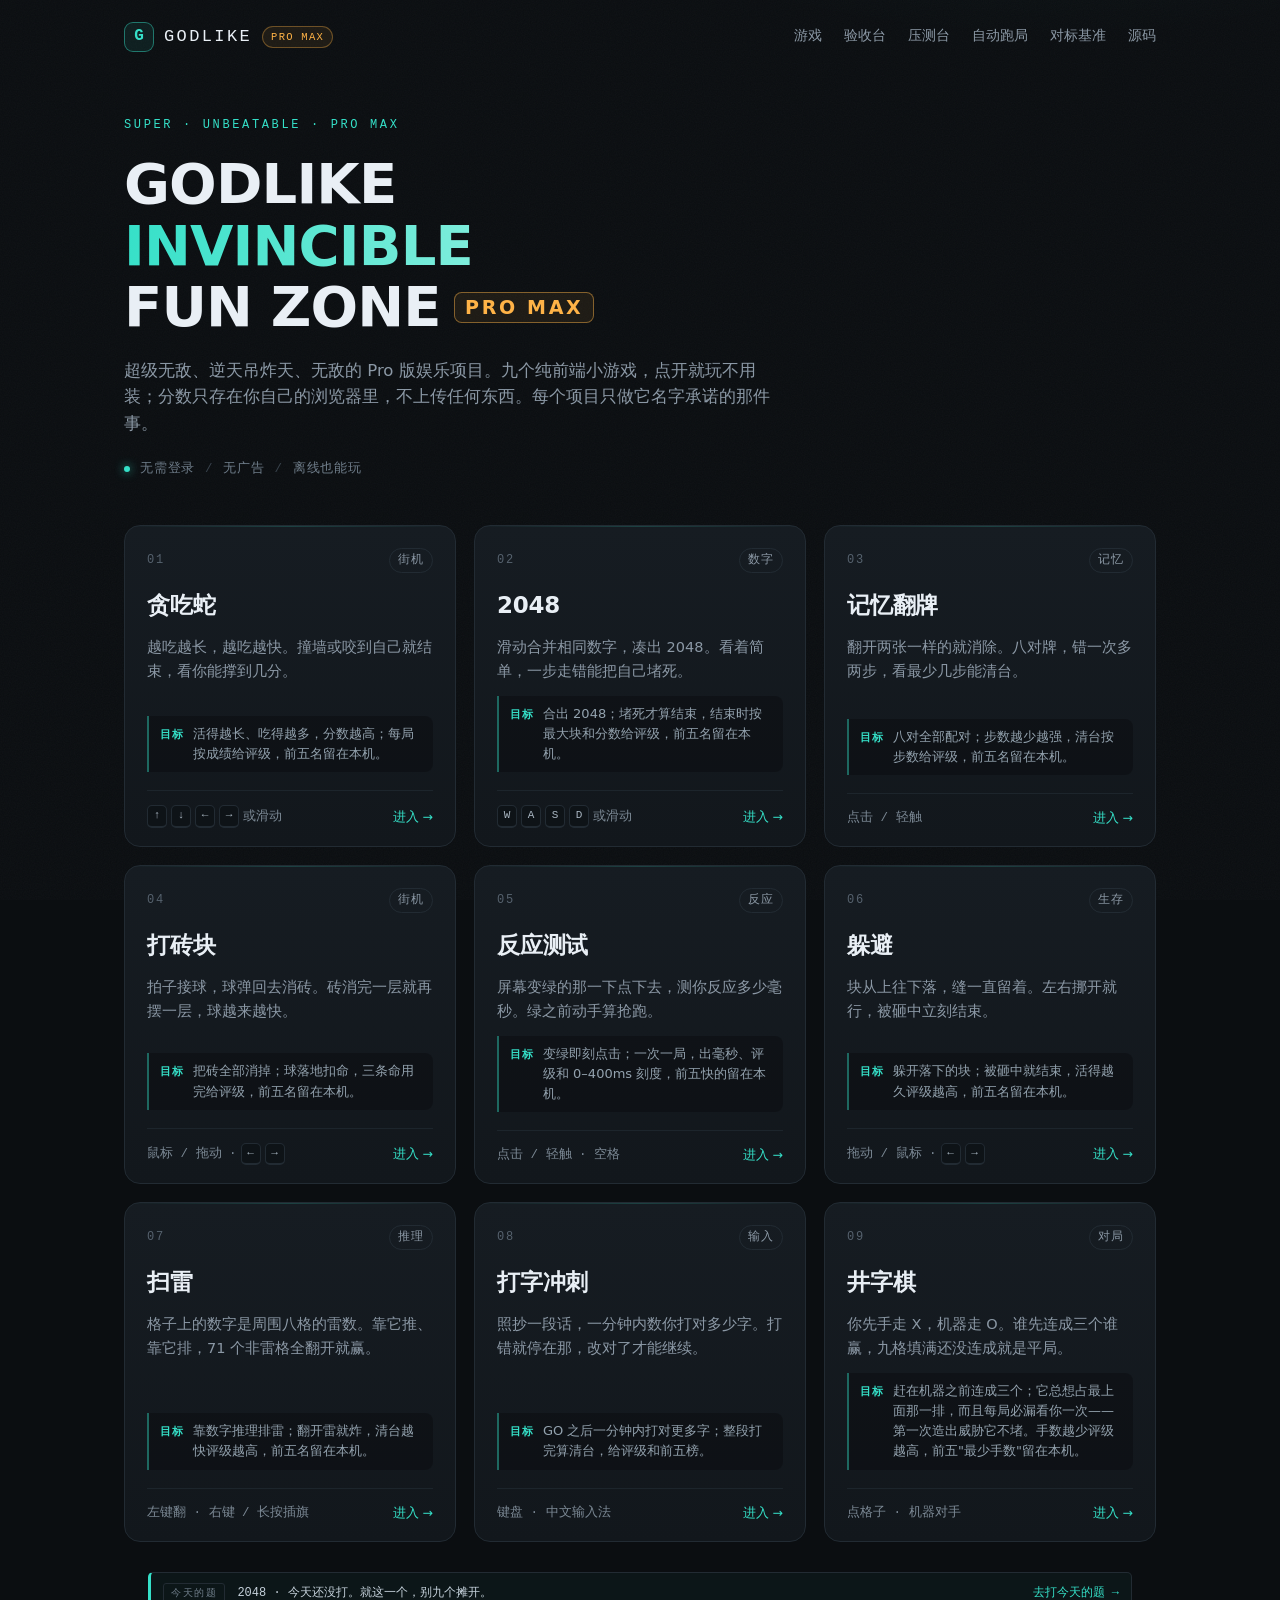
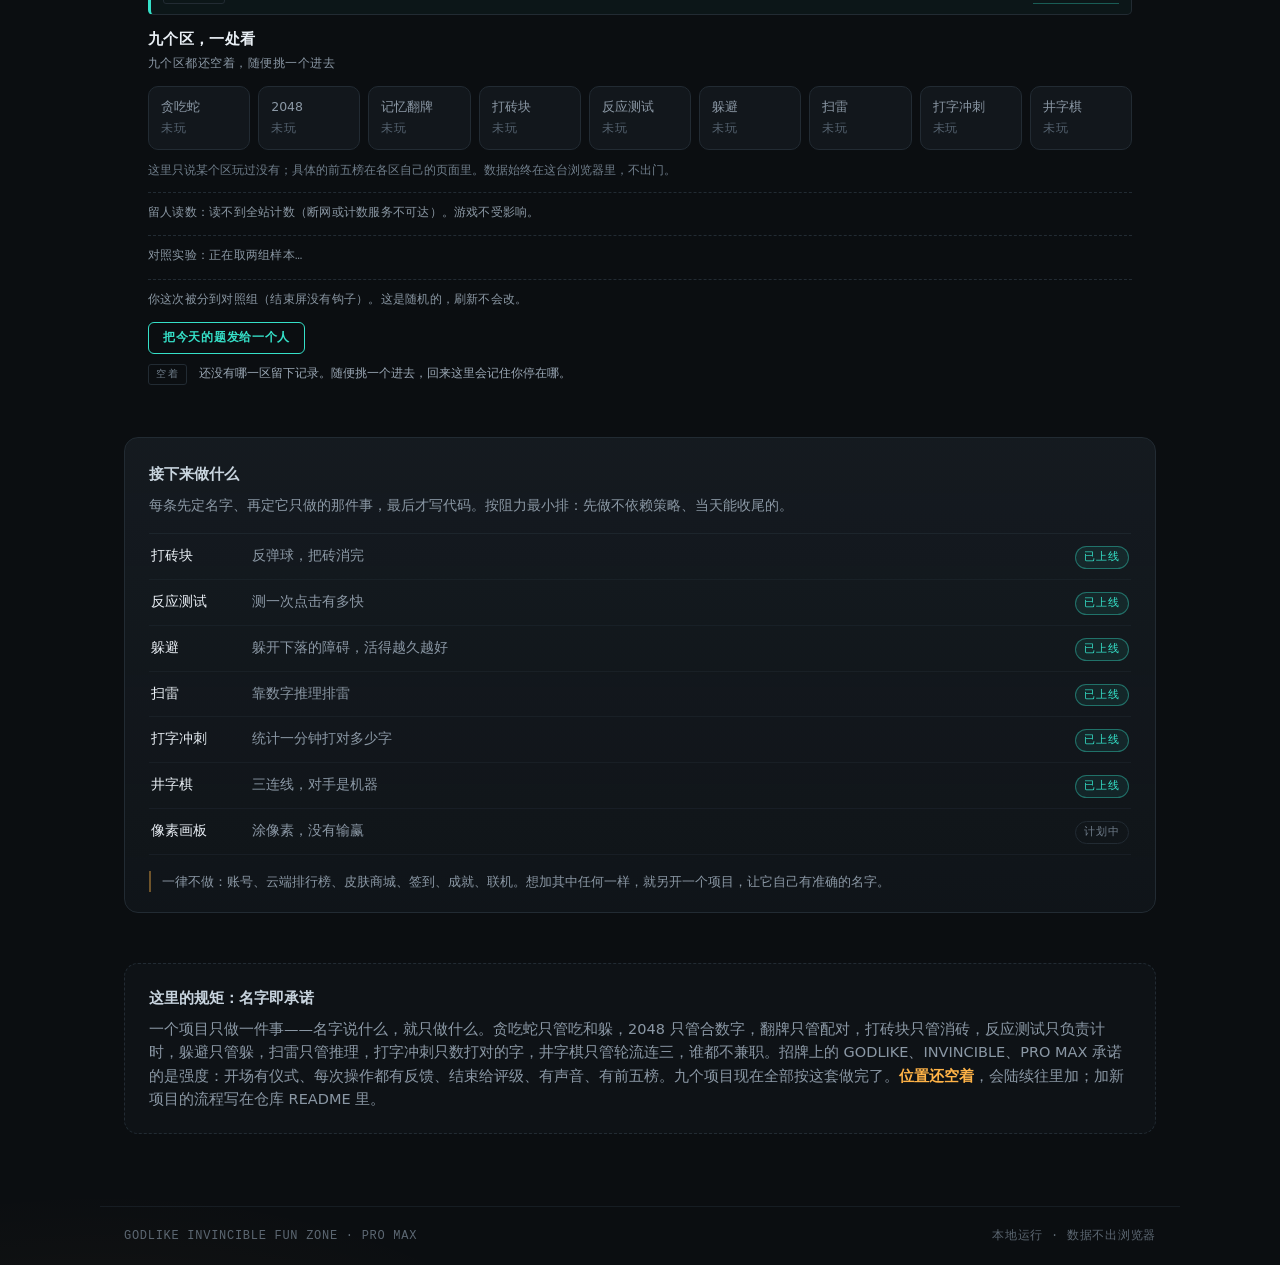
<file: index.html>
<!DOCTYPE html>
<html lang="zh-CN">
<head>
<meta charset="UTF-8">
<meta name="viewport" content="width=device-width, initial-scale=1, viewport-fit=cover">
<title>GODLIKE INVINCIBLE FUN ZONE · PRO MAX</title>
<meta name="description" content="超级无敌逆天吊炸天娱乐项目 Pro 版：贪吃蛇、2048、记忆翻牌、打砖块、反应测试、躲避、扫雷、打字冲刺、井字棋，点开就能玩，无需安装。">
<meta name="theme-color" content="#0b0e11">
<meta property="og:title" content="GODLIKE INVINCIBLE FUN ZONE · PRO MAX">
<meta property="og:description" content="九个点开就能玩的小游戏，无需安装。">
<meta property="og:type" content="website">
<link rel="icon" href="data:image/svg+xml,<svg xmlns='http://www.w3.org/2000/svg' viewBox='0 0 32 32'><rect width='32' height='32' rx='8' fill='%230b0e11'/><text x='16' y='23' font-size='18' text-anchor='middle' fill='%2335e0c8' font-family='monospace'>p</text></svg>">
<link rel="stylesheet" href="assets/portal.css?v=20261128g">
</head>
<body>

<div class="grain" aria-hidden="true"></div>

<header class="top">
  <a class="brand" href="./" aria-label="GODLIKE 首页">
    <span class="brand-mark">G</span>
    <span class="brand-name">Godlike</span>
    <span class="brand-pro">Pro&nbsp;Max</span>
  </a>
  <nav class="top-nav">
    <a href="#games">游戏</a>
    <a href="verify.html">验收台</a>
    <a href="stress.html">压测台</a>
    <a href="auto.html">自动跑局</a>
    <a href="BENCH.md">对标基准</a>
    <a href="https://github.com/MedianiGray/paly" rel="noopener">源码</a>
  </nav>
</header>

<main>
  <section class="hero">
    <p class="kicker">Super · Unbeatable · Pro Max</p>
    <h1>
      <span class="l1">GODLIKE</span>
      <span class="l2 hl">INVINCIBLE</span>
      <span class="l3">FUN ZONE <em>PRO MAX</em></span>
    </h1>
    <p class="lede">超级无敌、逆天吊炸天、无敌的 Pro 版娱乐项目。九个纯前端小游戏，点开就玩不用装；分数只存在你自己的浏览器里，不上传任何东西。每个项目只做它名字承诺的那件事。</p>
    <div class="hero-meta">
      <span class="dot"></span>
      <span>无需登录</span>
      <span class="sep">/</span>
      <span>无广告</span>
      <span class="sep">/</span>
      <span>离线也能玩</span>
    </div>
  </section>

  <section id="games" class="grid" aria-label="游戏列表">

    <a class="card" href="games/snake.html">
      <div class="card-top">
        <span class="num">01</span>
        <span class="tag">街机</span>
      </div>
      <h2>贪吃蛇</h2>
      <p>越吃越长，越吃越快。撞墙或咬到自己就结束，看你能撑到几分。</p>
      <p class="aim"><b>目标</b>活得越长、吃得越多，分数越高；每局按成绩给评级，前五名留在本机。</p>
      <div class="card-foot">
        <span class="keys"><kbd>↑</kbd><kbd>↓</kbd><kbd>←</kbd><kbd>→</kbd> 或滑动</span>
        <span class="go">进入 →</span>
      </div>
    </a>

    <a class="card" href="games/g2048.html">
      <div class="card-top">
        <span class="num">02</span>
        <span class="tag">数字</span>
      </div>
      <h2>2048</h2>
      <p>滑动合并相同数字，凑出 2048。看着简单，一步走错能把自己堵死。</p>
      <p class="aim"><b>目标</b>合出 2048；堵死才算结束，结束时按最大块和分数给评级，前五名留在本机。</p>
      <div class="card-foot">
        <span class="keys"><kbd>W</kbd><kbd>A</kbd><kbd>S</kbd><kbd>D</kbd> 或滑动</span>
        <span class="go">进入 →</span>
      </div>
    </a>

    <a class="card" href="games/memory.html">
      <div class="card-top">
        <span class="num">03</span>
        <span class="tag">记忆</span>
      </div>
      <h2>记忆翻牌</h2>
      <p>翻开两张一样的就消除。八对牌，错一次多两步，看最少几步能清台。</p>
      <p class="aim"><b>目标</b>八对全部配对；步数越少越强，清台按步数给评级，前五名留在本机。</p>
      <div class="card-foot">
        <span class="keys">点击 / 轻触</span>
        <span class="go">进入 →</span>
      </div>
    </a>

    <a class="card" href="games/breakout.html">
      <div class="card-top">
        <span class="num">04</span>
        <span class="tag">街机</span>
      </div>
      <h2>打砖块</h2>
      <p>拍子接球，球弹回去消砖。砖消完一层就再摆一层，球越来越快。</p>
      <p class="aim"><b>目标</b>把砖全部消掉；球落地扣命，三条命用完给评级，前五名留在本机。</p>
      <div class="card-foot">
        <span class="keys">鼠标 / 拖动 · <kbd>←</kbd><kbd>→</kbd></span>
        <span class="go">进入 →</span>
      </div>
    </a>

    <a class="card" href="games/reaction.html">
      <div class="card-top">
        <span class="num">05</span>
        <span class="tag">反应</span>
      </div>
      <h2>反应测试</h2>
      <p>屏幕变绿的那一下点下去，测你反应多少毫秒。绿之前动手算抢跑。</p>
      <p class="aim"><b>目标</b>变绿即刻点击；一次一局，出毫秒、评级和 0–400ms 刻度，前五快的留在本机。</p>
      <div class="card-foot">
        <span class="keys">点击 / 轻触 · 空格</span>
        <span class="go">进入 →</span>
      </div>
    </a>

    <a class="card" href="games/dodge.html">
      <div class="card-top">
        <span class="num">06</span>
        <span class="tag">生存</span>
      </div>
      <h2>躲避</h2>
      <p>块从上往下落，缝一直留着。左右挪开就行，被砸中立刻结束。</p>
      <p class="aim"><b>目标</b>躲开落下的块；被砸中就结束，活得越久评级越高，前五名留在本机。</p>
      <div class="card-foot">
        <span class="keys">拖动 / 鼠标 · <kbd>←</kbd><kbd>→</kbd></span>
        <span class="go">进入 →</span>
      </div>
    </a>

    <a class="card" href="games/minesweeper.html">
      <div class="card-top">
        <span class="num">07</span>
        <span class="tag">推理</span>
      </div>
      <h2>扫雷</h2>
      <p>格子上的数字是周围八格的雷数。靠它推、靠它排，71 个非雷格全翻开就赢。</p>
      <p class="aim"><b>目标</b>靠数字推理排雷；翻开雷就炸，清台越快评级越高，前五名留在本机。</p>
      <div class="card-foot">
        <span class="keys">左键翻 · 右键 / 长按插旗</span>
        <span class="go">进入 →</span>
      </div>
    </a>

    <a class="card" href="games/typing.html">
      <div class="card-top">
        <span class="num">08</span>
        <span class="tag">输入</span>
      </div>
      <h2>打字冲刺</h2>
      <p>照抄一段话，一分钟内数你打对多少字。打错就停在那，改对了才能继续。</p>
      <p class="aim"><b>目标</b>GO 之后一分钟内打对更多字；整段打完算清台，给评级和前五榜。</p>
      <div class="card-foot">
        <span class="keys">键盘 · 中文输入法</span>
        <span class="go">进入 →</span>
      </div>
    </a>

    <a class="card" href="games/tictactoe.html">
      <div class="card-top">
        <span class="num">09</span>
        <span class="tag">对局</span>
      </div>
      <h2>井字棋</h2>
      <p>你先手走 X，机器走 O。谁先连成三个谁赢，九格填满还没连成就是平局。</p>
      <p class="aim"><b>目标</b>赶在机器之前连成三个；它总想占最上面那一排，而且每局必漏看你一次——第一次造出威胁它不堵。手数越少评级越高，前五"最少手数"留在本机。</p>
      <div class="card-foot">
        <span class="keys">点格子 · 机器对手</span>
        <span class="go">进入 →</span>
      </div>
    </a>

  </section>

  <section class="tally-band" aria-label="本机战绩">
    <p class="daily-line" id="daily-line"></p>
    <h3>九个区，一处看</h3>
    <p class="tally-sub" id="tally-sum">正在读本机记录…</p>
    <div class="tally" id="tally"></div>
    <p class="tally-note">这里只说某个区玩过没有；具体的前五榜在各区自己的页面里。数据始终在这台浏览器里，不出门。</p>
    <p class="pulse-line" id="pulse-line">留人读数：正在读全站计数…</p>
    <p class="pulse-line" id="ab-line">对照实验：正在取两组样本…</p>
    <p class="pulse-line" id="arm-line"></p>
    <button class="share-btn" id="share-btn" type="button">把今天的题发给一个人</button>
    <div class="resume-line" id="resume-line"></div>
  </section>

  <section class="roadmap" aria-label="接下来做什么">
    <h3>接下来做什么</h3>
    <p class="roadmap-intro">每条先定名字、再定它只做的那件事，最后才写代码。按阻力最小排：先做不依赖策略、当天能收尾的。</p>
    <ul class="roadmap-list">
      <li><span class="rm-name">打砖块</span><span class="rm-aim">反弹球，把砖消完</span><span class="rm-tag done">已上线</span></li>
      <li><span class="rm-name">反应测试</span><span class="rm-aim">测一次点击有多快</span><span class="rm-tag done">已上线</span></li>
      <li><span class="rm-name">躲避</span><span class="rm-aim">躲开下落的障碍，活得越久越好</span><span class="rm-tag done">已上线</span></li>
      <li><span class="rm-name">扫雷</span><span class="rm-aim">靠数字推理排雷</span><span class="rm-tag done">已上线</span></li>
      <li><span class="rm-name">打字冲刺</span><span class="rm-aim">统计一分钟打对多少字</span><span class="rm-tag done">已上线</span></li>
      <li><span class="rm-name">井字棋</span><span class="rm-aim">三连线，对手是机器</span><span class="rm-tag done">已上线</span></li>
      <li><span class="rm-name">像素画板</span><span class="rm-aim">涂像素，没有输赢</span><span class="rm-tag">计划中</span></li>
    </ul>
    <p class="roadmap-out">一律不做：账号、云端排行榜、皮肤商城、签到、成就、联机。想加其中任何一样，就另开一个项目，让它自己有准确的名字。</p>
  </section>

  <section class="note">
    <h3>这里的规矩：名字即承诺</h3>
    <p>一个项目只做一件事——名字说什么，就只做什么。贪吃蛇只管吃和躲，2048 只管合数字，翻牌只管配对，打砖块只管消砖，反应测试只负责计时，躲避只管躲，扫雷只管推理，打字冲刺只数打对的字，井字棋只管轮流连三，谁都不兼职。招牌上的 GODLIKE、INVINCIBLE、PRO MAX 承诺的是强度：开场有仪式、每次操作都有反馈、结束给评级、有声音、有前五榜。九个项目现在全部按这套做完了。<strong>位置还空着</strong>，会陆续往里加；加新项目的流程写在仓库 README 里。</p>
  </section>
</main>

<footer class="foot">
  <span>GODLIKE INVINCIBLE FUN ZONE · PRO MAX</span>
  <span class="foot-right">本地运行 · 数据不出浏览器</span>
</footer>

<script src="assets/portal.js?v=20261128g" defer></script>
</body>
</html>
</file>
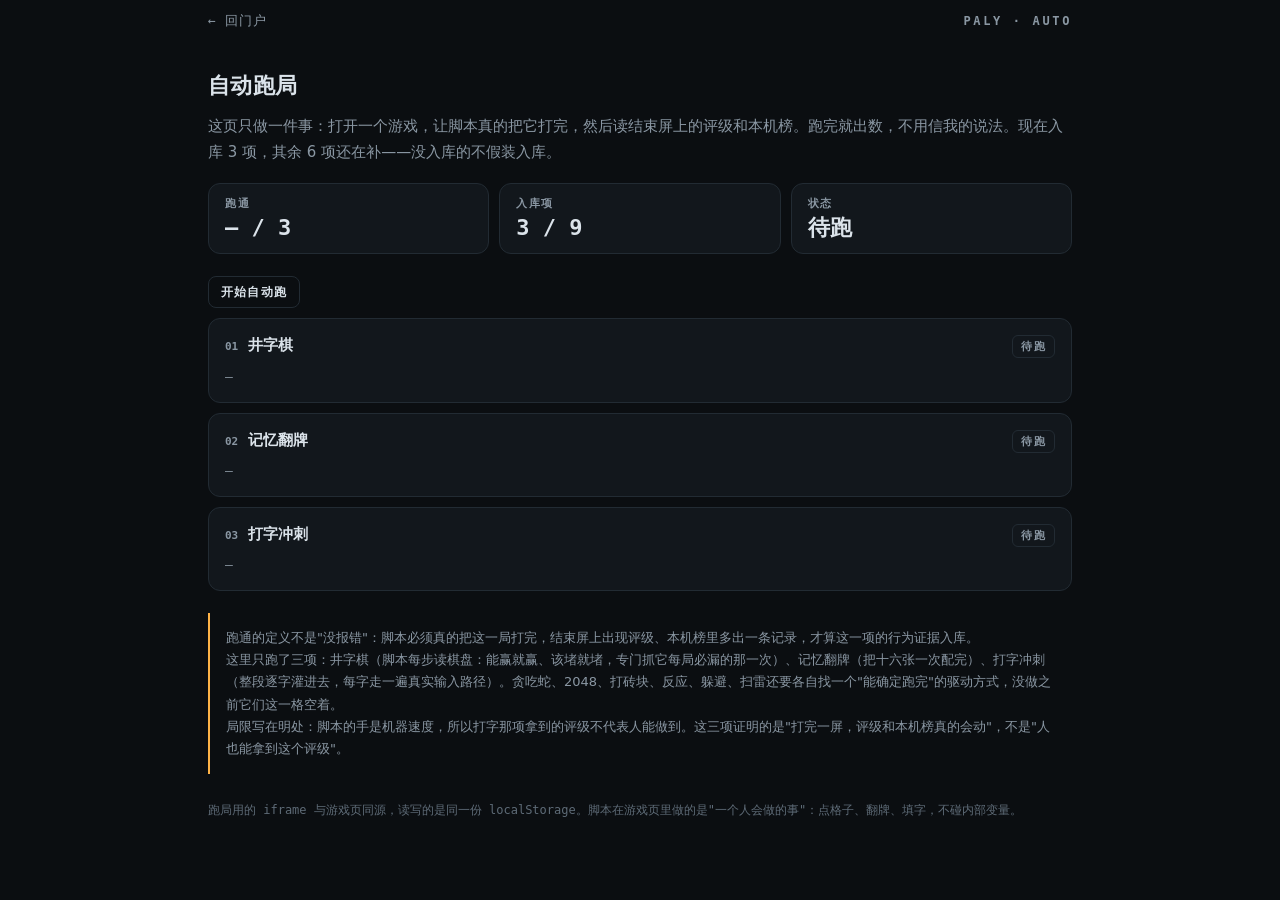
<file: auto.html>
<!doctype html>
<html lang="zh-CN">
<head>
<meta charset="utf-8">
<meta name="viewport" content="width=device-width,initial-scale=1">
<title>Auto · 自动跑局 | PALY · Pro Max</title>
<style>
:root{--bg:#0b0e11;--panel:#12171c;--line:#222b33;--ink:#dbe3ea;--dim:#8a97a3;--accent:#35e0c8;--accent2:#ffb347;--bad:#ff6b57;--mono:ui-monospace,SFMono-Regular,Menlo,Consolas,monospace}
*{box-sizing:border-box}
body{margin:0;background:var(--bg);color:var(--ink);font:15px/1.7 system-ui,-apple-system,"Segoe UI","Microsoft YaHei",sans-serif}
.wrap{max-width:900px;margin:0 auto;padding:20px 18px 60px}
.bar{display:flex;align-items:center;justify-content:space-between;max-width:900px;margin:0 auto;padding:14px 18px}
.back{color:var(--dim);text-decoration:none;font:500 13px/1 var(--mono);letter-spacing:.06em}
.back:hover{color:var(--accent)}
.title{font:600 12px/1 var(--mono);letter-spacing:.22em;color:var(--dim)}
h1{font-size:22px;margin:6px 0 10px;letter-spacing:.02em}
p.lead{color:var(--dim);margin:0 0 18px}
.kpi{display:grid;grid-template-columns:repeat(auto-fit,minmax(140px,1fr));gap:10px;margin:16px 0 22px}
.card{background:var(--panel);border:1px solid var(--line);border-radius:12px;padding:14px 16px}
.card span{display:block;font:600 11px/1 var(--mono);letter-spacing:.14em;color:var(--dim);text-transform:uppercase}
.card b{display:block;margin-top:8px;font:700 22px/1 var(--mono)}
.case{background:var(--panel);border:1px solid var(--line);border-radius:12px;margin:10px 0;padding:14px 16px}
.row{display:flex;align-items:baseline;gap:10px;flex-wrap:wrap}
.idx{font:600 11px/1 var(--mono);color:var(--dim)}
.name{font-weight:600}
.verdict{margin-left:auto;font:700 11px/1 var(--mono);letter-spacing:.12em;padding:5px 8px;border-radius:6px}
.verdict.pass{color:#0b0e11;background:var(--accent)}
.verdict.fail{color:#0b0e11;background:var(--bad)}
.verdict.run{color:var(--dim);border:1px solid var(--line)}
.ev{color:var(--dim);font:13px/1.6 var(--mono);margin-top:8px;word-break:break-all}
.note{margin-top:22px;padding:14px 16px;border-left:2px solid var(--accent2);color:var(--dim);font-size:13px}
.foot{margin-top:26px;color:#5e6b77;font:12px/1.8 var(--mono)}
button{font:600 12px/1 var(--mono);letter-spacing:.1em;color:var(--ink);background:transparent;border:1px solid var(--line);border-radius:8px;padding:9px 12px;cursor:pointer}
button:hover{border-color:var(--accent);color:var(--accent)}
</style>
</head>
<body>
<div class="bar">
  <a class="back" href="index.html">← 回门户</a>
  <span class="title">PALY · AUTO</span>
</div>
<div class="wrap">
<h1>自动跑局</h1>
<p class="lead">这页只做一件事：打开一个游戏，让脚本真的把它打完，然后读结束屏上的评级和本机榜。跑完就出数，不用信我的说法。现在入库 3 项，其余 6 项还在补——没入库的不假装入库。</p>

<div class="kpi">
  <div class="card"><span>跑通</span><b id="k-pass">—</b></div>
  <div class="card"><span>入库项</span><b id="k-total">3 / 9</b></div>
  <div class="card"><span>状态</span><b id="k-state">待跑</b></div>
</div>

<button id="go" type="button">开始自动跑</button>

<div id="list"></div>

<div class="note">
跑通的定义不是"没报错"：脚本必须真的把这一局打完，结束屏上出现评级、本机榜里多出一条记录，才算这一项的行为证据入库。<br>
这里只跑了三项：井字棋（脚本每步读棋盘：能赢就赢、该堵就堵，专门抓它每局必漏的那一次）、记忆翻牌（把十六张一次配完）、打字冲刺（整段逐字灌进去，每字走一遍真实输入路径）。贪吃蛇、2048、打砖块、反应、躲避、扫雷还要各自找一个"能确定跑完"的驱动方式，没做之前它们这一格空着。<br>
局限写在明处：脚本的手是机器速度，所以打字那项拿到的评级不代表人能做到。这三项证明的是"打完一屏，评级和本机榜真的会动"，不是"人也能拿到这个评级"。
</div>

<p class="foot">跑局用的 iframe 与游戏页同源，读写的是同一份 localStorage。脚本在游戏页里做的是"一个人会做的事"：点格子、翻牌、填字，不碰内部变量。</p>
</div>

<script>
(function () {
  'use strict';
  var list = document.getElementById('list');
  var kPass = document.getElementById('k-pass');
  var kState = document.getElementById('k-state');
  var goBtn = document.getElementById('go');

  function runs(w, key) {
    try {
      var a = JSON.parse(w.localStorage.getItem('paly.' + key + '.runs') || '[]');
      return Array.isArray(a) ? a.length : 0;
    } catch (e) { return -1; }
  }

  var TESTS = [
    {
      key: 'tictactoe', name: '井字棋', file: 'games/tictactoe.html', ttl: 24000,
      drive: function (w) {
        var W = [[0, 1, 2], [3, 4, 5], [6, 7, 8], [0, 3, 6], [1, 4, 7], [2, 5, 8], [0, 4, 8], [2, 4, 6]];
        function arr() {
          return Array.prototype.slice.call(w.document.querySelectorAll('.cell'))
            .map(function (c) { return c.textContent.trim(); });
        }
        function three(b, p) {
          for (var i = 0; i < W.length; i++) {
            var l = W[i];
            if (b[l[0]] === p && b[l[1]] === p && b[l[2]] === p) return true;
          }
          return false;
        }
        function choose(b) {
          var i, k, t;
          for (i = 0; i < 9; i++) { if (b[i]) continue; b[i] = 'X'; t = three(b, 'X'); b[i] = ''; if (t) return i; }
          for (i = 0; i < 9; i++) { if (b[i]) continue; b[i] = 'O'; t = three(b, 'O'); b[i] = ''; if (t) return i; }
          var order = [4, 0, 2, 6, 8, 1, 3, 5, 7];
          for (k = 0; k < order.length; k++) { i = order[k]; if (!b[i]) return i; }
          return -1;
        }
        var round = 0;
        (function step() {
          var b = arr();
          if (b.length < 9) { setTimeout(step, 300); return; }
          if (three(b, 'X')) return;
          if (three(b, 'O') || b.every(function (v) { return v; })) {
            if (round < 2) {
              round += 1;
              var a = w.document.getElementById('again');
              if (a) a.click();
              setTimeout(step, 900);
            }
            return;
          }
          var m = choose(b);
          if (m >= 0) {
            var c = w.document.querySelector('[data-i="' + m + '"]');
            if (c) c.click();
          }
          setTimeout(step, 850);
        })();
      },
      done: function (w) { return w.document.body.innerText.indexOf('你赢了') > -1; },
      ev: function (w) {
        var r = w.document.getElementById('resRank');
        return '评级 ' + (r ? r.textContent.trim() : '—') + ' · 本机榜 ' + runs(w, 'tictactoe') + ' 条';
      }
    },
    {
      key: 'memory', name: '记忆翻牌', file: 'games/memory.html', ttl: 16000,
      drive: function (w) {
        setTimeout(function () {
          var cs = Array.prototype.slice.call(w.document.querySelectorAll('.card'));
          var groups = {}, keys = [];
          cs.forEach(function (c) {
            var e = c.querySelector('.face.front').textContent;
            if (!groups[e]) { groups[e] = []; keys.push(e); }
            groups[e].push(c);
          });
          var k = 0;
          (function next() {
            if (k >= keys.length) return;
            var g = groups[keys[k]];
            k += 1;
            if (g[0] && g[1]) { g[0].click(); g[1].click(); }
            setTimeout(next, 320);
          })();
        }, 1400);
      },
      done: function (w) {
        var r = w.document.getElementById('ovRank');
        return !!(r && r.textContent.trim());
      },
      ev: function (w) {
        var r = w.document.getElementById('ovRank');
        return '评级 ' + (r ? r.textContent.trim() : '—') + ' · 本机榜 ' + runs(w, 'memory') + ' 条';
      }
    },
    {
      key: 'typing', name: '打字冲刺', file: 'games/typing.html', ttl: 18000,
      drive: function (w) {
        var b = w.document.getElementById('startBtn');
        if (b) b.click();
        setTimeout(function () {
          var t = Array.prototype.slice.call(w.document.querySelectorAll('#text span'))
            .map(function (s) { return s.textContent; }).join('');
          var inp = w.document.getElementById('input');
          var i = 0;
          // 逐字灌进去，不是一次性赋值：让每一字都走一遍真实的输入路径
          (function step() {
            if (i >= t.length) return;
            i += 1;
            inp.value = t.slice(0, i);
            inp.dispatchEvent(new w.Event('input', { bubbles: true }));
            setTimeout(step, 12);
          })();
        }, 2300);
      },
      done: function (w) {
        var r = w.document.getElementById('resRank');
        return !!(r && r.textContent.trim());
      },
      ev: function (w) {
        var r = w.document.getElementById('resRank');
        var n = w.document.getElementById('resNum');
        return '评级 ' + (r ? r.textContent.trim() : '—') + ' · ' +
          (n ? n.textContent.trim() : '') + ' · 本机榜 ' + runs(w, 'typing') + ' 条';
      }
    }
  ];

  function renderShell() {
    list.innerHTML = '';
    TESTS.forEach(function (t, i) {
      var el = document.createElement('div');
      el.className = 'case';
      el.id = 'case-' + t.key;
      el.innerHTML = '<div class="row"><span class="idx">0' + (i + 1) + '</span>' +
        '<span class="name"></span><span class="verdict run" id="v-' + t.key + '">待跑</span></div>' +
        '<div class="ev" id="e-' + t.key + '">—</div>';
      el.querySelector('.name').textContent = t.name;
      list.appendChild(el);
    });
  }

  function setV(key, cls, txt) {
    var v = document.getElementById('v-' + key);
    v.className = 'verdict ' + cls;
    v.textContent = txt;
  }

  function runOne(t) {
    return new Promise(function (resolve) {
      setV(t.key, 'run', '跑');
      var io = document.createElement('iframe');
      io.style.cssText = 'position:fixed;left:-1200px;top:0;width:900px;height:700px;border:0';
      io.src = t.file;
      var finished = false;
      var t0 = Date.now();
      io.onload = function () {
        setTimeout(function () { try { t.drive(io.contentWindow); } catch (e) {} }, 200);
      };
      document.body.appendChild(io);

      (function poll() {
        if (finished) return;
        var w = io.contentWindow;
        var ok = false;
        try { ok = t.done(w); } catch (e) { ok = false; }
        if (ok) {
          finished = true;
          var ev = '';
          try { ev = t.ev(w); } catch (e) { ev = '读数失败'; }
          document.getElementById('e-' + t.key).textContent = ev;
          setV(t.key, 'pass', 'PASS');
          io.remove();
          resolve(true);
          return;
        }
        if (Date.now() - t0 > t.ttl) {
          finished = true;
          var cur = '';
          try { cur = '超时 · ' + (w.document.body.innerText || '').slice(0, 60).replace(/\n/g, ' '); } catch (e) { cur = '超时'; }
          document.getElementById('e-' + t.key).textContent = cur;
          setV(t.key, 'fail', 'FAIL');
          io.remove();
          resolve(false);
          return;
        }
        setTimeout(poll, 250);
      })();
    });
  }

  goBtn.addEventListener('click', function () {
    goBtn.disabled = true;
    renderShell();
    kPass.textContent = '0 / ' + TESTS.length;
    kState.textContent = '跑中';
    var n = 0, pass = 0;
    (function next(i) {
      if (i >= TESTS.length) {
        kPass.textContent = pass + ' / ' + TESTS.length;
        kState.textContent = pass === TESTS.length ? '全通' : '有项没过';
        goBtn.disabled = false;
        return;
      }
      runOne(TESTS[i]).then(function (ok) {
        n += 1;
        if (ok) pass += 1;
        kPass.textContent = pass + ' / ' + TESTS.length;
        next(i + 1);
      });
    })(0);
  });

  renderShell();
  kPass.textContent = '— / ' + TESTS.length;
})();
</script>
</body>
</html>
</file>
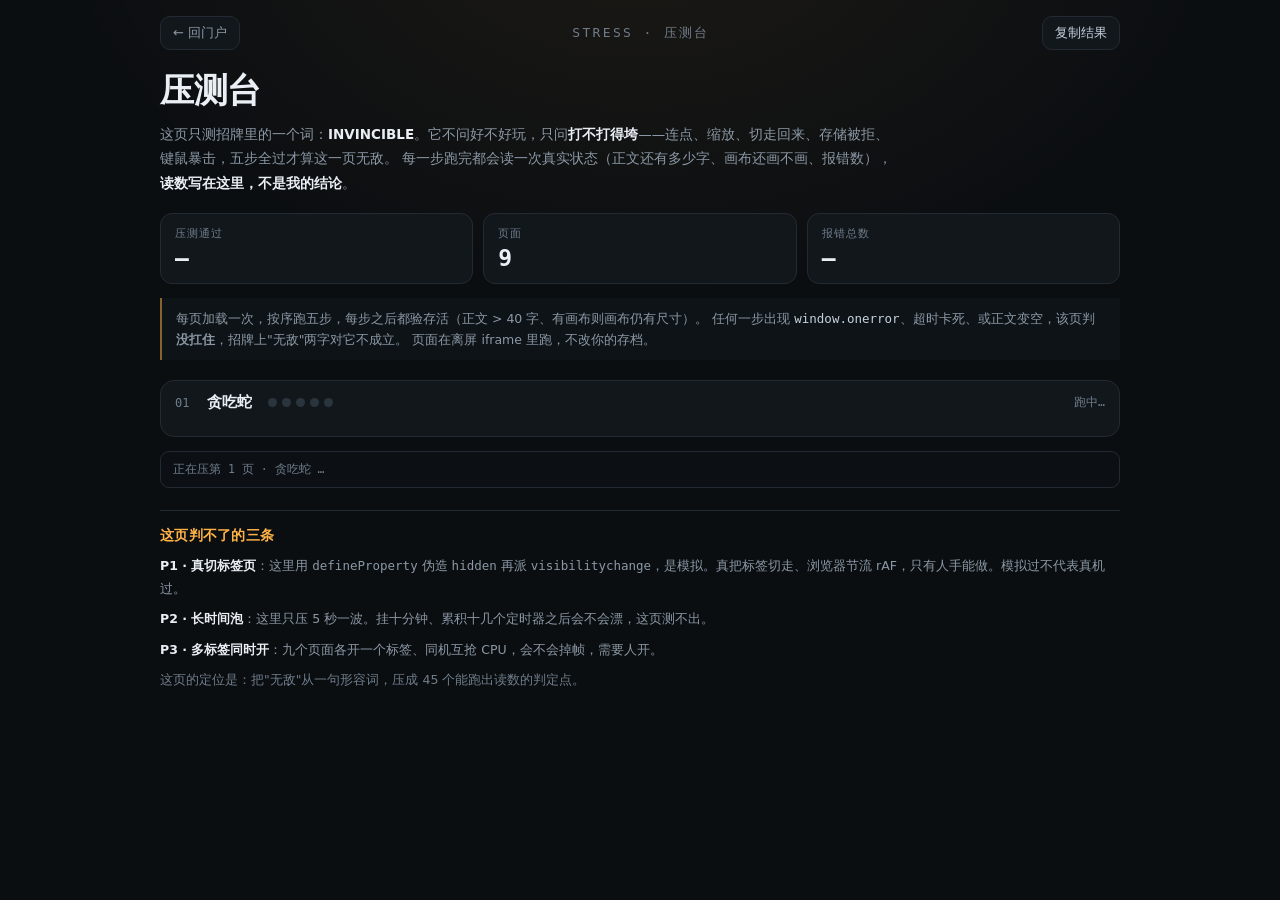
<file: stress.html>
<!DOCTYPE html>
<html lang="zh-CN">
<head>
<meta charset="UTF-8">
<meta name="viewport" content="width=device-width, initial-scale=1, viewport-fit=cover">
<title>压测台 · INVINCIBLE</title>
<meta name="theme-color" content="#0b0e11">
<link rel="icon" href="data:image/svg+xml,<svg xmlns='http://www.w3.org/2000/svg' viewBox='0 0 32 32'><rect width='32' height='32' rx='8' fill='%230b0e11'/><path d='M16 6l8 20H8z' stroke='%23ffb347' stroke-width='3' fill='none'/></svg>">
<style>
:root{
  --bg:#0b0e11; --panel:#12171c; --line:#222b33; --ink:#e9eff5; --dim:#8b98a5;
  --accent:#35e0c8; --accent-2:#ffb347; --bad:#ff6b57; --warn:#ffb347; --mono:ui-monospace,"Cascadia Code","SF Mono",Consolas,monospace;
}
*{box-sizing:border-box}
body{
  margin:0; min-height:100vh;
  background:radial-gradient(900px 600px at 50% -10%,rgba(255,179,71,.07),transparent 65%),var(--bg);
  color:var(--ink); font-family:system-ui,-apple-system,"Segoe UI","Microsoft YaHei",sans-serif;
  display:flex; flex-direction:column; align-items:center;
  padding:16px 16px 40px; -webkit-font-smoothing:antialiased;
}
.bar{width:min(100%,960px); display:flex; align-items:center; justify-content:space-between; gap:10px; margin-bottom:18px}
.back{
  display:inline-flex; align-items:center; gap:7px; padding:7px 12px; border:1px solid var(--line);
  border-radius:10px; color:var(--dim); text-decoration:none; font-size:13px; background:var(--panel);
}
.back:hover{color:var(--ink); border-color:rgba(255,179,71,.45)}
.title{font-family:var(--mono); font-size:13px; letter-spacing:.18em; color:#6f7d8a}
button{
  font-family:inherit; font-size:13px; color:#c6d3de; background:var(--panel);
  border:1px solid var(--line); border-radius:10px; padding:7px 12px; cursor:pointer;
}
button:hover{border-color:rgba(255,179,71,.45); color:var(--ink)}

.wrap{width:min(100%,960px)}
h1{font-size:clamp(24px,4vw,34px); margin:0 0 8px; letter-spacing:-.01em}
.lede{color:var(--dim); font-size:13.5px; line-height:1.8; margin:0 0 18px; max-width:740px}
.lede b{color:var(--ink)}

.sum{display:grid; grid-template-columns:repeat(auto-fit,minmax(150px,1fr)); gap:10px; margin-bottom:10px}
.kpi{padding:12px 14px; border:1px solid var(--line); border-radius:12px; background:var(--panel)}
.kpi span{display:block; font-size:11px; letter-spacing:.1em; color:#6f7d8a}
.kpi b{display:block; font-family:var(--mono); font-size:23px; margin-top:4px; font-variant-numeric:tabular-nums}
.kpi.bad{border-color:rgba(255,107,87,.45)} .kpi.bad b{color:var(--bad)}
.kpi.good{border-color:rgba(53,224,200,.4)} .kpi.good b{color:var(--accent)}
.kpi.warn{border-color:rgba(255,179,71,.45)} .kpi.warn b{color:var(--warn)}

.note{
  margin:14px 0 20px; padding:10px 14px; border-left:2px solid rgba(255,179,71,.5);
  background:rgba(18,23,28,.6); font-size:12.5px; color:#8b98a5; line-height:1.7;
}
.note code{font-family:var(--mono); color:#c6d3de}

.g{width:100%; border:1px solid var(--line); border-radius:14px; background:var(--panel); margin-bottom:10px; overflow:hidden}
.g-h{display:flex; align-items:center; gap:12px; padding:12px 14px; user-select:none}
.g-n{font-family:var(--mono); font-size:12px; color:#6f7d8a; width:20px}
.g-t{font-size:15px; font-weight:600}
.g-dots{display:flex; gap:5px; margin-left:4px}
.dot{width:9px; height:9px; border-radius:50%; background:#2a343d}
.dot.on{background:var(--accent); box-shadow:0 0 8px rgba(53,224,200,.55)}
.dot.warn{background:var(--warn); box-shadow:0 0 8px rgba(255,179,71,.5)}
.dot.off{background:var(--bad); box-shadow:0 0 8px rgba(255,107,87,.5)}
.g-sm{margin-left:auto; font-family:var(--mono); font-size:11.5px; color:#6f7d8a}
.g-sm.ok{color:var(--accent)} .g-sm.no{color:var(--bad)} .g-sm.warn{color:var(--warn)}

.rows{padding:0 14px 12px}
.row{padding:8px 0; border-top:1px solid rgba(255,255,255,.05); font-size:12.5px}
.row-top{display:flex; align-items:baseline; gap:8px; flex-wrap:wrap}
.mark{font-family:var(--mono); font-size:11px; width:34px; flex:0 0 auto}
.mark.ok{color:var(--accent)} .mark.no{color:var(--bad)} .mark.warn{color:var(--warn)} .mark.wa{color:#6f7d8a}
.row-t{color:#c6d3de}
.row-w{color:#6f7d8a; font-size:11.5px}
.ev{
  margin:6px 0 0 42px; padding:7px 9px; border-radius:7px; background:#0c1014; border:1px solid #171e25;
  font-family:var(--mono); font-size:11.5px; color:#9fb0bf; line-height:1.6; word-break:break-word;
}
.ev em{color:var(--accent-2); font-style:normal}

.foot{margin-top:22px; border-top:1px solid var(--line); padding-top:16px}
.foot h2{font-size:14px; color:var(--accent-2); margin:0 0 10px; letter-spacing:.02em}
.foot p{color:#8b98a5; font-size:12.5px; line-height:1.8; margin:0 0 8px}
.foot b{color:#e9eff5}
#log{margin-top:14px; padding:10px 12px; border-radius:9px; border:1px solid var(--line); background:#0c1014;
  font-family:var(--mono); font-size:11.5px; color:#6f7d8a; max-height:150px; overflow:auto; white-space:pre-wrap}
</style>
</head>
<body>
<div class="bar">
  <a class="back" href="index.html">&larr; 回门户</a>
  <div class="title">STRESS &middot; 压测台</div>
  <button id="copy">复制结果</button>
</div>

<div class="wrap">
  <h1>压测台</h1>
  <p class="lede">
    这页只测招牌里的一个词：<b>INVINCIBLE</b>。它不问好不好玩，只问<b>打不打得垮</b>——连点、缩放、切走回来、存储被拒、键鼠暴击，五步全过才算这一页无敌。
    每一步跑完都会读一次真实状态（正文还有多少字、画布还画不画、报错数），<b>读数写在这里，不是我的结论</b>。
  </p>

  <div class="sum">
    <div class="kpi" id="k1"><span>压测通过</span><b>—</b></div>
    <div class="kpi" id="k2"><span>页面</span><b>9</b></div>
    <div class="kpi" id="k3"><span>报错总数</span><b>—</b></div>
  </div>

  <div class="note">
    每页加载一次，按序跑五步，每步之后都验存活（正文 &gt; 40 字、有画布则画布仍有尺寸）。
    任何一步出现 <code>window.onerror</code>、超时卡死、或正文变空，该页判 <b>没扛住</b>，招牌上"无敌"两字对它不成立。
    页面在离屏 iframe 里跑，不改你的存档。
  </div>

  <div id="list"></div>

  <div id="log">准备中…</div>

  <div class="foot">
    <h2>这页判不了的三条</h2>
    <p><b>P1 &middot; 真切标签页</b>：这里用 <code>defineProperty</code> 伪造 <code>hidden</code> 再派 <code>visibilitychange</code>，是模拟。真把标签切走、浏览器节流 rAF，只有人手能做。模拟过不代表真机过。</p>
    <p><b>P2 &middot; 长时间泡</b>：这里只压 5 秒一波。挂十分钟、累积十几个定时器之后会不会漂，这页测不出。</p>
    <p><b>P3 &middot; 多标签同时开</b>：九个页面各开一个标签、同机互抢 CPU，会不会掉帧，需要人开。</p>
    <p style="color:#6f7d8a">这页的定位是：把"无敌"从一句形容词，压成 45 个能跑出读数的判定点。</p>
  </div>
</div>

<script>
(function(){
  var PAGES=[
    {n:'贪吃蛇',   p:'games/snake.html'},
    {n:'2048',     p:'games/g2048.html'},
    {n:'记忆翻牌', p:'games/memory.html'},
    {n:'打砖块',   p:'games/breakout.html'},
    {n:'反应测试', p:'games/reaction.html'},
    {n:'躲避',     p:'games/dodge.html'},
    {n:'扫雷',     p:'games/minesweeper.html'},
    {n:'打字冲刺', p:'games/typing.html'},
    {n:'井字棋',   p:'games/tictactoe.html'}
  ];
  var STEPS=['spam','resize','hide','storage','input'];
  var CN={spam:'连点 100 次', resize:'缩放抖动 40 次', hide:'切走 1.5 秒再回来',
          storage:'存储被拒后继续操作', input:'键鼠暴击 300 次'};

  var list=document.getElementById('list');
  var logEl=document.getElementById('log');
  var passN=0, judgeN=0, warnN=0, failN=0, errN=0;

  function sleep(ms){ return new Promise(function(r){ setTimeout(r, ms); }); }
  function uniq(a){ return a.filter(function(x,i){ return a.indexOf(x)===i; }); }
  function log(s){ logEl.textContent = s; }

  function mkCard(i,pg){
    var el=document.createElement('div'); el.className='g';
    el.innerHTML='<div class="g-h"><span class="g-n">'+String(i+1).padStart(2,'0')+'</span>'+
      '<span class="g-t">'+pg.n+'</span><span class="g-dots" id="d'+i+'">'+
      STEPS.map(function(){return '<span class="dot"></span>'}).join('')+
      '</span><span class="g-sm" id="s'+i+'">跑中…</span></div><div class="rows" id="r'+i+'"></div>';
    list.appendChild(el);
    return el;
  }

  function addRow(i,cls,mark,t,d,w){
    var rows=document.getElementById('r'+i);
    var r=document.createElement('div'); r.className='row';
    r.innerHTML='<div class="row-top"><span class="mark '+cls+'">'+mark+'</span>'+
      '<span class="row-t">'+t+'</span><span class="row-w">'+d+'</span></div>'+
      (w? '<div class="ev">'+w+'</div>' : '');
    rows.appendChild(r);
  }

  function dot(i,si,cls){
    var d=document.getElementById('d'+i).children[si];
    d.className='dot '+cls;
  }

  function update(){
    document.getElementById('k1').innerHTML='<span>压测通过</span><b>'+passN+'/'+judgeN+'</b>';
    document.getElementById('k3').innerHTML='<span>报错总数</span><b>'+errN+'</b>';
    var k1=document.getElementById('k1');
    k1.className='kpi '+(failN? 'bad' : (warnN? 'warn':'good'));
  }

  function alive(io){
    var d=io.d, b=d.body;
    var txt=((b&&b.innerText)||'').replace(/\s+/g,'').length;
    var cvs=Array.prototype.slice.call(d.querySelectorAll('canvas'));
    var cvsOk = cvs.length? cvs.some(function(c){ return c.width>0 && c.height>0; }) : null;
    return { txt:txt, cvs:cvs, cvsOk:cvsOk, ok: txt>40 && (cvsOk===null || cvsOk===true) };
  }

  function load(pg){
    return new Promise(function(res){
      var f=document.createElement('iframe');
      f.style.cssText='position:absolute;left:-9999px;top:0;width:1024px;height:800px;border:0';
      f.src=pg;
      document.body.appendChild(f);
      var settled=false;
      var t=setTimeout(function(){ if(!settled){ settled=true; res({f:f, fail:'8 秒内没加载出来'}); } }, 8000);
      f.onload=function(){
        if(settled) return; settled=true; clearTimeout(t);
        setTimeout(function(){
          var w=f.contentWindow, d=w.document, errs=[];
          try{
            w.addEventListener('error', function(e){ errs.push('error:'+((e&&e.message)||'?')); });
            w.addEventListener('unhandledrejection', function(e){ errs.push('reject:'+((e&&e.reason&&e.reason.message)||(e&&e.reason)||'')); });
          }catch(e){}
          res({f:f, w:w, d:d, errs:errs});
        }, 500);
      };
    });
  }

  function timeout(p, ms, label){
    return Promise.race([p, new Promise(function(_,rej){ setTimeout(function(){ rej(new Error('超时 '+ms+'ms（'+label+'）')); }, ms); })]);
  }

  var FN={};

  FN.spam=async function(io){
    var d=io.d, w=io.w;
    var btns=Array.prototype.slice.call(d.querySelectorAll('button'));
    var cvs=d.querySelectorAll('canvas');
    var cx=100, cy=100;
    if(cvs.length){ var rc=cvs[0].getBoundingClientRect(); cx=rc.left+rc.width/2; cy=rc.top+rc.height/2; }
    for(var i=0;i<100;i++){
      try{
        if(btns.length){ btns[i%btns.length].click(); }
        else{
          var P=(w.PointerEvent||w.MouseEvent);
          d.dispatchEvent(new P('pointerdown',{clientX:cx,clientY:cy,bubbles:true,pointerId:1}));
          d.dispatchEvent(new P('pointerup',  {clientX:cx,clientY:cy,bubbles:true,pointerId:1}));
        }
      }catch(e){ return { ok:false, note:'第 '+(i+1)+' 次点击抛错：'+e.message }; }
    }
    await sleep(900);
    return { ok:true, note:'100 次连点后仍可交互' };
  };

  FN.resize=async function(io){
    var f=io.f, ws=[320,1280,420,900,360,1100];
    for(var i=0;i<40;i++){ f.style.width=(ws[i%ws.length]+(i%2?14:-14))+'px'; }
    await sleep(600);
    return { ok:true, note:'320↔1280 同步抖 40 次' };
  };

  FN.hide=async function(io){
    var d=io.d, w=io.w;
    try{
      Object.defineProperty(d,'hidden',{configurable:true,get:function(){return true}});
      Object.defineProperty(d,'visibilityState',{configurable:true,get:function(){return 'hidden'}});
    }catch(e){ return { ok:false, note:'伪造 hidden 失败：'+e.message }; }
    d.dispatchEvent(new w.Event('visibilitychange'));
    await sleep(1500);
    try{
      Object.defineProperty(d,'hidden',{configurable:true,get:function(){return false}});
      Object.defineProperty(d,'visibilityState',{configurable:true,get:function(){return 'visible'}});
    }catch(e){}
    d.dispatchEvent(new w.Event('visibilitychange'));
    await sleep(800);
    return { ok:true, note:'隐藏 1.5s 再切回，无异常' };
  };

  FN.storage=async function(io){
    var w=io.w, d=io.d, proto=null, hits=0;
    try{ proto = w.localStorage ? Object.getPrototypeOf(w.localStorage) : null; }catch(e){}
    if(!proto){ try{ proto=w.Storage.prototype; }catch(e){} }
    if(!proto || typeof proto.setItem!=='function') return { ok:true, skip:true, note:'取不到 Storage.prototype，无法注入（未判定）' };
    var os=proto.setItem, og=proto.getItem;
    proto.setItem=function(){ hits++; throw new Error('QUOTA_BLOCKED'); };
    proto.getItem=function(){ hits++; throw new Error('QUOTA_BLOCKED'); };
    var btns=d.querySelectorAll('button'), cvs=d.querySelectorAll('canvas');
    for(var i=0;i<20;i++){
      try{
        if(btns.length){ btns[i%btns.length].click(); }
        else if(cvs.length){
          var rc=cvs[0].getBoundingClientRect();
          var P=(w.PointerEvent||w.MouseEvent);
          d.dispatchEvent(new P('pointerdown',{clientX:rc.left+rc.width/2,clientY:rc.top+rc.height/2,bubbles:true,pointerId:1}));
        }
      }catch(e){}
    }
    await sleep(900);
    proto.setItem=os; proto.getItem=og;
    if(hits===0) return { ok:true, skip:true, note:'这一段没触碰存档，无从判定' };
    return { ok:true, note:'存储抛错 '+hits+' 次，页面仍活' };
  };

  FN.input=async function(io){
    var w=io.w, d=io.d;
    var keys=['ArrowUp','ArrowDown','ArrowLeft','ArrowRight',' ','Enter','a','z','1','Escape','Backspace','Tab'];
    var target=(d.activeElement&&d.activeElement!==d.body)? d.activeElement : (d.body||d);
    for(var i=0;i<200;i++){
      try{
        target.dispatchEvent(new w.KeyboardEvent('keydown',{key:keys[i%keys.length],code:'K'+(i%12),bubbles:true}));
      }catch(e){ return { ok:false, note:'键盘注入抛错：'+e.message }; }
    }
    var cvs=d.querySelectorAll('canvas');
    if(cvs.length){
      var rc=cvs[0].getBoundingClientRect();
      var P=(w.PointerEvent||w.MouseEvent);
      for(var j=0;j<100;j++){
        try{
          var x=rc.left+Math.random()*rc.width, y=rc.top+Math.random()*rc.height;
          d.dispatchEvent(new P('pointerdown',{clientX:x,clientY:y,bubbles:true,pointerId:1}));
          if(j%3===0) d.dispatchEvent(new P('pointermove',{clientX:x,clientY:y,bubbles:true,pointerId:1}));
          d.dispatchEvent(new P('pointerup',  {clientX:x,clientY:y,bubbles:true,pointerId:1}));
        }catch(e){}
      }
    }
    await sleep(500);
    return { ok:true, note:'200 键 + 100 次乱点后仍活' };
  };

  async function run(){
    var i;
    for(i=0;i<PAGES.length;i++){
      var pg=PAGES[i];
      mkCard(i,pg);
      log('正在压第 '+(i+1)+' 页 · '+pg.n+' …');
      var io=await load(pg.p);
      if(io.fail){
        addRow(i,'warn','WARN',pg.n,'没测到（不算通过）',io.fail);
        document.getElementById('s'+i).className='g-sm warn';
        document.getElementById('s'+i).textContent='没测到';
        judgeN++; warnN++; update();
        if(io.f&&io.f.remove) io.f.remove();
        continue;
      }
      var okAll=true, warnAll=false;
      for(var s=0;s<STEPS.length;s++){
        var step=STEPS[s], baseErr=io.errs.length, r={ok:true};
        try{ r=await timeout(FN[step](io), 7000, CN[step]); }
        catch(e){ r={ok:false, note:e.message}; }
        var newErrs=io.errs.length-baseErr;
        var al=alive(io);
        var cls, mark, note;
        if(!r.ok){ cls='no'; mark='FAIL'; note=r.note||'没跑完'; }
        else if(newErrs>0){ cls='no'; mark='FAIL'; note=uniq(io.errs.slice(baseErr)).slice(-2).join(' | '); }
        else if(!al.ok){ cls='no'; mark='FAIL'; note='压测后页面空了/画布失效（正文 '+al.txt+' 字）'; }
        else if(r.skip){ cls='warn'; mark='WARN'; note=r.note; }
        else { cls='ok'; mark='PASS'; note=(r.note||'')+' · 正文 '+al.txt+' 字'; }

        errN += newErrs;
        judgeN++;
        if(cls==='ok') passN++;
        else if(cls==='warn'){ warnN++; passN++; }
        else { failN++; okAll=false; }
        dot(i,s,cls);
        addRow(i,cls,mark,CN[step],'', '<em>'+(note||'')+'</em>');
        update();
      }
      document.getElementById('s'+i).className='g-sm '+(okAll?'ok':'no');
      document.getElementById('s'+i).textContent=okAll? '全过' : '没扛住';
      try{ io.f.remove(); }catch(e){}
      await sleep(300);
    }
    log('跑完 '+PAGES.length+' 页，'+judgeN+' 个判定点，通过 '+passN+' 个'+(warnN?('，'+warnN+' 个没测到'):'')+(failN?('，'+failN+' 个没扛住'):'')+'。');
    document.getElementById('k2').innerHTML='<span>页面</span><b>'+PAGES.length+'</b>';
  }

  document.getElementById('copy').addEventListener('click', function(){
    var t='STRESS · INVINCIBLE · '+new Date().toLocaleString()+'\n';
    Array.prototype.forEach.call(list.querySelectorAll('.g'), function(g){
      t+='\n'+g.querySelector('.g-t').textContent+'\n';
      Array.prototype.forEach.call(g.querySelectorAll('.row'), function(r){
        t+='  '+r.querySelector('.mark').textContent+'  '+r.querySelector('.row-t').textContent+'  '+r.querySelector('.ev, .row-w').textContent+'\n';
      });
    });
    t+='\n'+logEl.textContent;
    if(navigator.clipboard) navigator.clipboard.writeText(t);
    log('已复制到剪贴板。');
  });

  run();
})();
</script>
</body>
</html>
</file>
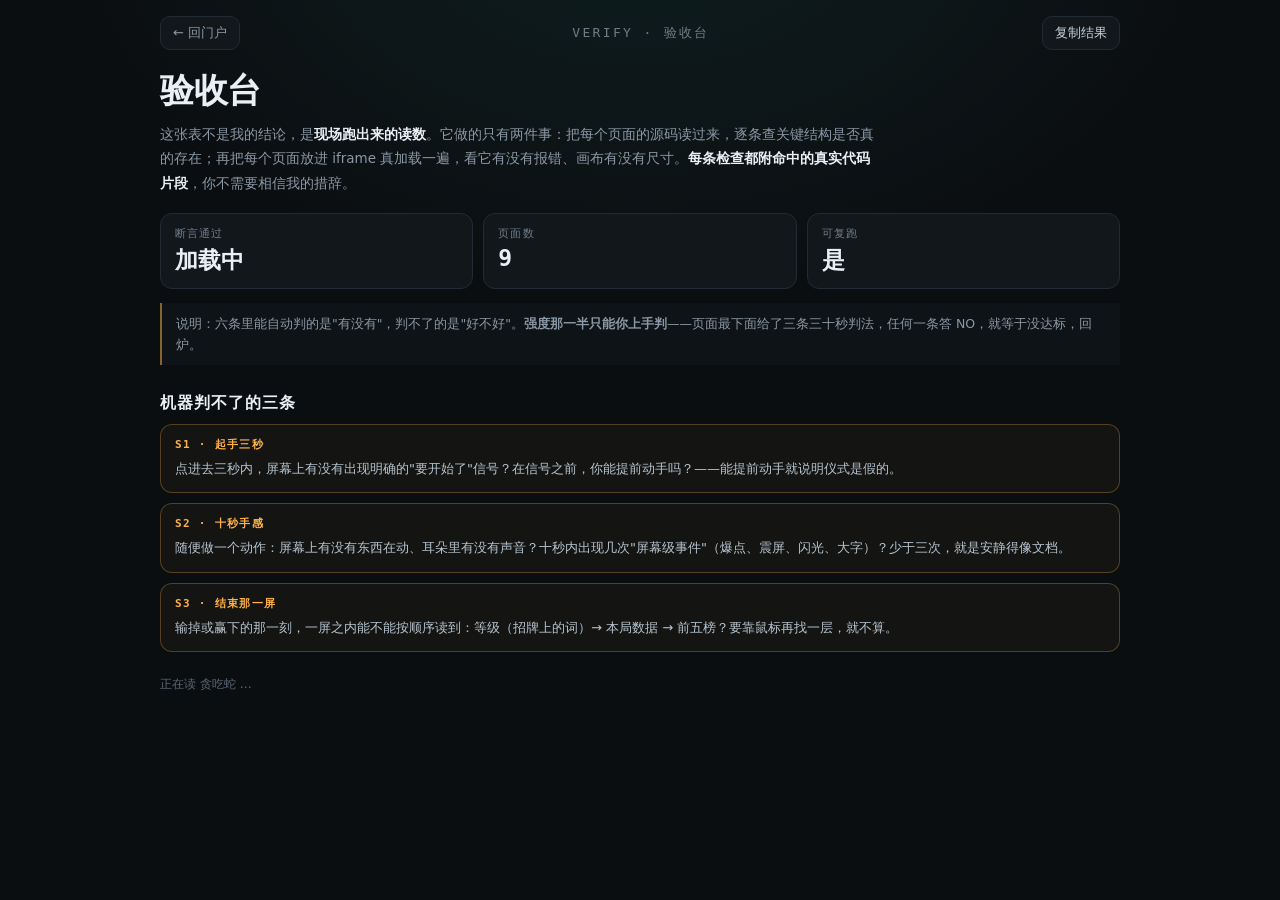
<file: verify.html>
<!DOCTYPE html>
<html lang="zh-CN">
<head>
<meta charset="UTF-8">
<meta name="viewport" content="width=device-width, initial-scale=1, viewport-fit=cover">
<title>验收台 · VERIFY</title>
<meta name="theme-color" content="#0b0e11">
<link rel="icon" href="data:image/svg+xml,<svg xmlns='http://www.w3.org/2000/svg' viewBox='0 0 32 32'><rect width='32' height='32' rx='8' fill='%230b0e11'/><path d='M8 17l5 5 11-13' stroke='%2335e0c8' stroke-width='3' fill='none'/></svg>">
<style>
:root{
  --bg:#0b0e11; --panel:#12171c; --line:#222b33; --ink:#e9eff5; --dim:#8b98a5;
  --accent:#35e0c8; --accent-2:#ffb347; --bad:#ff6b57; --mono:ui-monospace,"Cascadia Code","SF Mono",Consolas,monospace;
}
*{box-sizing:border-box}
body{
  margin:0; min-height:100vh;
  background:radial-gradient(900px 600px at 50% -10%,rgba(53,224,200,.08),transparent 65%),var(--bg);
  color:var(--ink); font-family:system-ui,-apple-system,"Segoe UI","Microsoft YaHei",sans-serif;
  display:flex; flex-direction:column; align-items:center;
  padding:16px 16px 40px; -webkit-font-smoothing:antialiased;
}
.bar{width:min(100%,960px); display:flex; align-items:center; justify-content:space-between; gap:10px; margin-bottom:18px}
.back{
  display:inline-flex; align-items:center; gap:7px; padding:7px 12px; border:1px solid var(--line);
  border-radius:10px; color:var(--dim); text-decoration:none; font-size:13px; background:var(--panel);
}
.back:hover{color:var(--ink); border-color:rgba(53,224,200,.4)}
.title{font-family:var(--mono); font-size:13px; letter-spacing:.18em; color:#6f7d8a}
button{
  font-family:inherit; font-size:13px; color:#c6d3de; background:var(--panel);
  border:1px solid var(--line); border-radius:10px; padding:7px 12px; cursor:pointer;
}
button:hover{border-color:rgba(53,224,200,.45); color:var(--ink)}

.wrap{width:min(100%,960px)}
h1{font-size:clamp(24px,4vw,34px); margin:0 0 8px; letter-spacing:-.01em}
.lede{color:var(--dim); font-size:13.5px; line-height:1.8; margin:0 0 18px; max-width:720px}
.lede b{color:var(--ink)}

.sum{
  display:grid; grid-template-columns:repeat(auto-fit,minmax(150px,1fr)); gap:10px; margin-bottom:10px;
}
.kpi{padding:12px 14px; border:1px solid var(--line); border-radius:12px; background:var(--panel)}
.kpi span{display:block; font-size:11px; letter-spacing:.1em; color:#6f7d8a}
.kpi b{display:block; font-family:var(--mono); font-size:23px; margin-top:4px; font-variant-numeric:tabular-nums}
.kpi.bad{border-color:rgba(255,107,87,.45)}
.kpi.bad b{color:var(--bad)}
.kpi.good{border-color:rgba(53,224,200,.4)}
.kpi.good b{color:var(--accent)}

.note{
  margin:14px 0 20px; padding:10px 14px; border-left:2px solid rgba(255,179,71,.5);
  background:rgba(18,23,28,.6); font-size:12.5px; color:#8b98a5; line-height:1.7;
}
.note code{font-family:var(--mono); color:#c6d3de}

.g{width:100%; border:1px solid var(--line); border-radius:14px; background:var(--panel); margin-bottom:10px; overflow:hidden}
.g-h{display:flex; align-items:center; gap:12px; padding:12px 14px; cursor:pointer; user-select:none}
.g-h:hover{background:rgba(255,255,255,.02)}
.g-n{font-family:var(--mono); font-size:12px; color:#6f7d8a; width:20px}
.g-t{font-size:15px; font-weight:600; flex:0 0 auto}
.g-dots{display:flex; gap:5px; margin-left:4px}
.dot{width:9px; height:9px; border-radius:50%; background:#2a343d}
.dot.on{background:var(--accent); box-shadow:0 0 8px rgba(53,224,200,.55)}
.dot.off{background:var(--bad); box-shadow:0 0 8px rgba(255,107,87,.5)}
.g-sm{margin-left:auto; font-family:var(--mono); font-size:11.5px; color:#6f7d8a}
.g-sm.ok{color:var(--accent)}
.g-sm.no{color:var(--bad)}

.rows{padding:0 14px 12px; display:none}
.g.open .rows{display:block}
.row{padding:8px 0; border-top:1px solid rgba(255,255,255,.05); font-size:12.5px}
.row-top{display:flex; align-items:baseline; gap:8px; flex-wrap:wrap}
.mark{font-family:var(--mono); font-size:11px; width:34px; flex:0 0 auto}
.mark.ok{color:var(--accent)}
.mark.no{color:var(--bad)}
.row-t{color:#c6d3de}
.row-w{color:#6f7d8a; font-size:11.5px}
.snip{
  margin:6px 0 0 42px; padding:7px 9px; border-radius:7px; background:#0c1014; border:1px solid #171e25;
  font-family:var(--mono); font-size:11px; line-height:1.65; color:#7d8b98; word-break:break-all;
}
.snip em{font-style:normal; color:var(--accent-2)}

h2{font-size:16px; margin:28px 0 10px; font-family:var(--mono); letter-spacing:.06em}
.manual{display:grid; gap:10px}
.m{padding:12px 14px; border:1px solid rgba(255,179,71,.28); border-radius:12px; background:rgba(255,179,71,.04)}
.m b{font-family:var(--mono); font-size:11px; letter-spacing:.12em; color:var(--accent-2); display:block; margin-bottom:6px}
.m p{margin:0; font-size:13px; color:#b7c4cf; line-height:1.7}
.foot{margin-top:22px; font-size:12px; color:#5c6772; line-height:1.8}
</style>
</head>
<body>

<div class="bar">
  <a class="back" href="index.html">← 回门户</a>
  <span class="title">VERIFY · 验收台</span>
  <button id="copyBtn" type="button">复制结果</button>
</div>

<div class="wrap">
  <h1>验收台</h1>
  <p class="lede">这张表不是我的结论，是<b>现场跑出来的读数</b>。它做的只有两件事：把每个页面的源码读过来，逐条查关键结构是否真的存在；再把每个页面放进 iframe 真加载一遍，看它有没有报错、画布有没有尺寸。<b>每条检查都附命中的真实代码片段</b>，你不需要相信我的措辞。</p>

  <div class="sum" id="sum">
    <div class="kpi"><span>断言通过</span><b id="k-progress">加载中</b></div>
    <div class="kpi"><span>页面数</span><b>9</b></div>
    <div class="kpi"><span>可复跑</span><b>是</b></div>
  </div>

  <div class="note">说明：六条里能自动判的是"有没有"，判不了的是"好不好"。<b>强度那一半只能你上手判</b>——页面最下面给了三条三十秒判法，任何一条答 NO，就等于没达标，回炉。</div>

  <div id="list"></div>

  <h2>机器判不了的三条</h2>
  <div class="manual">
    <div class="m">
      <b>S1 · 起手三秒</b>
      <p>点进去三秒内，屏幕上有没有出现明确的"要开始了"信号？在信号之前，你能提前动手吗？——能提前动手就说明仪式是假的。</p>
    </div>
    <div class="m">
      <b>S2 · 十秒手感</b>
      <p>随便做一个动作：屏幕上有没有东西在动、耳朵里有没有声音？十秒内出现几次"屏幕级事件"（爆点、震屏、闪光、大字）？少于三次，就是安静得像文档。</p>
    </div>
    <div class="m">
      <b>S3 · 结束那一屏</b>
      <p>输掉或赢下的那一刻，一屏之内能不能按顺序读到：等级（招牌上的词）→ 本局数据 → 前五榜？要靠鼠标再找一层，就不算。</p>
    </div>
  </div>

  <p class="foot" id="foot">正在读取九个页面…</p>
</div>

<script>
(function () {
  'use strict';

  var GAMES = [
    { n: '贪吃蛇',   key: 'snake',       f: 'games/snake.html',
      ritual: ['CD_MS', 'countdown', 'cdStart'], extra: ['sfxEat', 'perCell', 'pushRun'] },
    { n: '2048',      key: 'g2048',       f: 'games/g2048.html',
      ritual: ['intro', 'lit', 'tile.lit'], extra: ['slideRow', 'merges', 'sfxMerge'] },
    { n: '记忆翻牌', key: 'memory',      f: 'games/memory.html',
      ritual: ['deal', 'dealing', 'sfxDeal'], extra: ['sfxMatch', 'sfxMiss', 'rankOf'] },
    { n: '打砖块',   key: 'breakout',    f: 'games/breakout.html',
      ritual: ['countdown', 'cdStart', 'sfxCd'], extra: ['shatter', 'paddleGlow', 'sfxLevel'] },
    { n: '反应测试', key: 'reaction',    f: 'games/reaction.html',
      ritual: ['CD_STEP', 'sfxCd', 'countdown'], extra: ['gauge', 'sfxArm', 'sfxFoul'] },
    { n: '躲避',      key: 'dodge',       f: 'games/dodge.html',
      ritual: ['CD_MS', 'countdown', 'cdStart'], extra: ['speedAt', 'milestone', 'sfxNear'] },
    { n: '扫雷',      key: 'minesweeper', f: 'games/minesweeper.html',
      ritual: ['sweepIntro', 'scan', 'sfxSweep'], extra: ['toggleFlag', 'sfxBoom', 'sfxClear'] },
    { n: '打字冲刺', key: 'typing',      f: 'games/typing.html',
      ritual: ['CD_STEP', 'startCountdown', 'sfxGo'], extra: ['beginPlay', 'cpm', 'sfxKey'] },
    { n: '井字棋',   key: 'tictactoe',   f: 'games/tictactoe.html',
      ritual: ['scan', 'sfxScan', 'sweep'], extra: ['machineMove', 'markWin', 'sfxWin'] }
  ];

  var FX = ['burst(', 'parts', 'shatter(', 'spawn('];
  var SHAKE = ['shake', 'errShake', 'winflash', 'shakePad', 'bshake'];
  var AUDIO = ['tone(', 'createOscillator', 'AudioContext'];

  var has = function (t, s) { return t.indexOf(s) >= 0; };
  var any = function (t, arr) { for (var i = 0; i < arr.length; i++) if (has(t, arr[i])) return arr[i]; return null; };
  var all = function (t, arr) { for (var i = 0; i < arr.length; i++) if (!has(t, arr[i])) return arr[i]; return null; };

  var RULES = [
    { id: 1, label: '开场有仪式', why: '倒计时 / 扫盘 / 发牌，起跑信号且信号前不能操作',
      test: function (t, g) { return any(t, g.ritual); } },
    { id: 2, label: '每次操作两种反馈', why: '粒子或位移 + 震屏或抖动，两类都得在',
      test: function (t) {
        var a = any(t, FX), b = any(t, SHAKE);
        return a && b ? a + ' + ' + b : null;
      } },
    { id: 3, label: '结束给等级加数据', why: '评级函数在，且五档词里最少有 GODLIKE 与 INVINCIBLE',
      test: function (t) {
        var r = all(t, ['GODLIKE', 'INVINCIBLE', 'rankOf']);
        if (r) return null;
        return 'rankOf + GODLIKE + INVINCIBLE';
      } },
    { id: 4, label: '有声音且零外部文件', why: 'AudioContext 现场合成，且不许引 mp3 / wav / CDN / 外链样式',
      test: function (t) {
        var a = all(t, ['AudioContext']);
        if (a) return null;
        if (!any(t, AUDIO)) return null;
        if (/src\s*=\s*["']http/i.test(t)) return null;
        if (/\.mp3|\.wav|\.ogg/i.test(t)) return null;
        if (/<link[^>]+href\s*=\s*["']http/i.test(t)) return null;
        return 'AudioContext + tone，无外部音频';
      } },
    { id: 5, label: '记录不止一个最高值', why: '专属前五榜键 paly.<名字>.runs，且截断到五条',
      test: function (t, g) {
        if (!has(t, 'paly.' + g.key + '.runs')) return null;
        return any(t, ['slice(0, 5)', 'slice(0,5)']);
      } },
    { id: 6, label: '标题标 Pro Max', why: '<title> 里带 Pro Max，且页面明显处写着招牌',
      test: function (t) {
        if (!/<title>[^<]*Pro Max/i.test(t)) return null;
        return any(t, ['PRO MAX', 'Pro Max']);
      } },
    { id: 7, label: '不兼职：没有第二个动词', why: '撤销 / 悔棋 / 道具 / 商店 / 皮肤 / 签到 一律不许出现',
      evidence: '扫描禁用词：撤销 / 悔棋 / undo / 道具 / 商店 / 皮肤 / 签到 —— 0 命中',
      test: function (t) {
        var banned = ['撤销', '悔棋', 'undo', '道具', '商店', '皮肤', '签到'];
        for (var i = 0; i < banned.length; i++) if (has(t, banned[i])) return null;
        return 'clear';
      } }
  ];

  function excerpt(t, hit) {
    var i = t.indexOf(hit);
    if (i < 0) return '';
    var s = Math.max(0, i - 46), e = Math.min(t.length, i + hit.length + 46);
    return t.slice(s, e).replace(/\s+/g, ' ');
  }

  function esc(s) {
    return String(s).replace(/&/g, '&amp;').replace(/</g, '&lt;').replace(/>/g, '&gt;');
  }

  function smoke(f) {
    return new Promise(function (res) {
      var ifr = document.createElement('iframe');
      ifr.style.cssText = 'position:fixed;left:-9999px;top:0;width:430px;height:600px;border:0';
      var out = { err: null, note: '' };
      ifr.onload = function () {
        try { ifr.contentWindow.onerror = function (m) { out.err = m; }; } catch (e) {}
        setTimeout(function () {
          try {
            var d = ifr.contentDocument;
            var txt = (d.body.innerText || '').length;
            var cvs = d.querySelectorAll('canvas');
            out.text = txt;
            out.canvas = cvs.length;
            var sizes = [], anyGood = false, bad = null;
            for (var i = 0; i < cvs.length; i++) {
              sizes.push(cvs[i].width + '×' + cvs[i].height);
              if (cvs[i].width && cvs[i].height) anyGood = true;
              else if (!bad) bad = cvs[i].width + '×' + cvs[i].height;
            }
            out.canvasBad = cvs.length ? !anyGood : false;
            out.targets = d.querySelectorAll('canvas,textarea,.cell,.card,button,input').length;
            out.ok = !out.err && txt > 50 && !out.canvasBad && out.targets >= 1;
            out.note = '文本 ' + txt + ' 字 · 画布 ' + cvs.length + ' 个' +
              (sizes.length ? '（' + sizes.join(' / ') + '）' : '') +
              ' · 可交互元素 ' + out.targets + ' 个';
          } catch (e) {
            out.ok = false;
            out.err = String(e);
            out.note = '读不到 iframe 文档';
          }
          if (ifr.parentNode) ifr.parentNode.removeChild(ifr);
          res(out);
        }, 1500);
      };
      ifr.src = f;
      document.body.appendChild(ifr);
    });
  }

  var results = [];

  function render() {
    var pass = 0, total = 0, fails = [];
    var html = '', rowsHtml = '';

    results.forEach(function (r, idx) {
      var dots = '', okAll = true;
      r.checks.forEach(function (c) {
        total++;
        if (c.ok) { pass++; dots += '<i class="dot on"></i>'; }
        else { okAll = false; dots += '<i class="dot off"></i>'; fails.push({ g: r.g.n, label: c.rule.label }); }
      });
      if (r.smoke && r.smoke.ok === false) { okAll = false; fails.push({ g: r.g.n, label: '装载冒烟' }); }

      var rows = '';
      r.checks.forEach(function (c) {
        rows += '<div class="row"><div class="row-top">' +
          '<span class="mark ' + (c.ok ? 'ok' : 'no') + '">' + (c.ok ? 'PASS' : 'FAIL') + '</span>' +
          '<span class="row-t">' + esc(c.rule.label) + '</span>' +
          '<span class="row-w">' + esc(c.rule.why) + '</span></div>';
        if (c.ok && (c.hit || c.snipPre)) rows += '<div class="snip">' + esc(c.snipPre) + '<em>' + esc(c.hit) + '</em>' + esc(c.snipPost) + '</div>';
        if (!c.ok) rows += '<div class="snip">没找到：' + esc(c.need || '') + '</div>';
        rows += '</div>';
      });

      var sm = r.smoke || {};
      var smOk = sm.ok === true;
      if (smOk) total++, pass++;
      rows += '<div class="row"><div class="row-top">' +
        '<span class="mark ' + (smOk ? 'ok' : 'no') + '">' + (smOk ? 'PASS' : 'FAIL') + '</span>' +
        '<span class="row-t">真加载冒烟</span>' +
        '<span class="row-w">无 JS 报错 · 画布有尺寸 · DOM 建好</span></div>' +
        '<div class="snip">' + esc((sm.note || '') + (sm.err ? ' · 错误：' + sm.err : '')) + '</div></div>';

      html += '<section class="g' + (okAll ? '' : ' hasbad') + '">' +
        '<div class="g-h" data-i="' + idx + '">' +
        '<span class="g-n">' + String(idx + 1).padStart(2, '0') + '</span>' +
        '<span class="g-t">' + esc(r.g.n) + '</span>' +
        '<span class="g-dots">' + dots + '</span>' +
        '<span class="g-sm ' + (okAll ? 'ok' : 'no') + '">' + (okAll ? '全过' : '有项不过') + '</span>' +
        '</div><div class="rows">' + rows + '</div></section>';
    });

    document.getElementById('list').innerHTML = html;
    document.getElementById('k-progress').textContent = pass + '/' + total;

    var kp = document.getElementById('k-progress');
    kp.parentNode.className = 'kpi ' + (pass === total ? 'good' : 'bad');

    document.getElementById('foot').innerHTML =
      '跑完 ' + results.length + ' 个页面，' + total + ' 条断言，命中 ' + pass + ' 条。' +
      (fails.length ? ' 未通过：' + fails.map(function (f) { return f.g + '·' + f.label; }).join('；') : ' 全部通过。') +
      '<br>复跑方式：打开本页即可，页面不会改任何数据；拷贝结果按钮生成纯文本表。';

    Array.prototype.forEach.call(document.querySelectorAll('.g-h'), function (h) {
      h.addEventListener('click', function () {
        h.parentNode.classList.toggle('open');
      });
    });
  }

  function plain() {
    var lines = ['# 验收读数（' + new Date().toLocaleString() + '）', ''];
    results.forEach(function (r) {
      r.checks.forEach(function (c) {
        lines.push((c.ok ? '[PASS] ' : '[FAIL] ') + r.g.n + ' · ' + c.rule.label + (c.ok ? '  ← ' + (c.hit || '') : ''));
      });
      lines.push((r.smoke && r.smoke.ok ? '[PASS] ' : '[FAIL] ') + r.g.n + ' · 真加载冒烟 ' + (r.smoke ? r.smoke.note || r.smoke.err : ''));
      lines.push('');
    });
    return lines.join('\n');
  }

  document.getElementById('copyBtn').addEventListener('click', function () {
    var txt = plain();
    if (navigator.clipboard) {
      navigator.clipboard.writeText(txt).then(function () {
        document.getElementById('copyBtn').textContent = '已复制';
        setTimeout(function () { document.getElementById('copyBtn').textContent = '复制结果'; }, 1600);
      });
    }
  });

  (async function run() {
    for (var i = 0; i < GAMES.length; i++) {
      var g = GAMES[i];
      document.getElementById('foot').textContent = '正在读 ' + g.n + ' …';
      var text = '';
      try {
        var resp = await fetch(g.f, { cache: 'no-store' });
        text = await resp.text();
      } catch (e) { text = ''; }

      var checks = RULES.map(function (rule) {
        var raw = rule.test(text, g);
        var ok = !!raw;
        var realHit = '';
        if (ok) {
          if (rule.id === 1) realHit = any(text, g.ritual) || '';
          else if (rule.id === 2) realHit = any(text, FX) || '';
          else if (rule.id === 3) realHit = 'GODLIKE';
          else if (rule.id === 4) realHit = 'AudioContext';
          else if (rule.id === 7) realHit = '';
          else realHit = (typeof raw === 'string' ? raw : '') || '';
        }
        var snipPre = '', snipPost = '';
        if (ok && realHit) {
          var i2 = text.indexOf(realHit);
          if (i2 >= 0) {
            var s = Math.max(0, i2 - 46), e = Math.min(text.length, i2 + realHit.length + 46);
            snipPre = text.slice(s, i2).replace(/\s+/g, ' ');
            snipPost = text.slice(i2 + realHit.length, e).replace(/\s+/g, ' ');
          }
        } else if (ok && rule.evidence) {
          snipPre = rule.evidence;
        }
        return { rule: rule, ok: ok, hit: realHit, snipPre: snipPre, snipPost: snipPost,
                 need: rule.why + (rule.id === 1 ? '（找：' + g.ritual.join(' / ') + '）' : '') };
      });

      var sm = await smoke(g.f);
      results.push({ g: g, checks: checks, smoke: sm });
      render();
    }
    render();
  })();
})();
</script>
</body>
</html>
</file>
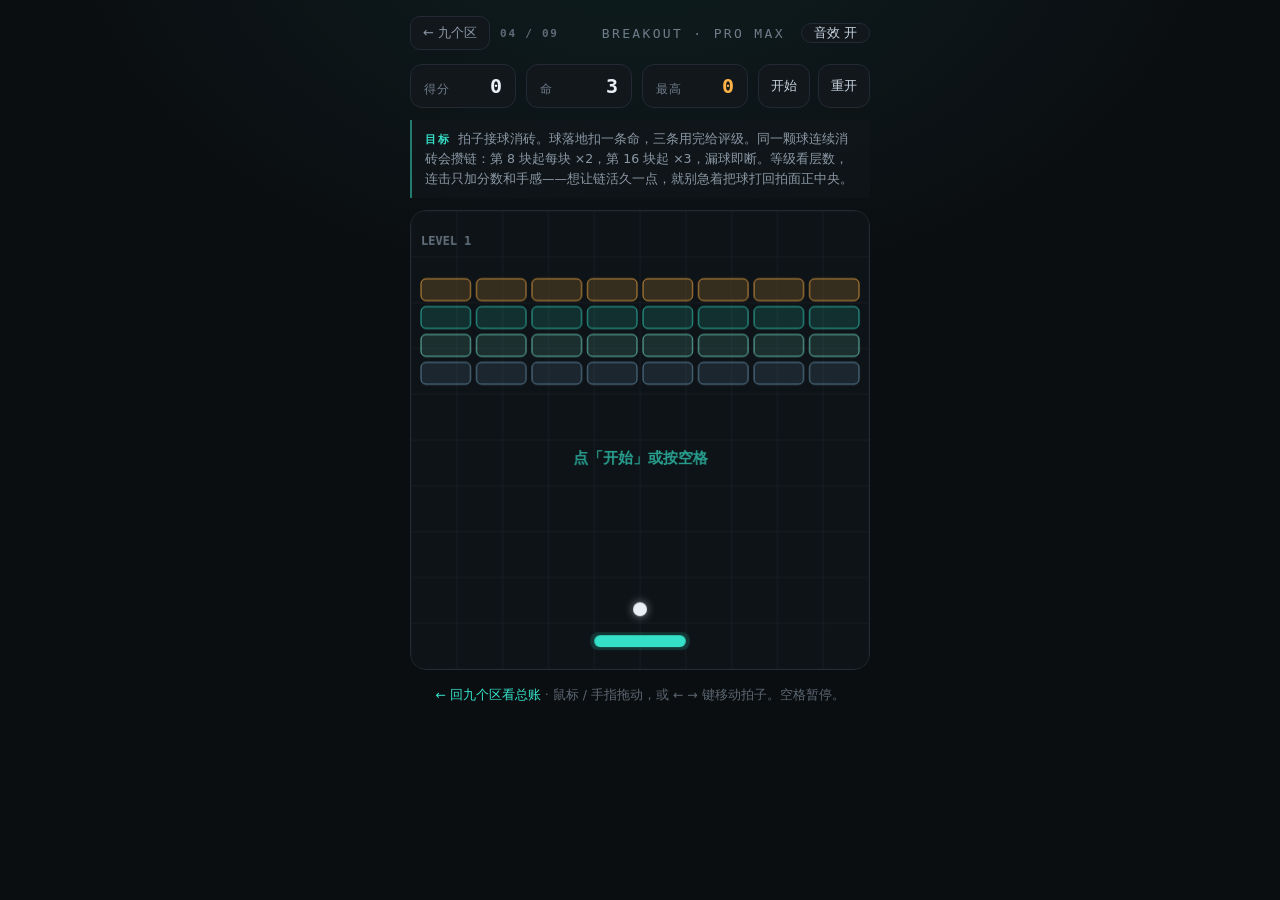
<file: games/breakout.html>
<!DOCTYPE html>
<html lang="zh-CN">
<head>
<meta charset="UTF-8">
<meta name="viewport" content="width=device-width, initial-scale=1, viewport-fit=cover">
<title>打砖块 · Pro Max</title>
<meta name="theme-color" content="#0b0e11">
<link rel="icon" href="data:image/svg+xml,<svg xmlns='http://www.w3.org/2000/svg' viewBox='0 0 32 32'><rect width='32' height='32' rx='8' fill='%230b0e11'/><rect x='6' y='8' width='20' height='5' rx='2' fill='%2335e0c8'/><circle cx='16' cy='24' r='3' fill='%23ffb347'/></svg>">
<style>
:root{
  --bg:#0b0e11; --panel:#12171c; --line:#222b33; --ink:#e9eff5; --dim:#8b98a5;
  --accent:#35e0c8; --accent-2:#ffb347; --mono:ui-monospace,"Cascadia Code","SF Mono",Consolas,monospace;
}
*{box-sizing:border-box}
html,body{height:100%}
body{
  margin:0; min-height:100%; background:radial-gradient(900px 600px at 50% -10%,rgba(53,224,200,.08),transparent 65%),var(--bg);
  color:var(--ink); font-family:system-ui,-apple-system,"Segoe UI","Microsoft YaHei",sans-serif;
  display:flex; flex-direction:column; align-items:center;
  padding:16px 16px calc(16px + env(safe-area-inset-bottom));
  -webkit-font-smoothing:antialiased; overscroll-behavior:none;
}
.bar{width:min(100%,460px); display:flex; align-items:center; justify-content:space-between; gap:10px; margin-bottom:14px}
.back{
  display:inline-flex; align-items:center; gap:7px; padding:7px 12px; border:1px solid var(--line);
  border-radius:10px; color:var(--dim); text-decoration:none; font-size:13px; background:var(--panel);
  transition:color .18s,border-color .18s;
}
.back:hover{color:var(--ink); border-color:rgba(53,224,200,.4)}
.title{font-family:var(--mono); font-size:13px; letter-spacing:.18em; color:#6f7d8a; text-transform:uppercase; margin-left:auto; margin-right:6px}
.hud{width:min(100%,460px); display:flex; flex-wrap:wrap; align-items:stretch; gap:10px; margin-bottom:12px}
.stat{
  flex:1 1 80px; min-width:0; padding:9px 13px; border:1px solid var(--line); border-radius:12px; background:var(--panel);
  display:flex; align-items:baseline; justify-content:space-between; gap:8px;
}
.stat .label{font-size:11.5px; letter-spacing:.1em; color:#6f7d8a; white-space:nowrap}
.stat strong{font-family:var(--mono); font-size:20px; font-weight:600; color:var(--ink); font-variant-numeric:tabular-nums}
.stat.best strong{color:var(--accent-2)}
.btns{display:flex; gap:8px}
button{
  font-family:inherit; font-size:13px; color:#c6d3de; background:var(--panel);
  border:1px solid var(--line); border-radius:12px; padding:0 12px; cursor:pointer;
  transition:border-color .18s,color .18s,background .18s;
  -webkit-tap-highlight-color:transparent;
}
button:hover{border-color:rgba(53,224,200,.45); color:var(--ink)}
button:focus-visible{outline:2px solid rgba(53,224,200,.55); outline-offset:2px}
button.primary{background:rgba(53,224,200,.12); border-color:rgba(53,224,200,.45); color:#d7fff9}
.stage{position:relative; width:min(100%,460px); aspect-ratio:1; border-radius:16px; overflow:hidden; border:1px solid var(--line); background:#0e1317}
canvas{display:block; width:100%; height:100%; touch-action:none}
.overlay{
  position:absolute; inset:0; display:none; flex-direction:column; align-items:center; justify-content:center; gap:7px;
  padding:20px; text-align:center; background:rgba(8,11,14,.9); backdrop-filter:blur(4px); -webkit-backdrop-filter:blur(4px);
}
.overlay.show{display:flex}
.rank{font-family:var(--mono); font-size:clamp(22px,7vw,32px); font-weight:700; letter-spacing:.06em; line-height:1}
.rank.god{color:#ffd166; text-shadow:0 0 26px rgba(255,209,102,.6)}
.rank.inv{color:var(--accent); text-shadow:0 0 20px rgba(53,224,200,.45)}
.rank.str{color:#9fd2ff}
.rank.sol{color:#c6d3de}
.rank.warm{color:#8b98a5}
.rankcn{font-size:11.5px; letter-spacing:.14em; color:#6f7d8a}
.overlay h2{margin:2px 0 0; font-size:clamp(18px,5vw,24px); font-weight:650}
.grid3{display:grid; grid-template-columns:repeat(3,1fr); gap:6px; width:100%; margin-top:6px}
.grid3 div{background:rgba(255,255,255,.03); border:1px solid rgba(255,255,255,.06); border-radius:9px; padding:7px 4px}
.grid3 span{display:block; font-size:10.5px; letter-spacing:.08em; color:#6f7d8a}
.grid3 b{display:block; font-family:var(--mono); font-size:16px; margin-top:3px; color:#dfe9f2}
.tbl{width:100%; margin-top:4px; font-family:var(--mono); font-size:11px}
.tbl .row{display:grid; grid-template-columns:20px 1fr 84px; gap:6px; align-items:baseline; padding:3px 6px; border-radius:6px; color:#7b8894}
.tbl .row.head{color:#556370; font-size:10px; letter-spacing:.08em}
.tbl .row.now{background:rgba(53,224,200,.12); color:#bff7ee}
.tbl .row i{font-style:normal; color:#556370}
.tbl .row span:nth-child(3){text-align:right}
.overlay button{height:38px; margin-top:6px; background:rgba(53,224,200,.14); border-color:rgba(53,224,200,.5); color:#d7fff9}
.goal{
  width:min(100%,460px); margin:0 0 12px; padding:9px 13px;
  border-left:2px solid rgba(53,224,200,.5); background:rgba(18,23,28,.6);
  font-size:12.5px; color:#8b98a5; line-height:1.6;
}
.goal b{font-family:var(--mono); font-size:11px; letter-spacing:.14em; color:var(--accent); margin-right:8px}
.hint{width:min(100%,460px); margin:14px 0 0; color:#5c6772; font-size:12.5px; line-height:1.7; text-align:center}
</style>
</head>
<body>

<div class="bar">
  <a class="back" href="../index.html">← 九个区</a><span class="zone-no" style="font:600 11px/1 var(--mono,monospace);letter-spacing:.16em;color:#5e6b77">04 / 09</span>
  <span class="title">Breakout · Pro Max</span>
  <button id="soundBtn" type="button">音效 开</button>
</div>

<div class="hud">
  <div class="stat"><span class="label">得分</span><strong id="score">0</strong></div>
  <div class="stat"><span class="label">命</span><strong id="lives">3</strong></div>
  <div class="stat best"><span class="label">最高</span><strong id="best">0</strong></div>
  <div class="btns">
    <button id="pauseBtn" type="button">开始</button>
    <button id="restartBtn" type="button">重开</button>
  </div>
</div>

<p class="goal"><b>目标</b>拍子接球消砖。球落地扣一条命，三条用完给评级。同一颗球连续消砖会攒链：第 8 块起每块 ×2，第 16 块起 ×3，漏球即断。等级看层数，连击只加分数和手感——想让链活久一点，就别急着把球打回拍面正中央。</p>

<div class="stage" id="stage">
  <canvas id="board"></canvas>
  <div class="overlay" id="overlay">
    <div class="rank" id="ovRank"></div>
    <div class="rankcn" id="ovRankCn"></div>
    <h2 id="ovTitle">打砖块</h2>
    <div class="grid3" id="ovStats"></div>
    <div class="tbl" id="ovRuns"></div>
    <button class="primary" id="ovBtn" type="button">开始游戏</button>
  </div>
</div>

<p class="hint"><a href="../index.html" style="color:#35e0c8;text-decoration:none">← 回九个区看总账</a> · 鼠标 / 手指拖动，或 ← → 键移动拍子。空格暂停。</p>

<script>
(function () {
  'use strict';

  var W = 460, H = 460;
  var PADDLE_W = 92, PADDLE_H = 12, PADDLE_Y = H - 34;
  var BALL_R = 7;
  var BASE_SPEED = 0.40;      // px / ms
  var SPEED_STEP = 0.05;
  var SPEED_MAX = 0.78;
  var ROWS = 4, COLS = 8;
  var PAD_X = 10, GAP = 6, BRICK_H = 22, TOP_Y = 68;
  var BEST_KEY = 'paly.breakout.best';
  var RUNS_KEY = 'paly.breakout.runs';
  var SOUND_KEY = 'paly.breakout.sound';
  var CD_MS = 520;

  var canvas = document.getElementById('board');
  var ctx = canvas.getContext('2d');
  var stage = document.getElementById('stage');
  var scoreEl = document.getElementById('score');
  var livesEl = document.getElementById('lives');
  var bestEl = document.getElementById('best');
  var overlay = document.getElementById('overlay');
  var ovRank = document.getElementById('ovRank');
  var ovRankCn = document.getElementById('ovRankCn');
  var ovTitle = document.getElementById('ovTitle');
  var ovStats = document.getElementById('ovStats');
  var ovRuns = document.getElementById('ovRuns');
  var ovBtn = document.getElementById('ovBtn');
  var pauseBtn = document.getElementById('pauseBtn');
  var restartBtn = document.getElementById('restartBtn');
  var soundBtn = document.getElementById('soundBtn');

  var state = 'ready';        // ready | countdown | playing | paused | over
  var bricks = [];
  var ball = { x: W / 2, y: PADDLE_Y - 40, vx: 0, vy: 0 };
  var trail = [];             // 球的残影位置
  var paddleX = W / 2;
  var score = 0, best = 0, lives = 3, level = 1;
  var chain = 0, mult = 1;    // 连击链：同一颗球连续消砖，漏球即断
  var speed = BASE_SPEED;
  var lastTs = 0, rafId = 0;
  var keys = { left: false, right: false };
  var cdStart = 0, cdShown = -1;
  var paddleGlow = 0, boardFlash = 0, boardFlashColor = '53,224,200';
  var shake = 0;
  var parts = [], floats = [];

  /* ---------- 音效 ---------- */
  var AC = null, soundOn = true;
  try { if (localStorage.getItem(SOUND_KEY) === '0') soundOn = false; } catch (e) {}
  function renderSoundBtn() { soundBtn.textContent = '音效 ' + (soundOn ? '开' : '关'); }
  renderSoundBtn();

  function ac() {
    if (!AC) {
      var C = window.AudioContext || window.webkitAudioContext;
      if (!C) return null;
      AC = new C();
    }
    if (AC.state === 'suspended') { try { AC.resume(); } catch (e) {} }
    return AC;
  }

  function tone(freq, dur, type, vol, delay, glideTo) {
    if (!soundOn) return;
    var a = ac(); if (!a) return;
    var t0 = a.currentTime + (delay || 0);
    var o = a.createOscillator(), g = a.createGain();
    o.type = type || 'sine';
    o.frequency.setValueAtTime(freq, t0);
    if (glideTo) { try { o.frequency.exponentialRampToValueAtTime(glideTo, t0 + dur); } catch (e) {} }
    g.gain.setValueAtTime(0.0001, t0);
    g.gain.linearRampToValueAtTime(vol, t0 + Math.min(dur * 0.3, 0.02));
    g.gain.exponentialRampToValueAtTime(0.0001, t0 + dur);
    o.connect(g); g.connect(a.destination);
    o.start(t0); o.stop(t0 + dur + 0.03);
  }

  function sfxCd(n) { tone(420 + (3 - n) * 80, 0.09, 'square', 0.055); }
  function sfxGo() { tone(900, 0.12, 'triangle', 0.09); tone(1220, 0.14, 'triangle', 0.07, 0.06); }
  function sfxPaddle() { tone(230, 0.07, 'square', 0.06, 0, 300); }
  function sfxBrick(row) { tone(420 + (3 - row) * 95, 0.08, 'triangle', 0.08); }
  function sfxLife() { tone(200, 0.3, 'sawtooth', 0.09, 0, 90); }
  // 连击升档：两声不同高低的确认音 + 一次震屏，让"这条链还在"听得见
  function sfxChain(m, n) {
    tone(620 + m * 110, 0.11, 'triangle', 0.07);
    tone(920 + m * 150, 0.13, 'sine', 0.055, 0.09);
    shake = Math.max(shake, 3.4);
    addFloat(W / 2, H * 0.42, 'CHAIN ×' + m, '#ffd166');
  }
  function sfxLevel() {
    var notes = [523, 698, 880, 1174];
    for (var i = 0; i < notes.length; i++) tone(notes[i], 0.22, 'triangle', 0.1, i * 0.08);
  }
  function sfxOver() { tone(190, 0.5, 'sawtooth', 0.09, 0, 100); tone(95, 0.5, 'sine', 0.08, 0.1, 55); }
  function sfxBest() { tone(880, 0.14, 'sine', 0.1); tone(1320, 0.18, 'sine', 0.08, 0.12); }

  /* ---------- 记录 ---------- */
  try { best = parseInt(localStorage.getItem(BEST_KEY) || '0', 10) || 0; } catch (e) { best = 0; }
  bestEl.textContent = best;

  function readRuns() {
    try {
      var raw = localStorage.getItem(RUNS_KEY);
      var arr = raw ? JSON.parse(raw) : [];
      if (!Array.isArray(arr)) return [];
      return arr.filter(function (x) { return x && typeof x.s === 'number'; })
                .sort(function (a, b) { return b.s - a.s; })
                .slice(0, 5);
    } catch (e) { return []; }
  }

  function pushRun(run) {
    var list = readRuns();
    list.push(run);
    list.sort(function (a, b) { return b.s - a.s; });
    list = list.slice(0, 5);
    try { localStorage.setItem(RUNS_KEY, JSON.stringify(list)); } catch (e) {}
    return list;
  }

  function rankOf(sc, lv) {
    if (lv >= 4 || sc >= 800) return { k: 'god', n: 'GODLIKE', cn: '神级手感' };
    if (lv >= 3) return { k: 'inv', n: 'INVINCIBLE', cn: '拍子不丢球' };
    if (lv >= 2) return { k: 'str', n: 'STRONG', cn: '有硬实力' };
    if (sc >= 150) return { k: 'sol', n: 'SOLID', cn: '稳得住' };
    return { k: 'warm', n: 'WARMUP', cn: '热身而已' };
  }

  /* ---------- 粒子与浮字 ---------- */
  function shatter(b) {
    var col = COLORS[b.row % COLORS.length][0];
    var n = 12;
    for (var i = 0; i < n; i++) {
      var a = Math.random() * Math.PI * 2, sp = 40 + Math.random() * 130;
      parts.push({
        x: b.x + Math.random() * b.w, y: b.y + Math.random() * b.h,
        vx: Math.cos(a) * sp, vy: Math.sin(a) * sp - 30,
        life: 0, ttl: 0.4 + Math.random() * 0.4,
        size: 2 + Math.random() * 3, c: col
      });
    }
    if (parts.length > 320) parts.splice(0, parts.length - 320);
  }

  function addFloat(x, y, text, color) {
    floats.push({ x: x, y: y, text: text, c: color, life: 0, ttl: 0.75 });
    if (floats.length > 24) floats.shift();
  }

  function stepFx(dt) {
    for (var i = parts.length - 1; i >= 0; i--) {
      var p = parts[i];
      p.life += dt;
      if (p.life >= p.ttl) { parts.splice(i, 1); continue; }
      p.vy += 180 * dt;
      p.x += p.vx * dt;
      p.y += p.vy * dt;
    }
    for (var j = floats.length - 1; j >= 0; j--) {
      var f = floats[j];
      f.life += dt;
      if (f.life >= f.ttl) floats.splice(j, 1);
    }
  }

  var COLORS = [
    ['#ffb347', 'rgba(255,179,71,.16)'],
    ['#35e0c8', 'rgba(53,224,200,.14)'],
    ['#7ef0dd', 'rgba(126,240,221,.12)'],
    ['#6f9fbd', 'rgba(111,159,189,.14)']
  ];

  function fit() {
    var dpr = Math.min(window.devicePixelRatio || 1, 2);
    canvas.width = Math.round(W * dpr);
    canvas.height = Math.round(H * dpr);
    ctx.setTransform(dpr, 0, 0, dpr, 0, 0);
    ctx.imageSmoothingEnabled = true;
    draw();
  }

  function layoutBricks() {
    var bw = (W - PAD_X * 2 - GAP * (COLS - 1)) / COLS;
    bricks = [];
    for (var r = 0; r < ROWS; r++) {
      for (var c = 0; c < COLS; c++) {
        bricks.push({
          x: PAD_X + c * (bw + GAP),
          y: TOP_Y + r * (BRICK_H + GAP),
          w: bw,
          h: BRICK_H,
          row: r,
          alive: true,
          glow: 0
        });
      }
    }
  }

  function resetBall() {
    ball.x = paddleX;
    ball.y = PADDLE_Y - 26;
    var ang = (Math.random() * 0.5 + 0.28) * (Math.random() < 0.5 ? -1 : 1);
    ball.vx = Math.sin(ang) * speed;
    ball.vy = -Math.cos(ang) * speed;
    trail = [];
  }

  function reset() {
    layoutBricks();
    score = 0; lives = 3; level = 1;
    chain = 0; mult = 1;
    speed = BASE_SPEED;
    paddleX = W / 2;
    scoreEl.textContent = '0';
    livesEl.textContent = '3';
    resetBall();
    parts = [];
    floats = [];
    shake = 0;
    state = 'ready';
    draw();
  }

  function roundRect(x, y, w, h, r) {
    var rr = Math.min(r, w / 2, h / 2);
    ctx.beginPath();
    ctx.moveTo(x + rr, y);
    ctx.arcTo(x + w, y, x + w, y + rr, rr);
    ctx.arcTo(x + w, y + h, x + w - rr, y + h, rr);
    ctx.arcTo(x, y + h, x, y + h - rr, rr);
    ctx.arcTo(x, y, x + rr, y, rr);
    ctx.closePath();
  }

  function draw() {
    ctx.save();
    if (shake > 0.4) {
      ctx.translate((Math.random() - 0.5) * shake, (Math.random() - 0.5) * shake);
    }

    ctx.clearRect(-20, -20, W + 40, H + 40);
    ctx.fillStyle = '#0e1317';
    ctx.fillRect(-20, -20, W + 40, H + 40);

    // 极淡的网格底纹
    ctx.strokeStyle = 'rgba(34,43,51,.5)';
    ctx.lineWidth = 1;
    for (var gx = 0; gx <= W; gx += 46) {
      ctx.beginPath(); ctx.moveTo(gx, 0); ctx.lineTo(gx, H); ctx.stroke();
    }
    for (var gy = 0; gy <= H; gy += 46) {
      ctx.beginPath(); ctx.moveTo(0, gy); ctx.lineTo(W, gy); ctx.stroke();
    }

    // 砖
    for (var i = 0; i < bricks.length; i++) {
      var b = bricks[i];
      if (!b.alive) continue;
      var col = COLORS[b.row % COLORS.length];
      ctx.fillStyle = col[1];
      roundRect(b.x, b.y, b.w, b.h, 5);
      ctx.fill();
      ctx.strokeStyle = col[0];
      ctx.globalAlpha = b.glow > 0 ? 1 : 0.75;
      ctx.lineWidth = b.glow > 0 ? 2 : 1;
      ctx.stroke();
      ctx.globalAlpha = 1;
      if (b.glow > 0) {
        ctx.fillStyle = 'rgba(255,255,255,' + (b.glow * 0.5) + ')';
        roundRect(b.x, b.y, b.w, b.h, 5);
        ctx.fill();
      }
    }

    // 球拖尾
    for (var t = 0; t < trail.length; t++) {
      var tp = trail[t];
      var age = 1 - t / trail.length;
      ctx.globalAlpha = age * 0.22;
      ctx.fillStyle = '#bfeee6';
      ctx.beginPath();
      ctx.arc(tp.x, tp.y, BALL_R * (0.4 + age * 0.5), 0, Math.PI * 2);
      ctx.fill();
    }
    ctx.globalAlpha = 1;

    // 拍子（受击时发亮）
    var px = paddleX - PADDLE_W / 2;
    ctx.fillStyle = 'rgba(53,224,200,' + (0.16 + paddleGlow * 0.5) + ')';
    roundRect(px - 4, PADDLE_Y - 3, PADDLE_W + 8, PADDLE_H + 6, 8);
    ctx.fill();
    ctx.fillStyle = '#35e0c8';
    roundRect(px, PADDLE_Y, PADDLE_W, PADDLE_H, 6);
    ctx.fill();

    // 球
    ctx.shadowColor = 'rgba(233,239,245,.55)';
    ctx.shadowBlur = 10;
    ctx.fillStyle = '#e9eff5';
    ctx.beginPath();
    ctx.arc(ball.x, ball.y, BALL_R, 0, Math.PI * 2);
    ctx.fill();
    ctx.shadowBlur = 0;
    ctx.shadowColor = 'transparent';

    // 粒子
    for (var k = 0; k < parts.length; k++) {
      var p = parts[k];
      var kk = 1 - p.life / p.ttl;
      ctx.globalAlpha = Math.max(0, kk);
      ctx.fillStyle = p.c;
      ctx.fillRect(p.x - p.size / 2, p.y - p.size / 2, p.size, p.size);
    }
    ctx.globalAlpha = 1;

    // 浮字
    ctx.font = '600 13px ui-monospace,Consolas,monospace';
    ctx.textAlign = 'center';
    for (var m = 0; m < floats.length; m++) {
      var f = floats[m];
      var ff = 1 - f.life / f.ttl;
      ctx.globalAlpha = Math.min(1, ff * 1.5);
      ctx.fillStyle = f.c;
      ctx.fillText(f.text, f.x, f.y - (1 - ff) * 28);
    }
    ctx.globalAlpha = 1;

    // HUD 上的层数
    ctx.font = '600 12px ui-monospace,Consolas,monospace';
    ctx.textAlign = 'left';
    ctx.fillStyle = 'rgba(111,125,138,.9)';
    ctx.fillText('LEVEL ' + level, PAD_X, 34);

    // 连击：同一颗球连续消砖，越连越值钱。漏球就断链。
    if (chain > 0) {
      ctx.textAlign = 'right';
      ctx.font = '700 13px ui-monospace,Consolas,monospace';
      ctx.fillStyle = mult > 1 ? 'rgba(255,209,102,.95)' : 'rgba(111,125,138,.75)';
      ctx.fillText((mult > 1 ? '×' + mult + '  ' : '') + 'CHAIN ' + chain, W - PAD_X, 34);
      ctx.textAlign = 'left';
    }

    // 倒计时大字
    if (state === 'ready') {
      ctx.textAlign = 'center';
      ctx.font = '600 15px ui-monospace,Consolas,monospace';
      ctx.fillStyle = 'rgba(53,224,200,.7)';
      ctx.fillText('点「开始」或按空格', W / 2, H * 0.55);
    }

    if (state === 'countdown') {
      var idx = Math.min(3, Math.floor((performance.now() - cdStart) / CD_MS));
      var label = idx >= 3 ? 'GO' : String(3 - idx);
      ctx.textAlign = 'center';
      ctx.font = '700 ' + (idx >= 3 ? 64 : 78) + 'px ui-monospace,Consolas,monospace';
      ctx.fillStyle = idx >= 3 ? 'rgba(53,224,200,.9)' : 'rgba(255,209,102,.85)';
      ctx.fillText(label, W / 2, H * 0.56);
    }

    // 闪屏
    if (boardFlash > 0) {
      ctx.fillStyle = 'rgba(' + boardFlashColor + ',' + (boardFlash * 0.35) + ')';
      ctx.fillRect(-20, -20, W + 40, H + 40);
    }

    ctx.restore();
  }

  function hitBricks() {
    for (var i = 0; i < bricks.length; i++) {
      var b = bricks[i];
      if (!b.alive) continue;
      if (ball.x + BALL_R <= b.x || ball.x - BALL_R >= b.x + b.w) continue;
      if (ball.y + BALL_R <= b.y || ball.y - BALL_R >= b.y + b.h) continue;

      b.alive = false;
      b.glow = 0;

      // 连击：第 8 块起 ×2，第 16 块起 ×3。链只在一颗球上累计，漏球清零。
      chain += 1;
      var nmult = chain >= 16 ? 3 : (chain >= 8 ? 2 : 1);
      if (nmult !== mult) { mult = nmult; sfxChain(mult, chain); }
      var gain = 10 * mult;
      score += gain;
      scoreEl.textContent = score;
      if (score > best) {
        best = score;
        bestEl.textContent = best;
        try { localStorage.setItem(BEST_KEY, String(best)); } catch (e) {}
      }

      shatter(b);
      addFloat(b.x + b.w / 2, b.y + b.h / 2, '+' + gain + (mult > 1 ? ' ×' + mult : ''), mult > 1 ? '#ffd166' : COLORS[b.row % COLORS.length][0]);
      sfxBrick(b.row);
      shake = Math.max(shake, 2.4);

      // 按穿透深度判定从哪一侧弹回，并把球推回砖外，避免卡在砖里连消
      var cx = b.x + b.w / 2, cy = b.y + b.h / 2;
      var ox = (BALL_R + b.w / 2) - Math.abs(ball.x - cx);
      var oy = (BALL_R + b.h / 2) - Math.abs(ball.y - cy);
      if (ox < oy) {
        ball.vx = -ball.vx;
        ball.x += (ball.x < cx ? -ox : ox);
      } else {
        ball.vy = -ball.vy;
        ball.y += (ball.y < cy ? -oy : oy);
      }
      return true;
    }
    return false;
  }

  function stepPhysics(step) {
    // 键盘推动拍子
    if (keys.left) paddleX -= 0.6 * step;
    if (keys.right) paddleX += 0.6 * step;
    paddleX = Math.max(PADDLE_W / 2, Math.min(W - PADDLE_W / 2, paddleX));

    ball.x += ball.vx * step;
    ball.y += ball.vy * step;

    // 左右墙
    if (ball.x - BALL_R < 0) { ball.x = BALL_R; ball.vx = Math.abs(ball.vx); }
    if (ball.x + BALL_R > W) { ball.x = W - BALL_R; ball.vx = -Math.abs(ball.vx); }
    // 顶墙
    if (ball.y - BALL_R < 0) { ball.y = BALL_R; ball.vy = Math.abs(ball.vy); }

    hitBricks();

    // 拍子
    if (ball.vy > 0 && ball.y + BALL_R >= PADDLE_Y && ball.y - BALL_R <= PADDLE_Y + PADDLE_H + 6) {
      if (ball.x >= paddleX - PADDLE_W / 2 - BALL_R && ball.x <= paddleX + PADDLE_W / 2 + BALL_R) {
        ball.y = PADDLE_Y - BALL_R;
        var hit = (ball.x - paddleX) / (PADDLE_W / 2);
        hit = Math.max(-1, Math.min(1, hit));
        var angle = hit * 0.95;                       // 最多偏 54 度
        var sp = Math.max(speed, Math.min(SPEED_MAX, Math.sqrt(ball.vx * ball.vx + ball.vy * ball.vy)));
        ball.vx = Math.sin(angle) * sp;
        ball.vy = -Math.cos(angle) * sp;
        ball.vx = Math.max(-0.62, Math.min(0.62, ball.vx));
        paddleGlow = 1;
        sfxPaddle();
        addFloat(ball.x, PADDLE_Y - 8, 'PADDLE', 'rgba(53,224,200,.9)');
      }
    }

    // 漏球
    if (ball.y - BALL_R > H) {
      chain = 0; mult = 1;          // 漏球 = 链断，回到 ×1
      lives -= 1;
      livesEl.textContent = lives;
      sfxLife();
      shake = 7;
      boardFlash = 1;
      boardFlashColor = '255,90,60';
      if (lives <= 0) { gameOver(); return; }
      paddleX = W / 2;
      resetBall();
      lastTs = 0;
      return;
    }

    // 清层
    if (bricks.every(function (b) { return !b.alive; })) {
      chain = 0; mult = 1;        // 换层换球，链从 ×1 重新起
      score += 50;
      scoreEl.textContent = score;
      if (score > best) {
        best = score;
        bestEl.textContent = best;
        try { localStorage.setItem(BEST_KEY, String(best)); } catch (e) {}
      }
      level += 1;
      speed = Math.min(SPEED_MAX, speed + SPEED_STEP);
      layoutBricks();
      paddleX = W / 2;
      resetBall();
      lastTs = 0;
      sfxLevel();
      boardFlash = 1;
      boardFlashColor = '53,224,200';
      shake = 4;
      addFloat(W / 2, H / 2, 'LEVEL ' + level, '#7ff0dc');
    }
  }

  function loop(ts) {
    rafId = requestAnimationFrame(loop);
    if (state !== 'playing' && state !== 'countdown') { lastTs = ts; draw(); return; }
    if (!lastTs) lastTs = ts;
    var dt = Math.min(ts - lastTs, 34);
    lastTs = ts;

    // 衰减类反馈
    paddleGlow = Math.max(0, paddleGlow - dt / 220);
    boardFlash = Math.max(0, boardFlash - dt / 340);
    shake = Math.max(0, shake - dt / 60);
    stepFx(dt / 1000);
    for (var bi = 0; bi < bricks.length; bi++) {
      if (bricks[bi].glow > 0) bricks[bi].glow = Math.max(0, bricks[bi].glow - dt / 300);
    }

    if (state === 'countdown') {
      var idx = Math.floor((ts - cdStart) / CD_MS);
      if (idx > 3) {
        state = 'playing';
        resetBall();
        sfxGo();
        boardFlash = 1;
        boardFlashColor = '53,224,200';
      } else if (idx !== cdShown) {
        cdShown = idx;
        if (idx < 3) sfxCd(idx);
      }
      draw();
      return;
    }

    // 拆成不超过 8px 的小步，避免高速穿透
    var maxV = Math.max(Math.abs(ball.vx), Math.abs(ball.vy));
    var steps = maxV > 0 ? Math.ceil((maxV * dt) / 8) : 1;
    steps = Math.min(steps, 10);
    var sub = dt / steps;
    for (var i = 0; i < steps && state === 'playing'; i++) {
      stepPhysics(sub);
      trail.push({ x: ball.x, y: ball.y });
      if (trail.length > 6) trail.shift();
    }

    draw();
  }

  function showOverlay(title, btnText) {
    ovTitle.textContent = title;
    ovBtn.textContent = btnText;
    overlay.classList.add('show');
  }

  function hideOverlay() { overlay.classList.remove('show'); }

  function startCd() {
    reset();
    state = 'countdown';
    cdStart = performance.now();
    cdShown = -1;
    pauseBtn.textContent = '暂停';
    hideOverlay();
    lastTs = 0;
  }

  function togglePause() {
    if (state === 'playing') {
      state = 'paused';
      pauseBtn.textContent = '继续';
      ovRank.className = 'rank sol';
      ovRank.textContent = 'PAUSED';
      ovRankCn.textContent = '已暂停';
      ovTitle.textContent = '按空格继续';
      ovStats.innerHTML = '';
      ovRuns.innerHTML = '';
      ovBtn.textContent = '继续';
      overlay.classList.add('show');
    } else if (state === 'paused') {
      state = 'playing';
      pauseBtn.textContent = '暂停';
      lastTs = 0;
      hideOverlay();
    } else {
      startCd();
    }
  }

  function renderRuns(list, runId) {
    var html = '<div class="row head"><i>#</i><span>得分</span><span>层数</span></div>';
    for (var i = 0; i < list.length; i++) {
      var r = list[i];
      html += '<div class="row' + (runId && r.id === runId ? ' now' : '') + '">' +
        '<i>' + (i + 1) + '</i><span>' + r.s + '</span>' +
        '<span>' + r.lv + ' 层</span></div>';
    }
    ovRuns.innerHTML = html;
  }

  function gameOver() {
    state = 'over';
    pauseBtn.textContent = '再来一局';
    var run = { s: score, lv: level, at: Date.now(), id: Date.now() + '-' + Math.random().toString(36).slice(2, 8) };
    var list = pushRun(run);
    var rk = rankOf(score, level);
    var isBest = list[0] && list[0].id === run.id && score > 0;

    ovRank.className = 'rank ' + rk.k;
    ovRank.textContent = rk.n;
    ovRankCn.textContent = rk.cn;
    ovTitle.textContent = isBest ? '这局结束 · 新纪录' : '这局结束';
    ovStats.innerHTML =
      '<div><span>得分</span><b>' + score + '</b></div>' +
      '<div><span>层数</span><b>' + level + '</b></div>' +
      '<div><span>最高</span><b>' + best + '</b></div>';
    renderRuns(list, run.id);
    ovBtn.textContent = '再来一局';
    overlay.classList.add('show');
    sfxOver();
    if (isBest) sfxBest();
    shake = 6;
  }

  // ---- 输入 ----

  function pointToPaddle(clientX) {
    var rect = stage.getBoundingClientRect();
    var ratio = (clientX - rect.left) / rect.width;
    paddleX = Math.max(PADDLE_W / 2, Math.min(W - PADDLE_W / 2, ratio * W));
  }

  stage.addEventListener('mousemove', function (e) {
    if (state !== 'playing' && state !== 'paused') return;
    pointToPaddle(e.clientX);
  });

  stage.addEventListener('touchstart', function (e) {
    if (state === 'ready' || state === 'over') return;
    if (e.touches.length) pointToPaddle(e.touches[0].clientX);
  }, { passive: true });

  stage.addEventListener('touchmove', function (e) {
    if (state !== 'playing' && state !== 'paused') return;
    if (e.touches.length) pointToPaddle(e.touches[0].clientX);
    e.preventDefault();
  }, { passive: false });

  document.addEventListener('keydown', function (e) {
    if (e.key === ' ' || e.key === 'Spacebar') { e.preventDefault(); togglePause(); return; }
    if (e.key === 'r' || e.key === 'R') { startCd(); return; }
    if (e.key === 'ArrowLeft' || e.key === 'a' || e.key === 'A') { e.preventDefault(); keys.left = true; }
    if (e.key === 'ArrowRight' || e.key === 'd' || e.key === 'D') { e.preventDefault(); keys.right = true; }
    if ((e.key === 'ArrowLeft' || e.key === 'ArrowRight' || e.key === 'a' || e.key === 'd') && state === 'ready') {
      startCd();
    }
  });

  document.addEventListener('keyup', function (e) {
    if (e.key === 'ArrowLeft' || e.key === 'a' || e.key === 'A') keys.left = false;
    if (e.key === 'ArrowRight' || e.key === 'd' || e.key === 'D') keys.right = false;
  });

  ovBtn.addEventListener('click', function () {
    if (state === 'paused') { togglePause(); return; }
    startCd();
  });
  pauseBtn.addEventListener('click', function () {
    if (state === 'ready' || state === 'over') { startCd(); return; }
    togglePause();
  });
  restartBtn.addEventListener('click', startCd);
  soundBtn.addEventListener('click', function () {
    soundOn = !soundOn;
    renderSoundBtn();
    try { localStorage.setItem(SOUND_KEY, soundOn ? '1' : '0'); } catch (e) {}
    if (soundOn) tone(720, 0.1, 'triangle', 0.06);
  });

  document.addEventListener('visibilitychange', function () {
    if (document.hidden && state === 'playing') togglePause();
  });

  window.addEventListener('resize', fit);

  fit();
  reset();

  // 只读验收探针：只在 ?dbg=1 时存在，不影响对局、不上报任何数
  if (/[?&]dbg=1/.test(location.search)) {
    window.__probe = function () {
      return { score: score, level: level, lives: lives, chain: chain, mult: mult, state: state, alive: bricks.filter(function (b) { return b.alive; }).length };
    };
  }

  rafId = requestAnimationFrame(loop);
})();
</script>
<script src="../assets/pulse.js?v=20261128f" defer></script>
<script src="../assets/hook.js?v=20261128f" defer></script>
</body>
</html>
</file>
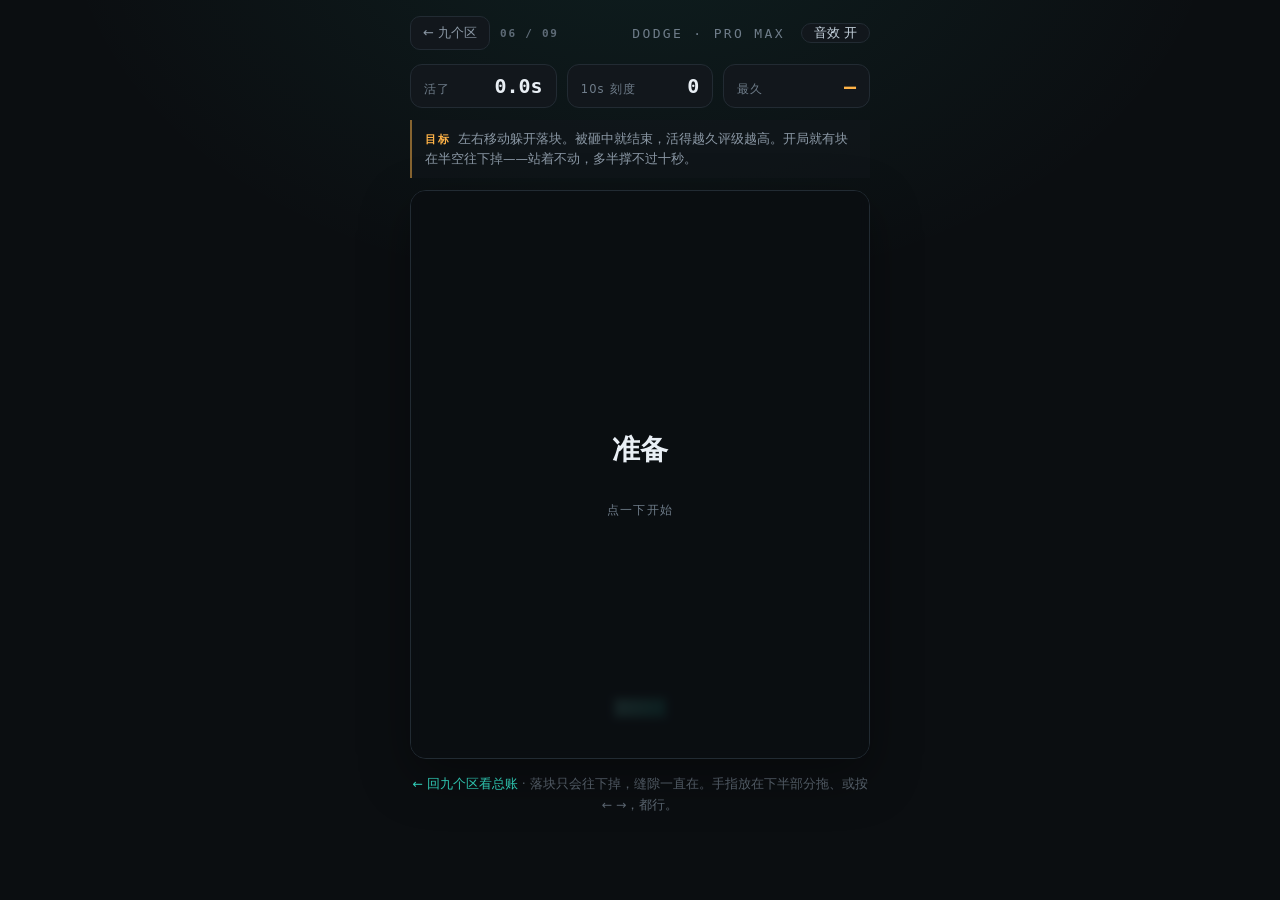
<file: games/dodge.html>
<!DOCTYPE html>
<html lang="zh-CN">
<head>
<meta charset="UTF-8">
<meta name="viewport" content="width=device-width, initial-scale=1, viewport-fit=cover">
<title>躲避 · Pro Max</title>
<meta name="theme-color" content="#0b0e11">
<link rel="icon" href="data:image/svg+xml,<svg xmlns='http://www.w3.org/2000/svg' viewBox='0 0 32 32'><rect width='32' height='32' rx='8' fill='%230b0e11'/><rect x='12' y='21' width='9' height='3' rx='1.5' fill='%2335e0c8'/><rect x='14' y='6' width='4' height='4' fill='%23ffb347'/><rect x='8' y='12' width='5' height='4' fill='%23ffb347'/></svg>">
<style>
:root{
  --bg:#0b0e11; --panel:#12171c; --line:#222b33; --ink:#e9eff5; --dim:#8b98a5;
  --accent:#35e0c8; --accent-2:#ffb347; --mono:ui-monospace,"Cascadia Code","SF Mono",Consolas,monospace;
}
*{box-sizing:border-box}
body{
  margin:0; min-height:100vh;
  background:radial-gradient(900px 600px at 50% -10%,rgba(53,224,200,.08),transparent 65%),var(--bg);
  color:var(--ink); font-family:system-ui,-apple-system,"Segoe UI","Microsoft YaHei",sans-serif;
  display:flex; flex-direction:column; align-items:center;
  padding:16px 16px calc(18px + env(safe-area-inset-bottom));
  -webkit-font-smoothing:antialiased; overscroll-behavior:none;
}
.bar{width:min(100%,460px); display:flex; align-items:center; justify-content:space-between; gap:10px; margin-bottom:14px}
.back{
  display:inline-flex; align-items:center; gap:7px; padding:7px 12px; border:1px solid var(--line);
  border-radius:10px; color:var(--dim); text-decoration:none; font-size:13px; background:var(--panel);
  transition:color .18s,border-color .18s;
}
.back:hover{color:var(--ink); border-color:rgba(53,224,200,.4)}
.title{font-family:var(--mono); font-size:13px; letter-spacing:.18em; color:#6f7d8a; text-transform:uppercase; margin-left:auto; margin-right:6px}
button{
  font-family:inherit; font-size:13px; color:#c6d3de; background:var(--panel);
  border:1px solid var(--line); border-radius:12px; padding:0 12px; cursor:pointer;
  transition:border-color .18s,color .18s; -webkit-tap-highlight-color:transparent;
}
button:hover{border-color:rgba(53,224,200,.45); color:var(--ink)}
button:focus-visible{outline:2px solid rgba(53,224,200,.55); outline-offset:2px}
.hud{width:min(100%,460px); display:flex; flex-wrap:wrap; align-items:stretch; gap:10px; margin-bottom:12px}
.stat{
  flex:1 1 88px; min-width:0; padding:9px 13px; border:1px solid var(--line); border-radius:12px; background:var(--panel);
  display:flex; align-items:baseline; justify-content:space-between; gap:8px;
}
.stat .label{font-size:11.5px; letter-spacing:.1em; color:#6f7d8a; white-space:nowrap}
.stat strong{font-family:var(--mono); font-size:20px; font-weight:600; font-variant-numeric:tabular-nums}
.stat.best strong{color:var(--accent-2)}
.goal{
  width:min(100%,460px); margin:0 0 12px; padding:9px 13px;
  border-left:2px solid rgba(255,179,71,.5); background:rgba(18,23,28,.6);
  font-size:12.5px; color:#8b98a5; line-height:1.6;
}
.goal b{font-family:var(--mono); font-size:11px; letter-spacing:.14em; color:var(--accent-2); margin-right:8px}

.stage{
  position:relative; width:min(100%,460px); border:1px solid var(--line);
  border-radius:16px; overflow:hidden; background:#0f1419;
  box-shadow:0 18px 50px rgba(0,0,0,.35);
}
.stage canvas{display:block; width:100%; height:auto; touch-action:none}
.overlay{
  position:absolute; inset:0; display:flex; flex-direction:column; align-items:center; justify-content:center;
  gap:6px; padding:22px; text-align:center; background:rgba(11,14,17,.9);
  backdrop-filter:blur(4px); -webkit-backdrop-filter:blur(4px);
  transition:opacity .2s;
}
.overlay.hidden{opacity:0; pointer-events:none}
.rank{font-family:var(--mono); font-size:clamp(22px,7vw,32px); font-weight:700; letter-spacing:.06em; line-height:1}
.rank.god{color:#ffd166; text-shadow:0 0 26px rgba(255,209,102,.6)}
.rank.inv{color:var(--accent); text-shadow:0 0 20px rgba(53,224,200,.45)}
.rank.str{color:#9fd2ff}
.rank.sol{color:#c6d3de}
.rank.warm{color:#8b98a5}
.rankcn{font-size:11.5px; letter-spacing:.14em; color:#6f7d8a}
.ov-title{font-size:clamp(20px,5.6vw,28px); font-weight:650; margin:2px 0 0; line-height:1.2}
.ov-title .unit{font-family:var(--mono); font-size:16px; color:#7b8894; margin-left:2px}
.grid3{display:grid; grid-template-columns:repeat(3,1fr); gap:6px; width:100%; margin-top:6px}
.grid3 div{background:rgba(255,255,255,.03); border:1px solid rgba(255,255,255,.06); border-radius:9px; padding:6px 4px}
.grid3 span{display:block; font-size:10.5px; letter-spacing:.08em; color:#6f7d8a}
.grid3 b{display:block; font-family:var(--mono); font-size:15px; margin-top:3px; color:#dfe9f2}
.tbl{width:min(100%,268px); margin:6px auto 0; font-family:var(--mono); font-size:11px}
.tbl .row{display:grid; grid-template-columns:18px 80px 1fr; gap:6px; align-items:baseline; padding:2px 6px; border-radius:6px; color:#7b8894}
.tbl .row.head{color:#556370; font-size:10px; letter-spacing:.08em}
.tbl .row.now{background:rgba(53,224,200,.12); color:#bff7ee}
.tbl .row i{font-style:normal; color:#556370}
.tbl .row span:nth-child(3){text-align:left}
.ov-tip{font-family:var(--mono); font-size:11.5px; letter-spacing:.12em; color:#6f7d8a; margin-top:6px}

.hint{width:min(100%,460px); margin:14px 0 0; color:#5c6772; font-size:12.5px; line-height:1.7; text-align:center}
@media (prefers-reduced-motion:reduce){ *{transition:none!important} }
</style>
</head>
<body>

<div class="bar">
  <a class="back" href="../index.html">← 九个区</a><span class="zone-no" style="font:600 11px/1 var(--mono,monospace);letter-spacing:.16em;color:#5e6b77">06 / 09</span>
  <span class="title">Dodge · Pro Max</span>
  <button id="soundBtn" type="button">音效 开</button>
</div>

<div class="hud">
  <div class="stat"><span class="label">活了</span><strong id="survive">0.0s</strong></div>
  <div class="stat"><span class="label">10s 刻度</span><strong id="mark">0</strong></div>
  <div class="stat best"><span class="label">最久</span><strong id="best">—</strong></div>
</div>

<p class="goal"><b>目标</b>左右移动躲开落块。被砸中就结束，活得越久评级越高。开局就有块在半空往下掉——站着不动，多半撑不过十秒。</p>

<div class="stage">
  <canvas id="cv" aria-label="躲避游戏区域"></canvas>
  <div class="overlay" id="overlay">
    <div class="rank" id="ovRank"></div>
    <div class="rankcn" id="ovRankCn"></div>
    <p class="ov-title" id="ovTitle">准备</p>
    <div class="grid3" id="ovStats"></div>
    <div class="tbl" id="ovRuns"></div>
    <p class="ov-tip" id="ovTip">点一下开始</p>
  </div>
</div>

<p class="hint"><a href="../index.html" style="color:#35e0c8;text-decoration:none">← 回九个区看总账</a> · 落块只会往下掉，缝隙一直在。手指放在下半部分拖、或按 ← →，都行。</p>

<script>
(function () {
  'use strict';

  var BEST_KEY = 'paly.dodge.best';
  var RUNS_KEY = 'paly.dodge.runs';
  var SOUND_KEY = 'paly.dodge.sound';
  var W = 420, H = 520;
  var CD_MS = 520;

  var canvas = document.getElementById('cv');
  var ctx = canvas.getContext('2d');
  canvas.width = W;
  canvas.height = H;

  var surviveEl = document.getElementById('survive');
  var markEl = document.getElementById('mark');
  var bestEl = document.getElementById('best');
  var overlay = document.getElementById('overlay');
  var ovRank = document.getElementById('ovRank');
  var ovRankCn = document.getElementById('ovRankCn');
  var ovTitle = document.getElementById('ovTitle');
  var ovStats = document.getElementById('ovStats');
  var ovRuns = document.getElementById('ovRuns');
  var ovTip = document.getElementById('ovTip');
  var soundBtn = document.getElementById('soundBtn');

  var state = 'ready';       // ready | countdown | running | dying | over
  var elapsed = 0;           // 单位 ms
  var lastT = 0;
  var spawnAcc = 0;
  var rafId = 0;
  var best = 0;
  var blocks = [];
  var lastX = W / 2;
  var cdStart = 0, cdShown = -1;
  var milestone = 0;
  var flash = 0, flashColor = '255,255,255';
  var shake = 0;
  var parts = [];
  var trail = [];
  var dieTimer = 0;

  var player = { x: W / 2, w: 46, h: 16, y: H - 54 };
  var keys = { left: false, right: false };

  /* ---------- 音效 ---------- */
  var AC = null, soundOn = true;
  try { if (localStorage.getItem(SOUND_KEY) === '0') soundOn = false; } catch (e) {}
  function renderSoundBtn() { soundBtn.textContent = '音效 ' + (soundOn ? '开' : '关'); }
  renderSoundBtn();

  function ac() {
    if (!AC) {
      var C = window.AudioContext || window.webkitAudioContext;
      if (!C) return null;
      AC = new C();
    }
    if (AC.state === 'suspended') { try { AC.resume(); } catch (e) {} }
    return AC;
  }

  function tone(freq, dur, type, vol, delay, glideTo) {
    if (!soundOn) return;
    var a = ac(); if (!a) return;
    var t0 = a.currentTime + (delay || 0);
    var o = a.createOscillator(), g = a.createGain();
    o.type = type || 'sine';
    o.frequency.setValueAtTime(freq, t0);
    if (glideTo) { try { o.frequency.exponentialRampToValueAtTime(glideTo, t0 + dur); } catch (e) {} }
    g.gain.setValueAtTime(0.0001, t0);
    g.gain.linearRampToValueAtTime(vol, t0 + Math.min(dur * 0.3, 0.02));
    g.gain.exponentialRampToValueAtTime(0.0001, t0 + dur);
    o.connect(g); g.connect(a.destination);
    o.start(t0); o.stop(t0 + dur + 0.03);
  }

  function sfxCd(n) { tone(420 + (3 - n) * 80, 0.09, 'square', 0.055); }
  function sfxGo() { tone(900, 0.12, 'triangle', 0.09); tone(1220, 0.14, 'triangle', 0.07, 0.06); }
  function sfxNear() { tone(620, 0.06, 'sine', 0.045, 0, 500); }
  function sfxCrash() {
    tone(150, 0.4, 'sawtooth', 0.11, 0, 70);
    tone(88, 0.45, 'square', 0.08, 0.04, 44);
  }
  function sfxMark() { tone(760, 0.12, 'triangle', 0.08); tone(1010, 0.13, 'sine', 0.06, 0.07); }
  function sfxOver() { tone(200, 0.4, 'sine', 0.07, 0, 110); }
  function sfxBest() { tone(880, 0.14, 'sine', 0.1); tone(1320, 0.18, 'sine', 0.08, 0.12); }

  /* ---------- 记录 ---------- */
  try { best = parseInt(localStorage.getItem(BEST_KEY) || '0', 10) || 0; } catch (e) { best = 0; }
  renderBest();

  function renderBest() {
    bestEl.textContent = best ? (best / 1000).toFixed(1) + 's' : '—';
  }

  function readRuns() {
    try {
      var raw = localStorage.getItem(RUNS_KEY);
      var arr = raw ? JSON.parse(raw) : [];
      if (!Array.isArray(arr)) return [];
      return arr.filter(function (x) { return x && typeof x.ms === 'number'; })
                .sort(function (a, b) { return b.ms - a.ms; })
                .slice(0, 5);
    } catch (e) { return []; }
  }

  function pushRun(run) {
    var list = readRuns();
    list.push(run);
    list.sort(function (a, b) { return b.ms - a.ms; });
    list = list.slice(0, 5);
    try { localStorage.setItem(RUNS_KEY, JSON.stringify(list)); } catch (e) {}
    return list;
  }

  function rankOf(ms) {
    var s = ms / 1000;
    if (s >= 60) return { k: 'god', n: 'GODLIKE', cn: '神级闪避' };
    if (s >= 40) return { k: 'inv', n: 'INVINCIBLE', cn: '打不中' };
    if (s >= 25) return { k: 'str', n: 'STRONG', cn: '有硬实力' };
    if (s >= 12) return { k: 'sol', n: 'SOLID', cn: '稳得住' };
    return { k: 'warm', n: 'WARMUP', cn: '闪不开' };
  }

  function renderRuns(list, runId) {
    if (!list.length) { ovRuns.innerHTML = ''; return; }
    var html = '<div class="row head"><i>#</i><span>存活</span><span>评级</span></div>';
    for (var i = 0; i < list.length; i++) {
      var r = list[i];
      html += '<div class="row' + (runId && r.id === runId ? ' now' : '') + '">' +
        '<i>' + (i + 1) + '</i><span>' + (r.ms / 1000).toFixed(1) + 's</span>' +
        '<span>' + rankOf(r.ms).n + '</span></div>';
    }
    ovRuns.innerHTML = html;
  }

  /* ---------- 难度曲线 ---------- */
  function speedAt(ms) {
    return 0.09 + Math.min(0.13, (ms / 30000) * 0.13);     // 90 -> 220 px/s
  }

  function gapAt(ms) {
    return 820 - Math.min(360, (ms / 30000) * 360);        // 820 -> 460 ms
  }

  // 开局先把两块丢在半屏高度：以前全部从屏外顶部出生、初速 50px/s，
  // 玩家要等十来秒才遇到第一块，前半分钟毫无压力，还以为这游戏就这样。
  function seedRain() {
    var w1 = 30 + Math.random() * 34;
    var x1 = Math.random() * (W - w1);
    // 第一块随便落，但落完之后还得有一条能过的缝，否则开局就是死局
    if (gapAfter(x1, w1) >= LANE) {
      blocks.push({ x: x1, y: 96, w: w1, h: 22, vy: speedAt(0), passed: false });
      lastX = x1;
    }
    for (var t = 0; t < 6; t++) {
      var w2 = 30 + Math.random() * 34;
      var x2 = Math.random() * (W - w2);
      if (Math.abs(x2 + w2 / 2 - player.x) < 70) x2 = (x2 + 150) % (W - w2);
      if (gapAfter(x2, w2) >= LANE) {
        blocks.push({ x: x2, y: 214, w: w2, h: 22, vy: speedAt(0), passed: false });
        lastX = x2;
        return;
      }
    }
  }

  // 放一块之后，横向还剩下多宽的空隙（按全屏块区间的并集算，偏保守）
  function gapAfter(x, w) {
    var segs = [[x, x + w]];
    for (var i = 0; i < blocks.length; i++) segs.push([blocks[i].x, blocks[i].x + blocks[i].w]);
    segs.sort(function (a, b) { return a[0] - b[0]; });
    var best = 0, cur = 0;
    for (var j = 0; j < segs.length; j++) {
      if (segs[j][0] - cur > best) best = segs[j][0] - cur;
      if (segs[j][1] > cur) cur = segs[j][1];
    }
    if (W - cur > best) best = W - cur;
    return best;
  }

  // 永远留一条能过的缝：玩家宽 46，所以至少留 74px。
  // 以前只管"别和上一块挨太近"，落块一旦并成一片，玩家会被两块夹死在中间——那不是难，是运气。
  var LANE = 74;

  function spawn() {
    var w = 26 + Math.random() * 38;
    for (var tries = 0; tries < 6; tries++) {
      var nx = Math.random() * (W - w);
      if (Math.abs(nx - lastX) < 36) { nx = (nx + 130) % (W - w); }
      if (gapAfter(nx, w) >= LANE) {
        lastX = nx;
        blocks.push({ x: nx, y: -28, w: w, h: 22, vy: speedAt(elapsed), passed: false });
        return;
      }
    }
    // 六个位置都堵死整条通道：这一拍照不落，等屏幕上先空出来
  }

  function reset() {
    blocks = [];
    parts = [];
    trail = [];
    elapsed = 0;
    spawnAcc = 0;
    milestone = 0;
    flash = 0;
    shake = 0;
    lastX = W / 2;
    player.x = W / 2;
    seedRain();
    surviveEl.textContent = '0.0s';
    markEl.textContent = '0';
    clearTimeout(dieTimer);
  }

  function burst(x, y, n, aCol, bCol) {
    for (var i = 0; i < n; i++) {
      var a = Math.random() * Math.PI * 2, sp = 60 + Math.random() * 260;
      parts.push({
        x: x, y: y, vx: Math.cos(a) * sp, vy: Math.sin(a) * sp - 60,
        life: 0, ttl: 0.5 + Math.random() * 0.5,
        size: 2 + Math.random() * 3, c: Math.random() < 0.6 ? aCol : bCol
      });
    }
    if (parts.length > 260) parts.splice(0, parts.length - 260);
  }

  function start() {
    reset();
    state = 'countdown';
    cdStart = performance.now();
    cdShown = -1;
    overlay.className = 'overlay hidden';
    lastT = 0;
    cancelAnimationFrame(rafId);
    rafId = requestAnimationFrame(loop);
  }

  function gameOver() {
    state = 'dying';
    shake = 12;
    flash = 1;
    flashColor = '255,90,60';
    sfxCrash();
    burst(player.x, player.y + player.h / 2, 34, '#7ff0dc', '#ffd166');
    burst(player.x, player.y, 14, '#ff8a6b', '#ffb347');

    var ms = Math.max(1, Math.round(elapsed));
    var isBest = !best || ms > best;
    if (isBest) {
      best = ms;
      renderBest();
      try { localStorage.setItem(BEST_KEY, String(best)); } catch (e) {}
    }
    var run = { ms: ms, at: Date.now(), id: Date.now() + '-' + Math.random().toString(36).slice(2, 8) };
    var list = pushRun(run);

    dieTimer = setTimeout(function () {
      state = 'over';
      cancelAnimationFrame(rafId);
      var rk = rankOf(ms);
      ovRank.className = 'rank ' + rk.k;
      ovRank.textContent = rk.n;
      ovRankCn.textContent = rk.cn;
      ovTitle.innerHTML = (ms / 1000).toFixed(1) + '<span class="unit">s</span>';
      ovStats.innerHTML =
        '<div><span>存活</span><b>' + (ms / 1000).toFixed(1) + 's</b></div>' +
        '<div><span>最久</span><b>' + (best / 1000).toFixed(1) + 's</b></div>' +
        '<div><span>10s 刻度</span><b>' + milestone + '</b></div>';
      renderRuns(list, run.id);
      ovTip.textContent = isBest ? '新纪录 · 点一下再来' : '点一下再来一局';
      overlay.className = 'overlay';
      sfxOver();
      if (isBest) sfxBest();
    }, 260);
  }

  function update(dt) {
    elapsed += dt;

    // 里程碑：每 10 秒闪一下，只做标记，不给任何加成
    if (elapsed >= (milestone + 1) * 10000) {
      milestone += 1;
      markEl.textContent = String(milestone);
      flash = 0.55;
      flashColor = '53,224,200';
      sfxMark();
    }

    // 键盘移动
    var dx = 0;
    if (keys.left) dx -= 1;
    if (keys.right) dx += 1;
    if (dx) player.x += dx * 0.6 * dt;
    player.x = Math.max(player.w / 2, Math.min(W - player.w / 2, player.x));

    // 生成落块
    spawnAcc += dt;
    if (spawnAcc >= gapAt(elapsed)) {
      spawnAcc = 0;
      spawn();
    }

    // 落块下落
    for (var i = blocks.length - 1; i >= 0; i--) {
      var b = blocks[i];
      b.y += b.vy * dt;
      if (b.y > H + 30) { blocks.splice(i, 1); continue; }

      // 判定：玩家方块与落块相交即结束（边缘各让 2px，手感不苛刻）
      var px1 = player.x - player.w / 2 + 2, px2 = player.x + player.w / 2 - 2;
      var py1 = player.y + 2, py2 = player.y + player.h - 2;
      var bx1 = b.x + 2, bx2 = b.x + b.w - 2;
      var by1 = b.y + 2, by2 = b.y + b.h - 2;
      if (px1 < bx2 && px2 > bx1 && py1 < by2 && py2 > by1) {
        gameOver();
        return;
      }

      // 擦身而过：本来差一点就砸中，给一声轻响
      if (!b.passed && b.y + b.h > player.y + player.h) {
        b.passed = true;
        var bcx = b.x + b.w / 2;
        if (Math.abs(bcx - player.x) < 68) {
          sfxNear();
          burst(bcx, player.y + player.h, 5, '#7ff0dc', '#8fb7c9');
        }
      }
    }

    surviveEl.textContent = (elapsed / 1000).toFixed(1) + 's';
  }

  function draw() {
    ctx.save();
    if (shake > 0.5) ctx.translate((Math.random() - 0.5) * shake, (Math.random() - 0.5) * shake);

    ctx.fillStyle = '#0f1419';
    ctx.fillRect(-20, -20, W + 40, H + 40);

    // 淡淡的地面网格
    ctx.strokeStyle = '#161d24';
    ctx.lineWidth = 1;
    for (var gy = 0; gy < H; gy += 65) {
      ctx.beginPath();
      ctx.moveTo(0, gy + 0.5);
      ctx.lineTo(W, gy + 0.5);
      ctx.stroke();
    }

    // 落块（带底部拖影）
    for (var i = 0; i < blocks.length; i++) {
      var b = blocks[i];
      ctx.fillStyle = 'rgba(255,179,71,.10)';
      ctx.fillRect(b.x - 3, b.y + b.h, b.w + 6, 16);
      ctx.fillStyle = 'rgba(255,179,71,.14)';
      ctx.fillRect(b.x - 4, b.y - 4, b.w + 8, b.h + 8);
      var grd = ctx.createLinearGradient(b.x, b.y, b.x, b.y + b.h);
      grd.addColorStop(0, 'rgba(255,214,140,.95)');
      grd.addColorStop(1, 'rgba(255,163,60,.9)');
      ctx.fillStyle = grd;
      ctx.fillRect(b.x, b.y, b.w, b.h);
    }

    // 玩家拖尾
    for (var t = 0; t < trail.length; t++) {
      var age = (t + 1) / (trail.length + 1);
      ctx.globalAlpha = age * 0.3;
      ctx.fillStyle = '#35e0c8';
      ctx.fillRect(trail[t] - player.w / 2, player.y, player.w, player.h);
    }
    ctx.globalAlpha = 1;

    // 玩家
    ctx.fillStyle = 'rgba(53,224,200,.13)';
    ctx.fillRect(player.x - player.w / 2 - 4, player.y - 4, player.w + 8, player.h + 8);
    var pgr = ctx.createLinearGradient(player.x - player.w / 2, player.y, player.x + player.w / 2, player.y + player.h);
    pgr.addColorStop(0, '#8ff6e8');
    pgr.addColorStop(1, '#1fb9a4');
    ctx.fillStyle = pgr;
    ctx.fillRect(player.x - player.w / 2, player.y, player.w, player.h);

    // 粒子
    for (var k = 0; k < parts.length; k++) {
      var p = parts[k];
      var kk = 1 - p.life / p.ttl;
      ctx.globalAlpha = Math.max(0, kk);
      ctx.fillStyle = p.c;
      ctx.fillRect(p.x - p.size / 2, p.y - p.size / 2, p.size, p.size);
    }
    ctx.globalAlpha = 1;

    // 倒计时
    if (state === 'countdown') {
      var idx = Math.min(3, Math.floor((performance.now() - cdStart) / CD_MS));
      var label = idx >= 3 ? 'GO' : String(3 - idx);
      ctx.textAlign = 'center';
      ctx.font = '700 ' + (idx >= 3 ? 56 : 72) + 'px ui-monospace,Consolas,monospace';
      ctx.fillStyle = idx >= 3 ? 'rgba(53,224,200,.9)' : 'rgba(255,209,102,.85)';
      ctx.fillText(label, W / 2, H * 0.42);
    }

    // 里程碑刻度（右侧横条，越久越满）
    if (state === 'running' || state === 'dying') {
      var pct = Math.min(1, elapsed / 60000);
      ctx.fillStyle = 'rgba(53,224,200,.12)';
      ctx.fillRect(W - 12, 40, 3, H - 110);
      ctx.fillStyle = 'rgba(53,224,200,.65)';
      ctx.fillRect(W - 12, 40 + (H - 110) * (1 - pct), 3, (H - 110) * pct);
    }

    if (flash > 0) {
      ctx.fillStyle = 'rgba(' + flashColor + ',' + (flash * 0.3) + ')';
      ctx.fillRect(-20, -20, W + 40, H + 40);
    }

    ctx.restore();
  }

  function stepFx(dt) {
    for (var i = parts.length - 1; i >= 0; i--) {
      var p = parts[i];
      p.life += dt / 1000;
      if (p.life >= p.ttl) { parts.splice(i, 1); continue; }
      p.vy += 220 * dt / 1000;
      p.x += p.vx * dt / 1000;
      p.y += p.vy * dt / 1000;
    }
    flash = Math.max(0, flash - dt / 320);
    shake = Math.max(0, shake - dt / 55);
    while (trail.length > 7) trail.shift();
  }

  function loop(now) {
    if (!lastT) lastT = now;
    var dt = Math.min(40, now - lastT);
    lastT = now;

    stepFx(dt);

    if (state === 'countdown') {
      var idx = Math.floor((now - cdStart) / CD_MS);
      if (idx > 3) {
        state = 'running';
        sfxGo();
        flash = 0.7;
        flashColor = '53,224,200';
      } else if (idx !== cdShown) {
        cdShown = idx;
        if (idx < 3) sfxCd(idx);
      }
    } else if (state === 'running') {
      update(dt);
      if (state === 'running') {
        trail.push(player.x);
      }
    }

    draw();
    rafId = requestAnimationFrame(loop);
  }

  function onPointer(e) {
    if (state !== 'running') return;
    var rect = canvas.getBoundingClientRect();
    var lx = (e.clientX - rect.left) / rect.width * W;
    player.x = Math.max(player.w / 2, Math.min(W - player.w / 2, lx));
  }

  canvas.addEventListener('pointermove', onPointer);
  canvas.addEventListener('pointerdown', function (e) {
    if (state === 'running') { onPointer(e); return; }
    if (state === 'ready' || state === 'over') start();
  });
  overlay.addEventListener('click', function () {
    if (state === 'ready' || state === 'over') start();
  });

  document.addEventListener('keydown', function (e) {
    if (e.key === 'ArrowLeft' || e.key === 'a' || e.key === 'A') { keys.left = true; e.preventDefault(); }
    if (e.key === 'ArrowRight' || e.key === 'd' || e.key === 'D') { keys.right = true; e.preventDefault(); }
    if (e.key === ' ' || e.key === 'Enter') {
      e.preventDefault();
      if (state === 'ready' || state === 'over') start();
    }
    if (e.key === 'r' || e.key === 'R') { if (state !== 'running') start(); }
  });
  document.addEventListener('keyup', function (e) {
    if (e.key === 'ArrowLeft' || e.key === 'a' || e.key === 'A') keys.left = false;
    if (e.key === 'ArrowRight' || e.key === 'd' || e.key === 'D') keys.right = false;
  });

  soundBtn.addEventListener('click', function () {
    soundOn = !soundOn;
    renderSoundBtn();
    try { localStorage.setItem(SOUND_KEY, soundOn ? '1' : '0'); } catch (e) {}
    if (soundOn) tone(720, 0.1, 'triangle', 0.06);
  });

  renderRuns(readRuns(), null);
  ovTip.textContent = '点一下开始';
  draw();

  // 只读验收探针：只在 ?dbg=1 时存在
  if (/[?&]dbg=1/.test(location.search)) {
    window.__probe = function () {
      return {
        state: state, elapsed: Math.round(elapsed), blocks: blocks.length,
        near: blocks.filter(function (b) { return b.y > 300; }).length,
        lane: gapAfter(0, 0),
        px: Math.round(player.x), vis: document.visibilityState
      };
    };
  }
})();
</script>
<script src="../assets/pulse.js?v=20261128f" defer></script>
<script src="../assets/hook.js?v=20261128f" defer></script>
</body>
</html>
</file>
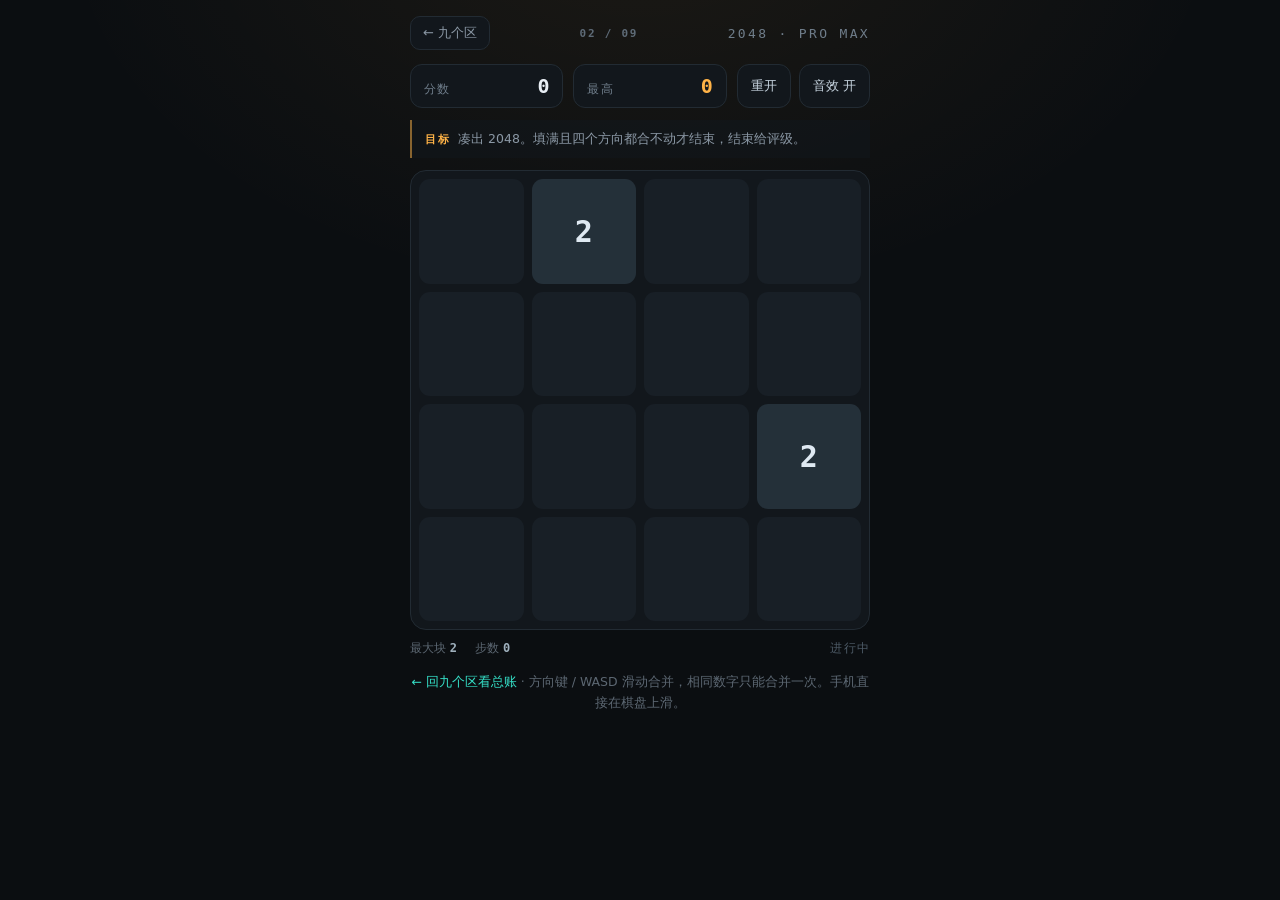
<file: games/g2048.html>
<!DOCTYPE html>
<html lang="zh-CN">
<head>
<meta charset="UTF-8">
<meta name="viewport" content="width=device-width, initial-scale=1, viewport-fit=cover">
<title>2048 · Pro Max</title>
<meta name="theme-color" content="#0b0e11">
<link rel="icon" href="data:image/svg+xml,<svg xmlns='http://www.w3.org/2000/svg' viewBox='0 0 32 32'><rect width='32' height='32' rx='8' fill='%230b0e11'/><text x='16' y='23' font-size='17' text-anchor='middle' fill='%23ffb347' font-family='monospace'>2</text></svg>">
<style>
:root{
  --bg:#0b0e11; --panel:#12171c; --line:#222b33; --ink:#e9eff5; --dim:#8b98a5;
  --accent:#35e0c8; --accent-2:#ffb347;
  --mono:ui-monospace,"Cascadia Code","SF Mono",Consolas,monospace;
}
*{box-sizing:border-box}
body{
  margin:0; min-height:100vh;
  background:radial-gradient(900px 600px at 50% -10%,rgba(255,179,71,.07),transparent 65%),var(--bg);
  color:var(--ink); font-family:system-ui,-apple-system,"Segoe UI","Microsoft YaHei",sans-serif;
  display:flex; flex-direction:column; align-items:center;
  padding:16px 16px calc(20px + env(safe-area-inset-bottom));
  -webkit-font-smoothing:antialiased; overscroll-behavior:none;
}
.bar{width:min(100%,460px); display:flex; align-items:center; justify-content:space-between; gap:12px; margin-bottom:14px}
.back{
  display:inline-flex; align-items:center; gap:7px; padding:7px 12px; border:1px solid var(--line);
  border-radius:10px; color:var(--dim); text-decoration:none; font-size:13px; background:var(--panel);
  transition:color .18s,border-color .18s;
}
.back:hover{color:var(--ink); border-color:rgba(255,179,71,.42)}
.title{font-family:var(--mono); font-size:13px; letter-spacing:.18em; color:#6f7d8a; text-transform:uppercase}
.hud{width:min(100%,460px); display:flex; flex-wrap:wrap; gap:10px; margin-bottom:12px}
.stat{flex:1 1 84px; min-width:0; padding:9px 13px; border:1px solid var(--line); border-radius:12px; background:var(--panel); display:flex; align-items:baseline; justify-content:space-between; gap:8px; transition:border-color .2s}
.stat .label{font-size:11.5px; letter-spacing:.1em; color:#6f7d8a}
.stat strong{font-family:var(--mono); font-size:20px; font-weight:600; font-variant-numeric:tabular-nums}
.stat.best strong{color:var(--accent-2)}
.stat.flash{border-color:rgba(255,179,71,.6)}
.btns{display:flex; gap:8px}
button{
  font-family:inherit; font-size:13px; color:#c6d3de; background:var(--panel);
  border:1px solid var(--line); border-radius:12px; padding:0 13px; cursor:pointer;
  transition:border-color .18s,color .18s,opacity .18s; -webkit-tap-highlight-color:transparent;
}
button:hover:not(:disabled){border-color:rgba(255,179,71,.45); color:var(--ink)}
button:disabled{opacity:.35; cursor:default}
button:focus-visible{outline:2px solid rgba(53,224,200,.55); outline-offset:2px}
.goal{
  width:min(100%,460px); margin:0 0 12px; padding:9px 13px;
  border-left:2px solid rgba(255,179,71,.5); background:rgba(18,23,28,.6);
  font-size:12.5px; color:#8b98a5; line-height:1.6;
}
.goal b{font-family:var(--mono); font-size:11px; letter-spacing:.14em; color:var(--accent-2); margin-right:8px}

.stage{position:relative; width:min(100%,460px)}
.board{
  position:relative;
  display:grid; grid-template-columns:repeat(4,1fr); gap:8px; padding:8px;
  background:var(--panel); border:1px solid var(--line); border-radius:16px;
  touch-action:none; user-select:none; -webkit-user-select:none;
}
.tile{
  position:relative; aspect-ratio:1; border-radius:11px; background:#181f26;
  display:grid; place-items:center;
  font-family:var(--mono); font-weight:600; font-size:clamp(18px,7vw,30px);
  color:#5c6772; transition:background .14s ease,color .14s ease;
}
.tile[data-len="3"]{font-size:clamp(15px,5.6vw,25px)}
.tile[data-len="4"]{font-size:clamp(13px,4.6vw,20px)}

/* 数值配色：低值冷、高值热，避免大面积紫 */
.tile[data-v="2"]{background:#243039; color:#dfe9f2}
.tile[data-v="4"]{background:#2b3a45; color:#e8f2f9}
.tile[data-v="8"]{background:#8a5a1e; color:#ffe9c9}
.tile[data-v="16"]{background:#a86a1c; color:#fff1d6}
.tile[data-v="32"]{background:#c47a1c; color:#fff6e2}
.tile[data-v="64"]{background:#e08a1a; color:#fff8ea}
.tile[data-v="128"]{background:#1f8f83; color:#e6fffb}
.tile[data-v="256"]{background:#23a89a; color:#eafffc}
.tile[data-v="512"]{background:#2bbfae; color:#f0fffd}
.tile[data-v="1024"]{background:#ffd166; color:#2a2208}
.tile[data-v="2048"]{background:linear-gradient(145deg,#ffe08a,#ffb347); color:#2a2208; box-shadow:0 0 22px rgba(255,179,71,.45)}
.tile[data-v="big"]{background:#3a2a10; color:#ffd166}
.tile.lit{background:#1e2b34; box-shadow:inset 0 0 0 1px rgba(255,179,71,.35)}

.pop{animation:pop .2s ease-out}
@keyframes pop{from{transform:scale(.66); opacity:.4} 60%{transform:scale(1.06)} to{transform:scale(1); opacity:1}}
.bump{animation:bump .18s ease-out}
@keyframes bump{0%{transform:scale(1)} 42%{transform:scale(.9)} 100%{transform:scale(1)}}

.fx{position:absolute; inset:0; pointer-events:none; z-index:2}
.board.shake{animation:shake .3s ease-out}
@keyframes shake{
  0%{transform:translate(0,0)} 18%{transform:translate(calc(var(--amp,-2px)*1.6),calc(var(--amp,-2px)*-.9))}
  38%{transform:translate(calc(var(--amp,-2px)*-1.3),calc(var(--amp,-2px)*.7))}
  58%{transform:translate(calc(var(--amp,-2px)*.8),calc(var(--amp,-2px)*-.4))}
  78%{transform:translate(calc(var(--amp,-2px)*-.4),0)} 100%{transform:translate(0,0)}
}
.board.winflash{animation:winflash .9s ease-out}
@keyframes winflash{
  0%{box-shadow:0 0 0 0 rgba(255,179,71,0); border-color:var(--line)}
  35%{box-shadow:0 0 0 3px rgba(255,179,71,.75),0 0 42px rgba(255,179,71,.5); border-color:#ffd166}
  100%{box-shadow:0 0 0 0 rgba(255,179,71,0); border-color:var(--line)}
}

.meta{width:min(100%,460px); display:flex; gap:18px; margin:10px 0 0; font-size:12px; color:#5c6772}
.meta span b{font-family:var(--mono); color:#9fb0bd; font-weight:600}
.meta .live{margin-left:auto; font-family:var(--mono); letter-spacing:.1em; color:#4d5a66}

.overlay{
  position:absolute; inset:0; display:none; flex-direction:column; align-items:center; justify-content:center; gap:8px;
  padding:18px 20px; text-align:center; border-radius:16px; background:rgba(8,11,14,.9);
  backdrop-filter:blur(4px); -webkit-backdrop-filter:blur(4px); z-index:3;
}
.overlay.show{display:flex}
.rank{font-family:var(--mono); font-size:clamp(22px,7vw,34px); font-weight:700; letter-spacing:.06em; line-height:1}
.rank.god{color:#ffd166; text-shadow:0 0 26px rgba(255,209,102,.6)}
.rank.inv{color:var(--accent); text-shadow:0 0 20px rgba(53,224,200,.45)}
.rank.str{color:#9fd2ff}
.rank.sol{color:#c6d3de}
.rank.warm{color:#8b98a5}
.rankcn{font-size:11.5px; letter-spacing:.14em; color:#6f7d8a; margin-bottom:2px}
.overlay h2{margin:0; font-size:clamp(18px,5vw,24px); font-weight:650}
.grid4{display:grid; grid-template-columns:repeat(4,1fr); gap:6px; width:100%; margin:6px 0 2px}
.grid4 div{background:rgba(255,255,255,.03); border:1px solid rgba(255,255,255,.06); border-radius:9px; padding:7px 4px}
.grid4 span{display:block; font-size:10.5px; letter-spacing:.08em; color:#6f7d8a}
.grid4 b{display:block; font-family:var(--mono); font-size:15px; margin-top:3px; color:#dfe9f2; font-weight:600}
.tbl{width:100%; margin-top:4px; font-family:var(--mono); font-size:11px}
.tbl .row{display:grid; grid-template-columns:20px 1fr 40px 52px; gap:6px; align-items:baseline; padding:3px 6px; border-radius:6px; color:#7b8894}
.tbl .row.head{color:#556370; font-size:10px; letter-spacing:.08em}
.tbl .row.now{background:rgba(255,179,71,.12); color:#ffe9c9}
.tbl .row i{font-style:normal; color:#556370}
.tbl .row .s{text-align:right}
.overlay button{height:38px; margin-top:8px; background:rgba(255,179,71,.14); border-color:rgba(255,179,71,.5); color:#ffe9c9}

.hint{width:min(100%,460px); margin:14px 0 0; color:#5c6772; font-size:12.5px; line-height:1.7; text-align:center}
@media (max-width:420px){ .board{gap:6px; padding:6px} .tile{border-radius:9px} .grid4{grid-template-columns:repeat(2,1fr)} }
@media (prefers-reduced-motion:reduce){ *{animation-duration:.01ms!important; transition-duration:.01ms!important} }
</style>
</head>
<body>

<div class="bar">
  <a class="back" href="../index.html">← 九个区</a><span class="zone-no" style="font:600 11px/1 var(--mono,monospace);letter-spacing:.16em;color:#5e6b77">02 / 09</span>
  <span class="title">2048 · Pro Max</span>
</div>

<div class="hud">
  <div class="stat" id="scoreBox"><span class="label">分数</span><strong id="score">0</strong></div>
  <div class="stat best"><span class="label">最高</span><strong id="best">0</strong></div>
  <div class="btns">
    <button id="newBtn" type="button">开始</button>
    <button id="soundBtn" type="button">音效 开</button>
  </div>
</div>

<p class="goal"><b>目标</b>凑出 2048。填满且四个方向都合不动才结束，结束给评级。</p>

<div class="stage" id="stage">
  <div class="board" id="board" aria-label="2048 棋盘"></div>
  <canvas class="fx" id="fx"></canvas>
  <div class="overlay" id="overlay">
    <div class="rank" id="ovRank"></div>
    <div class="rankcn" id="ovRankCn"></div>
    <h2 id="ovTitle"></h2>
    <div class="grid4" id="ovStats"></div>
    <div class="tbl" id="ovRuns"></div>
    <button id="ovBtn" type="button">再来一局</button>
  </div>
</div>

<div class="meta">
  <span>最大块 <b id="mxEl">2</b></span>
  <span>步数 <b id="mvEl">0</b></span>
  <span class="live" id="liveEl">就绪</span>
</div>

<p class="hint"><a href="../index.html" style="color:#35e0c8;text-decoration:none">← 回九个区看总账</a> · 方向键 / WASD 滑动合并，相同数字只能合并一次。手机直接在棋盘上滑。</p>

<script>
(function () {
  'use strict';

  var SIZE = 4;
  var BEST_KEY = 'paly.g2048.best';
  var RUNS_KEY = 'paly.g2048.runs';
  var SOUND_KEY = 'paly.g2048.sound';

  var stage = document.getElementById('stage');
  var board = document.getElementById('board');
  var animUntil = {};   // "r,c" -> 该格动画到期时间，防止连打时把正在播的动效掐断
  var fx = document.getElementById('fx');
  var ctx = fx.getContext('2d');
  var scoreEl = document.getElementById('score');
  var scoreBox = document.getElementById('scoreBox');
  var bestEl = document.getElementById('best');
  var newBtn = document.getElementById('newBtn');
  var soundBtn = document.getElementById('soundBtn');
  var overlay = document.getElementById('overlay');
  var ovRank = document.getElementById('ovRank');
  var ovRankCn = document.getElementById('ovRankCn');
  var ovTitle = document.getElementById('ovTitle');
  var ovStats = document.getElementById('ovStats');
  var ovRuns = document.getElementById('ovRuns');
  var ovBtn = document.getElementById('ovBtn');
  var mxEl = document.getElementById('mxEl');
  var mvEl = document.getElementById('mvEl');
  var liveEl = document.getElementById('liveEl');

  var tiles = [];
  var grid, score, best, state, winShown, moves, startedAt, lastRun;

  for (var i = 0; i < SIZE * SIZE; i++) {
    var t = document.createElement('div');
    t.className = 'tile';
    t.dataset.v = '0';
    board.appendChild(t);
    tiles.push(t);
  }

  /* ---------- 音效：现场合成，零文件 ---------- */
  var AC = null, soundOn = true;
  try {
    var sflag = localStorage.getItem(SOUND_KEY);
    if (sflag === '0') soundOn = false;
  } catch (e) {}

  function renderSoundBtn() { soundBtn.textContent = '音效 ' + (soundOn ? '开' : '关'); }
  renderSoundBtn();

  function ac() {
    if (!AC) {
      var C = window.AudioContext || window.webkitAudioContext;
      if (!C) return null;
      AC = new C();
    }
    if (AC.state === 'suspended') { try { AC.resume(); } catch (e) {} }
    return AC;
  }

  function tone(freq, dur, type, vol, delay, glideTo) {
    if (!soundOn) return;
    var a = ac(); if (!a) return;
    var t0 = a.currentTime + (delay || 0);
    var o = a.createOscillator(), g = a.createGain();
    o.type = type || 'sine';
    o.frequency.setValueAtTime(freq, t0);
    if (glideTo) { try { o.frequency.exponentialRampToValueAtTime(glideTo, t0 + dur); } catch (e) {} }
    g.gain.setValueAtTime(0.0001, t0);
    g.gain.linearRampToValueAtTime(vol, t0 + Math.min(dur * 0.35, 0.03));
    g.gain.exponentialRampToValueAtTime(0.0001, t0 + dur);
    o.connect(g); g.connect(a.destination);
    o.start(t0); o.stop(t0 + dur + 0.03);
  }

  function sfxScan(i) { tone(380 + i * 16, 0.05, 'square', 0.035); }
  function sfxSlide() { tone(150, 0.07, 'sine', 0.05, 0, 108); }
  function sfxSpawn() { tone(680, 0.06, 'triangle', 0.05); }
  // 撞住了：低频短闷响，没有音高变化，听起来就是"被挡住"
  function sfxBump() {
    tone(96, 0.1, 'square', 0.055, 0, 74);
    tone(62, 0.14, 'sine', 0.04, 0.02);
  }
  function sfxMerge(v, k) {
    var lv = Math.log2(v);
    var f = Math.min(300 + lv * 52, 900);
    tone(f, 0.19, 'triangle', 0.13, (k || 0) * 0.035);
    if (v >= 32) tone(f * 1.5, 0.16, 'sine', 0.075, (k || 0) * 0.035 + 0.02);
    if (v >= 256) tone(f * 0.5, 0.24, 'sine', 0.09, (k || 0) * 0.035 + 0.04);
  }
  function sfxWin() {
    var notes = [523, 659, 784, 1046, 1318];
    for (var i = 0; i < notes.length; i++) tone(notes[i], 0.3, 'triangle', 0.11, i * 0.1);
  }
  function sfxBest() {
    tone(880, 0.16, 'sine', 0.1);
    tone(1320, 0.2, 'sine', 0.085, 0.13);
  }
  function sfxOver() {
    tone(240, 0.5, 'sawtooth', 0.09, 0, 120);
    tone(120, 0.5, 'sine', 0.08, 0.1, 62);
  }

  /* ---------- 开局扫描仪式 ---------- */
  var introTimers = [];
  function clearIntro() {
    for (var i = 0; i < introTimers.length; i++) clearTimeout(introTimers[i]);
    introTimers = [];
  }

  /* ---------- 粒子层 ---------- */
  var dpr = window.devicePixelRatio || 1;
  var cw = 0, ch = 0;
  var parts = [], floats = [], raf = 0, lastT = 0;

  function sizeFx() {
    var r = stage.getBoundingClientRect();
    cw = r.width; ch = r.height;
    fx.width = Math.max(1, Math.round(cw * dpr));
    fx.height = Math.max(1, Math.round(ch * dpr));
    fx.style.width = cw + 'px';
    fx.style.height = ch + 'px';
    ctx.setTransform(dpr, 0, 0, dpr, 0, 0);
  }

  function tileCenter(r, c) {
    var el = tiles[r * SIZE + c];
    return { x: el.offsetLeft + el.offsetWidth / 2, y: el.offsetTop + el.offsetHeight / 2 };
  }

  function burst(x, y, val) {
    var lv = Math.log2(val);
    var n = Math.min(26, 5 + Math.round(lv * 1.7));
    var hot = val >= 128;
    for (var i = 0; i < n; i++) {
      var a = Math.random() * Math.PI * 2, sp = 14 + Math.random() * 52;
      parts.push({
        x: x, y: y,
        vx: Math.cos(a) * sp, vy: Math.sin(a) * sp - 16,
        life: 0, ttl: 0.42 + Math.random() * 0.42,
        size: 1.4 + Math.random() * 2.2,
        c: hot ? (Math.random() < 0.55 ? '#7ff0dc' : '#ffd166')
               : (Math.random() < 0.62 ? '#ffb347' : '#ffe9c9')
      });
    }
    if (parts.length > 260) parts.splice(0, parts.length - 260);
    kick();
  }

  function floatText(x, y, text, color) {
    floats.push({ x: x, y: y, text: text, c: color || '#ffe9c9', life: 0, ttl: 0.8 });
    kick();
  }

  function kick() {
    if (!raf) { lastT = 0; raf = requestAnimationFrame(tick); }
  }

  function tick(ts) {
    if (!lastT) lastT = ts;
    var dt = Math.min(0.06, (ts - lastT) / 1000);
    lastT = ts;
    ctx.clearRect(0, 0, cw, ch);

    for (var i = parts.length - 1; i >= 0; i--) {
      var p = parts[i];
      p.life += dt;
      if (p.life >= p.ttl) { parts.splice(i, 1); continue; }
      p.vy += 128 * dt;
      p.x += p.vx * dt;
      p.y += p.vy * dt;
      var k = 1 - p.life / p.ttl;
      ctx.globalAlpha = Math.max(0, k * k);
      ctx.fillStyle = p.c;
      ctx.beginPath();
      ctx.arc(p.x, p.y, p.size * (0.5 + k * 0.7), 0, Math.PI * 2);
      ctx.fill();
    }
    ctx.globalAlpha = 1;

    for (var j = floats.length - 1; j >= 0; j--) {
      var f = floats[j];
      f.life += dt;
      if (f.life >= f.ttl) { floats.splice(j, 1); continue; }
      var kk = 1 - f.life / f.ttl;
      ctx.globalAlpha = Math.min(1, kk * 1.6);
      ctx.fillStyle = f.c;
      ctx.font = '600 13px ui-monospace,Consolas,monospace';
      ctx.textAlign = 'center';
      ctx.fillText(f.text, f.x, f.y - (1 - kk) * 34);
    }
    ctx.globalAlpha = 1;

    if (parts.length || floats.length) raf = requestAnimationFrame(tick);
    else { raf = 0; ctx.clearRect(0, 0, cw, ch); }
  }

  function shakeBoard(amp) {
    board.style.setProperty('--amp', (-amp) + 'px');
    board.classList.remove('shake');
    void board.offsetWidth;
    board.classList.add('shake');
  }

  // 撞住了：朝你按的方向抖一下 + 一声闷响。
  // 以前这里是静默 return —— 按了什么都不发生，人会以为卡了，然后连按三下。
  function bumpWall(dir) {
    var sign = (dir === 'left') ? -1 : (dir === 'right' ? 1 : 1);
    board.style.setProperty('--amp', (sign * 3.4) + 'px');
    board.classList.remove('shake');
    void board.offsetWidth;
    board.classList.add('shake');
    sfxBump();
  }

  /* ---------- 存档 ---------- */
  function readRuns() {
    try {
      var raw = localStorage.getItem(RUNS_KEY);
      var arr = raw ? JSON.parse(raw) : [];
      if (!Array.isArray(arr)) return [];
      return arr.filter(function (x) { return x && typeof x.s === 'number'; })
                .sort(function (a, b) { return b.s - a.s; })
                .slice(0, 5);
    } catch (e) { return []; }
  }

  function writeRuns(list) {
    try { localStorage.setItem(RUNS_KEY, JSON.stringify(list.slice(0, 5))); } catch (e) {}
  }

  function pushRun(run) {
    var list = readRuns();
    list.push(run);
    list.sort(function (a, b) { return b.s - a.s; });
    list = list.slice(0, 5);
    writeRuns(list);
    return list;
  }

  best = 0;
  try { best = parseInt(localStorage.getItem(BEST_KEY) || '0', 10) || 0; } catch (e) { best = 0; }
  bestEl.textContent = best;

  /* ---------- 评级 ---------- */
  function rankOf(mx, sc) {
    if (mx >= 2048 && sc >= 16000) return { k: 'god', n: 'GODLIKE', cn: '神级操作' };
    if (mx >= 2048) return { k: 'inv', n: 'INVINCIBLE', cn: '不可战胜' };
    if (mx >= 512) return { k: 'str', n: 'STRONG', cn: '有硬实力' };
    if (mx >= 128) return { k: 'sol', n: 'SOLID', cn: '稳得住' };
    return { k: 'warm', n: 'WARMUP', cn: '热身而已' };
  }

  /* ---------- 棋盘逻辑 ---------- */
  function emptyGrid() {
    var g = [];
    for (var r = 0; r < SIZE; r++) g.push([0, 0, 0, 0]);
    return g;
  }

  function cloneGrid(g) { return g.map(function (row) { return row.slice(); }); }

  function emptyCells() {
    var list = [];
    for (var r = 0; r < SIZE; r++) {
      for (var c = 0; c < SIZE; c++) if (grid[r][c] === 0) list.push({ r: r, c: c });
    }
    return list;
  }

  function addRandom() {
    var cells = emptyCells();
    if (!cells.length) return null;
    var pick = cells[Math.floor(Math.random() * cells.length)];
    grid[pick.r][pick.c] = Math.random() < 0.9 ? 2 : 4;
    return pick;
  }

  function updateScore() {
    scoreEl.textContent = score;
    scoreBox.classList.add('flash');
    setTimeout(function () { scoreBox.classList.remove('flash'); }, 260);
    if (score > best) {
      best = score;
      bestEl.textContent = best;
      try { localStorage.setItem(BEST_KEY, String(best)); } catch (e) {}
    }
  }

  function updateMeta() {
    var mx = maxTile();
    mxEl.textContent = mx;
    mvEl.textContent = moves;
  }

  function render(prev, popAt) {
    for (var i = 0; i < tiles.length; i++) {
      var r = Math.floor(i / SIZE), c = i % SIZE;
      var v = grid[r][c];
      var el = tiles[i];
      var before = prev ? prev[r][c] : 0;

      el.dataset.v = v === 0 ? '0' : (v > 2048 ? 'big' : String(v));
      el.dataset.len = v === 0 ? '0' : String(v).length;
      el.textContent = v === 0 ? '' : String(v);
      // 旧版这里无条件 remove 两个动画类：连打时上一步刚冒出来的新块、
      // 刚合并跳动的块，动画播到一半就被下一帧掐断，看起来像"闪一下就死"。
      // 现在给每格的动画记一个到期时间，没播完就不动它。
      var key = r + ',' + c;
      var fresh = !!(popAt && popAt.r === r && popAt.c === c && v);
      var keepPop = !fresh && el.classList.contains('pop') && Date.now() < (animUntil[key] || 0);
      var keepBump = !fresh && el.classList.contains('bump') && Date.now() < (animUntil[key] || 0);
      if (!keepPop) el.classList.remove('pop');
      if (!keepBump) el.classList.remove('bump');

      if (fresh) {
        void el.offsetWidth;
        el.classList.add('pop');
        animUntil[key] = Date.now() + 300;
      } else if (prev && v && v !== before) {
        el.classList.add('bump');
        animUntil[key] = Date.now() + 300;
      }
    }
  }

  function slideRow(row) {
    var vals = row.filter(function (v) { return v !== 0; });
    var out = [];
    var gained = 0;
    var merges = [];
    for (var i = 0; i < vals.length; i++) {
      if (i + 1 < vals.length && vals[i] === vals[i + 1]) {
        out.push(vals[i] * 2);
        merges.push({ i: out.length - 1, v: vals[i] * 2 });
        gained += vals[i] * 2;
        i++;
      } else {
        out.push(vals[i]);
      }
    }
    while (out.length < SIZE) out.push(0);
    return { row: out, gained: gained, merges: merges };
  }

  function sameGrid(a, b) {
    for (var r = 0; r < SIZE; r++) {
      for (var c = 0; c < SIZE; c++) if (a[r][c] !== b[r][c]) return false;
    }
    return true;
  }

  function move(dir) {
    if (state !== 'playing') return;
    var before = cloneGrid(grid);
    var gainedAll = 0;
    var hits = [];

    if (dir === 'left' || dir === 'right') {
      for (var r = 0; r < SIZE; r++) {
        var row = grid[r].slice();
        if (dir === 'right') row.reverse();
        var res = slideRow(row);
        var out = res.row;
        if (dir === 'right') out.reverse();
        grid[r] = out;
        gainedAll += res.gained;
        for (var m = 0; m < res.merges.length; m++) {
          hits.push({ r: r, c: (dir === 'right' ? SIZE - 1 - res.merges[m].i : res.merges[m].i), v: res.merges[m].v });
        }
      }
    } else {
      for (var c2 = 0; c2 < SIZE; c2++) {
        var col = [grid[0][c2], grid[1][c2], grid[2][c2], grid[3][c2]];
        if (dir === 'down') col.reverse();
        var res2 = slideRow(col);
        var out2 = res2.row;
        if (dir === 'down') out2.reverse();
        for (var r2 = 0; r2 < SIZE; r2++) grid[r2][c2] = out2[r2];
        gainedAll += res2.gained;
        for (var m2 = 0; m2 < res2.merges.length; m2++) {
          hits.push({ r: (dir === 'down' ? SIZE - 1 - res2.merges[m2].i : res2.merges[m2].i), c: c2, v: res2.merges[m2].v });
        }
      }
    }

    // 挪不动：屏幕抖一下 + 一声闷响。
    // 以前这里是静默 return，按了没反应，人会以为卡住，然后连按三下。
    if (sameGrid(before, grid)) {
      bumpWall(dir);
      return;
    }

    moves++;
    if (gainedAll) { score += gainedAll; updateScore(); }
    else sfxSlide();

    var popAt = addRandom();
    render(before, popAt);
    if (popAt) sfxSpawn();
    updateMeta();

    for (var h = 0; h < hits.length; h++) {
      var pt = tileCenter(hits[h].r, hits[h].c);
      burst(pt.x, pt.y, hits[h].v);
      floatText(pt.x, pt.y - 6, '+' + hits[h].v, hits[h].v >= 128 ? '#7ff0dc' : '#ffe9c9');
      sfxMerge(hits[h].v, h);
    }
    if (hits.length) {
      var top = hits[0].v;
      shakeBoard(Math.min(7, 1.6 + Math.log2(top) * 0.8));
    }

    checkState();
  }

  function hasMoves() {
    if (emptyCells().length > 0) return true;
    for (var r = 0; r < SIZE; r++) {
      for (var c = 0; c < SIZE; c++) {
        var v = grid[r][c];
        if (r + 1 < SIZE && grid[r + 1][c] === v) return true;
        if (c + 1 < SIZE && grid[r][c + 1] === v) return true;
      }
    }
    return false;
  }

  function maxTile() {
    var m = 0;
    for (var r = 0; r < SIZE; r++) for (var c = 0; c < SIZE; c++) if (grid[r][c] > m) m = grid[r][c];
    return m;
  }

  function elapsedSec() { return Math.max(0, Math.round((Date.now() - startedAt) / 1000)); }

  function fmtDur(sec) {
    var mm = Math.floor(sec / 60), ss = sec % 60;
    return mm + ':' + (ss < 10 ? '0' : '') + ss;
  }

  function checkState() {
    var mx = maxTile();
    if (mx >= 2048 && !winShown) {
      winShown = true;
      state = 'won';
      liveEl.textContent = '2048 到手';
      board.classList.remove('winflash');
      void board.offsetWidth;
      board.classList.add('winflash');
      sfxWin();
      var mid = tileCenter(1, 1);
      for (var burstN = 0; burstN < 6; burstN++) {
        var cell = emptyCells();
        var spot = cell.length ? cell[Math.floor(Math.random() * cell.length)] : { r: 1, c: 1 };
        var p = tileCenter(spot.r, spot.c);
        burst(p.x, p.y, 512);
      }
      showWin('凑到 2048 了', 2048, score);
      return;
    }
    if (!hasMoves()) {
      state = 'over';
      liveEl.textContent = '结束';
      sfxOver();
      endGame();
    } else {
      liveEl.textContent = '进行中';
    }
  }

  function recordRun() {
    var run = {
      s: score, mx: maxTile(), mv: moves, ms: elapsedSec(),
      at: Date.now(), id: Date.now() + '-' + Math.random().toString(36).slice(2, 8)
    };
    return { run: run, list: pushRun(run) };
  }

  function renderRuns(list, runId) {
    var html = '<div class="row head"><i>#</i><span>分数</span><span>最大块</span><span class="s">步数</span></div>';
    for (var i = 0; i < list.length; i++) {
      var r = list[i];
      html += '<div class="row' + (runId && r.id === runId ? ' now' : '') + '">' +
        '<i>' + (i + 1) + '</i><span>' + r.s + '</span>' +
        '<span>' + r.mx + '</span><span class="s">' + r.mv + '</span></div>';
    }
    ovRuns.innerHTML = html;
  }

  function showRank(rk) {
    ovRank.className = 'rank ' + rk.k;
    ovRank.textContent = rk.n;
    ovRankCn.textContent = rk.cn;
  }

  function showStats(scoreV, mx, mv, ms) {
    ovStats.innerHTML =
      '<div><span>分数</span><b>' + scoreV + '</b></div>' +
      '<div><span>最大块</span><b>' + mx + '</b></div>' +
      '<div><span>步数</span><b>' + mv + '</b></div>' +
      '<div><span>用时</span><b>' + fmtDur(ms) + '</b></div>';
  }

  function showWin(title, mx, sc) {
    showRank(rankOf(mx, sc));
    ovTitle.textContent = title;
    showStats(sc, mx, moves, elapsedSec());
    renderRuns(readRuns(), null);
    ovBtn.textContent = '接着往上堆';
    overlay.classList.add('show');
  }

  function endGame() {
    var rec = recordRun();
    var rk = rankOf(rec.run.mx, rec.run.s);
    var isBest = rec.run.s > 0 && rec.run.s === best && rec.list[0] && rec.list[0].id === rec.run.id;
    showRank(rk);
    ovTitle.textContent = isBest ? '走不动了 · 新纪录' : '走不动了';
    showStats(rec.run.s, rec.run.mx, rec.run.mv, rec.run.ms);
    renderRuns(rec.list, rec.run.id);
    ovBtn.textContent = '再来一局';
    overlay.classList.add('show');
    if (isBest) sfxBest();
  }

  function hideOverlay() { overlay.classList.remove('show'); }

  /* ---------- 开局 ---------- */
  function startNew() {
    clearIntro();
    sizeFx();
    grid = emptyGrid();
    score = 0;
    moves = 0;
    state = 'intro';
    winShown = false;
    startedAt = Date.now();
    scoreEl.textContent = '0';
    hideOverlay();
    render(null, null);
    updateMeta();
    liveEl.textContent = '发牌';
    newBtn.textContent = '重开';

    // 16 格逐格扫亮，然后落两子
    for (var i = 0; i < tiles.length; i++) {
      (function (idx) {
        var tm = setTimeout(function () {
          tiles[idx].classList.add('lit');
          if (idx % 4 === 0 || soundOn) sfxScan(idx);
          setTimeout(function () { tiles[idx].classList.remove('lit'); }, 150);
        }, idx * 24);
        introTimers.push(tm);
      })(i);
    }

    var tEnd = setTimeout(function () {
      var a = addRandom();
      var b = addRandom();
      render(null, b);
      if (a) { void tiles[a.r * SIZE + a.c].offsetWidth; tiles[a.r * SIZE + a.c].classList.add('pop'); }
      sfxSpawn();
      tone(760, 0.12, 'triangle', 0.07, 0.05);
      state = 'playing';
      liveEl.textContent = '进行中';
      updateMeta();
    }, tiles.length * 24 + 220);
    introTimers.push(tEnd);
  }

  var KEYMAP = {
    ArrowLeft: 'left', ArrowRight: 'right', ArrowUp: 'up', ArrowDown: 'down',
    a: 'left', d: 'right', w: 'up', s: 'down',
    A: 'left', D: 'right', W: 'up', S: 'down'
  };

  // 按住不放时，操作系统会以约 30 次/秒重复发键。
  // 不限流的话一步接一步，新块一秒生十几个，棋盘瞬间被灌满——那不是快，是失控。
  var lastMoveAt = 0;

  document.addEventListener('keydown', function (e) {
    var dir = KEYMAP[e.key];
    if (dir) {
      e.preventDefault();
      if (e.repeat && Date.now() - lastMoveAt < 95) return;
      lastMoveAt = Date.now();
      move(dir);
    }
    if (e.key === 'r' || e.key === 'R') startNew();
  });

  // 触摸滑动：只在棋盘上响应，阈值 24px
  var tStart = null;
  board.addEventListener('touchstart', function (e) {
    var t = e.changedTouches[0];
    tStart = { x: t.clientX, y: t.clientY };
    e.preventDefault();
  }, { passive: false });

  board.addEventListener('touchmove', function (e) { e.preventDefault(); }, { passive: false });

  board.addEventListener('touchend', function (e) {
    if (!tStart) return;
    var t = e.changedTouches[0];
    var dx = t.clientX - tStart.x;
    var dy = t.clientY - tStart.y;
    var adx = Math.abs(dx), ady = Math.abs(dy);
    tStart = null;
    if (Math.max(adx, ady) < 24) return;
    if (adx > ady) move(dx > 0 ? 'right' : 'left');
    else move(dy > 0 ? 'down' : 'up');
    e.preventDefault();
  }, { passive: false });

  newBtn.addEventListener('click', startNew);
  soundBtn.addEventListener('click', function () {
    soundOn = !soundOn;
    renderSoundBtn();
    try { localStorage.setItem(SOUND_KEY, soundOn ? '1' : '0'); } catch (e) {}
    if (soundOn) tone(720, 0.1, 'triangle', 0.06);
  });

  ovBtn.addEventListener('click', function () {
    if (state === 'won') {
      state = 'playing';
      startedAt = Date.now() - (elapsedSec() * 1000);
      hideOverlay();
      liveEl.textContent = '进行中';
      return;
    }
    startNew();
  });

  window.addEventListener('resize', function () { sizeFx(); });

  startNew();

  // 只读验收探针：只在 ?dbg=1 时存在，不影响对局、不上报任何数
  if (/[?&]dbg=1/.test(location.search)) {
    window.__probe = function () {
      return { grid: grid.map(function (row) { return row.slice(); }), score: score, moves: moves, max: maxTile(), state: state };
    };
  }
})();
</script>
<script src="../assets/pulse.js?v=20261128f" defer></script>
<script src="../assets/hook.js?v=20261128f" defer></script>
</body>
</html>
</file>
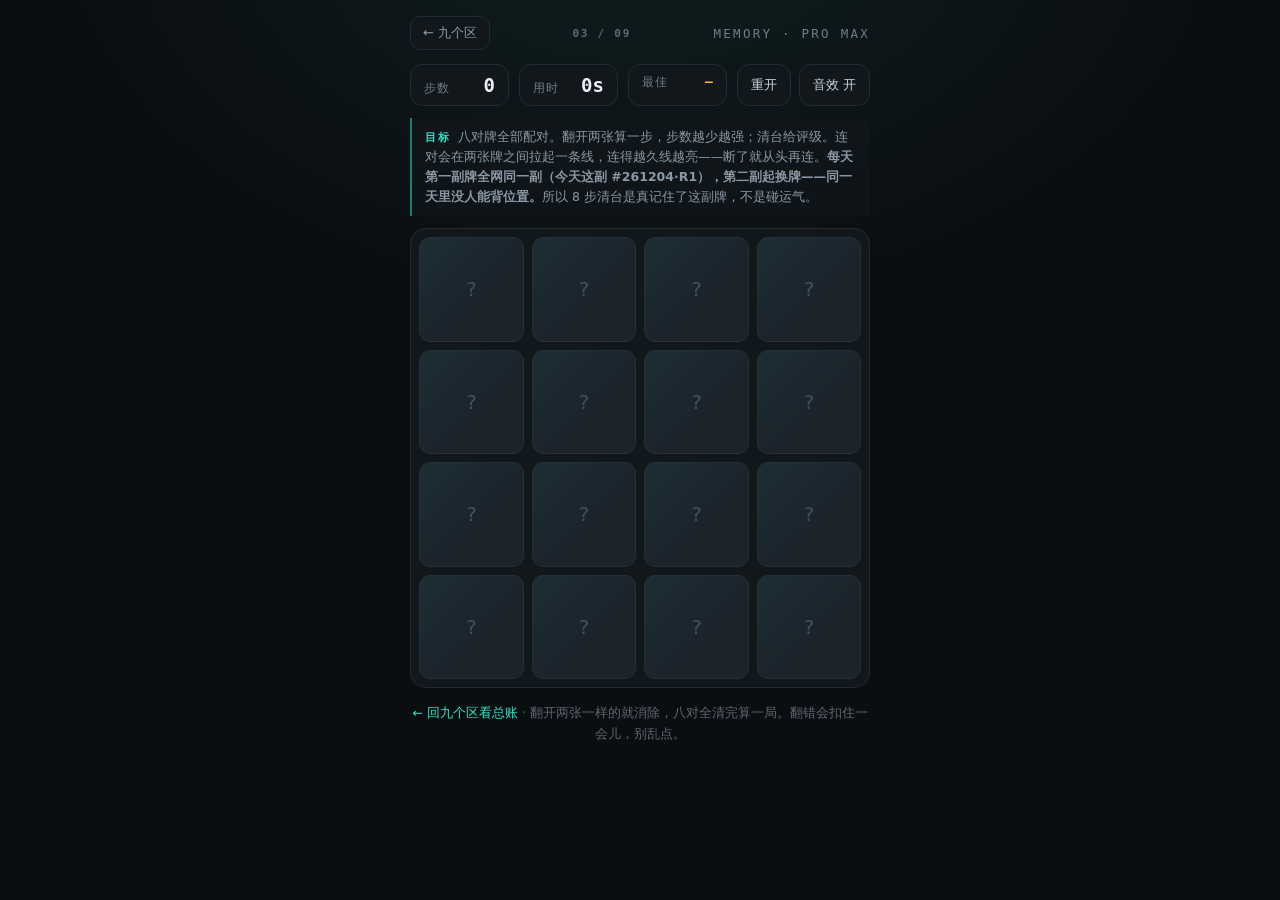
<file: games/memory.html>
<!DOCTYPE html>
<html lang="zh-CN">
<head>
<meta charset="UTF-8">
<meta name="viewport" content="width=device-width, initial-scale=1, viewport-fit=cover">
<title>记忆翻牌 · Pro Max</title>
<meta name="theme-color" content="#0b0e11">
<link rel="icon" href="data:image/svg+xml,<svg xmlns='http://www.w3.org/2000/svg' viewBox='0 0 32 32'><rect width='32' height='32' rx='8' fill='%230b0e11'/><text x='16' y='24' font-size='18' text-anchor='middle' fill='%2335e0c8'>?</text></svg>">
<style>
:root{
  --bg:#0b0e11; --panel:#12171c; --line:#222b33; --ink:#e9eff5; --dim:#8b98a5;
  --accent:#35e0c8; --accent-2:#ffb347;
  --mono:ui-monospace,"Cascadia Code","SF Mono",Consolas,monospace;
}
*{box-sizing:border-box}
body{
  margin:0; min-height:100vh;
  background:radial-gradient(900px 600px at 50% -10%,rgba(53,224,200,.08),transparent 65%),var(--bg);
  color:var(--ink); font-family:system-ui,-apple-system,"Segoe UI","Microsoft YaHei",sans-serif;
  display:flex; flex-direction:column; align-items:center;
  padding:16px 16px calc(20px + env(safe-area-inset-bottom));
  -webkit-font-smoothing:antialiased; overscroll-behavior:none;
}
.bar{width:min(100%,460px); display:flex; align-items:center; justify-content:space-between; gap:12px; margin-bottom:14px}
.back{
  display:inline-flex; align-items:center; gap:7px; padding:7px 12px; border:1px solid var(--line);
  border-radius:10px; color:var(--dim); text-decoration:none; font-size:13px; background:var(--panel);
  transition:color .18s,border-color .18s;
}
.back:hover{color:var(--ink); border-color:rgba(53,224,200,.4)}
.title{font-family:var(--mono); font-size:12.5px; letter-spacing:.18em; color:#6f7d8a; text-transform:uppercase}
.hud{width:min(100%,460px); display:flex; flex-wrap:wrap; gap:10px; margin-bottom:12px}
.stat{flex:1 1 84px; min-width:0; padding:9px 13px; border:1px solid var(--line); border-radius:12px; background:var(--panel); display:flex; align-items:baseline; justify-content:space-between; gap:8px}
.stat .label{font-size:11.5px; letter-spacing:.1em; color:#6f7d8a; white-space:nowrap}
.stat strong{font-family:var(--mono); font-size:19px; font-weight:600; font-variant-numeric:tabular-nums; white-space:nowrap}
.stat.best strong{color:var(--accent-2); font-size:13px}
.btns{display:flex; gap:8px}
button{
  font-family:inherit; font-size:13px; color:#c6d3de; background:var(--panel);
  border:1px solid var(--line); border-radius:12px; padding:0 13px; height:auto; cursor:pointer;
  transition:border-color .18s,color .18s; -webkit-tap-highlight-color:transparent;
}
button:hover{border-color:rgba(53,224,200,.45); color:var(--ink)}
button:focus-visible{outline:2px solid rgba(53,224,200,.55); outline-offset:2px}
.goal{
  width:min(100%,460px); margin:0 0 12px; padding:9px 13px;
  border-left:2px solid rgba(53,224,200,.5); background:rgba(18,23,28,.6);
  font-size:12.5px; color:#8b98a5; line-height:1.6;
}
.goal b{font-family:var(--mono); font-size:11px; letter-spacing:.14em; color:var(--accent); margin-right:8px}

.stage{position:relative; width:min(100%,460px)}
.deck{
  position:relative;
  display:grid; grid-template-columns:repeat(4,1fr); gap:8px; padding:8px;
  background:var(--panel); border:1px solid var(--line); border-radius:16px;
}
.card{
  position:relative; aspect-ratio:1; padding:0; border:0; background:transparent;
  perspective:900px; cursor:pointer; -webkit-tap-highlight-color:transparent;
}
.card-inner{
  position:relative; display:block; width:100%; height:100%;
  transform-style:preserve-3d; transition:transform .38s cubic-bezier(.3,.9,.35,1);
  border-radius:11px;
}
.card.flipped .card-inner{transform:rotateY(180deg)}
.face{
  position:absolute; inset:0; display:grid; place-items:center; border-radius:11px;
  backface-visibility:hidden; -webkit-backface-visibility:hidden;
}
.face.back{
  background:#1b232b; border:1px solid #263039;
  color:#42505c; font-family:var(--mono); font-size:clamp(15px,4.6vw,20px);
  background-image:linear-gradient(135deg,rgba(53,224,200,.06),transparent 60%);
  transition:border-color .2s, box-shadow .2s;
}
.face.front{
  transform:rotateY(180deg); background:#22303a; border:1px solid #2d3d49;
  font-size:clamp(22px,7vw,34px); line-height:1;
}
/* 兜底：即使 backface-visibility 失效，未翻开的牌也只露背面 */
.card:not(.flipped):not(.matched) .face.front{visibility:hidden}
.card.flipped .face.back,
.card.matched .face.back{visibility:hidden}
.card.matched .card-inner{transform:rotateY(180deg)}
.card.matched .face.front{
  border-color:rgba(53,224,200,.55); background:#1a2f2c;
  box-shadow:0 0 16px -6px rgba(53,224,200,.6);
}
.card.matched{cursor:default}
.card.bad .face.front{animation:badflash .4s ease-out}
@keyframes badflash{0%{border-color:rgba(255,120,90,.85); box-shadow:0 0 20px -4px rgba(255,120,90,.75)}100%{border-color:#2d3d49; box-shadow:none}}
.card.pop .card-inner{animation:pop .22s ease-out}
@keyframes pop{0%{transform:scale(.9)}60%{transform:scale(1.04)}100%{transform:scale(1)}}
.card.shake .card-inner{animation:shake .34s ease-in-out}
@keyframes shake{0%,100%{transform:rotateY(180deg) translateX(0)}22%{transform:rotateY(180deg) translateX(-5px)}55%{transform:rotateY(180deg) translateX(5px)}80%{transform:rotateY(180deg) translateX(-2px)}}
.card.deal{animation:dealIn .34s cubic-bezier(.2,.9,.3,1) backwards}
@keyframes dealIn{from{opacity:0; transform:translateY(-14px) rotate(-6deg) scale(.86)}to{opacity:1; transform:none}}

.fx{position:absolute; inset:0; pointer-events:none; z-index:2}

.overlay{
  position:absolute; inset:0; display:none; flex-direction:column; align-items:center; justify-content:center; gap:8px;
  padding:20px; text-align:center; border-radius:16px; background:rgba(8,11,14,.9);
  backdrop-filter:blur(4px); -webkit-backdrop-filter:blur(4px); z-index:3;
}
.overlay.show{display:flex}
.rank{font-family:var(--mono); font-size:clamp(22px,7vw,34px); font-weight:700; letter-spacing:.06em; line-height:1}
.rank.god{color:#ffd166; text-shadow:0 0 26px rgba(255,209,102,.6)}
.rank.inv{color:var(--accent); text-shadow:0 0 20px rgba(53,224,200,.45)}
.rank.str{color:#9fd2ff}
.rank.sol{color:#c6d3de}
.rank.warm{color:#8b98a5}
.rankcn{font-size:11.5px; letter-spacing:.14em; color:#6f7d8a}
.overlay h2{margin:2px 0 0; font-size:clamp(18px,5vw,23px); font-weight:650}
.grid3{display:grid; grid-template-columns:repeat(3,1fr); gap:6px; width:100%; margin-top:6px}
.grid3 div{background:rgba(255,255,255,.03); border:1px solid rgba(255,255,255,.06); border-radius:9px; padding:7px 4px}
.grid3 span{display:block; font-size:10.5px; letter-spacing:.08em; color:#6f7d8a}
.grid3 b{display:block; font-family:var(--mono); font-size:16px; margin-top:3px; color:#dfe9f2}
.tbl{width:100%; margin-top:4px; font-family:var(--mono); font-size:11px}
.tbl .row{display:grid; grid-template-columns:20px 1fr 1fr; gap:6px; align-items:baseline; padding:3px 6px; border-radius:6px; color:#7b8894}
.tbl .row.head{color:#556370; font-size:10px; letter-spacing:.08em}
.tbl .row.now{background:rgba(53,224,200,.12); color:#bff7ee}
.tbl .row i{font-style:normal; color:#556370}
.tbl .row span:nth-child(3){text-align:right}
.overlay button{height:38px; margin-top:6px; background:rgba(53,224,200,.14); border-color:rgba(53,224,200,.5); color:#d7fff9}

.hint{width:min(100%,460px); margin:14px 0 0; color:#5c6772; font-size:12.5px; line-height:1.7; text-align:center}
@media (max-width:420px){ .deck{gap:6px; padding:6px} .face{border-radius:9px} .tbl{font-size:10px} }
@media (prefers-reduced-motion:reduce){ *{animation-duration:.01ms!important; transition-duration:.01ms!important} }
</style>
</head>
<body>

<div class="bar">
  <a class="back" href="../index.html">← 九个区</a><span class="zone-no" style="font:600 11px/1 var(--mono,monospace);letter-spacing:.16em;color:#5e6b77">03 / 09</span>
  <span class="title">Memory · Pro Max</span>
</div>

<div class="hud">
  <div class="stat"><span class="label">步数</span><strong id="moves">0</strong></div>
  <div class="stat"><span class="label">用时</span><strong id="time">0s</strong></div>
  <div class="stat best"><span class="label">最佳</span><strong id="best">—</strong></div>
  <div class="btns">
    <button id="newBtn" type="button">重开</button>
    <button id="soundBtn" type="button">音效 开</button>
  </div>
</div>

<p class="goal"><b>目标</b>八对牌全部配对。翻开两张算一步，步数越少越强；清台给评级。连对会在两张牌之间拉起一条线，连得越久线越亮——断了就从头再连。<strong>每天第一副牌全网同一副（今天这副 <span id="caseNo">—</span>），第二副起换牌——同一天里没人能背位置。</strong>所以 8 步清台是真记住了这副牌，不是碰运气。</p>

<div class="stage" id="stage">
  <div class="deck" id="deck" aria-label="记忆翻牌棋盘"></div>
  <canvas class="fx" id="fx"></canvas>
  <div class="overlay" id="overlay">
    <div class="rank" id="ovRank"></div>
    <div class="rankcn" id="ovRankCn"></div>
    <h2 id="ovTitle">清台了</h2>
    <div class="grid3" id="ovStats"></div>
    <div class="tbl" id="ovRuns"></div>
    <button id="ovBtn" type="button">再来一局</button>
  </div>
</div>

<p class="hint"><a href="../index.html" style="color:#35e0c8;text-decoration:none">← 回九个区看总账</a> · 翻开两张一样的就消除，八对全清完算一局。翻错会扣住一会儿，别乱点。</p>

<script>
(function () {
  'use strict';

  var EMOJI = ['🍒', '🍋', '🍇', '🍑', '🥝', '🍉', '🌰', '🍄'];
  var PAIRS = EMOJI.length;
  var BEST_KEY = 'paly.memory.best';
  var RUNS_KEY = 'paly.memory.runs';
  var SOUND_KEY = 'paly.memory.sound';

  var stage = document.getElementById('stage');
  var deckEl = document.getElementById('deck');
  var fx = document.getElementById('fx');
  var ctx = fx.getContext('2d');
  var movesEl = document.getElementById('moves');
  var timeEl = document.getElementById('time');
  var bestEl = document.getElementById('best');
  var overlay = document.getElementById('overlay');
  var ovRank = document.getElementById('ovRank');
  var ovRankCn = document.getElementById('ovRankCn');
  var ovTitle = document.getElementById('ovTitle');
  var ovStats = document.getElementById('ovStats');
  var ovRuns = document.getElementById('ovRuns');
  var ovBtn = document.getElementById('ovBtn');
  var newBtn = document.getElementById('newBtn');
  var soundBtn = document.getElementById('soundBtn');

  var cards = [];
  var first = null;
  var lock = false;
  var moves = 0;
  var matchedCount = 0;
  var seconds = 0;
  var timerId = null;
  var started = false;
  var best = null;
  var dealing = true;

  /* ---------- 音效 ---------- */
  var AC = null, soundOn = true;
  try { if (localStorage.getItem(SOUND_KEY) === '0') soundOn = false; } catch (e) {}
  function renderSoundBtn() { soundBtn.textContent = '音效 ' + (soundOn ? '开' : '关'); }
  renderSoundBtn();

  function ac() {
    if (!AC) {
      var C = window.AudioContext || window.webkitAudioContext;
      if (!C) return null;
      AC = new C();
    }
    if (AC.state === 'suspended') { try { AC.resume(); } catch (e) {} }
    return AC;
  }

  function tone(freq, dur, type, vol, delay, glideTo) {
    if (!soundOn) return;
    var a = ac(); if (!a) return;
    var t0 = a.currentTime + (delay || 0);
    var o = a.createOscillator(), g = a.createGain();
    o.type = type || 'sine';
    o.frequency.setValueAtTime(freq, t0);
    if (glideTo) { try { o.frequency.exponentialRampToValueAtTime(glideTo, t0 + dur); } catch (e) {} }
    g.gain.setValueAtTime(0.0001, t0);
    g.gain.linearRampToValueAtTime(vol, t0 + Math.min(dur * 0.3, 0.02));
    g.gain.exponentialRampToValueAtTime(0.0001, t0 + dur);
    o.connect(g); g.connect(a.destination);
    o.start(t0); o.stop(t0 + dur + 0.03);
  }

  function sfxDeal(i) { tone(360 + i * 14, 0.045, 'square', 0.03); }
  function sfxFlip() { tone(520, 0.07, 'triangle', 0.06, 0, 430); }
  function sfxMatch(n) {
    var f = 620 + n * 55;
    tone(f, 0.16, 'triangle', 0.12);
    tone(f * 1.5, 0.14, 'sine', 0.075, 0.03);
  }
  function sfxMiss() {
    tone(250, 0.2, 'sawtooth', 0.07, 0, 150);
  }
  function sfxClear() {
    var notes = [523, 659, 784, 1046, 1318];
    for (var i = 0; i < notes.length; i++) tone(notes[i], 0.28, 'triangle', 0.11, i * 0.1);
  }
  function sfxBest() { tone(880, 0.14, 'sine', 0.1); tone(1320, 0.18, 'sine', 0.08, 0.12); }
  function sfxCombo(n) {
    var base = 520 + Math.min(n, 6) * 60;
    tone(base, 0.12, 'triangle', 0.09);
    tone(base * 1.5, 0.16, 'sine', 0.065, 0.06);
    tone(base * 2, 0.18, 'sine', 0.045, 0.12);
  }

  /* ---------- 粒子层 ---------- */
  var dpr = window.devicePixelRatio || 1;
  var cw = 0, ch = 0, parts = [], lines = [], combo = 0, maxCb = 0, raf = 0, lastT = 0;

  function sizeFx() {
    var r = stage.getBoundingClientRect();
    cw = r.width; ch = r.height;
    fx.width = Math.max(1, Math.round(cw * dpr));
    fx.height = Math.max(1, Math.round(ch * dpr));
    fx.style.width = cw + 'px';
    fx.style.height = ch + 'px';
    ctx.setTransform(dpr, 0, 0, dpr, 0, 0);
  }

  function cardCenter(card) {
    var el = card.el;
    return { x: el.offsetLeft + el.offsetWidth / 2, y: el.offsetTop + el.offsetHeight / 2 };
  }

  function burst(x, y, n, aCol, bCol) {
    for (var i = 0; i < n; i++) {
      var a = Math.random() * Math.PI * 2, sp = 20 + Math.random() * 66;
      parts.push({
        x: x, y: y, vx: Math.cos(a) * sp, vy: Math.sin(a) * sp - 22,
        life: 0, ttl: 0.45 + Math.random() * 0.4,
        size: 1.5 + Math.random() * 2.3,
        c: Math.random() < 0.6 ? aCol : bCol
      });
    }
    if (parts.length > 240) parts.splice(0, parts.length - 240);
    if (!raf) { lastT = 0; raf = requestAnimationFrame(tick); }
  }

  // 配对成功：在两张牌之间拉一条会褪去的线，沿线撒一层粒子。
  // 这是这一项"一眼能看见"的东西 —— 不是两张牌各自冒个泡，是一对连起来了。
  function link(a, b, col) {
    lines.push({ x1: a.x, y1: a.y, x2: b.x, y2: b.y, life: 0, ttl: 0.9, col: col });
    for (var i = 0; i < 14; i++) {
      var t = i / 13;
      parts.push({
        x: a.x + (b.x - a.x) * t,
        y: a.y + (b.y - a.y) * t,
        vx: (Math.random() - 0.5) * 24,
        vy: (Math.random() - 0.5) * 24 - 8,
        life: 0, ttl: 0.42 + Math.random() * 0.3,
        size: 1.4 + Math.random() * 1.6,
        c: col
      });
    }
    if (parts.length > 240) parts.splice(0, parts.length - 240);
    if (!raf) { lastT = 0; raf = requestAnimationFrame(tick); }
  }

  function tick(ts) {
    if (!lastT) lastT = ts;
    var dt = Math.min(0.06, (ts - lastT) / 1000);
    lastT = ts;
    ctx.clearRect(0, 0, cw, ch);
    for (var li = lines.length - 1; li >= 0; li--) {
      var L = lines[li];
      L.life += dt;
      if (L.life >= L.ttl) { lines.splice(li, 1); continue; }
      var lk = 1 - L.life / L.ttl;
      ctx.globalAlpha = Math.max(0, Math.min(1, lk));
      ctx.strokeStyle = L.col;
      ctx.lineWidth = 1.2 + 2.6 * lk;
      ctx.beginPath();
      ctx.moveTo(L.x1, L.y1);
      ctx.lineTo(L.x2, L.y2);
      ctx.stroke();
      ctx.globalAlpha = Math.max(0, Math.min(1, lk * 1.3));
      ctx.fillStyle = L.col;
      ctx.beginPath(); ctx.arc(L.x1, L.y1, 3.2 * lk, 0, Math.PI * 2); ctx.fill();
      ctx.beginPath(); ctx.arc(L.x2, L.y2, 3.2 * lk, 0, Math.PI * 2); ctx.fill();
    }
    for (var i = parts.length - 1; i >= 0; i--) {
      var p = parts[i];
      p.life += dt;
      if (p.life >= p.ttl) { parts.splice(i, 1); continue; }
      p.vy += 130 * dt;
      p.x += p.vx * dt;
      p.y += p.vy * dt;
      var k = 1 - p.life / p.ttl;
      ctx.globalAlpha = Math.max(0, k * k);
      ctx.fillStyle = p.c;
      ctx.beginPath();
      ctx.arc(p.x, p.y, p.size * (0.45 + k * 0.75), 0, Math.PI * 2);
      ctx.fill();
    }
    ctx.globalAlpha = 1;
    if (parts.length || lines.length) raf = requestAnimationFrame(tick);
    else { raf = 0; ctx.clearRect(0, 0, cw, ch); }
  }

  /* ---------- 记录 ---------- */
  function readRuns() {
    try {
      var raw = localStorage.getItem(RUNS_KEY);
      var arr = raw ? JSON.parse(raw) : [];
      if (!Array.isArray(arr)) return [];
      return arr.filter(function (x) { return x && typeof x.mv === 'number'; })
                .sort(function (a, b) { return a.mv - b.mv || a.ms - b.ms; })
                .slice(0, 5);
    } catch (e) { return []; }
  }

  function pushRun(run) {
    var list = readRuns();
    list.push(run);
    list.sort(function (a, b) { return a.mv - b.mv || a.ms - b.ms; });
    list = list.slice(0, 5);
    try { localStorage.setItem(RUNS_KEY, JSON.stringify(list)); } catch (e) {}
    return list;
  }

  try {
    var rawBest = localStorage.getItem(BEST_KEY);
    if (rawBest) best = JSON.parse(rawBest);
  } catch (e) { best = null; }
  renderBest();

  function renderBest() {
    bestEl.textContent = best && best.moves ? (best.moves + '步 ' + best.seconds + 's') : '—';
  }

  function rankOf(mv) {
    if (mv <= 8) return { k: 'god', n: 'GODLIKE', cn: '一步不错' };
    if (mv <= 10) return { k: 'inv', n: 'INVINCIBLE', cn: '记住全场' };
    if (mv <= 13) return { k: 'str', n: 'STRONG', cn: '有硬实力' };
    if (mv <= 18) return { k: 'sol', n: 'SOLID', cn: '稳得住' };
    return { k: 'warm', n: 'WARMUP', cn: '靠运气翻' };
  }

  /* ---------- 牌桌 ---------- */
  // 每天第一副牌是固定的：全网同一副，8 步清台只能是真记住。
  // 但第二局起必须换牌——不然一天里所有人都背的是同一副位置，记忆就不算记忆了。
  // 编号公开：第 1 副 seed = 日期数，第 n 副 = 日期数 + (n-1)×7919，地址加 ?seed= 可复现任意一副。
  var SEED_STEP = 7919;
  var ROUND_KEY = 'paly.memory.round';
  var curSeed = 0, curRound = 1, curForced = false;

  function baseSeed() {
    var d = new Date();
    return d.getFullYear() * 372 + (d.getMonth() + 1) * 31 + d.getDate();
  }

  function nextSeed() {
    var q = /[?&]seed=(\d+)/.exec(location.search);
    if (q) return { seed: parseInt(q[1], 10), round: 0, forced: true };
    var r = 1;
    try { r = (parseInt(localStorage.getItem(ROUND_KEY) || '0', 10) || 0) + 1; } catch (e) { r = 1; }
    try { localStorage.setItem(ROUND_KEY, String(r)); } catch (e) {}
    return { seed: baseSeed() + (r - 1) * SEED_STEP, round: r, forced: false };
  }

  function renderCaseNo(si) {
    var el = document.getElementById('caseNo');
    if (!el) return;
    var d = new Date();
    var day = String(d.getFullYear()).slice(2) + ('0' + (d.getMonth() + 1)).slice(-2) + ('0' + d.getDate()).slice(-2);
    el.textContent = si.forced ? ('seed ' + si.seed) : ('#' + day + '·R' + si.round);
    el.title = si.forced ? '指定牌局' : ('seed ' + si.seed + '（第 1 副 = 当天日期数，第 n 副 = 日期数 + (n-1)×7919）');
  }

  function mulberry32(a) {
    return function () {
      a |= 0;
      a = a + 0x6D2B79F5 | 0;
      var t = Math.imul(a ^ a >>> 15, 1 | a);
      t = t + Math.imul(t ^ t >>> 7, 61 | t) ^ t;
      return ((t ^ t >>> 14) >>> 0) / 4294967296;
    };
  }

  function shuffle(arr, rnd) {
    for (var i = arr.length - 1; i > 0; i--) {
      var j = Math.floor(rnd() * (i + 1));
      var t = arr[i]; arr[i] = arr[j]; arr[j] = t;
    }
    return arr;
  }

  function build() {
    var pool = [];
    EMOJI.forEach(function (e) { pool.push(e); pool.push(e); });
    shuffle(pool, mulberry32(curSeed));

    deckEl.innerHTML = '';
    cards = [];
    pool.forEach(function (e, idx) {
      var btn = document.createElement('button');
      btn.className = 'card';
      btn.type = 'button';
      btn.setAttribute('aria-label', '未翻开的牌');
      btn.innerHTML =
        '<span class="card-inner">' +
          '<span class="face back">?</span>' +
          '<span class="face front">' + e + '</span>' +
        '</span>';

      var card = { el: btn, emoji: e, matched: false, flipped: false, idx: idx };
      btn.addEventListener('click', function () { onFlip(card); });
      deckEl.appendChild(btn);
      cards.push(card);
    });
  }

  function dealIn() {
    dealing = true;
    for (var i = 0; i < cards.length; i++) {
      (function (c, i) {
        setTimeout(function () {
          c.el.classList.add('deal');
          sfxDeal(i);
          setTimeout(function () { c.el.classList.remove('deal'); }, 360);
        }, i * 34);
      })(cards[i], i);
    }
    setTimeout(function () { dealing = false; }, cards.length * 34 + 260);
  }

  function startTimer() {
    if (timerId) return;
    started = true;
    timerId = setInterval(function () {
      seconds += 1;
      timeEl.textContent = seconds + 's';
    }, 1000);
  }

  function stopTimer() {
    if (timerId) { clearInterval(timerId); timerId = null; }
  }

  function onFlip(card) {
    if (dealing || lock || card.matched || card.flipped) return;
    if (!started) startTimer();

    card.flipped = true;
    card.el.classList.add('flipped', 'pop');
    card.el.setAttribute('aria-label', card.emoji);
    (function (c) { setTimeout(function () { c.el.classList.remove('pop'); }, 240); })(card);
    sfxFlip();
    var p = cardCenter(card);
    burst(p.x, p.y, 5, '#8fb7c9', '#35e0c8');

    if (!first) { first = card; return; }

    moves += 1;
    movesEl.textContent = moves;

    if (first.emoji === card.emoji) {
      var a = first;
      first = null;
      a.matched = true;
      card.matched = true;
      a.el.classList.add('matched');
      card.el.classList.add('matched');
      matchedCount += 1;
      combo += 1;
      if (combo > maxCb) maxCb = combo;
      sfxMatch(matchedCount);
      var p1 = cardCenter(a), p2 = cardCenter(card);
      link(p1, p2, combo >= 3 ? '#ffb347' : '#7ff0dc');
      burst(p1.x, p1.y, 9, '#7ff0dc', '#ffd166');
      burst(p2.x, p2.y, 9, '#7ff0dc', '#ffd166');
      if (combo >= 3) sfxCombo(combo);
      if (matchedCount === PAIRS) finish();
    } else {
      lock = true;
      var x = first, y = card;
      first = null;
      combo = 0;
      sfxMiss();
      x.el.classList.add('shake');
      y.el.classList.add('shake');
      x.el.classList.add('bad');
      y.el.classList.add('bad');
      setTimeout(function () {
        x.el.classList.remove('flipped', 'shake', 'bad');
        y.el.classList.remove('flipped', 'shake', 'bad');
        x.el.setAttribute('aria-label', '未翻开的牌');
        y.el.setAttribute('aria-label', '未翻开的牌');
        x.flipped = false;
        y.flipped = false;
        lock = false;
      }, 800);
    }
  }

  function showStats(mv, ms) {
    ovStats.innerHTML =
      '<div><span>步数</span><b>' + mv + '</b></div>' +
      '<div><span>用时</span><b>' + ms + 's</b></div>' +
      '<div><span>最长连对</span><b>' + maxCb + '</b></div>';
  }

  function renderRuns(list, runId) {
    var html = '<div class="row head"><i>#</i><span>步数</span><span>用时</span></div>';
    for (var i = 0; i < list.length; i++) {
      var r = list[i];
      html += '<div class="row' + (runId && r.id === runId ? ' now' : '') + '">' +
        '<i>' + (i + 1) + '</i><span>' + r.mv + ' 步</span>' +
        '<span>' + r.ms + 's</span></div>';
    }
    ovRuns.innerHTML = html;
  }

  function finish() {
    stopTimer();
    var rk = rankOf(moves);
    var isBest = !best || moves < best.moves || (moves === best.moves && seconds < best.seconds);
    if (isBest) {
      best = { moves: moves, seconds: seconds };
      try { localStorage.setItem(BEST_KEY, JSON.stringify(best)); } catch (e) {}
      renderBest();
    }

    var run = { mv: moves, ms: seconds, cb: maxCb, at: Date.now(), id: Date.now() + '-' + Math.random().toString(36).slice(2, 8) };
    var list = pushRun(run);

    ovRank.className = 'rank ' + rk.k;
    ovRank.textContent = rk.n;
    ovRankCn.textContent = rk.cn;
    ovTitle.textContent = isBest ? '清台了 · 新纪录' : '清台了';
    showStats(moves, seconds);
    renderRuns(list, run.id);
    ovBtn.textContent = '再来一局';
    overlay.classList.add('show');

    sfxClear();
    if (isBest) sfxBest();

    for (var i = 0; i < cards.length; i++) {
      (function (c, i) {
        setTimeout(function () {
          var p = cardCenter(c);
          burst(p.x, p.y, 10, '#7ff0dc', '#ffd166');
        }, i * 26);
      })(cards[i], i);
    }
  }

  function newGame() {
    stopTimer();
    overlay.classList.remove('show');
    parts = [];
    lines = [];
    combo = 0;
    maxCb = 0;
    if (raf) { cancelAnimationFrame(raf); raf = 0; }
    ctx.clearRect(0, 0, cw, ch);
    first = null;
    lock = false;
    moves = 0;
    matchedCount = 0;
    seconds = 0;
    started = false;
    movesEl.textContent = '0';
    timeEl.textContent = '0s';
    var si = nextSeed();
    curSeed = si.seed;
    curRound = si.round;
    curForced = si.forced;
    renderCaseNo(si);
    build();
    sizeFx();
    dealIn();
  }

  newBtn.addEventListener('click', newGame);
  ovBtn.addEventListener('click', newGame);
  soundBtn.addEventListener('click', function () {
    soundOn = !soundOn;
    renderSoundBtn();
    try { localStorage.setItem(SOUND_KEY, soundOn ? '1' : '0'); } catch (e) {}
    if (soundOn) tone(720, 0.1, 'triangle', 0.06);
  });

  window.addEventListener('resize', function () { sizeFx(); });

  // 牌局编号在每局开局时写（见 newGame），这里只做首屏兜底
  newGame();

  // 只读验收探针：只在 ?dbg=1 时存在，不影响对局、不上报任何数
  if (/[?&]dbg=1/.test(location.search)) {
    window.__probe = function () {
      var order = [];
      for (var i = 0; i < cards.length; i++) order.push(cards[i].emoji);
      return { seed: curSeed, round: curRound, order: order, moves: moves, combo: combo, matched: matchedCount, pairs: PAIRS };
    };
  }
})();
</script>
<script src="../assets/pulse.js?v=20261128f" defer></script>
<script src="../assets/hook.js?v=20261128f" defer></script>
</body>
</html>
</file>
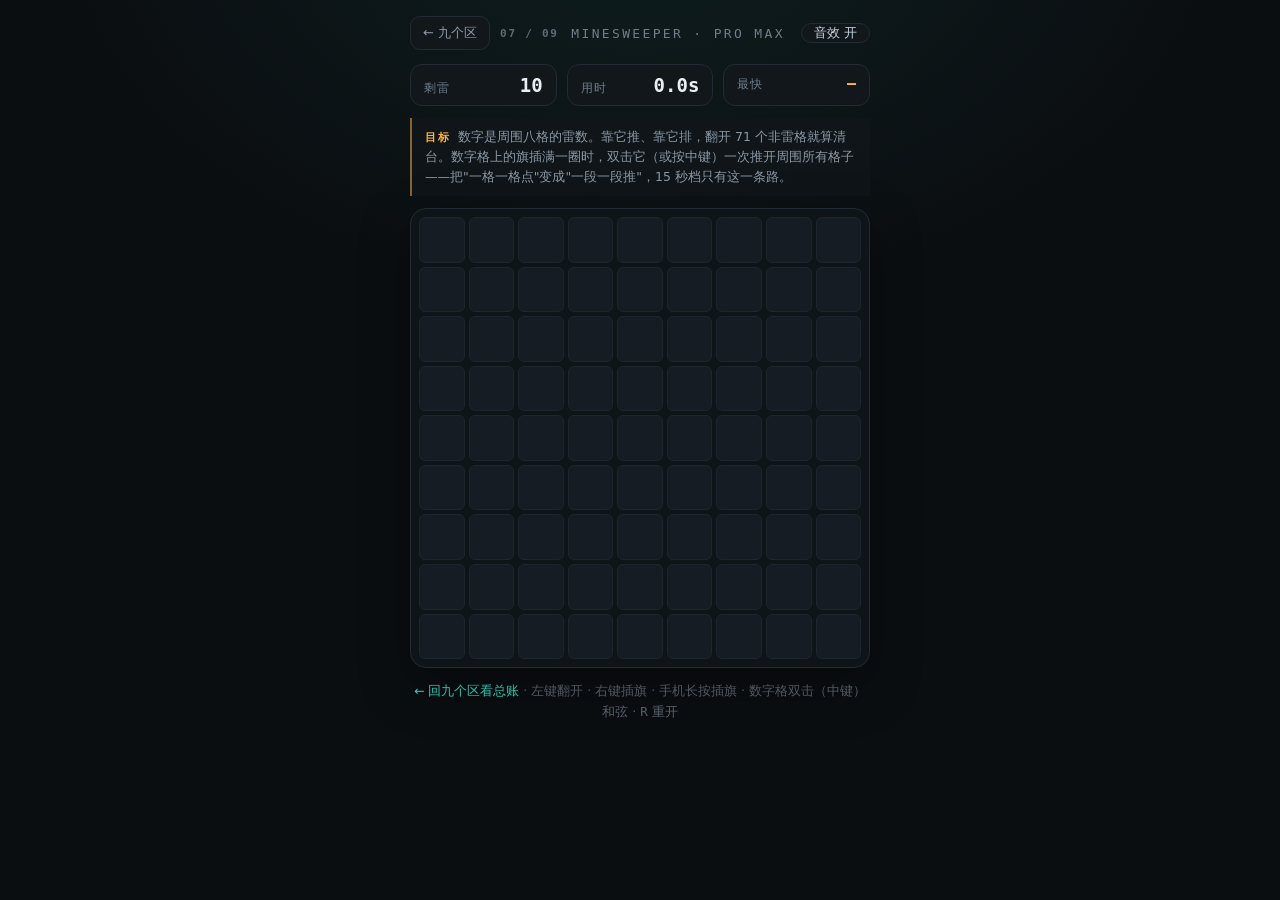
<file: games/minesweeper.html>
<!DOCTYPE html>
<html lang="zh-CN">
<head>
<meta charset="UTF-8">
<meta name="viewport" content="width=device-width, initial-scale=1, viewport-fit=cover">
<title>扫雷 · Pro Max</title>
<meta name="theme-color" content="#0b0e11">
<link rel="icon" href="data:image/svg+xml,<svg xmlns='http://www.w3.org/2000/svg' viewBox='0 0 32 32'><rect width='32' height='32' rx='8' fill='%230b0e11'/><circle cx='16' cy='18' r='7' fill='%23ffb347'/><path d='M16 4v7M12 8l8 0' stroke='%23ffb347' stroke-width='2'/></svg>">
<style>
:root{
  --bg:#0b0e11; --panel:#12171c; --line:#222b33; --ink:#e9eff5; --dim:#8b98a5;
  --accent:#35e0c8; --accent-2:#ffb347; --mono:ui-monospace,"Cascadia Code","SF Mono",Consolas,monospace;
}
*{box-sizing:border-box}
body{
  margin:0; min-height:100vh;
  background:radial-gradient(900px 600px at 50% -10%,rgba(53,224,200,.08),transparent 65%),var(--bg);
  color:var(--ink); font-family:system-ui,-apple-system,"Segoe UI","Microsoft YaHei",sans-serif;
  display:flex; flex-direction:column; align-items:center;
  padding:16px 16px calc(18px + env(safe-area-inset-bottom));
  -webkit-font-smoothing:antialiased; overscroll-behavior:none;
}
.bar{width:min(100%,460px); display:flex; align-items:center; justify-content:space-between; gap:10px; margin-bottom:14px}
.back{
  display:inline-flex; align-items:center; gap:7px; padding:7px 12px; border:1px solid var(--line);
  border-radius:10px; color:var(--dim); text-decoration:none; font-size:13px; background:var(--panel);
  transition:color .18s,border-color .18s;
}
.back:hover{color:var(--ink); border-color:rgba(53,224,200,.4)}
.title{font-family:var(--mono); font-size:13px; letter-spacing:.18em; color:#6f7d8a; text-transform:uppercase; margin-left:auto; margin-right:6px}
button{
  font-family:inherit; font-size:13px; color:#c6d3de; background:var(--panel);
  border:1px solid var(--line); border-radius:12px; padding:0 12px; cursor:pointer;
  transition:border-color .18s,color .18s; -webkit-tap-highlight-color:transparent;
}
button:hover{border-color:rgba(53,224,200,.45); color:var(--ink)}
button:focus-visible{outline:2px solid rgba(53,224,200,.55); outline-offset:2px}
.hud{width:min(100%,460px); display:flex; flex-wrap:wrap; align-items:stretch; gap:10px; margin-bottom:12px}
.stat{
  flex:1 1 76px; min-width:0; padding:9px 13px; border:1px solid var(--line); border-radius:12px; background:var(--panel);
  display:flex; align-items:baseline; justify-content:space-between; gap:8px;
}
.stat .label{font-size:11.5px; letter-spacing:.1em; color:#6f7d8a; white-space:nowrap}
.stat strong{font-family:var(--mono); font-size:19px; font-weight:600; font-variant-numeric:tabular-nums; white-space:nowrap}
.stat.best strong{color:var(--accent-2); font-size:15px}
.goal{
  width:min(100%,460px); margin:0 0 12px; padding:9px 13px;
  border-left:2px solid rgba(255,179,71,.5); background:rgba(18,23,28,.6);
  font-size:12.5px; color:#8b98a5; line-height:1.6;
}
.goal b{font-family:var(--mono); font-size:11px; letter-spacing:.14em; color:var(--accent-2); margin-right:8px}

.stage{position:relative; width:min(100%,460px)}
.board{
  position:relative;
  display:grid; grid-template-columns:repeat(9,1fr); gap:4px;
  padding:8px; border:1px solid var(--line); border-radius:16px; background:#0f1419;
  box-shadow:0 18px 50px rgba(0,0,0,.35);
}
.cell{
  aspect-ratio:1; display:flex; align-items:center; justify-content:center;
  border-radius:6px; background:#151c23; border:1px solid #1d262e;
  font-family:var(--mono); font-size:clamp(12px,3.2vw,16px); font-weight:700; color:#7d8b98;
  cursor:pointer; user-select:none; -webkit-user-select:none; -webkit-tap-highlight-color:transparent;
  transition:background .12s,border-color .12s;
}
.cell:hover{background:#1b232b}
.cell.open{background:#0c1014; border-color:#171e25; cursor:default; font-weight:600}
.cell.open:hover{background:#0c1014}
.cell.n1{color:#7cc4ff}
.cell.n2{color:#35e0c8}
.cell.n3{color:#ffb347}
.cell.n4{color:#ff8a5c}
.cell.n5,.cell.n6,.cell.n7,.cell.n8{color:#ff5c6b}
.cell.flag{color:var(--accent-2); background:#1b1a14; border-color:#3a3324}
.cell.boom{background:#3a1512; border-color:#ff5c4a; color:#ff8a6b; font-size:clamp(14px,3.6vw,18px)}
.cell.mine{color:#c96a5e}
.cell.wrong{color:#ff8a6b; text-decoration:line-through}
.cell.rev{animation:revIn .18s ease-out}
@keyframes revIn{from{transform:scale(.8); opacity:.35}to{transform:none; opacity:1}}
.cell.flagpop{animation:flagPop .2s ease-out}
@keyframes flagPop{from{transform:scale(.55)}60%{transform:scale(1.1)}to{transform:none}}
.cell.scan{background:#1e2b34; box-shadow:inset 0 0 0 1px rgba(53,224,200,.4)}

.board.shake{animation:bshake .3s ease-out}
@keyframes bshake{
  0%{transform:translate(0,0)}20%{transform:translate(-5px,3px)}
  40%{transform:translate(4px,-3px)}60%{transform:translate(-3px,2px)}
  80%{transform:translate(2px,0)}100%{transform:translate(0,0)}
}
.board.winflash{animation:wflash .8s ease-out}
@keyframes wflash{
  0%{box-shadow:0 0 0 0 rgba(53,224,200,0); border-color:var(--line)}
  35%{box-shadow:0 0 0 3px rgba(53,224,200,.6),0 0 40px rgba(53,224,200,.35); border-color:#7ff0dc}
  100%{box-shadow:0 0 0 0 rgba(53,224,200,0); border-color:var(--line)}
}

.fx{position:absolute; inset:0; pointer-events:none; z-index:2}

.result{
  width:min(100%,460px); margin-top:12px; padding:12px 14px; border:1px solid var(--line);
  border-radius:12px; background:var(--panel); display:flex; flex-direction:column; gap:6px;
  font-size:13px; color:var(--dim); line-height:1.5;
}
.result[hidden]{display:none!important}
.result.win{border-color:rgba(53,224,200,.45)}
.result.lose{border-color:rgba(255,120,90,.4)}
.rankline{display:flex; align-items:baseline; gap:10px}
.rank{font-family:var(--mono); font-size:22px; font-weight:700; letter-spacing:.06em; line-height:1}
.rank.god{color:#ffd166; text-shadow:0 0 20px rgba(255,209,102,.55)}
.rank.inv{color:var(--accent)}
.rank.str{color:#9fd2ff}
.rank.sol{color:#c6d3de}
.rank.warm{color:#8b98a5}
.rank.cn{font-size:11.5px; letter-spacing:.12em; color:#6f7d8a}
.numline{font-family:var(--mono); font-size:12.5px; color:#b7c4cf}
.numline b{color:var(--ink); font-size:15px}
.tbl{font-family:var(--mono); font-size:11px; margin-top:2px}
.tbl .row{display:grid; grid-template-columns:20px 1fr 84px; gap:6px; align-items:baseline; padding:2px 4px; border-radius:6px; color:#7b8894}
.tbl .row.head{color:#556370; font-size:10px; letter-spacing:.08em}
.tbl .row.now{background:rgba(53,224,200,.12); color:#bff7ee}
.tbl .row i{font-style:normal; color:#556370}
.tbl .row span:nth-child(3){text-align:right}
.again{
  align-self:flex-start; padding:7px 14px; border-radius:9px; border:1px solid rgba(53,224,200,.4);
  background:transparent; color:var(--accent); font-family:var(--mono); font-size:12px; letter-spacing:.1em;
  cursor:pointer; transition:background .18s;
}
.again:hover{background:rgba(53,224,200,.1)}

.hint{width:min(100%,460px); margin:12px 0 0; color:#5c6772; font-size:12.5px; line-height:1.7; text-align:center}
@media (prefers-reduced-motion:reduce){ *{animation-duration:.01ms!important; transition-duration:.01ms!important} }
</style>
</head>
<body>

<div class="bar">
  <a class="back" href="../index.html">← 九个区</a><span class="zone-no" style="font:600 11px/1 var(--mono,monospace);letter-spacing:.16em;color:#5e6b77">07 / 09</span>
  <span class="title">Minesweeper · Pro Max</span>
  <button id="soundBtn" type="button">音效 开</button>
</div>

<div class="hud">
  <div class="stat"><span class="label">剩雷</span><strong id="left">10</strong></div>
  <div class="stat"><span class="label">用时</span><strong id="time">0.0s</strong></div>
  <div class="stat best"><span class="label">最快</span><strong id="best">—</strong></div>
</div>

<p class="goal"><b>目标</b>数字是周围八格的雷数。靠它推、靠它排，翻开 71 个非雷格就算清台。数字格上的旗插满一圈时，双击它（或按中键）一次推开周围所有格子——把"一格一格点"变成"一段一段推"，15 秒档只有这一条路。</p>

<div class="stage" id="stage">
  <div class="board" id="board" aria-label="9×9 扫雷棋盘"></div>
  <canvas class="fx" id="fx"></canvas>
</div>

<div class="result" id="result" hidden>
  <div class="rankline"><span class="rank" id="resRank"></span><span class="rank cn" id="resCn"></span></div>
  <div class="numline" id="resNum"></div>
  <div class="tbl" id="resRuns"></div>
  <button class="again" id="again" type="button">再来一局</button>
</div>

<p class="hint"><a href="../index.html" style="color:#35e0c8;text-decoration:none">← 回九个区看总账</a> · 左键翻开 · 右键插旗 · 手机长按插旗 · 数字格双击（中键）和弦 · <kbd>R</kbd> 重开</p>

<script>
(function () {
  'use strict';

  var SIZE = 9, MINES = 10, TOTAL = SIZE * SIZE;
  var BEST_KEY = 'paly.minesweeper.best';
  var RUNS_KEY = 'paly.minesweeper.runs';
  var SOUND_KEY = 'paly.minesweeper.sound';

  var stage = document.getElementById('stage');
  var boardEl = document.getElementById('board');
  var fx = document.getElementById('fx');
  var ctx = fx.getContext('2d');
  var leftEl = document.getElementById('left');
  var timeEl = document.getElementById('time');
  var bestEl = document.getElementById('best');
  var resultEl = document.getElementById('result');
  var resRank = document.getElementById('resRank');
  var resCn = document.getElementById('resCn');
  var resNum = document.getElementById('resNum');
  var resRuns = document.getElementById('resRuns');
  var againEl = document.getElementById('again');
  var soundBtn = document.getElementById('soundBtn');

  var mine = [], count = [], opened = [], flagged = [];
  var cells = [];
  var state = 'ready';         // ready | running | over
  var openedCount = 0;
  var flagCount = 0;
  var t0 = 0;
  var tick = 0;
  var best = 0;
  var pressTimer = null;
  var suppressClick = false;

  /* ---------- 音效 ---------- */
  var AC = null, soundOn = true;
  try { if (localStorage.getItem(SOUND_KEY) === '0') soundOn = false; } catch (e) {}
  function renderSoundBtn() { soundBtn.textContent = '音效 ' + (soundOn ? '开' : '关'); }
  renderSoundBtn();

  function ac() {
    if (!AC) {
      var C = window.AudioContext || window.webkitAudioContext;
      if (!C) return null;
      AC = new C();
    }
    if (AC.state === 'suspended') { try { AC.resume(); } catch (e) {} }
    return AC;
  }

  function tone(freq, dur, type, vol, delay, glideTo) {
    if (!soundOn) return;
    var a = ac(); if (!a) return;
    var t0s = a.currentTime + (delay || 0);
    var o = a.createOscillator(), g = a.createGain();
    o.type = type || 'sine';
    o.frequency.setValueAtTime(freq, t0s);
    if (glideTo) { try { o.frequency.exponentialRampToValueAtTime(glideTo, t0s + dur); } catch (e) {} }
    g.gain.setValueAtTime(0.0001, t0s);
    g.gain.linearRampToValueAtTime(vol, t0s + Math.min(dur * 0.3, 0.02));
    g.gain.exponentialRampToValueAtTime(0.0001, t0s + dur);
    o.connect(g); g.connect(a.destination);
    o.start(t0s); o.stop(t0s + dur + 0.03);
  }

  function sfxOpen(n) { tone(330 + n * 95, 0.075, 'triangle', 0.055); }
  function sfxFlag(up) { tone(up ? 880 : 640, 0.07, 'square', 0.05); }
  function sfxSweep() {
    for (var i = 0; i < 6; i++) tone(420 + i * 46, 0.06, 'square', 0.028, i * 0.06);
  }
  function sfxBoom() {
    tone(140, 0.45, 'sawtooth', 0.11, 0, 62);
    tone(80, 0.5, 'square', 0.08, 0.05, 40);
  }
  function sfxClear() {
    var notes = [523, 659, 784, 1046, 1318];
    for (var i = 0; i < notes.length; i++) tone(notes[i], 0.26, 'triangle', 0.1, i * 0.09);
  }
  function sfxBest() { tone(880, 0.14, 'sine', 0.1); tone(1320, 0.18, 'sine', 0.08, 0.12); }

  /* ---------- 粒子 ---------- */
  var dpr = window.devicePixelRatio || 1;
  var cw = 0, ch = 0, parts = [], raf = 0, lastT = 0;

  function sizeFx() {
    var r = boardEl.getBoundingClientRect();
    cw = r.width; ch = r.height;
    fx.width = Math.max(1, Math.round(cw * dpr));
    fx.height = Math.max(1, Math.round(ch * dpr));
    fx.style.width = cw + 'px';
    fx.style.height = ch + 'px';
    ctx.setTransform(dpr, 0, 0, dpr, 0, 0);
  }

  function cellCenter(i) {
    var el = cells[i];
    return { x: el.offsetLeft + el.offsetWidth / 2, y: el.offsetTop + el.offsetHeight / 2 };
  }

  function burst(x, y, n, aCol, bCol, power) {
    for (var i = 0; i < n; i++) {
      var a = Math.random() * Math.PI * 2, sp = (power || 40) + Math.random() * (power || 40);
      parts.push({
        x: x, y: y, vx: Math.cos(a) * sp, vy: Math.sin(a) * sp - (power || 40) * 0.4,
        life: 0, ttl: 0.42 + Math.random() * 0.4,
        size: 1.4 + Math.random() * 2.4,
        c: Math.random() < 0.6 ? aCol : bCol
      });
    }
    if (parts.length > 240) parts.splice(0, parts.length - 240);
    if (!raf) { lastT = 0; raf = requestAnimationFrame(paint); }
  }

  function paint(ts) {
    if (!lastT) lastT = ts;
    var dt = Math.min(0.06, (ts - lastT) / 1000);
    lastT = ts;
    ctx.clearRect(0, 0, cw, ch);
    for (var i = parts.length - 1; i >= 0; i--) {
      var p = parts[i];
      p.life += dt;
      if (p.life >= p.ttl) { parts.splice(i, 1); continue; }
      p.vy += 150 * dt;
      p.x += p.vx * dt;
      p.y += p.vy * dt;
      var k = 1 - p.life / p.ttl;
      ctx.globalAlpha = Math.max(0, k * k);
      ctx.fillStyle = p.c;
      ctx.beginPath();
      ctx.arc(p.x, p.y, p.size * (0.45 + k * 0.75), 0, Math.PI * 2);
      ctx.fill();
    }
    ctx.globalAlpha = 1;
    if (parts.length) raf = requestAnimationFrame(paint);
    else { raf = 0; ctx.clearRect(0, 0, cw, ch); }
  }

  function shakeBoard() {
    boardEl.classList.remove('shake');
    void boardEl.offsetWidth;
    boardEl.classList.add('shake');
  }

  /* ---------- 记录 ---------- */
  try { best = parseInt(localStorage.getItem(BEST_KEY) || '0', 10) || 0; } catch (e) { best = 0; }

  function renderBest() {
    bestEl.textContent = best ? (best / 1000).toFixed(1) + 's' : '—';
  }

  function readRuns() {
    try {
      var raw = localStorage.getItem(RUNS_KEY);
      var arr = raw ? JSON.parse(raw) : [];
      if (!Array.isArray(arr)) return [];
      return arr.filter(function (x) { return x && typeof x.ms === 'number'; })
                .sort(function (a, b) { return a.ms - b.ms; })
                .slice(0, 5);
    } catch (e) { return []; }
  }

  function pushRun(run) {
    var list = readRuns();
    list.push(run);
    list.sort(function (a, b) { return a.ms - b.ms; });
    list = list.slice(0, 5);
    try { localStorage.setItem(RUNS_KEY, JSON.stringify(list)); } catch (e) {}
    return list;
  }

  function rankOf(ms) {
    var s = ms / 1000;
    if (s <= 15) return { k: 'god', n: 'GODLIKE', cn: '闭着眼清台' };
    if (s <= 25) return { k: 'inv', n: 'INVINCIBLE', cn: '手比脑子快' };
    if (s <= 40) return { k: 'str', n: 'STRONG', cn: '有硬实力' };
    if (s <= 70) return { k: 'sol', n: 'SOLID', cn: '稳得住' };
    return { k: 'warm', n: 'WARMUP', cn: '一格一格磨' };
  }

  function renderRuns(list, runId) {
    if (!list.length) { resRuns.innerHTML = ''; return; }
    var html = '<div class="row head"><i>#</i><span>用时</span><span>评级</span></div>';
    for (var i = 0; i < list.length; i++) {
      var r = list[i];
      html += '<div class="row' + (runId && r.id === runId ? ' now' : '') + '">' +
        '<i>' + (i + 1) + '</i><span>' + (r.ms / 1000).toFixed(1) + 's</span>' +
        '<span>' + rankOf(r.ms).n + '</span></div>';
    }
    resRuns.innerHTML = html;
  }

  /* ---------- 棋盘 ---------- */
  function neighbors(i) {
    var r = Math.floor(i / SIZE), c = i % SIZE, out = [];
    for (var dr = -1; dr <= 1; dr++) {
      for (var dc = -1; dc <= 1; dc++) {
        if (!dr && !dc) continue;
        var nr = r + dr, nc = c + dc;
        if (nr >= 0 && nr < SIZE && nc >= 0 && nc < SIZE) out.push(nr * SIZE + nc);
      }
    }
    return out;
  }

  function newGame() {
    mine = []; count = []; opened = []; flagged = [];
    cells = [];
    parts = [];
    if (raf) { cancelAnimationFrame(raf); raf = 0; }
    ctx.clearRect(0, 0, cw, ch);
    state = 'ready';
    openedCount = 0;
    flagCount = 0;
    t0 = 0;
    clearInterval(tick);
    timeEl.textContent = '0.0s';
    leftEl.textContent = String(MINES);
    resultEl.hidden = true;
    renderBest();
    boardEl.innerHTML = '';

    for (var i = 0; i < TOTAL; i++) {
      var el = document.createElement('div');
      el.className = 'cell';
      el.dataset.i = String(i);
      bindCell(el, i);
      boardEl.appendChild(el);
      cells.push(el);
    }
    render();
    sizeFx();
  }

  function placeMines(safe) {
    var banned = neighbors(safe).concat([safe]);
    var pool = [];
    for (var i = 0; i < TOTAL; i++) {
      if (banned.indexOf(i) === -1) pool.push(i);
    }
    // 洗牌后取前 MINES 个
    for (var k = pool.length - 1; k > 0; k--) {
      var j = Math.floor(Math.random() * (k + 1));
      var t = pool[k]; pool[k] = pool[j]; pool[j] = t;
    }
    mine = [];
    count = [];
    for (var m = 0; m < TOTAL; m++) { mine[m] = false; count[m] = 0; }
    for (var s = 0; s < MINES; s++) mine[pool[s]] = true;
    for (var x = 0; x < TOTAL; x++) {
      if (!mine[x]) continue;
      var ns = neighbors(x);
      for (var n = 0; n < ns.length; n++) count[ns[n]]++;
    }
  }

  function sweepIntro() {
    // 布雷仪式：全盘逐格扫一遍
    sfxSweep();
    for (var i = 0; i < TOTAL; i++) {
      (function (idx) {
        var tm = setTimeout(function () {
          if (!cells[idx]) return;
          cells[idx].classList.add('scan');
          setTimeout(function () { if (cells[idx]) cells[idx].classList.remove('scan'); }, 140);
        }, idx * 6);
      })(i);
    }
  }

  function startClock() {
    t0 = performance.now();
    clearInterval(tick);
    tick = setInterval(function () {
      timeEl.textContent = ((performance.now() - t0) / 1000).toFixed(1) + 's';
    }, 100);
  }

  function toggleFlag(i) {
    if (state === 'over' || opened[i]) return;
    if (flagged[i]) { flagged[i] = false; flagCount--; sfxFlag(false); }
    else {
      if (flagCount >= MINES) { flagged[i] = false; return; }   // 旗用完了就不让插，避免乱成负数
      flagged[i] = true; flagCount++; sfxFlag(true);
    }
    leftEl.textContent = String(MINES - flagCount);
    render();
    cells[i].classList.remove('flagpop');
    void cells[i].offsetWidth;
    cells[i].classList.add('flagpop');
    var p = cellCenter(i);
    burst(p.x, p.y, 4, '#ffd166', '#ffb347', 20);
  }

  // 和弦：在一个已翻开的数字格上双击（或按中键），当周围的旗数正好等于这个数字时，
  // 把周围其余未标记的格子一次全开。这是扫雷从"一格一格点"变成"一段一段推"的分水岭，
  // 没有它，9×9 十雷的 15 秒档根本不是一个能到的刻度。
  function chord(i) {
    if (state !== 'running' || !opened[i] || count[i] <= 0) return;
    var ns = neighbors(i), flags = 0, targets = [];
    for (var k = 0; k < ns.length; k++) {
      var q = ns[k];
      if (flagged[q]) flags++;
      else if (!opened[q]) targets.push(q);
    }
    if (flags !== count[i] || !targets.length) {
      // 数不对：抖一下，让人知道"点了，但条件不满足"，而不是没反应
      shakeBoard();
      tone(210, 0.09, 'square', 0.032, 0, 150);
      return;
    }
    // 先整体判定，踩中就炸
    for (var t = 0; t < targets.length; t++) {
      if (mine[targets[t]]) { boom(targets[t]); return; }
    }
    tone(700, 0.06, 'triangle', 0.05);
    for (var u = 0; u < targets.length; u++) reveal(targets[u]);
  }

  function reveal(i) {
    if (state === 'over' || opened[i] || flagged[i]) return;

    var before = [];
    for (var q = 0; q < TOTAL; q++) before[q] = !!opened[q];

    if (state === 'ready') {
      placeMines(i);
      state = 'running';
      sweepIntro();
      startClock();
    }

    if (mine[i]) { boom(i); return; }

    // 空白格连锁展开
    var stack = [i];
    var openedNow = 0;
    while (stack.length) {
      var cur = stack.pop();
      if (opened[cur] || flagged[cur] || mine[cur]) continue;
      opened[cur] = true;
      openedCount++;
      openedNow++;
      if (count[cur] === 0) {
        var ns = neighbors(cur);
        for (var n = 0; n < ns.length; n++) {
          if (!opened[ns[n]] && !flagged[ns[n]]) stack.push(ns[n]);
        }
      }
    }

    render();
    var firstNew = -1, lastNew = -1;
    for (var w = 0; w < TOTAL; w++) {
      if (opened[w] && !before[w]) {
        cells[w].classList.add('rev');
        if (firstNew < 0) firstNew = w;
        lastNew = w;
      }
    }
    if (firstNew >= 0) {
      sfxOpen(count[firstNew]);
      var p1 = cellCenter(firstNew);
      burst(p1.x, p1.y, openedNow > 1 ? 6 : 3, '#7ff0dc', '#8fb7c9', 26);
      if (openedNow > 3) tone(300, 0.1, 'sine', 0.04, 0.05, 210);
    }
    setTimeout(function () {
      for (var z = 0; z < TOTAL; z++) cells[z].classList.remove('rev');
    }, 220);

    if (openedCount === TOTAL - MINES) win();
  }

  function boom(i) {
    state = 'over';
    clearInterval(tick);
    opened[i] = true;
    render();
    sfxBoom();
    shakeBoard();
    var p = cellCenter(i);
    burst(p.x, p.y, 30, '#ff8a6b', '#ffb347', 60);
    for (var k = 0; k < TOTAL; k++) {
      if (mine[k] && k !== i) {
        (function (idx) {
          setTimeout(function () {
            var c = cellCenter(idx);
            burst(c.x, c.y, 4, '#ff8a6b', '#c96a5e', 22);
          }, 60 + Math.random() * 260);
        })(k);
      }
    }
    var ms = Math.max(1, Math.round(performance.now() - t0));
    resultEl.hidden = false;
    resultEl.className = 'result lose';
    resRank.className = 'rank warm';
    resRank.textContent = 'BOOM';
    resCn.textContent = '踩到雷了';
    resNum.innerHTML = '踩雷 · 用时 <b>' + (ms / 1000).toFixed(1) + 's</b> · 翻开 <b>' + openedCount + '</b> 格';
    renderRuns(readRuns(), null);
  }

  function win() {
    state = 'over';
    clearInterval(tick);
    var ms = Math.max(1, Math.round(performance.now() - t0));
    timeEl.textContent = (ms / 1000).toFixed(1) + 's';
    var isBest = !best || ms < best;
    if (isBest) {
      best = ms;
      renderBest();
      try { localStorage.setItem(BEST_KEY, String(best)); } catch (e) {}
    }
    render();
    sfxClear();
    if (isBest) sfxBest();
    boardEl.classList.remove('winflash');
    void boardEl.offsetWidth;
    boardEl.classList.add('winflash');

    for (var k = 0; k < TOTAL; k++) {
      if (!mine[k]) {
        (function (idx) {
          setTimeout(function () {
            var c = cellCenter(idx);
            burst(c.x, c.y, 5, '#7ff0dc', '#ffd166', 26);
          }, Math.random() * 400);
        })(k);
      }
    }

    var run = { ms: ms, at: Date.now(), id: Date.now() + '-' + Math.random().toString(36).slice(2, 8) };
    var list = pushRun(run);
    var rk = rankOf(ms);

    resultEl.hidden = false;
    resultEl.className = 'result win';
    resRank.className = 'rank ' + rk.k;
    resRank.textContent = rk.n;
    resCn.textContent = rk.cn;
    resNum.innerHTML = '清台 · 用时 <b>' + (ms / 1000).toFixed(1) + 's</b>' + (isBest ? ' · 新纪录' : '');
    renderRuns(list, run.id);
  }

  function render() {
    for (var i = 0; i < TOTAL; i++) {
      var el = cells[i], cls = 'cell', txt = '';
      if (opened[i]) {
        cls += ' open';
        if (mine[i]) { cls += ' boom'; txt = '●'; }
        else if (count[i] > 0) { cls += ' n' + count[i]; txt = String(count[i]); }
      } else {
        if (flagged[i]) { cls += ' flag'; txt = '▲'; }
        if (state === 'over') {
          if (mine[i] && !flagged[i]) { cls += ' mine'; txt = '●'; }
          if (!mine[i] && flagged[i]) { cls += ' wrong'; txt = '✕'; }
        }
      }
      el.className = cls;
      el.textContent = txt;
    }
  }

  function bindCell(el, i) {
    el.addEventListener('pointerdown', function (e) {
      if (e.button === 1) { e.preventDefault(); chord(i); return; }
      if (e.button === 2 || state === 'over') return;
      clearTimeout(pressTimer);
      pressTimer = setTimeout(function () {
        toggleFlag(i);
        suppressClick = true;
        setTimeout(function () { suppressClick = false; }, 500);
      }, 380);
    });
    el.addEventListener('pointerup', function () { clearTimeout(pressTimer); });
    el.addEventListener('pointercancel', function () { clearTimeout(pressTimer); });
    el.addEventListener('pointerleave', function () { clearTimeout(pressTimer); });
    el.addEventListener('click', function () {
      if (suppressClick) { suppressClick = false; return; }
      reveal(i);
    });
    el.addEventListener('dblclick', function (e) {
      e.preventDefault();
      chord(i);
    });
    el.addEventListener('contextmenu', function (e) {
      e.preventDefault();
      toggleFlag(i);
    });
  }

  againEl.addEventListener('click', function () { newGame(); });
  document.addEventListener('keydown', function (e) {
    if (e.key === 'r' || e.key === 'R') { newGame(); }
  });
  soundBtn.addEventListener('click', function () {
    soundOn = !soundOn;
    renderSoundBtn();
    try { localStorage.setItem(SOUND_KEY, soundOn ? '1' : '0'); } catch (e) {}
    if (soundOn) tone(720, 0.1, 'triangle', 0.06);
  });

  window.addEventListener('resize', sizeFx);

  newGame();

  // 只读验收探针：只在 ?dbg=1 时存在
  if (/[?&]dbg=1/.test(location.search)) {
    window.__probe = function () {
      return {
        state: state, opened: openedCount, flags: flagCount,
        count: count.map(function (n) { return n; }),
        mine: mine.map(function (m) { return !!m; }),
        openArr: opened.map(function (o) { return !!o; }),
        flagArr: flagged.map(function (f) { return !!f; })
      };
    };
  }
})();
</script>
<script src="../assets/pulse.js?v=20261128f" defer></script>
<script src="../assets/hook.js?v=20261128f" defer></script>
</body>
</html>
</file>
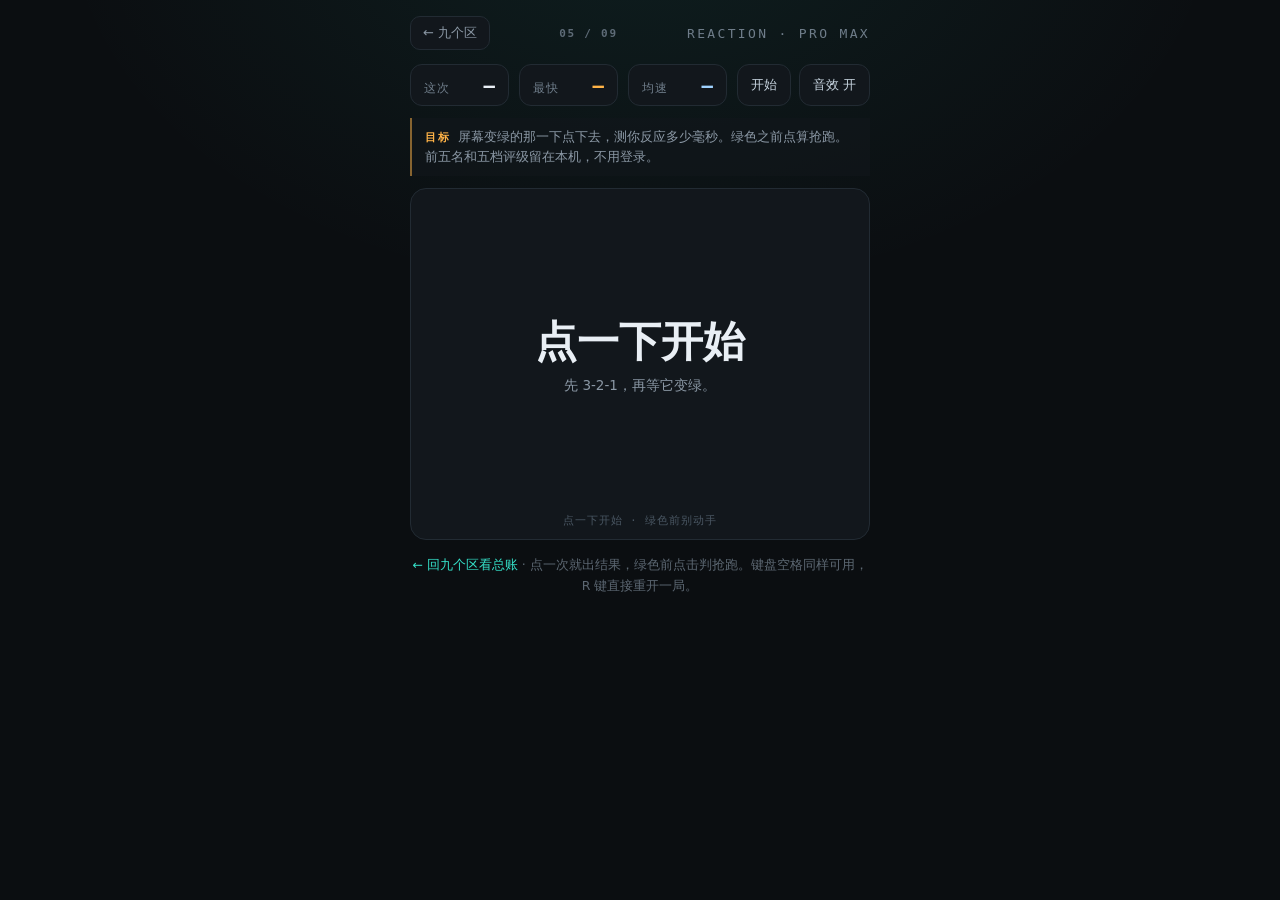
<file: games/reaction.html>
<!DOCTYPE html>
<html lang="zh-CN">
<head>
<meta charset="UTF-8">
<meta name="viewport" content="width=device-width, initial-scale=1, viewport-fit=cover">
<title>反应测试 · Pro Max</title>
<meta name="theme-color" content="#0b0e11">
<link rel="icon" href="data:image/svg+xml,<svg xmlns='http://www.w3.org/2000/svg' viewBox='0 0 32 32'><rect width='32' height='32' rx='8' fill='%230b0e11'/><circle cx='16' cy='16' r='6' fill='none' stroke='%2335e0c8' stroke-width='2'/><path d='M16 8v4' stroke='%23ffb347' stroke-width='2'/></svg>">
<style>
:root{
  --bg:#0b0e11; --panel:#12171c; --line:#222b33; --ink:#e9eff5; --dim:#8b98a5;
  --accent:#35e0c8; --accent-2:#ffb347; --mono:ui-monospace,"Cascadia Code","SF Mono",Consolas,monospace;
}
*{box-sizing:border-box}
body{
  margin:0; min-height:100vh;
  background:radial-gradient(900px 600px at 50% -10%,rgba(53,224,200,.08),transparent 65%),var(--bg);
  color:var(--ink); font-family:system-ui,-apple-system,"Segoe UI","Microsoft YaHei",sans-serif;
  display:flex; flex-direction:column; align-items:center;
  padding:16px 16px calc(18px + env(safe-area-inset-bottom));
  -webkit-font-smoothing:antialiased; overscroll-behavior:none;
}
.bar{width:min(100%,460px); display:flex; align-items:center; justify-content:space-between; gap:12px; margin-bottom:14px}
.back{
  display:inline-flex; align-items:center; gap:7px; padding:7px 12px; border:1px solid var(--line);
  border-radius:10px; color:var(--dim); text-decoration:none; font-size:13px; background:var(--panel);
  transition:color .18s,border-color .18s;
}
.back:hover{color:var(--ink); border-color:rgba(53,224,200,.4)}
.title{font-family:var(--mono); font-size:13px; letter-spacing:.18em; color:#6f7d8a; text-transform:uppercase}
.hud{width:min(100%,460px); display:flex; flex-wrap:wrap; align-items:stretch; gap:10px; margin-bottom:12px}
.stat{
  flex:1 1 80px; min-width:0; padding:9px 13px; border:1px solid var(--line); border-radius:12px; background:var(--panel);
  display:flex; align-items:baseline; justify-content:space-between; gap:8px;
}
.stat .label{font-size:11.5px; letter-spacing:.1em; color:#6f7d8a; white-space:nowrap}
.stat strong{font-family:var(--mono); font-size:19px; font-weight:600; font-variant-numeric:tabular-nums; white-space:nowrap}
.stat.best strong{color:var(--accent-2)}
.stat.avg strong{color:#9fd2ff}
.btns{display:flex; gap:8px}
button{
  font-family:inherit; font-size:13px; color:#c6d3de; background:var(--panel);
  border:1px solid var(--line); border-radius:12px; padding:0 13px; cursor:pointer;
  transition:border-color .18s,color .18s,opacity .18s;-webkit-tap-highlight-color:transparent;
}
button:hover:not(:disabled){border-color:rgba(53,224,200,.45); color:var(--ink)}
button:focus-visible{outline:2px solid rgba(53,224,200,.55); outline-offset:2px}
.goal{
  width:min(100%,460px); margin:0 0 12px; padding:9px 13px;
  border-left:2px solid rgba(255,179,71,.5); background:rgba(18,23,28,.6);
  font-size:12.5px; color:#8b98a5; line-height:1.6;
}
.goal b{font-family:var(--mono); font-size:11px; letter-spacing:.14em; color:var(--accent-2); margin-right:8px}

.stage{position:relative; width:min(100%,460px)}
.pad{
  position:relative; height:min(60vh,352px); min-height:252px; overflow:hidden;
  border:1px solid var(--line); border-radius:16px; background:#12171c;
  display:flex; flex-direction:column; align-items:center; justify-content:center; gap:8px;
  text-align:center; padding:22px; cursor:pointer; user-select:none; -webkit-user-select:none;
  transition:background .16s, border-color .16s, box-shadow .16s;
  -webkit-tap-highlight-color:transparent;
}
.pad:focus-visible{outline:2px solid rgba(53,224,200,.55); outline-offset:2px}
.pad.waiting{background:#171d24; border-color:#2a343d}
.pad.waiting::after{
  content:''; position:absolute; inset:0; pointer-events:none;
  background:radial-gradient(circle at 50% 55%,rgba(255,120,90,.1),transparent 62%);
  animation:breathe 2.2s ease-in-out infinite;
}
@keyframes breathe{0%,100%{opacity:.45} 50%{opacity:1}}
.pad.armed{background:#0d3a33; border-color:rgba(53,224,200,.75); box-shadow:0 0 0 3px rgba(53,224,200,.18),0 0 46px rgba(53,224,200,.3)}
.pad.result{background:#131a20; border-color:rgba(53,224,200,.4)}
.pad.foul{background:#2a1512; border-color:rgba(255,120,90,.55)}
.pad.foul::after{
  content:''; position:absolute; inset:0; pointer-events:none;
  background:radial-gradient(circle at 50% 50%,rgba(255,90,60,.22),transparent 68%);
}
.pad.shake{animation:pshake .34s ease-out}
@keyframes pshake{0%{transform:translate(0)}15%{transform:translate(-7px,3px)}32%{transform:translate(6px,-3px)}50%{transform:translate(-4px,2px)}70%{transform:translate(3px,-1px)}100%{transform:translate(0)}}

.fx{position:absolute; inset:0; pointer-events:none; z-index:1}
.inner{position:relative; z-index:2; display:flex; flex-direction:column; align-items:center; justify-content:center; gap:8px; width:100%}

.cd{font-family:var(--mono); font-size:clamp(64px,22vw,104px); font-weight:700; line-height:1; color:#ffd166; text-shadow:0 0 40px rgba(255,209,102,.5); display:none}
.cd.on{display:block; animation:cdin .3s ease-out}
@keyframes cdin{from{transform:scale(1.5); opacity:.2} to{transform:scale(1); opacity:1}}

.main{font-size:clamp(26px,7.4vw,42px); font-weight:650; line-height:1.2; margin:0}
.sub{margin:0; font-size:13.5px; color:#8b98a5; max-width:24em; line-height:1.6}
.sub p{margin:0}
.ms{font-family:var(--mono); font-size:clamp(46px,14vw,78px); font-weight:600; line-height:1; font-variant-numeric:tabular-nums; color:var(--accent); margin:0}
.ms span{font-size:22px; margin-left:4px; color:#7b8894}
.rank{font-family:var(--mono); font-size:13px; letter-spacing:.18em; font-weight:700; margin:0}
.rank.god{color:#ffd166; text-shadow:0 0 18px rgba(255,209,102,.5)}
.rank.inv{color:var(--accent)}
.rank.str{color:#9fd2ff}
.rank.sol{color:#c6d3de}
.rank.warm{color:#8b98a5}
.rank em{font-style:normal; color:#6f7d8a; letter-spacing:.06em; font-weight:400; margin-left:8px}
.pad.foul .ms{color:#ff8a6b}

.gauge{width:min(100%,330px); margin-top:6px}
.gauge .track{
  position:relative; height:9px; border-radius:5px; overflow:hidden;
  background:linear-gradient(90deg,
    rgba(53,224,200,.5) 0 37.5%,
    rgba(53,224,200,.26) 37.5% 50%,
    rgba(255,179,71,.26) 50% 65%,
    rgba(255,179,71,.14) 65% 87.5%,
    rgba(255,120,90,.16) 87.5% 100%);
  border:1px solid rgba(255,255,255,.07);
}
.gauge .me{
  position:absolute; top:-4px; width:3px; height:17px; border-radius:2px;
  background:#fff; box-shadow:0 0 10px rgba(255,255,255,.8); transform:translateX(-50%);
}
.gauge .scale{display:flex; justify-content:space-between; margin-top:5px; font-family:var(--mono); font-size:9.5px; color:#556370}

.rec{width:min(100%,300px); margin-top:6px; font-family:var(--mono); font-size:11px}
.rec .row{display:grid; grid-template-columns:20px 1fr 86px; gap:6px; padding:2px 6px; border-radius:6px; color:#7b8894}
.rec .row.head{color:#556370; font-size:10px; letter-spacing:.08em}
.rec .row.now{background:rgba(53,224,200,.12); color:#bff7ee}
.rec .row i{font-style:normal; color:#556370}
.rec .row span:last-child{text-align:right}
.foot{
  position:absolute; left:0; right:0; bottom:11px; z-index:2; text-align:center;
  font-family:var(--mono); font-size:10.5px; letter-spacing:.1em; color:#4a5763; pointer-events:none;
}

.hint{width:min(100%,460px); margin:14px 0 0; color:#5c6772; font-size:12.5px; line-height:1.7; text-align:center}
.flash{position:fixed; inset:0; pointer-events:none; z-index:9; opacity:0}
.flash.go{animation:fl .42s ease-out}
.flash.bad{animation:flr .4s ease-out}
@keyframes fl{0%{opacity:0; background:rgba(53,224,200,.55)}22%{opacity:.5}100%{opacity:0; background:rgba(53,224,200,.55)}}
@keyframes flr{0%{opacity:0; background:rgba(255,90,60,.5)}22%{opacity:.45}100%{opacity:0; background:rgba(255,90,60,.5)}}
@media (prefers-reduced-motion:reduce){ *{animation-duration:.01ms!important; transition-duration:.01ms!important} }
</style>
</head>
<body>

<div class="bar">
  <a class="back" href="../index.html">← 九个区</a><span class="zone-no" style="font:600 11px/1 var(--mono,monospace);letter-spacing:.16em;color:#5e6b77">05 / 09</span>
  <span class="title">Reaction · Pro Max</span>
</div>

<div class="hud">
  <div class="stat"><span class="label">这次</span><strong id="now">—</strong></div>
  <div class="stat best"><span class="label">最快</span><strong id="best">—</strong></div>
  <div class="stat avg"><span class="label">均速</span><strong id="avg">—</strong></div>
  <div class="btns">
    <button id="goBtn" type="button">开始</button>
    <button id="soundBtn" type="button">音效 开</button>
  </div>
</div>

<p class="goal"><b>目标</b>屏幕变绿的那一下点下去，测你反应多少毫秒。绿色之前点算抢跑。前五名和五档评级留在本机，不用登录。</p>

<div class="stage" id="stage">
  <div class="pad" id="pad" role="button" tabindex="0">
    <canvas class="fx" id="fx"></canvas>
    <div class="inner">
      <div class="cd" id="cd">3</div>
      <div class="main" id="mainLine">点一下开始</div>
      <div class="sub" id="subLine">先 3-2-1，再等它变绿。</div>
      <div class="gauge" id="gauge" style="display:none">
        <div class="track"><div class="me" id="gaugeMe" style="left:0"></div></div>
        <div class="scale"><span>0</span><span>150</span><span>200</span><span>260</span><span>400+</span></div>
      </div>
      <div class="rec" id="rec"></div>
    </div>
    <div class="foot" id="foot">点一下开始 · 绿色前别动手</div>
  </div>
</div>

<p class="hint"><a href="../index.html" style="color:#35e0c8;text-decoration:none">← 回九个区看总账</a> · 点一次就出结果，绿色前点击判抢跑。键盘空格同样可用，R 键直接重开一局。</p>

<div class="flash" id="flash"></div>

<script>
(function () {
  'use strict';

  var BEST_KEY = 'paly.reaction.best';
  var RUNS_KEY = 'paly.reaction.runs';
  var SOUND_KEY = 'paly.reaction.sound';
  var MIN_WAIT = 1100, MAX_WAIT = 3100;
  var CD_STEP = 340;

  var pad = document.getElementById('pad');
  var fx = document.getElementById('fx');
  var ctx = fx.getContext('2d');
  var cdEl = document.getElementById('cd');
  var mainLine = document.getElementById('mainLine');
  var subLine = document.getElementById('subLine');
  var gauge = document.getElementById('gauge');
  var gaugeMe = document.getElementById('gaugeMe');
  var recEl = document.getElementById('rec');
  var foot = document.getElementById('foot');
  var nowEl = document.getElementById('now');
  var bestEl = document.getElementById('best');
  var avgEl = document.getElementById('avg');
  var goBtn = document.getElementById('goBtn');
  var soundBtn = document.getElementById('soundBtn');
  var flash = document.getElementById('flash');

  var phase = 'idle';          // idle | countdown | waiting | armed | result | foul
  var waitTimer = 0, cdTimer = 0, armedGuard = 0;
  var armedAt = 0, meterRaf = 0;
  var best = 0;
  var session = [];            // 本次会话成绩（用于均速）

  try { best = parseInt(localStorage.getItem(BEST_KEY) || '0', 10) || 0; } catch (e) { best = 0; }
  // 低于人类物理下限的历史值（多半是当年用脚本点出来的）直接作废，不让它挂在榜上
  if (best && best < 60) best = 0;
  renderBest();

  /* ---------- 音效 ---------- */
  var AC = null, soundOn = true;
  try { if (localStorage.getItem(SOUND_KEY) === '0') soundOn = false; } catch (e) {}
  function renderSoundBtn() { soundBtn.textContent = '音效 ' + (soundOn ? '开' : '关'); }
  renderSoundBtn();

  function ac() {
    if (!AC) {
      var C = window.AudioContext || window.webkitAudioContext;
      if (!C) return null;
      AC = new C();
    }
    if (AC.state === 'suspended') { try { AC.resume(); } catch (e) {} }
    return AC;
  }

  function tone(freq, dur, type, vol, delay, glideTo) {
    if (!soundOn) return;
    var a = ac(); if (!a) return;
    var t0 = a.currentTime + (delay || 0);
    var o = a.createOscillator(), g = a.createGain();
    o.type = type || 'sine';
    o.frequency.setValueAtTime(freq, t0);
    if (glideTo) { try { o.frequency.exponentialRampToValueAtTime(glideTo, t0 + dur); } catch (e) {} }
    g.gain.setValueAtTime(0.0001, t0);
    g.gain.linearRampToValueAtTime(vol, t0 + Math.min(dur * 0.3, 0.02));
    g.gain.exponentialRampToValueAtTime(0.0001, t0 + dur);
    o.connect(g); g.connect(a.destination);
    o.start(t0); o.stop(t0 + dur + 0.03);
  }

  function sfxCd(n) { tone(400 + (3 - n) * 90, 0.1, 'square', 0.055); }
  function sfxArm() {
    tone(1240, 0.07, 'square', 0.09);
    tone(1860, 0.09, 'triangle', 0.06, 0.01);
  }
  function sfxTap() { tone(300, 0.05, 'sine', 0.05, 0, 220); }
  function sfxFoul() {
    tone(180, 0.28, 'sawtooth', 0.1, 0, 120);
    tone(90, 0.3, 'square', 0.07, 0.04, 62);
  }
  function sfxResult(ms) {
    if (ms < 150) { tone(1040, 0.14, 'triangle', 0.11); tone(1560, 0.16, 'triangle', 0.09, 0.09); tone(2080, 0.2, 'sine', 0.07, 0.18); }
    else if (ms < 200) { tone(900, 0.13, 'triangle', 0.1); tone(1300, 0.15, 'sine', 0.075, 0.08); }
    else if (ms < 260) { tone(720, 0.13, 'triangle', 0.1); tone(960, 0.14, 'sine', 0.06, 0.07); }
    else if (ms < 350) { tone(560, 0.14, 'triangle', 0.09); }
    else { tone(400, 0.2, 'sine', 0.08, 0, 300); }
  }
  function sfxBest() { tone(880, 0.14, 'sine', 0.1); tone(1320, 0.18, 'sine', 0.08, 0.12); tone(1760, 0.2, 'sine', 0.06, 0.24); }

  /* ---------- 粒子层 ---------- */
  var dpr = window.devicePixelRatio || 1;
  var cw = 0, ch = 0, parts = [], raf = 0, lastT = 0;

  function sizeFx() {
    var r = pad.getBoundingClientRect();
    cw = r.width; ch = r.height;
    fx.width = Math.max(1, Math.round(cw * dpr));
    fx.height = Math.max(1, Math.round(ch * dpr));
    fx.style.width = cw + 'px';
    fx.style.height = ch + 'px';
    ctx.setTransform(dpr, 0, 0, dpr, 0, 0);
  }

  function burst(x, y, colorA, colorB, n) {
    for (var i = 0; i < n; i++) {
      var a = Math.random() * Math.PI * 2, sp = 26 + Math.random() * 96;
      parts.push({
        x: x, y: y, vx: Math.cos(a) * sp, vy: Math.sin(a) * sp - 28,
        life: 0, ttl: 0.5 + Math.random() * 0.45,
        size: 1.6 + Math.random() * 2.6,
        c: Math.random() < 0.6 ? colorA : colorB
      });
    }
    if (parts.length > 220) parts.splice(0, parts.length - 220);
    if (!raf) { lastT = 0; raf = requestAnimationFrame(tick); }
  }

  function tick(ts) {
    if (!lastT) lastT = ts;
    var dt = Math.min(0.06, (ts - lastT) / 1000);
    lastT = ts;
    ctx.clearRect(0, 0, cw, ch);
    for (var i = parts.length - 1; i >= 0; i--) {
      var p = parts[i];
      p.life += dt;
      if (p.life >= p.ttl) { parts.splice(i, 1); continue; }
      p.vy += 150 * dt;
      p.x += p.vx * dt;
      p.y += p.vy * dt;
      var k = 1 - p.life / p.ttl;
      ctx.globalAlpha = Math.max(0, k * k);
      ctx.fillStyle = p.c;
      ctx.beginPath();
      ctx.arc(p.x, p.y, p.size * (0.45 + k * 0.75), 0, Math.PI * 2);
      ctx.fill();
    }
    ctx.globalAlpha = 1;
    if (parts.length) raf = requestAnimationFrame(tick);
    else { raf = 0; ctx.clearRect(0, 0, cw, ch); }
  }

  function shakePad() {
    pad.classList.remove('shake');
    void pad.offsetWidth;
    pad.classList.add('shake');
  }

  function doFlash(kind) {
    flash.className = 'flash';
    void flash.offsetWidth;
    flash.className = 'flash ' + kind;
  }

  /* ---------- 显示与状态 ---------- */
  function setPhase(p, cls) {
    phase = p;
    pad.className = 'pad ' + cls;
  }

  function rankOf(ms) {
    if (ms < 150) return { k: 'god', n: 'GODLIKE', cn: '神级反应' };
    if (ms < 200) return { k: 'inv', n: 'INVINCIBLE', cn: '几乎打不中' };
    if (ms < 260) return { k: 'str', n: 'STRONG', cn: '有硬实力' };
    if (ms < 350) return { k: 'sol', n: 'SOLID', cn: '正常水准' };
    return { k: 'warm', n: 'WARMUP', cn: '慢半拍' };
  }

  function renderBest() { bestEl.textContent = best ? best + 'ms' : '—'; }

  function renderAvg() {
    if (!session.length) { avgEl.textContent = '—'; return; }
    var sum = 0;
    for (var i = 0; i < session.length; i++) sum += session[i];
    avgEl.textContent = Math.round(sum / session.length) + 'ms';
  }

  function readRuns() {
    try {
      var raw = localStorage.getItem(RUNS_KEY);
      var arr = raw ? JSON.parse(raw) : [];
      if (!Array.isArray(arr)) return [];
      return arr.filter(function (x) { return x && typeof x.ms === 'number'; })
                .sort(function (a, b) { return a.ms - b.ms; })
                .slice(0, 5);
    } catch (e) { return []; }
  }

  function pushRun(run) {
    var list = readRuns();
    list.push(run);
    list.sort(function (a, b) { return a.ms - b.ms; });
    list = list.slice(0, 5);
    try { localStorage.setItem(RUNS_KEY, JSON.stringify(list)); } catch (e) {}
    return list;
  }

  function renderRuns(list, runId) {
    if (!list.length) { recEl.innerHTML = ''; return; }
    var html = '<div class="row head"><i>#</i><span>用时</span><span>等级</span></div>';
    for (var i = 0; i < list.length; i++) {
      var r = list[i];
      html += '<div class="row' + (runId && r.id === runId ? ' now' : '') + '">' +
        '<i>' + (i + 1) + '</i><span>' + r.ms + 'ms</span>' +
        '<span>' + rankOf(r.ms).n + '</span></div>';
    }
    recEl.innerHTML = html;
  }

  /* ---------- 流程 ---------- */
  function begin() {
    clearTimeout(waitTimer);
    clearInterval(cdTimer);
    clearTimeout(cdTimer);
    clearTimeout(armedGuard);
    waitTimer = 0; cdTimer = 0; armedGuard = 0;
    cancelAnimationFrame(meterRaf);
    gauge.style.display = 'none';
    cdEl.textContent = '3';
    cdEl.classList.add('on');
    mainLine.textContent = '准备';
    subLine.textContent = '3-2-1 之后才开始，抢跑不算。';
    setPhase('countdown', 'waiting');
    recEl.innerHTML = '';
    foot.textContent = '忍住 · 绿色前别点';

    var n = 3;
    sfxCd(3);
    cdTimer = setInterval(function () {
      n--;
      if (n > 0) {
        cdEl.textContent = String(n);
        cdEl.classList.remove('on');
        void cdEl.offsetWidth;
        cdEl.classList.add('on');
        sfxCd(n);
      } else {
        clearInterval(cdTimer);
        cdTimer = 0;
        cdEl.classList.remove('on');
        waitGreen();
      }
    }, CD_STEP);
  }

  function waitGreen() {
    setPhase('waiting', 'waiting');
    mainLine.textContent = '等它变绿';
    subLine.textContent = '还没到，忍住。';
    var delay = MIN_WAIT + Math.random() * (MAX_WAIT - MIN_WAIT);
    waitTimer = setTimeout(arm, delay);
  }

  function arm() {
    waitTimer = 0;
    setPhase('armed', 'armed');
    armedAt = performance.now();
    mainLine.textContent = '点！';
    subLine.textContent = '0.000 s';
    foot.textContent = '就是现在 · 点下去';
    sfxArm();
    doFlash('go');
    var r = pad.getBoundingClientRect();
    burst(r.width * 0.5, r.height * 0.55, '#7ff0dc', '#ffd166', 16);
    // 实时秒表
    var meter = function (ts) {
      if (phase !== 'armed') return;
      var t = performance.now() - armedAt;
      subLine.textContent = (t / 1000).toFixed(3) + ' s';
      meterRaf = requestAnimationFrame(meter);
    };
    meterRaf = requestAnimationFrame(meter);
    // 放开手不点，秒表会一直空转、页面没有任何结论。3.2 秒后直接判"没出手"。
    armedGuard = setTimeout(timeUp, 3200);
  }

  function timeUp() {
    if (phase !== 'armed') return;
    armedGuard = 0;
    cancelAnimationFrame(meterRaf);
    setPhase('foul', 'foul');
    cdEl.classList.remove('on');
    nowEl.textContent = '—';
    gauge.style.display = 'none';
    mainLine.textContent = '';
    var line = document.createElement('p');
    line.className = 'ms';
    line.textContent = '没出手';
    mainLine.appendChild(line);
    subLine.textContent = '';
    var t = document.createElement('p');
    t.className = 'rank warm';
    t.innerHTML = 'MISS<em>3 秒没点，这局不算</em>';
    subLine.appendChild(t);
    renderRuns(readRuns(), null);
    foot.textContent = '再点一次 · 重新等';
    sfxFoul(); doFlash('bad');
  }

  function finish(evt) {
    cancelAnimationFrame(meterRaf);
    clearTimeout(armedGuard);
    armedGuard = 0;
    waitTimer = 0;
    // 用事件自身的时间戳收尾，而不是回调执行时的 performance.now()：
    // 主线程一忙，排队等帧的时间也会被算进成绩，好手会被系统冤枉。
    var endT = performance.now();
    if (evt && typeof evt.timeStamp === 'number' && evt.timeStamp > 0) {
      var ts = evt.timeStamp;
      if (ts <= endT && endT - ts < 400) endT = ts;
    }
    var ms = Math.max(1, Math.round(endT - armedAt));
    // 人从看见绿到手指落下，物理下限约 60ms。比这更快的读数只可能是脚本或预判连点，
    // 记进榜就等于自己承认这个榜是假的。
    var suspect = ms < 60;
    var rk = suspect ? { k: 'warm', n: 'SUSPECT', cn: '低于人类物理下限' } : rankOf(ms);
    setPhase('result', 'result');
    nowEl.textContent = ms + 'ms';
    if (!suspect) {
      session.push(ms);
      if (session.length > 5) session.shift();
      renderAvg();
    }

    var isBest = !suspect && (!best || ms < best);
    if (isBest) {
      best = ms;
      renderBest();
      try { localStorage.setItem(BEST_KEY, String(best)); } catch (e) {}
    }

    var run = { ms: ms, at: Date.now(), id: Date.now() + '-' + Math.random().toString(36).slice(2, 8) };
    var list = suspect ? readRuns() : pushRun(run);

    cdEl.classList.remove('on');
    mainLine.textContent = '';
    var msLine = document.createElement('p');
    msLine.className = 'ms';
    msLine.innerHTML = ms + '<span>ms</span>';
    mainLine.appendChild(msLine);

    subLine.textContent = '';
    var rkLine = document.createElement('p');
    rkLine.className = 'rank ' + rk.k;
    rkLine.innerHTML = rk.n + '<em>' + rk.cn + (isBest ? ' · 新纪录' : (suspect ? ' · 不计入成绩' : '')) + '</em>';
    subLine.appendChild(rkLine);

    gauge.style.display = 'block';
    var pct = Math.min(100, (ms / 400) * 100);
    gaugeMe.style.left = pct + '%';

    renderRuns(list, run.id);
    foot.textContent = '再点一次 · 重来一局';

    sfxResult(ms);
    if (isBest) sfxBest();
    var rr = pad.getBoundingClientRect();
    var px = evt && typeof evt.clientX === 'number' && evt.clientX ? evt.clientX - rr.left : rr.width / 2;
    var py = evt && typeof evt.clientY === 'number' && evt.clientY ? evt.clientY - rr.top : rr.height / 2;
    burst(px, py, ms < 200 ? '#7ff0dc' : '#ffb347', ms < 200 ? '#ffd166' : '#ffe9c9', ms < 200 ? 26 : 16);
    shakePad();
  }

  function foul() {
    clearTimeout(waitTimer);
    // 倒计时里抢跑：如果把倒计时的定时器留着，1 秒后它照样走完、照样变绿开表，
    // 于是"抢跑判负"形同虚设，玩家再点一下就能拿到一个有效成绩。
    clearInterval(cdTimer);
    clearTimeout(cdTimer);
    clearTimeout(armedGuard);
    cdTimer = 0; waitTimer = 0; armedGuard = 0;
    cancelAnimationFrame(meterRaf);
    setPhase('foul', 'foul');
    cdEl.classList.remove('on');
    nowEl.textContent = '抢跑';
    gauge.style.display = 'none';
    mainLine.textContent = '';
    var line = document.createElement('p');
    line.className = 'ms';
    line.textContent = '抢跑';
    mainLine.appendChild(line);
    subLine.textContent = '';
    var t = document.createElement('p');
    t.className = 'rank warm';
    t.innerHTML = 'FOUL<em>绿之前动手，这局不算</em>';
    subLine.appendChild(t);
    renderRuns(readRuns(), null);
    foot.textContent = '再点一次 · 重新等';
    sfxFoul();    doFlash('bad');
    shakePad();
  }

  function onTap(evt) {
    if (phase === 'idle' || phase === 'result' || phase === 'foul') { sfxTap(); begin(); return; }
    if (phase === 'countdown') { foul(); return; }
    if (phase === 'waiting') { foul(); return; }
    if (phase === 'armed') { finish(evt); return; }
  }

  pad.addEventListener('click', function (e) { onTap(e); });
  pad.addEventListener('keydown', function (e) {
    if (e.key === ' ' || e.key === 'Enter') { e.preventDefault(); e.stopPropagation(); onTap(e); }
  });

  document.addEventListener('keydown', function (e) {
    if (e.key === ' ' || e.key === 'Enter') {
      if (e.target === pad) return;
      e.preventDefault();
      onTap(e);
    }
    if (e.key === 'r' || e.key === 'R') begin();
  });

  goBtn.addEventListener('click', function () { begin(); });
  soundBtn.addEventListener('click', function () {
    soundOn = !soundOn;
    renderSoundBtn();
    try { localStorage.setItem(SOUND_KEY, soundOn ? '1' : '0'); } catch (e) {}
    if (soundOn) tone(760, 0.1, 'triangle', 0.06);
  });

  window.addEventListener('resize', function () { sizeFx(); });

  sizeFx();
  recEl.innerHTML = '';

  // 只读验收探针：只在 ?dbg=1 时存在
  if (/[?&]dbg=1/.test(location.search)) {
    window.__probe = function () {
      return { phase: phase, best: best, session: session.slice(), cdPending: !!cdTimer, waitPending: !!waitTimer, guardPending: !!armedGuard, armedAt: armedAt };
    };
  }
})();
</script>
<script src="../assets/pulse.js?v=20261128f" defer></script>
<script src="../assets/hook.js?v=20261128f" defer></script>
</body>
</html>
</file>
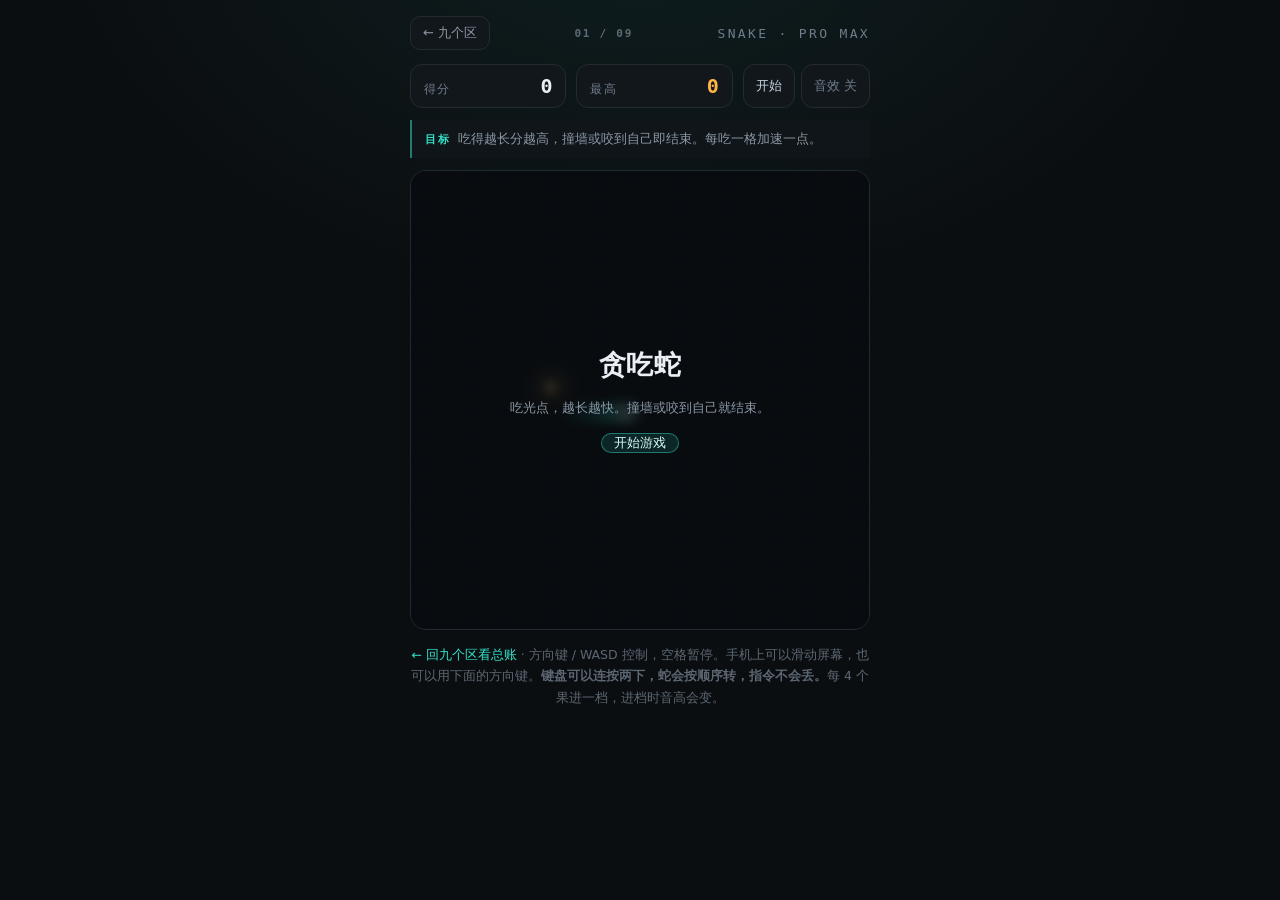
<file: games/snake.html>
<!DOCTYPE html>
<html lang="zh-CN">
<head>
<meta charset="UTF-8">
<meta name="viewport" content="width=device-width, initial-scale=1, viewport-fit=cover">
<title>贪吃蛇 · Pro Max</title>
<meta name="theme-color" content="#0b0e11">
<link rel="icon" href="data:image/svg+xml,<svg xmlns='http://www.w3.org/2000/svg' viewBox='0 0 32 32'><rect width='32' height='32' rx='8' fill='%230b0e11'/><circle cx='16' cy='16' r='7' fill='%2335e0c8'/></svg>">
<style>
:root{
  --bg:#0b0e11; --panel:#12171c; --line:#222b33; --ink:#e9eff5; --dim:#8b98a5;
  --accent:#35e0c8; --accent-2:#ffb347; --mono:ui-monospace,"Cascadia Code","SF Mono",Consolas,monospace;
}
*{box-sizing:border-box}
html,body{height:100%}
body{
  margin:0; min-height:100%; background:radial-gradient(900px 600px at 50% -10%,rgba(53,224,200,.08),transparent 65%),var(--bg);
  color:var(--ink); font-family:system-ui,-apple-system,"Segoe UI","Microsoft YaHei",sans-serif;
  display:flex; flex-direction:column; align-items:center;
  padding:16px 16px calc(16px + env(safe-area-inset-bottom));
  -webkit-font-smoothing:antialiased; overscroll-behavior:none;
}
.bar{width:min(100%,460px); display:flex; align-items:center; justify-content:space-between; gap:12px; margin-bottom:14px}
.back{
  display:inline-flex; align-items:center; gap:7px; padding:7px 12px; border:1px solid var(--line);
  border-radius:10px; color:var(--dim); text-decoration:none; font-size:13px; background:var(--panel);
  transition:color .18s,border-color .18s;
}
.back:hover{color:var(--ink); border-color:rgba(53,224,200,.4)}
.title{font-family:var(--mono); font-size:13px; letter-spacing:.18em; color:#6f7d8a; text-transform:uppercase}
.hud{width:min(100%,460px); display:flex; flex-wrap:wrap; align-items:stretch; gap:10px; margin-bottom:12px}
.stat{
  flex:1 1 78px; min-width:0; padding:9px 13px; border:1px solid var(--line); border-radius:12px; background:var(--panel);
  display:flex; align-items:baseline; justify-content:space-between; gap:8px;
}
.stat .label{font-size:11.5px; letter-spacing:.1em; color:#6f7d8a; white-space:nowrap}
.stat strong{font-family:var(--mono); font-size:20px; font-weight:600; color:var(--ink); font-variant-numeric:tabular-nums}
.stat.best strong{color:var(--accent-2)}
.btns{display:flex; gap:6px}
button{
  font-family:inherit; font-size:13px; color:#c6d3de; background:var(--panel);
  border:1px solid var(--line); border-radius:12px; padding:0 12px; cursor:pointer;
  transition:border-color .18s,color .18s,background .18s;
  -webkit-tap-highlight-color:transparent;
}
button:hover{border-color:rgba(53,224,200,.45); color:var(--ink)}
button:focus-visible{outline:2px solid rgba(53,224,200,.55); outline-offset:2px}
button.primary{background:rgba(53,224,200,.12); border-color:rgba(53,224,200,.45); color:#d7fff9}
button.off{color:#6f7d8a}
.stage{position:relative; width:min(100%,460px); aspect-ratio:1; border-radius:16px; overflow:hidden; border:1px solid var(--line); background:#0e1317}
canvas{display:block; width:100%; height:100%; touch-action:none}

.overlay{
  position:absolute; inset:0; display:none; flex-direction:column; align-items:center; justify-content:center; gap:14px;
  padding:26px 24px; text-align:center; background:rgba(8,11,14,.86); backdrop-filter:blur(4px); -webkit-backdrop-filter:blur(4px);
}
.overlay.show{display:flex}
.overlay h2{margin:0; font-size:clamp(21px,5.6vw,27px); font-weight:650; letter-spacing:.01em}

.rank{
  font-family:var(--mono); font-size:clamp(26px,7.4vw,36px); font-weight:700; letter-spacing:.14em; line-height:1;
}
.rank small{
  display:block; margin-top:7px; font-size:11px; font-weight:500; letter-spacing:.22em; color:#7b8894;
}
.rank.godlike{color:#ffd47a; text-shadow:0 0 26px rgba(255,179,71,.55),0 0 6px rgba(255,179,71,.5)}
.rank.invincible{color:var(--accent); text-shadow:0 0 22px rgba(53,224,200,.45)}
.rank.strong{color:#8ef0e0}
.rank.solid{color:#a9b6c2}
.rank.warmup{color:#6f7d8a}

.big{font-family:var(--mono); font-size:clamp(34px,10vw,46px); color:var(--accent); line-height:1; font-variant-numeric:tabular-nums}
.big span{font-size:14px; color:#7b8894; margin-left:5px; letter-spacing:.1em}

.grid3{
  display:grid; grid-template-columns:repeat(3,minmax(0,1fr)); gap:8px; width:100%; max-width:320px;
}
.grid3 div{
  padding:7px 4px; border:1px solid var(--line); border-radius:9px; background:rgba(18,23,28,.7);
}
.grid3 span{display:block; font-size:10.5px; letter-spacing:.1em; color:#6f7d8a}
.grid3 b{display:block; font-family:var(--mono); font-size:15px; color:var(--ink); margin-top:3px; font-weight:600}

.board5{width:100%; max-width:320px; display:flex; flex-direction:column; gap:4px}
.board5 .row{
  display:flex; align-items:center; gap:9px; padding:5px 9px; border-radius:8px;
  background:rgba(18,23,28,.55); border:1px solid rgba(34,43,51,.8); font-size:12px;
  font-family:var(--mono); color:#8b98a5;
}
.board5 .row.now{border-color:rgba(53,224,200,.45); background:rgba(53,224,200,.07); color:#d7fff9}
.board5 .row i{font-style:normal; width:16px; color:#6f7d8a; font-size:11px}
.board5 .row b{color:var(--accent-2); font-weight:600; min-width:26px}
.board5 .row em{font-style:normal; margin-left:auto; color:#5c6772; font-size:11px}

.overlay p{margin:0; color:var(--dim); font-size:13px; max-width:23em; line-height:1.7}
.overlay .endnote{font-size:12px; color:#5c6772}

.dpad{
  width:min(100%,460px); margin-top:14px; display:grid; grid-template-columns:repeat(3,1fr);
  gap:8px; justify-items:center;
}
.dpad button{width:64px; height:52px; font-size:18px; padding:0; border-radius:12px; color:#a9b6c2}
.dpad .up{grid-column:2; grid-row:1}
.dpad .left{grid-column:1; grid-row:2}
.dpad .down{grid-column:2; grid-row:2}
.dpad .right{grid-column:3; grid-row:2}
.hint{width:min(100%,460px); margin:14px 0 0; color:#5c6772; font-size:12.5px; line-height:1.7; text-align:center}
.goal{
  width:min(100%,460px); margin:0 0 12px; padding:9px 13px;
  border-left:2px solid rgba(53,224,200,.5); background:rgba(18,23,28,.6);
  font-size:12.5px; color:#8b98a5; line-height:1.6;
}
.goal b{font-family:var(--mono); font-size:11px; letter-spacing:.14em; color:var(--accent); margin-right:8px}
@media (min-width:700px){ .dpad{display:none} }
@media (hover:hover){ .dpad button{opacity:.55} .dpad button:hover{opacity:1} }
@media (prefers-reduced-motion:reduce){ *{transition:none!important} }
</style>
</head>
<body>

<div class="bar">
  <a class="back" href="../index.html">← 九个区</a><span class="zone-no" style="font:600 11px/1 var(--mono,monospace);letter-spacing:.16em;color:#5e6b77">01 / 09</span>
  <span class="title">Snake · Pro Max</span>
</div>

<div class="hud">
  <div class="stat"><span class="label">得分</span><strong id="score">0</strong></div>
  <div class="stat best"><span class="label">最高</span><strong id="best">0</strong></div>
  <div class="btns">
    <button id="pauseBtn" type="button">开始</button>
    <button id="soundBtn" type="button">音效 开</button>
  </div>
</div>

<p class="goal"><b>目标</b>吃得越长分越高，撞墙或咬到自己即结束。每吃一格加速一点。</p>

<div class="stage">
  <canvas id="board"></canvas>
  <div class="overlay show" id="overlay">
    <h2 id="ovTitle">贪吃蛇</h2>
    <div id="ovBody"><p>吃光点，越长越快。撞墙或咬到自己就结束。</p></div>
    <button class="primary" id="ovBtn" type="button">开始游戏</button>
  </div>
</div>

<div class="dpad">
  <button class="up" data-dir="up" type="button" aria-label="上">↑</button>
  <button class="left" data-dir="left" type="button" aria-label="左">←</button>
  <button class="down" data-dir="down" type="button" aria-label="下">↓</button>
  <button class="right" data-dir="right" type="button" aria-label="右">→</button>
</div>

<p class="hint"><a href="../index.html" style="color:#35e0c8;text-decoration:none">← 回九个区看总账</a> · 方向键 / WASD 控制，空格暂停。手机上可以滑动屏幕，也可以用下面的方向键。<strong>键盘可以连按两下，蛇会按顺序转，指令不会丢。</strong>每 4 个果进一档，进档时音高会变。</p>

<script>
(function () {
  'use strict';

  var GRID = 18;
  var SPEED_BASE = 132;      // 起始毫秒/格
  var SPEED_MIN = 68;
  var BEST_KEY = 'paly.snake.best';
  var RUNS_KEY = 'paly.snake.runs';
  var SOUND_KEY = 'paly.snake.sound';
  var CD_MS = 560;           // 倒计时每一档

  var canvas = document.getElementById('board');
  var ctx = canvas.getContext('2d');
  var scoreEl = document.getElementById('score');
  var bestEl = document.getElementById('best');
  var overlay = document.getElementById('overlay');
  var ovTitle = document.getElementById('ovTitle');
  var ovBody = document.getElementById('ovBody');
  var ovBtn = document.getElementById('ovBtn');
  var pauseBtn = document.getElementById('pauseBtn');
  var soundBtn = document.getElementById('soundBtn');

  var sizeCss = 360;
  var dpr = 1;
  var cell = 20;

  var snake, dir, queue, food, score, best, state;
  var interval, acc, lastTs, runStartBest;
  var lastTier = 0;
  var particles = [];
  var shake = 0;
  var elapsed = 0;
  var soundOn = true;

  var cdStart = 0;
  var cdShown = -1;
  var endAt = 0;
  var overTimer = null;

  // ---------------- 音频：全部现场合成，不加载任何文件 ----------------
  var AC = null;
  function audio() {
    if (!AC) {
      try {
        var C = window.AudioContext || window.webkitAudioContext;
        if (!C) return null;
        AC = new C();
      } catch (e) { AC = null; }
    }
    if (AC && AC.state === 'suspended') { try { AC.resume(); } catch (e) {} }
    return AC;
  }

  function tone(freq, dur, type, vol, delay) {
    if (!soundOn) return;
    var a = audio(); if (!a) return;
    var t0 = a.currentTime + (delay || 0);
    var osc = a.createOscillator();
    var g = a.createGain();
    osc.type = type || 'sine';
    osc.frequency.setValueAtTime(freq, t0);
    g.gain.setValueAtTime(0.0001, t0);
    g.gain.exponentialRampToValueAtTime(vol || 0.08, t0 + 0.012);
    g.gain.exponentialRampToValueAtTime(0.0001, t0 + dur);
    osc.connect(g); g.connect(a.destination);
    osc.start(t0); osc.stop(t0 + dur + 0.03);
  }

  function sfxEat(n) {
    var base = 540 + Math.min(n * 14, 260);
    tone(base, 0.075, 'triangle', 0.075);
    tone(base * 1.5, 0.06, 'sine', 0.045, 0.045);
  }
  // 进档：一个上行双音 + 轻微震屏，让"变快"这件事听得见
  function sfxTier(t) {
    tone(320 + t * 36, 0.1, 'square', 0.045, 0.1);
    tone(640 + t * 72, 0.12, 'triangle', 0.06, 0.19);
    shake = Math.max(shake, cell * 0.12);
  }
  function sfxCrash() {
    tone(150, 0.26, 'sawtooth', 0.11);
    tone(88, 0.34, 'square', 0.055, 0.02);
    tone(320, 0.1, 'sine', 0.05, 0.01);
  }
  function sfxTick() { tone(430, 0.055, 'sine', 0.05); }
  function sfxGo() { tone(700, 0.09, 'triangle', 0.07); tone(1050, 0.1, 'sine', 0.05, 0.07); }
  function sfxRecord() {
    tone(660, 0.1, 'triangle', 0.08);
    tone(880, 0.1, 'triangle', 0.08, 0.1);
    tone(1100, 0.1, 'triangle', 0.08, 0.2);
    tone(1400, 0.16, 'triangle', 0.09, 0.3);
  }

  // ---------------- 粒子 ----------------
  function burst(cx, cy, color, n, power, sizeMin, sizeMax) {
    for (var i = 0; i < n; i++) {
      var a = Math.random() * Math.PI * 2;
      var sp = power * (0.35 + Math.random() * 0.9);
      particles.push({
        x: cx, y: cy,
        vx: Math.cos(a) * sp, vy: Math.sin(a) * sp,
        life: 1, decay: 0.012 + Math.random() * 0.02,
        size: sizeMin + Math.random() * (sizeMax - sizeMin),
        color: color,
        gravity: 0.006
      });
    }
  }

  function updateParticles(dt) {
    var f = dt / 16.7;
    for (var i = particles.length - 1; i >= 0; i--) {
      var p = particles[i];
      p.x += p.vx * f;
      p.y += p.vy * f;
      p.vy += p.gravity * f;
      p.vx *= 0.985;
      p.vy *= 0.985;
      p.life -= p.decay * f;
      if (p.life <= 0) particles.splice(i, 1);
    }
  }

  function drawParticles() {
    for (var i = 0; i < particles.length; i++) {
      var p = particles[i];
      ctx.globalAlpha = Math.max(p.life, 0) * 0.95;
      ctx.fillStyle = p.color;
      ctx.beginPath();
      ctx.arc(p.x, p.y, p.size * (0.5 + p.life * 0.7), 0, Math.PI * 2);
      ctx.fill();
    }
    ctx.globalAlpha = 1;
  }

  // ---------------- 评级：招牌上的词在这里落地 ----------------
  function rankOf(s) {
    if (s >= 25) return { code: 'GODLIKE', cn: '神级操作', cls: 'godlike' };
    if (s >= 18) return { code: 'INVINCIBLE', cn: '不可战胜', cls: 'invincible' };
    if (s >= 12) return { code: 'STRONG', cn: '有硬实力', cls: 'strong' };
    if (s >= 6) return { code: 'SOLID', cn: '稳得住', cls: 'solid' };
    return { code: 'WARMUP', cn: '热身而已', cls: 'warmup' };
  }

  // ---------------- 存档 ----------------
  function readRuns() {
    var out = [];
    try {
      var raw = localStorage.getItem(RUNS_KEY);
      if (raw) {
        var arr = JSON.parse(raw);
        if (arr && arr.length) {
          for (var i = 0; i < arr.length; i++) {
            if (arr[i] && typeof arr[i].s === 'number') out.push(arr[i]);
          }
        }
      }
    } catch (e) { out = []; }
    return out.slice(0, 5);
  }

  function pushRun(run) {
    var runs = readRuns();
    runs.push(run);
    runs.sort(function (a, b) { return b.s - a.s; });
    runs = runs.slice(0, 5);
    try { localStorage.setItem(RUNS_KEY, JSON.stringify(runs)); } catch (e) {}
    return runs;
  }

  function fmtDate(ms) {
    var d = new Date(ms);
    var m = d.getMonth() + 1, day = d.getDate();
    return m + '/' + day;
  }

  // ---------------- 布局 ----------------
  function resize() {
    var stage = canvas.parentElement;
    var w = Math.min(stage.clientWidth || 360, 460);
    sizeCss = w;
    dpr = Math.min(window.devicePixelRatio || 1, 2.5);
    canvas.width = Math.round(w * dpr);
    canvas.height = Math.round(w * dpr);
    canvas.style.width = w + 'px';
    canvas.style.height = w + 'px';
    cell = w / GRID;
    ctx.setTransform(dpr, 0, 0, dpr, 0, 0);
    draw(0);
  }

  function reset() {
    snake = [{ x: 8, y: 9 }, { x: 7, y: 9 }, { x: 6, y: 9 }];
    dir = { x: 1, y: 0 };
    queue = [];
    score = 0;
    runStartBest = best;
    interval = SPEED_BASE;
    lastTier = 0;
    acc = 0;
    lastTs = 0;
    elapsed = 0;
    particles = [];
    shake = 0;
    scoreEl.textContent = '0';
    placeFood();
  }

  function placeFood() {
    var free = [];
    for (var y = 0; y < GRID; y++) {
      for (var x = 0; x < GRID; x++) {
        var hit = false;
        for (var i = 0; i < snake.length; i++) {
          if (snake[i].x === x && snake[i].y === y) { hit = true; break; }
        }
        if (!hit) free.push({ x: x, y: y });
      }
    }
    if (!free.length) { food = { x: -1, y: -1 }; return; }
    food = free[Math.floor(Math.random() * free.length)];
  }

  function roundRect(x, y, w, h, r) {
    var rr = Math.min(r, w / 2, h / 2);
    ctx.beginPath();
    ctx.moveTo(x + rr, y);
    ctx.lineTo(x + w - rr, y);
    ctx.arcTo(x + w, y, x + w, y + rr, rr);
    ctx.lineTo(x + w, y + h - rr);
    ctx.arcTo(x + w, y + h, x + w - rr, y + h, rr);
    ctx.lineTo(x + rr, y + h);
    ctx.arcTo(x, y + h, x, y + h - rr, rr);
    ctx.lineTo(x, y + rr);
    ctx.arcTo(x, y, x + rr, y, rr);
    ctx.closePath();
  }

  function draw(ts) {
    var w = sizeCss;
    ctx.setTransform(dpr, 0, 0, dpr, 0, 0);
    ctx.clearRect(0, 0, w, w);

    var sx = 0, sy = 0;
    if (shake > 0.4) {
      sx = (Math.random() - 0.5) * shake;
      sy = (Math.random() - 0.5) * shake;
    }
    ctx.save();
    ctx.translate(sx, sy);

    // 底
    ctx.fillStyle = '#0e1317';
    ctx.fillRect(-12, -12, w + 24, w + 24);

    // 网格：分数越高越亮，是"压强"的可视化
    var heat = Math.min(score / 25, 1);
    ctx.strokeStyle = 'rgba(48,64,76,' + (0.5 + heat * 0.42).toFixed(2) + ')';
    ctx.lineWidth = 1;
    for (var i = 1; i < GRID; i++) {
      ctx.beginPath();
      ctx.moveTo(i * cell, 0); ctx.lineTo(i * cell, w);
      ctx.moveTo(0, i * cell); ctx.lineTo(w, i * cell);
      ctx.stroke();
    }

    if (food && food.x >= 0) {
      var fx = food.x * cell + cell / 2;
      var fy = food.y * cell + cell / 2;
      var pulse = 1 + Math.sin((ts || 0) / 260) * 0.12;
      var glow = ctx.createRadialGradient(fx, fy, 0, fx, fy, cell * 1.6 * pulse);
      glow.addColorStop(0, 'rgba(255,179,71,.42)');
      glow.addColorStop(0.5, 'rgba(255,179,71,.12)');
      glow.addColorStop(1, 'rgba(255,179,71,0)');
      ctx.fillStyle = glow;
      ctx.beginPath(); ctx.arc(fx, fy, cell * 1.6 * pulse, 0, Math.PI * 2); ctx.fill();

      ctx.fillStyle = '#ffd08a';
      ctx.beginPath(); ctx.arc(fx, fy, cell * 0.3 * pulse, 0, Math.PI * 2); ctx.fill();
      ctx.strokeStyle = 'rgba(255,179,71,.55)';
      ctx.lineWidth = cell * 0.05;
      ctx.beginPath();
      ctx.moveTo(fx - cell * 0.16, fy); ctx.lineTo(fx + cell * 0.16, fy);
      ctx.moveTo(fx, fy - cell * 0.16); ctx.lineTo(fx, fy + cell * 0.16);
      ctx.stroke();
    }

    drawSnake();
    drawParticles();

    // 倒计时大字
    if (state === 'countdown') {
      var left = 3 - Math.floor((ts - cdStart) / CD_MS);
      var label = left > 0 ? String(left) : 'GO';
      var frac = ((ts - cdStart) % CD_MS) / CD_MS;
      ctx.globalAlpha = 0.32 + (1 - frac) * 0.6;
      ctx.fillStyle = left > 0 ? '#ffb347' : '#8ef0e0';
      ctx.font = '700 ' + Math.round(cell * 3) + 'px ' + 'ui-monospace, Consolas, monospace';
      ctx.textAlign = 'center';
      ctx.textBaseline = 'middle';
      ctx.fillText(label, w / 2, w * 0.33);
      ctx.globalAlpha = 1;
    }

    ctx.restore();
  }

  function drawSnake() {
    if (!snake.length) return;
    var pts = [];
    for (var i = 0; i < snake.length; i++) {
      pts.push({
        x: snake[i].x * cell + cell / 2,
        y: snake[i].y * cell + cell / 2
      });
    }

    // 拖影：把整条蛇往后偏移一点、压低透明度再画一遍
    if (state === 'playing' && snake.length > 3) {
      ctx.save();
      ctx.globalAlpha = 0.28;
      ctx.lineWidth = cell * 0.7;
      ctx.lineJoin = 'round';
      ctx.lineCap = 'round';
      ctx.strokeStyle = 'rgba(53,224,200,.5)';
      ctx.beginPath();
      for (var k = 0; k < pts.length; k++) {
        var off = Math.min(k, 3) * cell * 0.06;
        if (k === 0) ctx.moveTo(pts[k].x - off, pts[k].y);
        else ctx.lineTo(pts[k].x - off, pts[k].y);
      }
      ctx.stroke();
      ctx.restore();
    }

    // 主体：一条连续的粗线，从头到尾渐隐
    var grad = ctx.createLinearGradient(pts[0].x, pts[0].y, pts[pts.length - 1].x, pts[pts.length - 1].y);
    grad.addColorStop(0, '#9df7ea');
    grad.addColorStop(0.35, '#35e0c8');
    grad.addColorStop(1, 'rgba(28,120,110,.55)');
    ctx.strokeStyle = grad;
    ctx.lineWidth = cell * 0.76;
    ctx.lineJoin = 'round';
    ctx.lineCap = 'round';
    ctx.beginPath();
    for (var j = 0; j < pts.length; j++) {
      if (j === 0) ctx.moveTo(pts[j].x, pts[j].y);
      else ctx.lineTo(pts[j].x, pts[j].y);
    }
    ctx.stroke();

    // 头：高光 + 朝向的眼睛
    var hx = pts[0].x, hy = pts[0].y;
    ctx.shadowColor = 'rgba(53,224,200,.6)';
    ctx.shadowBlur = cell * 0.55;
    ctx.fillStyle = '#c8fff6';
    ctx.beginPath(); ctx.arc(hx, hy, cell * 0.38, 0, Math.PI * 2); ctx.fill();
    ctx.shadowBlur = 0;

    var ex = dir.x * cell * 0.14, ey = dir.y * cell * 0.14;
    var nx = -dir.y * cell * 0.15, ny = dir.x * cell * 0.15;
    ctx.fillStyle = '#08312c';
    ctx.beginPath(); ctx.arc(hx + ex + nx, hy + ey + ny, cell * 0.07, 0, Math.PI * 2); ctx.fill();
    ctx.beginPath(); ctx.arc(hx + ex - nx, hy + ey - ny, cell * 0.07, 0, Math.PI * 2); ctx.fill();
  }

  // 每 4 个果降一档，档与档之间是台阶不是斜坡。
  // 台阶能让人听见"我又进了一档"，斜坡只让人觉得"怎么越来越难解释"。
  function speedFor(s) {
    var tier = Math.floor(s / 4);
    return Math.max(SPEED_MIN, SPEED_BASE - tier * 11);
  }

  function step() {
    // 转向队列：手比蛇快的时候，指令按顺序执行，不会丢
    if (queue.length) dir = queue.shift();
    var head = { x: snake[0].x + dir.x, y: snake[0].y + dir.y };

    if (head.x < 0 || head.x >= GRID || head.y < 0 || head.y >= GRID) return gameOver('撞墙了');
    for (var i = 0; i < snake.length; i++) {
      if (snake[i].x === head.x && snake[i].y === head.y) return gameOver('咬到自己了');
    }

    snake.unshift(head);
    if (head.x === food.x && head.y === food.y) {
      score += 1;
      scoreEl.textContent = score;
      burst(head.x * cell + cell / 2, head.y * cell + cell / 2, '#ffb347', 16, cell * 0.34, cell * 0.06, cell * 0.15);
      burst(head.x * cell + cell / 2, head.y * cell + cell / 2, '#ffdca6', 6, cell * 0.2, cell * 0.04, cell * 0.09);
      shake = Math.max(shake, cell * 0.16);
      sfxEat(score);
      var tierNow = Math.floor(score / 4);
      if (tierNow !== lastTier) { lastTier = tierNow; sfxTier(tierNow); }
      if (score > best) {
        best = score;
        bestEl.textContent = best;
        try { localStorage.setItem(BEST_KEY, String(best)); } catch (e) {}
      }
      placeFood();
      interval = speedFor(score);
      // 吃到的一格给一点余量：手感上像喘一口气，总速度不变
      acc = Math.max(0, acc - interval * 0.3);
    } else {
      snake.pop();
    }
  }

  function loop(ts) {
    if (!lastTs) lastTs = ts;
    var dt = Math.min(ts - lastTs, 60);
    lastTs = ts;

    if (state === 'countdown') {
      var idx = Math.floor((ts - cdStart) / CD_MS);
      if (idx !== cdShown) {
        cdShown = idx;
        if (idx >= 3) { beginPlay(); }
        else if (idx === 2) sfxGo();
        else sfxTick();
      }
    } else if (state === 'playing') {
      elapsed += dt;
      acc += dt;
      if (acc >= interval) {
        acc -= interval;                          // 用差值不用清零：时间精度不丢
        if (acc > interval * 2) acc = interval;   // 切到后台再回来不追帧
        step();
      }
    }

    updateParticles(dt);
    if (shake > 0.2) shake *= Math.pow(0.86, dt / 16.7);
    else shake = 0;

    draw(ts);
    requestAnimationFrame(loop);
  }

  function showOverlay(title, bodyHtml, btnText) {
    ovTitle.innerHTML = title;
    ovBody.innerHTML = bodyHtml;
    ovBtn.textContent = btnText;
    overlay.classList.add('show');
  }

  function hideOverlay() { overlay.classList.remove('show'); }

  function beginPlay() {
    state = 'playing';
    lastTs = 0;
    acc = 0;
    pauseBtn.textContent = '暂停';
    hideOverlay();
  }

  function start() {
    if (overTimer) { clearTimeout(overTimer); overTimer = null; }
    reset();
    state = 'countdown';
    cdStart = performance.now();
    cdShown = -1;
    pauseBtn.textContent = '暂停';
    hideOverlay();
    audio();
  }

  function togglePause() {
    if (state === 'playing' || state === 'countdown') {
      state = 'paused';
      pauseBtn.textContent = '继续';
      showOverlay('已暂停', '<p>按空格、点"继续"或下方按钮回到游戏。</p>', '继续');
    } else if (state === 'paused') {
      state = 'playing';
      pauseBtn.textContent = '暂停';
      lastTs = 0; acc = 0;
      hideOverlay();
    } else {
      start();
    }
  }

  function gameOver(reason) {
    state = 'over';
    pauseBtn.textContent = '再来一局';

    // 撞死：整条蛇炸开 + 强震
    for (var i = 0; i < snake.length; i++) {
      var cx = snake[i].x * cell + cell / 2;
      var cy = snake[i].y * cell + cell / 2;
      burst(cx, cy, i === 0 ? '#ff8a6b' : '#35e0c8', i === 0 ? 14 : 7, cell * 0.3, cell * 0.05, cell * 0.13);
    }
    shake = cell * 1.1;
    sfxCrash();

    var rank = rankOf(score);
    var isNew = score > 0 && score > runStartBest;
    var secs = elapsed / 1000;
    var perCell = score > 0 ? Math.round(elapsed / (score + 3)) + 'ms' : '—';

    var run = { s: score, len: snake.length, ms: Math.round(elapsed), at: Date.now(), id: Date.now() + '-' + Math.random().toString(36).slice(2, 8) };
    var runs = pushRun(run);

    if (isNew && score >= 6) sfxRecord();

    var rows = '';
    var shown = 0;
    for (var r = 0; r < runs.length && shown < 3; r++) {
      var isThis = runs[r].id === run.id;
      rows += '<div class="row' + (isThis ? ' now' : '') + '">' +
        '<i>' + (r + 1) + '</i>' +
        '<b>' + runs[r].s + '</b>' +
        '<em>' + fmtDate(runs[r].at) + '</em>' +
        '</div>';
      shown++;
    }

    var html =
      '<div class="rank ' + rank.cls + '">' + rank.code + '<small>' + rank.cn + '</small></div>' +
      '<div class="big">' + score + '<span>分</span></div>' +
      '<div class="grid3">' +
        '<div><span>长度</span><b>' + snake.length + '</b></div>' +
        '<div><span>用时</span><b>' + secs.toFixed(1) + 's</b></div>' +
        '<div><span>每格</span><b>' + perCell + '</b></div>' +
      '</div>' +
      (runs.length ? '<div class="board5">' + rows + '</div>' : '') +
      '<p class="endnote">' + reason + (isNew ? ' · 刷新了最高纪录' : '') + '</p>';

    if (overTimer) clearTimeout(overTimer);
    overTimer = setTimeout(function () {
      overTimer = null;
      if (state === 'over') showOverlay('这局结束', html, '再来一局');
    }, 300);
  }
  var DIRS = {
    up: { x: 0, y: -1 }, down: { x: 0, y: 1 },
    left: { x: -1, y: 0 }, right: { x: 1, y: 0 }
  };

  function setDir(name) {
    if (state === 'ready') { start(); return; }
    if (state === 'over') { start(); return; }
    // 倒计时里也收键：那 1.7 秒是人最想按的时候，丢掉等于"蛇不听"
    if (state !== 'playing' && state !== 'paused' && state !== 'countdown') return;
    var d = DIRS[name];
    if (!d) return;
    // 队列最多两步：再多人也按不过来，多了只会积压成"延迟操作"
    var last = queue.length ? queue[queue.length - 1] : dir;
    if (d.x === last.x && d.y === last.y) return;        // 同向：冗余，丢掉
    if (d.x === -last.x && d.y === -last.y) return;      // 反向：不许自杀
    if (queue.length >= 2) return;
    queue.push(d);
  }

  function toggleSound() {
    soundOn = !soundOn;
    soundBtn.textContent = soundOn ? '音效 开' : '音效 关';
    soundBtn.classList.toggle('off', !soundOn);
    try { localStorage.setItem(SOUND_KEY, soundOn ? '1' : '0'); } catch (e) {}
    if (soundOn) { audio(); sfxTick(); }
  }

  var KEYMAP = {
    ArrowUp: 'up', ArrowDown: 'down', ArrowLeft: 'left', ArrowRight: 'right',
    w: 'up', s: 'down', a: 'left', d: 'right',
    W: 'up', S: 'down', A: 'left', D: 'right'
  };

  document.addEventListener('keydown', function (e) {
    if (e.key === ' ' || e.key === 'Spacebar') { e.preventDefault(); togglePause(); return; }
    if (e.key === 'r' || e.key === 'R') { start(); return; }
    var name = KEYMAP[e.key];
    if (name) { e.preventDefault(); setDir(name); }
  });

  document.querySelectorAll('.dpad button').forEach(function (b) {
    b.addEventListener('click', function () { setDir(b.getAttribute('data-dir')); });
  });

  var tStart = null;
  canvas.addEventListener('touchstart', function (e) {
    var t = e.changedTouches[0];
    tStart = { x: t.clientX, y: t.clientY, time: Date.now() };
    e.preventDefault();
  }, { passive: false });

  canvas.addEventListener('touchend', function (e) {
    if (!tStart) return;
    var t = e.changedTouches[0];
    var dx = t.clientX - tStart.x;
    var dy = t.clientY - tStart.y;
    var adx = Math.abs(dx), ady = Math.abs(dy);
    if (Math.max(adx, ady) < 18) { tStart = null; return; }
    if (adx > ady) setDir(dx > 0 ? 'right' : 'left');
    else setDir(dy > 0 ? 'down' : 'up');
    tStart = null;
    e.preventDefault();
  }, { passive: false });

  ovBtn.addEventListener('click', function () {
    if (state === 'paused') { togglePause(); return; }
    start();
  });
  pauseBtn.addEventListener('click', togglePause);
  soundBtn.addEventListener('click', toggleSound);

  document.addEventListener('visibilitychange', function () {
    if (document.hidden) {
      // 只有真正在跑的时候才暂停；倒计时不算，回来重新数
      if (state === 'playing') togglePause();
    } else if (state === 'countdown') {
      cdStart = performance.now();
      cdShown = -1;
    }
  });

  window.addEventListener('resize', resize);

  best = 0;
  try {
    best = parseInt(localStorage.getItem(BEST_KEY) || '0', 10) || 0;
    soundOn = localStorage.getItem(SOUND_KEY) !== '0';
  } catch (e) { best = 0; }
  bestEl.textContent = best;
  if (!soundOn) { soundBtn.textContent = '音效 关'; soundBtn.classList.add('off'); }

  state = 'ready';
  reset();
  resize();

  // 只读验收探针：只在 ?dbg=1 时存在，不影响玩法、不上报任何数
  if (/[?&]dbg=1/.test(location.search)) {
    window.__probe = function () {
      return {
        state: state, score: score, len: snake.length,
        dir: [dir.x, dir.y], q: queue.length,
        head: [snake[0].x, snake[0].y]
      };
    };
  }

  requestAnimationFrame(loop);
})();
</script>
<script src="../assets/pulse.js?v=20261128f" defer></script>
<script src="../assets/hook.js?v=20261128f" defer></script>
</body>
</html>
</file>
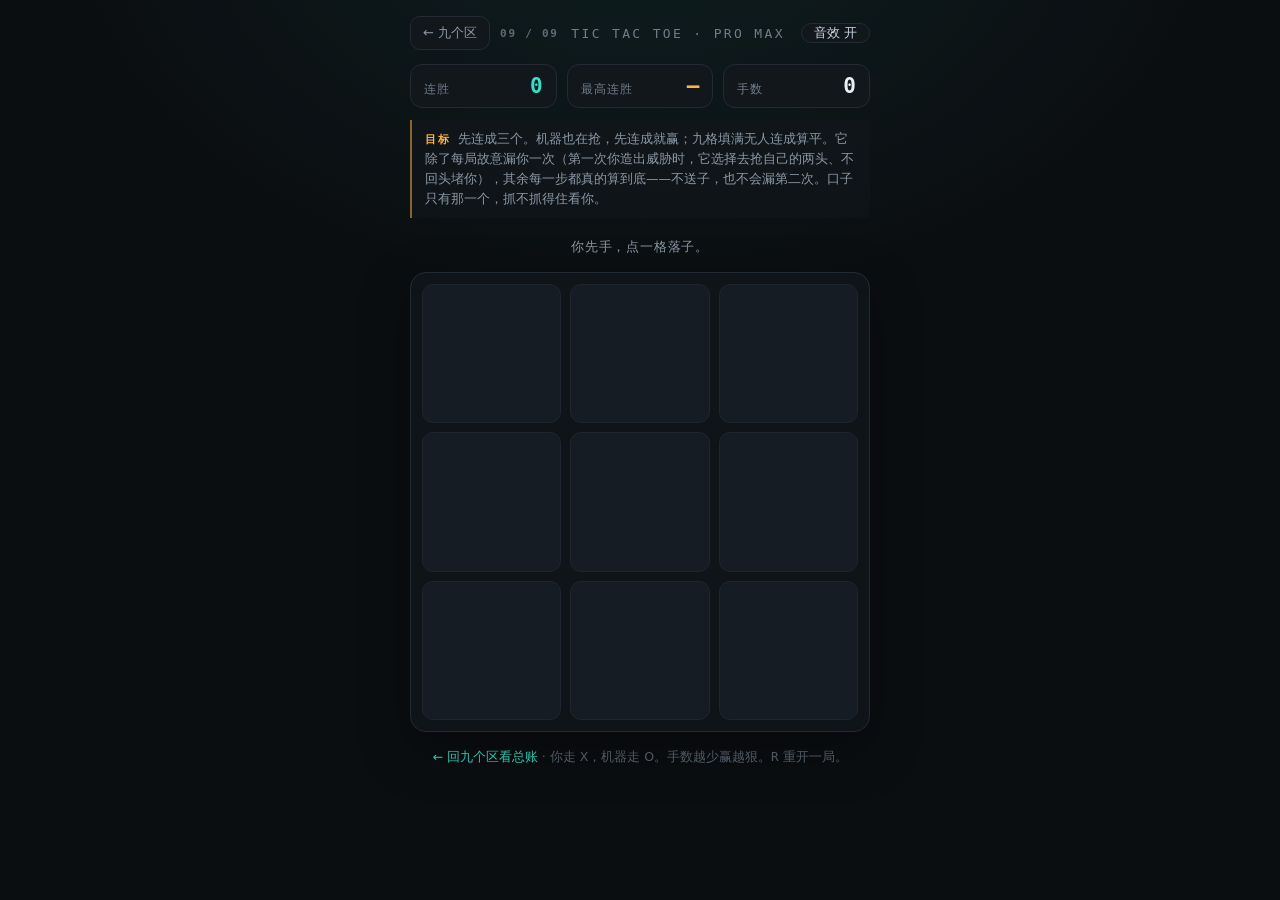
<file: games/tictactoe.html>
<!DOCTYPE html>
<html lang="zh-CN">
<head>
<meta charset="UTF-8">
<meta name="viewport" content="width=device-width, initial-scale=1, viewport-fit=cover">
<title>井字棋 · Pro Max</title>
<meta name="theme-color" content="#0b0e11">
<link rel="icon" href="data:image/svg+xml,<svg xmlns='http://www.w3.org/2000/svg' viewBox='0 0 32 32'><rect width='32' height='32' rx='8' fill='%230b0e11'/><path d='M9 9l6 6M15 9l-6 6' stroke='%2335e0c8' stroke-width='2.4'/><circle cx='22' cy='22' r='3.4' fill='none' stroke='%23ffb347' stroke-width='2.2'/></svg>">
<style>
:root{
  --bg:#0b0e11; --panel:#12171c; --line:#222b33; --ink:#e9eff5; --dim:#8b98a5;
  --accent:#35e0c8; --accent-2:#ffb347; --mono:ui-monospace,"Cascadia Code","SF Mono",Consolas,monospace;
}
*{box-sizing:border-box}
body{
  margin:0; min-height:100vh;
  background:radial-gradient(900px 600px at 50% -10%,rgba(53,224,200,.08),transparent 65%),var(--bg);
  color:var(--ink); font-family:system-ui,-apple-system,"Segoe UI","Microsoft YaHei",sans-serif;
  display:flex; flex-direction:column; align-items:center;
  padding:16px 16px calc(18px + env(safe-area-inset-bottom));
  -webkit-font-smoothing:antialiased; overscroll-behavior:none;
}
.bar{width:min(100%,460px); display:flex; align-items:center; justify-content:space-between; gap:10px; margin-bottom:14px}
.back{
  display:inline-flex; align-items:center; gap:7px; padding:7px 12px; border:1px solid var(--line);
  border-radius:10px; color:var(--dim); text-decoration:none; font-size:13px; background:var(--panel);
  transition:color .18s,border-color .18s;
}
.back:hover{color:var(--ink); border-color:rgba(53,224,200,.4)}
.title{font-family:var(--mono); font-size:13px; letter-spacing:.18em; color:#6f7d8a; text-transform:uppercase; margin-left:auto; margin-right:6px}
button{
  font-family:inherit; font-size:13px; color:#c6d3de; background:var(--panel);
  border:1px solid var(--line); border-radius:12px; padding:0 12px; cursor:pointer;
  transition:border-color .18s,color .18s; -webkit-tap-highlight-color:transparent;
}
button:hover{border-color:rgba(53,224,200,.45); color:var(--ink)}
button:focus-visible{outline:2px solid rgba(53,224,200,.55); outline-offset:2px}
.hud{width:min(100%,460px); display:flex; flex-wrap:wrap; align-items:stretch; gap:10px; margin-bottom:12px}
.stat{
  flex:1 1 76px; min-width:0; padding:9px 13px; border:1px solid var(--line); border-radius:12px; background:var(--panel);
  display:flex; align-items:baseline; justify-content:space-between; gap:8px;
}
.stat .label{font-size:11.5px; letter-spacing:.1em; color:#6f7d8a; white-space:nowrap}
.stat strong{font-family:var(--mono); font-size:21px; font-weight:600; font-variant-numeric:tabular-nums}
.stat.best strong{color:var(--accent-2)}
.stat.streak strong{color:var(--accent)}
.goal{
  width:min(100%,460px); margin:0 0 12px; padding:9px 13px;
  border-left:2px solid rgba(255,179,71,.5); background:rgba(18,23,28,.6);
  font-size:12.5px; color:#8b98a5; line-height:1.6;
}
.goal b{font-family:var(--mono); font-size:11px; letter-spacing:.14em; color:var(--accent-2); margin-right:8px}

.status{
  width:min(100%,460px); min-height:34px; display:flex; align-items:center; justify-content:center;
  margin-bottom:8px; font-family:var(--mono); font-size:13px; letter-spacing:.06em; color:var(--dim);
  text-align:center; transition:color .2s;
}
.status.thinking{color:#7d8b98}
.status.win{color:var(--accent)}
.status.lose{color:#ff8a6b}
.status.draw{color:var(--accent-2)}

.board{
  position:relative;
  width:min(100%,460px); display:grid; grid-template-columns:repeat(3,1fr); gap:9px;
  padding:11px; border:1px solid var(--line); border-radius:16px; background:#0f1419;
  box-shadow:0 18px 50px rgba(0,0,0,.35);
}
.board.shake{animation:bshake .3s ease-out}
@keyframes bshake{
  0%{transform:translate(0,0)}20%{transform:translate(-5px,3px)}
  40%{transform:translate(4px,-3px)}60%{transform:translate(-3px,2px)}
  80%{transform:translate(2px,0)}100%{transform:translate(0,0)}
}
.board.winflash{animation:wflash .8s ease-out}
@keyframes wflash{
  0%{box-shadow:0 0 0 0 rgba(53,224,200,0); border-color:var(--line)}
  35%{box-shadow:0 0 0 3px rgba(53,224,200,.6),0 0 40px rgba(53,224,200,.3); border-color:#7ff0dc}
  100%{box-shadow:0 0 0 0 rgba(53,224,200,0); border-color:var(--line)}
}
.cell{
  aspect-ratio:1; display:flex; align-items:center; justify-content:center;
  border-radius:11px; background:#151c23; border:1px solid #1d262e;
  font-family:var(--mono); font-size:clamp(32px,10.5vw,42px); font-weight:600;
  cursor:pointer; user-select:none; -webkit-user-select:none; -webkit-tap-highlight-color:transparent;
  transition:background .12s,border-color .12s,transform .12s,color .12s;
}
.cell:hover{background:#1b232b}
.cell.x{color:var(--accent); cursor:default}
.cell.o{color:var(--accent-2); cursor:default}
.cell.x:hover,.cell.o:hover{background:#151c23}
.cell.win{background:rgba(53,224,200,.13); border-color:rgba(53,224,200,.5); box-shadow:0 0 18px rgba(53,224,200,.25)}
.cell.win.o-win{background:rgba(255,179,71,.13); border-color:rgba(255,179,71,.5); box-shadow:0 0 18px rgba(255,179,71,.25)}
.cell.pop{animation:pop .18s ease-out}
@keyframes pop{0%{transform:scale(.82)}100%{transform:scale(1)}}
.cell.scan{background:#1e2b34; box-shadow:inset 0 0 0 1px rgba(53,224,200,.4)}
.fx{position:absolute; inset:0; pointer-events:none; z-index:2}

.result{
  width:min(100%,460px); margin-top:12px; padding:12px 14px; border:1px solid var(--line);
  border-radius:12px; background:var(--panel); display:flex; flex-direction:column; gap:6px;
  font-size:13px; color:var(--dim); line-height:1.5;
}
.result[hidden]{display:none!important}
.result.win{border-color:rgba(53,224,200,.45)}
.result.lose{border-color:rgba(255,120,90,.4)}
.result.draw{border-color:rgba(255,179,71,.35)}
.rankline{display:flex; align-items:baseline; gap:10px}
.rank{font-family:var(--mono); font-size:22px; font-weight:700; letter-spacing:.06em; line-height:1}
.rank.god{color:#ffd166; text-shadow:0 0 20px rgba(255,209,102,.55)}
.rank.inv{color:var(--accent)}
.rank.str{color:#9fd2ff}
.rank.sol{color:#c6d3de}
.rank.warm{color:#8b98a5}
.rank.cn{font-size:11.5px; letter-spacing:.12em; color:#6f7d8a}
.numline{font-family:var(--mono); font-size:12.5px; color:#b7c4cf}
.numline b{color:var(--ink); font-size:15px}
.tbl{font-family:var(--mono); font-size:11px; margin-top:2px}
.tbl .row{display:grid; grid-template-columns:20px 1fr 76px; gap:6px; align-items:baseline; padding:2px 4px; border-radius:6px; color:#7b8894}
.tbl .row.head{color:#556370; font-size:10px; letter-spacing:.08em}
.tbl .row.now{background:rgba(53,224,200,.12); color:#bff7ee}
.tbl .row i{font-style:normal; color:#556370}
.tbl .row span:nth-child(3){text-align:right}
.again{
  align-self:flex-start; padding:7px 14px; border-radius:9px; border:1px solid rgba(53,224,200,.4);
  background:transparent; color:var(--accent); font-family:var(--mono); font-size:12px; letter-spacing:.1em;
  cursor:pointer; transition:background .18s;
}
.again:hover{background:rgba(53,224,200,.1)}

.hint{width:min(100%,460px); margin:14px 0 0; color:#5c6772; font-size:12.5px; line-height:1.7; text-align:center}
@media (prefers-reduced-motion:reduce){ *{transition:none!important; animation-duration:.01ms!important} }
</style>
</head>
<body>

<div class="bar">
  <a class="back" href="../index.html">← 九个区</a><span class="zone-no" style="font:600 11px/1 var(--mono,monospace);letter-spacing:.16em;color:#5e6b77">09 / 09</span>
  <span class="title">Tic Tac Toe · Pro Max</span>
  <button id="soundBtn" type="button">音效 开</button>
</div>

<div class="hud">
  <div class="stat streak"><span class="label">连胜</span><strong id="streak">0</strong></div>
  <div class="stat best"><span class="label">最高连胜</span><strong id="best">—</strong></div>
  <div class="stat"><span class="label">手数</span><strong id="moves">0</strong></div>
</div>

<p class="goal"><b>目标</b>先连成三个。机器也在抢，先连成就赢；九格填满无人连成算平。它除了每局故意漏你一次（第一次你造出威胁时，它选择去抢自己的两头、不回头堵你），其余每一步都真的算到底——不送子，也不会漏第二次。口子只有那一个，抓不抓得住看你。</p>

<div class="status" id="status">你先手，点一格落子。</div>

<div class="board" id="board" aria-label="井字棋盘">
  <canvas class="fx" id="fx"></canvas>
</div>

<div class="result" id="result" hidden>
  <div class="rankline"><span class="rank" id="resRank"></span><span class="rank cn" id="resCn"></span></div>
  <div class="numline" id="resNum"></div>
  <div class="tbl" id="resRuns"></div>
  <button class="again" id="again" type="button">下一局</button>
</div>

<p class="hint"><a href="../index.html" style="color:#35e0c8;text-decoration:none">← 回九个区看总账</a> · 你走 X，机器走 O。手数越少赢越狠。<kbd>R</kbd> 重开一局。</p>

<script>
(function () {
  'use strict';

  var boardEl = document.getElementById('board');
  var fx = document.getElementById('fx');
  var ctx = fx.getContext('2d');
  var statusEl = document.getElementById('status');
  var streakEl = document.getElementById('streak');
  var bestEl = document.getElementById('best');
  var movesEl = document.getElementById('moves');
  var resultEl = document.getElementById('result');
  var resRank = document.getElementById('resRank');
  var resCn = document.getElementById('resCn');
  var resNum = document.getElementById('resNum');
  var resRuns = document.getElementById('resRuns');
  var againEl = document.getElementById('again');
  var soundBtn = document.getElementById('soundBtn');

  var KEY_BEST = 'paly.tictactoe.best';
  var RUNS_KEY = 'paly.tictactoe.runs';
  var SOUND_KEY = 'paly.tictactoe.sound';
  var LINES = [
    [0, 1, 2], [3, 4, 5], [6, 7, 8],
    [0, 3, 6], [1, 4, 7], [2, 5, 8],
    [0, 4, 8], [2, 4, 6]
  ];

  var grid = [];
  var cells = [];
  var over = false;
  var busy = false;
  var streak = 0;
  var best = 0;
  var myMoves = 0;
  var t0 = 0;
  var thinkTimer = null;
  var slack = 0;          // 这一局它还剩几次"看漏"

  /* ---------- 音效 ---------- */
  var AC = null, soundOn = true;
  try { if (localStorage.getItem(SOUND_KEY) === '0') soundOn = false; } catch (e) {}
  function renderSoundBtn() { soundBtn.textContent = '音效 ' + (soundOn ? '开' : '关'); }
  renderSoundBtn();

  function ac() {
    if (!AC) {
      var C = window.AudioContext || window.webkitAudioContext;
      if (!C) return null;
      AC = new C();
    }
    if (AC.state === 'suspended') { try { AC.resume(); } catch (e) {} }
    return AC;
  }

  function tone(freq, dur, type, vol, delay, glideTo) {
    if (!soundOn) return;
    var a = ac(); if (!a) return;
    var t = a.currentTime + (delay || 0);
    var o = a.createOscillator(), g = a.createGain();
    o.type = type || 'sine';
    o.frequency.setValueAtTime(freq, t);
    if (glideTo) { try { o.frequency.exponentialRampToValueAtTime(glideTo, t + dur); } catch (e) {} }
    g.gain.setValueAtTime(0.0001, t);
    g.gain.linearRampToValueAtTime(vol, t + Math.min(dur * 0.3, 0.02));
    g.gain.exponentialRampToValueAtTime(0.0001, t + dur);
    o.connect(g); g.connect(a.destination);
    o.start(t); o.stop(t + dur + 0.03);
  }

  function sfxX() { tone(560, 0.08, 'square', 0.06, 0, 700); }
  function sfxO() { tone(340, 0.1, 'triangle', 0.06, 0, 260); }
  function sfxScan(i) { tone(400 + i * 26, 0.035, 'square', 0.022); }
  function sfxWin() {
    var notes = [523, 659, 784, 1046, 1318];
    for (var i = 0; i < notes.length; i++) tone(notes[i], 0.24, 'triangle', 0.1, i * 0.08);
  }
  function sfxLose() { tone(170, 0.4, 'sawtooth', 0.1, 0, 92); tone(110, 0.42, 'square', 0.06, 0.06, 62); }
  function sfxDraw() { tone(420, 0.18, 'sine', 0.07); tone(420, 0.16, 'sine', 0.05, 0.22); }
  function sfxBest() { tone(880, 0.14, 'sine', 0.1); tone(1320, 0.18, 'sine', 0.08, 0.12); }

  /* ---------- 粒子 ---------- */
  var dpr = window.devicePixelRatio || 1;
  var cw = 0, ch = 0, parts = [], raf = 0, lastT = 0;

  function sizeFx() {
    var r = boardEl.getBoundingClientRect();
    cw = r.width; ch = r.height;
    fx.width = Math.max(1, Math.round(cw * dpr));
    fx.height = Math.max(1, Math.round(ch * dpr));
    fx.style.width = cw + 'px';
    fx.style.height = ch + 'px';
    ctx.setTransform(dpr, 0, 0, dpr, 0, 0);
  }

  function cellCenter(i) {
    var el = cells[i];
    return { x: el.offsetLeft + el.offsetWidth / 2, y: el.offsetTop + el.offsetHeight / 2 };
  }

  function burst(x, y, n, aCol, bCol, power) {
    for (var i = 0; i < n; i++) {
      var a = Math.random() * Math.PI * 2, sp = (power || 36) + Math.random() * (power || 36);
      parts.push({
        x: x, y: y, vx: Math.cos(a) * sp, vy: Math.sin(a) * sp - 20,
        life: 0, ttl: 0.4 + Math.random() * 0.36,
        size: 1.5 + Math.random() * 2.3,
        c: Math.random() < 0.62 ? aCol : bCol
      });
    }
    if (parts.length > 200) parts.splice(0, parts.length - 200);
    if (!raf) { lastT = 0; raf = requestAnimationFrame(paint); }
  }

  function paint(ts) {
    if (!lastT) lastT = ts;
    var dt = Math.min(0.05, (ts - lastT) / 1000);
    lastT = ts;
    ctx.clearRect(0, 0, cw, ch);
    for (var i = parts.length - 1; i >= 0; i--) {
      var p = parts[i];
      p.life += dt;
      if (p.life >= p.ttl) { parts.splice(i, 1); continue; }
      p.vy += 140 * dt;
      p.x += p.vx * dt;
      p.y += p.vy * dt;
      var k = 1 - p.life / p.ttl;
      ctx.globalAlpha = Math.max(0, k * k);
      ctx.fillStyle = p.c;
      ctx.beginPath();
      ctx.arc(p.x, p.y, p.size * (0.5 + k * 0.7), 0, Math.PI * 2);
      ctx.fill();
    }
    ctx.globalAlpha = 1;
    if (parts.length) raf = requestAnimationFrame(paint);
    else { raf = 0; ctx.clearRect(0, 0, cw, ch); }
  }

  function shakeBoard() {
    boardEl.classList.remove('shake');
    void boardEl.offsetWidth;
    boardEl.classList.add('shake');
  }

  /* ---------- 记录 ---------- */
  function loadBest() {
    try {
      var v = parseInt(localStorage.getItem(KEY_BEST), 10);
      best = isFinite(v) && v > 0 ? v : 0;
    } catch (e) { best = 0; }
  }

  function saveBest() {
    try { localStorage.setItem(KEY_BEST, String(best)); } catch (e) {}
  }

  function renderHead() {
    bestEl.textContent = best > 0 ? best + ' 场' : '—';
    streakEl.textContent = String(streak);
  }

  // 榜记"赢一局用了几手"，越少越狠
  function readRuns() {
    try {
      var raw = localStorage.getItem(RUNS_KEY);
      var arr = raw ? JSON.parse(raw) : [];
      if (!Array.isArray(arr)) return [];
      return arr.filter(function (x) { return x && typeof x.m === 'number'; })
                .sort(function (a, b) { return a.m - b.m; })
                .slice(0, 5);
    } catch (e) { return []; }
  }

  function pushRun(run) {
    var list = readRuns();
    list.push(run);
    list.sort(function (a, b) { return a.m - b.m; });
    list = list.slice(0, 5);
    try { localStorage.setItem(RUNS_KEY, JSON.stringify(list)); } catch (e) {}
    return list;
  }

  function rankOf(kind, moves) {
    if (kind === 'win') {
      if (moves <= 3) return { k: 'god', n: 'GODLIKE', cn: '最少手数赢' };
      if (moves === 4) return { k: 'inv', n: 'INVINCIBLE', cn: '四手封盘' };
      if (moves === 5) return { k: 'str', n: 'STRONG', cn: '五手拿下' };
      return { k: 'sol', n: 'SOLID', cn: '磨到你赢' };
    }
    if (kind === 'draw') return { k: 'sol', n: 'SOLID', cn: '打不垮' };
    return { k: 'warm', n: 'WARMUP', cn: '被连成三个' };
  }

  function renderRuns(list, runId) {
    if (!list.length) { resRuns.innerHTML = ''; return; }
    var html = '<div class="row head"><i>#</i><span>赢法</span><span>评级</span></div>';
    for (var i = 0; i < list.length; i++) {
      var r = list[i];
      html += '<div class="row' + (runId && r.id === runId ? ' now' : '') + '">' +
        '<i>' + (i + 1) + '</i><span>' + r.m + ' 手</span>' +
        '<span>' + rankOf('win', r.m).n + '</span></div>';
    }
    resRuns.innerHTML = html;
  }

  /* ---------- 棋盘 ---------- */
  function buildBoard() {
    // 保留 canvas，其余清掉重建
    while (boardEl.children.length > 1) boardEl.removeChild(boardEl.lastChild);
    cells = [];
    for (var i = 0; i < 9; i++) {
      var b = document.createElement('button');
      b.type = 'button';
      b.className = 'cell';
      b.setAttribute('data-i', String(i));
      b.setAttribute('aria-label', '第 ' + (i + 1) + ' 格');
      boardEl.appendChild(b);
      cells.push(b);
    }
    sizeFx();
  }

  function paintCell(popAt) {
    for (var i = 0; i < 9; i++) {
      var el = cells[i];
      var v = grid[i];
      el.textContent = v || '';
      el.className = 'cell' + (v === 'X' ? ' x' : v === 'O' ? ' o' : '');
      if (popAt === i) {
        void el.offsetWidth;
        el.classList.add('pop');
      }
    }
  }

  function setStatus(text, kind) {
    statusEl.textContent = text;
    statusEl.className = 'status' + (kind ? ' ' + kind : '');
  }

  function winnerOf(g) {
    for (var k = 0; k < LINES.length; k++) {
      var L = LINES[k];
      var a = g[L[0]], b = g[L[1]], c = g[L[2]];
      if (a && a === b && b === c) return { who: a, line: L };
    }
    return null;
  }

  function isFull(g) {
    for (var i = 0; i < 9; i++) if (!g[i]) return false;
    return true;
  }

  // 全解搜索：把这一格走下去，最后最好能到什么结果。
  // +1 = 机器赢，0 = 和，-1 = 你赢。井字棋搜得完，所以它不需要背谱。
  function scoreOf(g, turn) {
    var w = winnerOf(g);
    if (w) return w.who === 'O' ? 1 : -1;
    if (isFull(g)) return 0;
    var best = turn === 'O' ? -2 : 2, i, s;
    for (i = 0; i < 9; i++) {
      if (g[i]) continue;
      g[i] = turn;
      s = scoreOf(g, turn === 'O' ? 'X' : 'O');
      g[i] = '';
      if (turn === 'O') { if (s > best) best = s; }
      else { if (s < best) best = s; }
    }
    return best;
  }

  // 机器：一个有脾气的人，不是完美防守机器。
  // ① 自己能连成三个 → 立刻连（它不会放过杀你的机会）
  // ② 你只差一格就赢 → 它通常会堵，但这一局它有 slack 次会看漏（人会漏）
  // ③ 其余每一步都用全解搜索挑最优；最优有多个时随机取一个
  //    —— 所以每局下法不一样，背不下来，也没法靠"它总占最上面"骗它
  // 漏你那一手时，它不是随便找个空格走掉，而是去抢自己的两头：
  // 优先落在能跟现有 O 凑成"两个 O + 一个空"的位置，看起来是它在抢攻、没回头堵。
  // 以前它只在"分值并列"里随机挑，偶尔挑到角落，玩家赢了会觉得是它放水。
  var AGRI_LINES = [[0,1,2],[3,4,5],[6,7,8],[0,3,6],[1,4,7],[2,5,8],[0,4,8],[2,4,6]];

  function pickAggressive(skip) {
    var best = -1, bestScore = -1;
    for (var i = 0; i < 9; i++) {
      if (grid[i] || i === skip) continue;
      grid[i] = 'O';
      var twos = 0;
      for (var L = 0; L < AGRI_LINES.length; L++) {
        var ln = AGRI_LINES[L], oc = 0, ec = 0, hasI = false;
        for (var k = 0; k < 3; k++) {
          var c = ln[k];
          if (c === i) hasI = true;
          if (grid[c] === 'O') oc++;
          else if (!grid[c]) ec++;
        }
        if (hasI && oc === 2 && ec === 1) twos++;
      }
      grid[i] = '';
      if (twos > bestScore) { bestScore = twos; best = i; }
      else if (twos === bestScore && best >= 0 && Math.random() < 0.5) best = i;
    }
    return best;
  }

  function machineMove() {
    var i;
    for (i = 0; i < 9; i++) {
      if (grid[i]) continue;
      grid[i] = 'O';
      if (winnerOf(grid)) { grid[i] = ''; return i; }
      grid[i] = '';
    }
    var blockAt = -1;
    for (i = 0; i < 9; i++) {
      if (grid[i]) continue;
      grid[i] = 'X';
      if (winnerOf(grid)) { grid[i] = ''; blockAt = i; break; }
      grid[i] = '';
    }
    if (blockAt >= 0) {
      if (slack > 0) {
        slack -= 1;            // 这一局它一定会漏一次，不多不少
        var aggr = pickAggressive(blockAt);
        if (aggr >= 0) return aggr;   // 去抢自己的两头，不回头堵你
      } else {
        return blockAt;
      }
    }

    var cand = [], s;
    for (i = 0; i < 9; i++) {
      if (grid[i]) continue;
      grid[i] = 'O';
      s = scoreOf(grid, 'X');
      grid[i] = '';
      cand.push({ i: i, s: s });
    }
    if (!cand.length) return -1;
    var top = -2;
    for (i = 0; i < cand.length; i++) if (cand[i].s > top) top = cand[i].s;
    var bests = [];
    for (i = 0; i < cand.length; i++) if (cand[i].s === top) bests.push(cand[i].i);
    return bests[Math.floor(Math.random() * bests.length)];
  }

  function markWin(line, who) {
    for (var i = 0; i < line.length; i++) {
      var el = cells[line[i]];
      el.classList.add('win');
      if (who === 'O') el.classList.add('o-win');
    }
    for (var k = 0; k < line.length; k++) {
      (function (idx, delay) {
        setTimeout(function () {
          var p = cellCenter(idx);
          burst(p.x, p.y, 12, who === 'X' ? '#7ff0dc' : '#ff8a6b', who === 'X' ? '#ffd166' : '#c96a5e', 44);
        }, delay);
      })(line[k], k * 90);
    }
  }

  function showResult(kind) {
    var ms = Math.max(1, Math.round(performance.now() - t0));
    var rk = rankOf(kind, myMoves);
    resultEl.hidden = false;
    resultEl.className = 'result ' + kind;
    resRank.className = 'rank ' + rk.k;
    resRank.textContent = rk.n;
    resCn.textContent = rk.cn;

    var head;
    if (kind === 'win') head = '你赢 · <b>' + myMoves + '</b> 手 · ' + (ms / 1000).toFixed(1) + 's';
    else if (kind === 'draw') head = '平局 · 九格填满 · ' + (ms / 1000).toFixed(1) + 's';
    else head = '输了 · 机器连成三个 · ' + (ms / 1000).toFixed(1) + 's';
    resNum.innerHTML = head + ' · 连胜 <b>' + streak + '</b>';
    // 下一局的具体目标由 assets/hook.js 统一挂在结束屏上（含"它每局必漏一次"这句）

    if (kind === 'win') {
      var run = { m: myMoves, at: Date.now(), id: Date.now() + '-' + Math.random().toString(36).slice(2, 8) };
      renderRuns(pushRun(run), run.id);
    } else {
      renderRuns(readRuns(), null);
    }
  }

  function finish(kind, result) {
    over = true;
    busy = false;
    if (thinkTimer) { clearTimeout(thinkTimer); thinkTimer = null; }

    if (kind === 'win') {
      streak += 1;
      var wasBest = streak > best;
      if (wasBest) { best = streak; saveBest(); }
      renderHead();
      markWin(result.line, 'X');
      setStatus('你赢了 · 三连线' + (streak > 1 ? ' · 连胜 ' + streak : ''), 'win');
      sfxWin();
      if (wasBest) setTimeout(sfxBest, 340);
      boardEl.classList.remove('winflash');
      void boardEl.offsetWidth;
      boardEl.classList.add('winflash');
      for (var q = 0; q < 9; q++) {
        (function (idx) {
          setTimeout(function () {
            var p = cellCenter(idx);
            burst(p.x, p.y, 6, '#7ff0dc', '#ffd166', 34);
          }, 260 + Math.random() * 380);
        })(q);
      }
    } else if (kind === 'lose') {
      streak = 0;
      renderHead();
      markWin(result.line, 'O');
      setStatus('机器连成三个，这局你输了。', 'lose');
      sfxLose();
      shakeBoard();
    } else {
      streak = 0;
      renderHead();
      setStatus('九格填满，平局。', 'draw');
      sfxDraw();
    }
    showResult(kind);
  }

  function machineTurn() {
    thinkTimer = null;
    if (over) return;
    var m = machineMove();
    if (m >= 0) {
      grid[m] = 'O';
      paintCell(m);
      sfxO();
      var p = cellCenter(m);
      burst(p.x, p.y, 8, '#ffb347', '#ffd166', 30);
      var res = winnerOf(grid);
      if (res) { finish('lose', res); return; }
      if (isFull(grid)) { finish('draw'); return; }
    }
    busy = false;
    setStatus('轮到你了。');
  }

  function play(i) {
    if (over || busy || grid[i]) return;
    grid[i] = 'X';
    myMoves += 1;
    movesEl.textContent = String(myMoves);
    paintCell(i);
    sfxX();
    var p = cellCenter(i);
    burst(p.x, p.y, 9, '#7ff0dc', '#8fb7c9', 32);

    var res = winnerOf(grid);
    if (res) { finish('win', res); return; }
    if (isFull(grid)) { finish('draw'); return; }

    busy = true;
    setStatus('机器在想…', 'thinking');
    thinkTimer = setTimeout(machineTurn, 420);
  }

  function startNew() {
    if (thinkTimer) { clearTimeout(thinkTimer); thinkTimer = null; }
    grid = ['', '', '', '', '', '', '', '', ''];
    over = false;
    busy = true;
    myMoves = 0;
    parts = [];
    slack = 1;   // 每局它必漏一次，口子一定有，抓不抓得住看人
    if (raf) { cancelAnimationFrame(raf); raf = 0; }
    ctx.clearRect(0, 0, cw, ch);
    movesEl.textContent = '0';
    resultEl.hidden = true;
    paintCell(-1);
    setStatus('开局，看清格子', 'thinking');
    t0 = performance.now();

    // 开场仪式：九格逐格扫亮，扫完才交给你
    for (var i = 0; i < 9; i++) {
      (function (idx) {
        setTimeout(function () {
          if (!cells[idx]) return;
          cells[idx].classList.add('scan');
          sfxScan(idx);
          setTimeout(function () { if (cells[idx]) cells[idx].classList.remove('scan'); }, 130);
        }, idx * 48);
      })(i);
    }
    setTimeout(function () {
      busy = false;
      setStatus('你先手，点一格落子。');
    }, 9 * 48 + 140);
  }

  boardEl.addEventListener('click', function (e) {
    var t = e.target.closest ? e.target.closest('.cell') : null;
    if (!t || !boardEl.contains(t)) return;
    play(parseInt(t.getAttribute('data-i'), 10));
  });

  againEl.addEventListener('click', startNew);
  document.addEventListener('keydown', function (e) {
    if (e.key === 'r' || e.key === 'R') startNew();
  });
  soundBtn.addEventListener('click', function () {
    soundOn = !soundOn;
    renderSoundBtn();
    try { localStorage.setItem(SOUND_KEY, soundOn ? '1' : '0'); } catch (e) {}
    if (soundOn) tone(720, 0.1, 'triangle', 0.06);
  });
  window.addEventListener('resize', sizeFx);

  loadBest();
  renderHead();
  buildBoard();
  startNew();

  // 只读验收探针：只在 ?dbg=1 时存在，不影响对局、不上报任何数
  if (/[?&]dbg=1/.test(location.search)) {
    window.__probe = function () {
      return { grid: grid.slice(), slack: slack, over: !!resultEl && !resultEl.hidden, moves: myMoves };
    };
  }
})();
</script>
<script src="../assets/pulse.js?v=20261128f" defer></script>
<script src="../assets/hook.js?v=20261128f" defer></script>
</body>
</html>
</file>
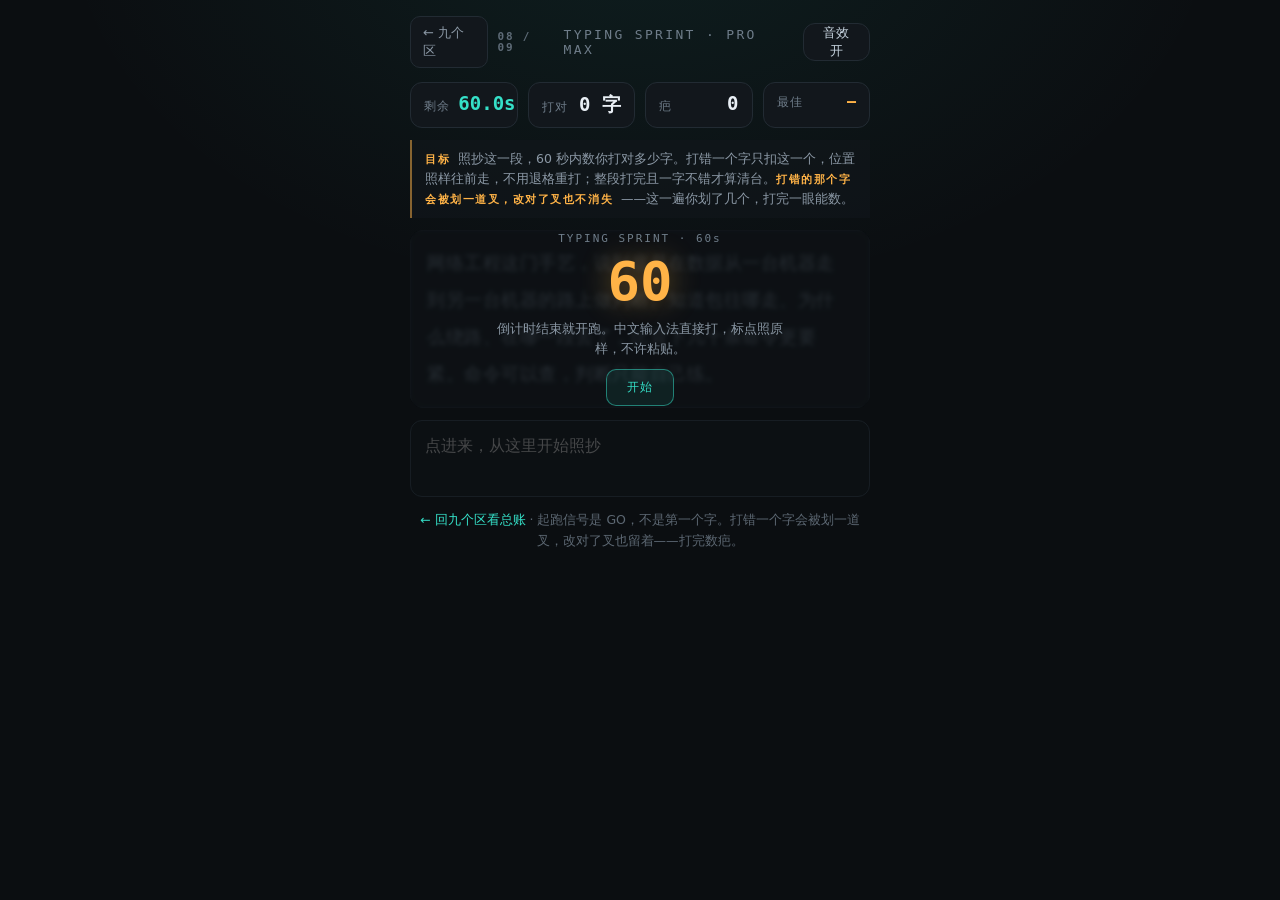
<file: games/typing.html>
<!DOCTYPE html>
<html lang="zh-CN">
<head>
<meta charset="UTF-8">
<meta name="viewport" content="width=device-width, initial-scale=1, viewport-fit=cover">
<title>打字冲刺 · Pro Max</title>
<meta name="theme-color" content="#0b0e11">
<link rel="icon" href="data:image/svg+xml,<svg xmlns='http://www.w3.org/2000/svg' viewBox='0 0 32 32'><rect width='32' height='32' rx='8' fill='%230b0e11'/><path d='M7 8h18M7 15h18M7 22h11' stroke='%2335e0c8' stroke-width='2'/><circle cx='25' cy='23' r='3' fill='%23ffb347'/></svg>">
<style>
:root{
  --bg:#0b0e11; --panel:#12171c; --line:#222b33; --ink:#e9eff5; --dim:#8b98a5;
  --accent:#35e0c8; --accent-2:#ffb347; --mono:ui-monospace,"Cascadia Code","SF Mono",Consolas,monospace;
}
*{box-sizing:border-box}
body{
  margin:0; min-height:100vh;
  background:radial-gradient(900px 600px at 50% -10%,rgba(53,224,200,.08),transparent 65%),var(--bg);
  color:var(--ink); font-family:system-ui,-apple-system,"Segoe UI","Microsoft YaHei",sans-serif;
  display:flex; flex-direction:column; align-items:center;
  padding:16px 16px calc(18px + env(safe-area-inset-bottom));
  -webkit-font-smoothing:antialiased; overscroll-behavior:none;
}
.bar{width:min(100%,460px); display:flex; align-items:center; justify-content:space-between; gap:10px; margin-bottom:14px}
.back{
  display:inline-flex; align-items:center; gap:7px; padding:7px 12px; border:1px solid var(--line);
  border-radius:10px; color:var(--dim); text-decoration:none; font-size:13px; background:var(--panel);
  transition:color .18s,border-color .18s;
}
.back:hover{color:var(--ink); border-color:rgba(53,224,200,.4)}
.title{font-family:var(--mono); font-size:13px; letter-spacing:.18em; color:#6f7d8a; text-transform:uppercase; margin-left:auto; margin-right:6px}
button{
  font-family:inherit; font-size:13px; color:#c6d3de; background:var(--panel);
  border:1px solid var(--line); border-radius:12px; padding:0 12px; cursor:pointer;
  transition:border-color .18s,color .18s; -webkit-tap-highlight-color:transparent;
}
button:hover{border-color:rgba(53,224,200,.45); color:var(--ink)}
button:focus-visible{outline:2px solid rgba(53,224,200,.55); outline-offset:2px}
.hud{width:min(100%,460px); display:flex; flex-wrap:wrap; align-items:stretch; gap:10px; margin-bottom:12px}
.stat{
  flex:1 1 80px; min-width:0; padding:9px 13px; border:1px solid var(--line); border-radius:12px; background:var(--panel);
  display:flex; align-items:baseline; justify-content:space-between; gap:8px;
}
.stat .label{font-size:11.5px; letter-spacing:.1em; color:#6f7d8a; white-space:nowrap}
.stat strong{font-family:var(--mono); font-size:19px; font-weight:600; font-variant-numeric:tabular-nums; white-space:nowrap}
.stat.time strong{color:var(--accent)}
.stat.best strong{color:var(--accent-2); font-size:15px}
.goal{
  width:min(100%,460px); margin:0 0 12px; padding:9px 13px;
  border-left:2px solid rgba(255,179,71,.5); background:rgba(18,23,28,.6);
  font-size:12.5px; color:#8b98a5; line-height:1.6;
}
.goal b{font-family:var(--mono); font-size:11px; letter-spacing:.14em; color:var(--accent-2); margin-right:8px}

.stage{position:relative; width:min(100%,460px)}
.text{
  position:relative; padding:14px 16px; border:1px solid var(--line); border-radius:14px;
  background:var(--panel); font-size:clamp(15px,4.4vw,18px); line-height:2.05;
  letter-spacing:.03em; color:#5e6b77;
}
.text span{transition:color .08s}
.text .ok{color:var(--accent)}
.text .bad{color:#ff6b57; background:rgba(255,107,87,.14); border-radius:3px}
.text .cur{color:var(--accent-2); border-bottom:2px solid var(--accent-2)}
.text .mar{position:relative}
.text .mar::before,.text .mar::after{
  content:''; position:absolute; left:-2px; right:-2px; top:50%; height:1px;
  background:rgba(255,107,87,.78); pointer-events:none;
}
.text .mar::before{transform:translateY(-50%) rotate(16deg)}
.text .mar::after{transform:translateY(-50%) rotate(-16deg)}
.text .mar.ok::before,.text .mar.ok::after{background:rgba(255,107,87,.55)}
.fx{position:absolute; inset:0; pointer-events:none; z-index:2}
.overlay{
  position:absolute; inset:0; z-index:3; display:flex; flex-direction:column; align-items:center; justify-content:center;
  gap:10px; padding:20px; background:rgba(11,14,17,.66); border-radius:14px;
  backdrop-filter:blur(2px); -webkit-backdrop-filter:blur(2px); transition:opacity .18s;
}
.overlay.hidden{opacity:0; pointer-events:none}
.ov-k{font-family:var(--mono); font-size:11px; letter-spacing:.18em; color:#6f7d8a}
.ov-big{font-family:var(--mono); font-size:clamp(34px,11vw,54px); font-weight:700; line-height:1; color:var(--accent-2); text-shadow:0 0 30px rgba(255,179,71,.45)}
.ov-big.go{color:var(--accent); text-shadow:0 0 30px rgba(53,224,200,.55); font-size:clamp(30px,9vw,46px)}
.ov-sub{font-size:12.5px; color:#8b98a5; line-height:1.6; text-align:center; max-width:300px}
.ov-btn{padding:9px 20px; border-radius:10px; border:1px solid rgba(53,224,200,.5); background:rgba(53,224,200,.08); color:var(--accent); font-family:var(--mono); font-size:12px; letter-spacing:.12em; cursor:pointer}

.field{
  width:min(100%,460px); margin-top:12px; display:block; padding:12px 14px;
  border:1px solid var(--line); border-radius:12px; background:#0d1216; color:var(--ink);
  font-family:inherit; font-size:clamp(14px,4vw,16px); line-height:1.6; resize:none;
  outline:none; transition:border-color .18s;
}
.field:focus{border-color:rgba(53,224,200,.45)}
.field:disabled{opacity:.55}
.field.err{border-color:rgba(255,107,87,.7); animation:errShake .26s ease-out}
@keyframes errShake{
  0%{transform:translate(0,0)}25%{transform:translate(-3px,0)}
  50%{transform:translate(3px,0)}75%{transform:translate(-2px,0)}100%{transform:translate(0,0)}
}

.result{
  width:min(100%,460px); margin-top:12px; padding:12px 14px; border:1px solid var(--line);
  border-radius:12px; background:var(--panel); display:flex; flex-direction:column; gap:6px;
  font-size:13px; color:var(--dim); line-height:1.5;
}
.result[hidden]{display:none!important}
.result.win{border-color:rgba(53,224,200,.45)}
.rankline{display:flex; align-items:baseline; gap:10px}
.rank{font-family:var(--mono); font-size:22px; font-weight:700; letter-spacing:.06em; line-height:1}
.rank.god{color:#ffd166; text-shadow:0 0 20px rgba(255,209,102,.55)}
.rank.inv{color:var(--accent)}
.rank.str{color:#9fd2ff}
.rank.sol{color:#c6d3de}
.rank.warm{color:#8b98a5}
.rank.cn{font-size:11.5px; letter-spacing:.12em; color:#6f7d8a}
.numline{font-family:var(--mono); font-size:12.5px; color:#b7c4cf}
.numline b{color:var(--ink); font-size:15px}
.tbl{font-family:var(--mono); font-size:11px; margin-top:2px}
.tbl .row{display:grid; grid-template-columns:20px 1fr 76px; gap:6px; align-items:baseline; padding:2px 4px; border-radius:6px; color:#7b8894}
.tbl .row.head{color:#556370; font-size:10px; letter-spacing:.08em}
.tbl .row.now{background:rgba(53,224,200,.12); color:#bff7ee}
.tbl .row i{font-style:normal; color:#556370}
.tbl .row span:nth-child(3){text-align:right}
.again{
  align-self:flex-start; padding:7px 14px; border-radius:9px; border:1px solid rgba(53,224,200,.4);
  background:transparent; color:var(--accent); font-family:var(--mono); font-size:12px; letter-spacing:.1em;
  cursor:pointer; transition:background .18s;
}
.again:hover{background:rgba(53,224,200,.1)}

.hint{width:min(100%,460px); margin:12px 0 0; color:#5c6772; font-size:12.5px; line-height:1.7; text-align:center}
@media (prefers-reduced-motion:reduce){ *{animation-duration:.01ms!important; transition-duration:.01ms!important} }
</style>
</head>
<body>

<div class="bar">
  <a class="back" href="../index.html">← 九个区</a><span class="zone-no" style="font:600 11px/1 var(--mono,monospace);letter-spacing:.16em;color:#5e6b77">08 / 09</span>
  <span class="title">Typing Sprint · Pro Max</span>
  <button id="soundBtn" type="button">音效 开</button>
</div>

<div class="hud">
  <div class="stat time"><span class="label">剩余</span><strong id="left">60.0s</strong></div>
  <div class="stat"><span class="label">打对</span><strong id="score">0 字</strong></div>
  <div class="stat"><span class="label">疤</span><strong id="scar">0</strong></div>
  <div class="stat best"><span class="label">最佳</span><strong id="best">—</strong></div>
</div>

<p class="goal"><b>目标</b>照抄这一段，60 秒内数你打对多少字。打错一个字只扣这一个，位置照样往前走，不用退格重打；整段打完且一字不错才算清台。<b>打错的那个字会被划一道叉，改对了叉也不消失</b>——这一遍你划了几个，打完一眼能数。</p>

<div class="stage" id="stage">
  <div class="text" id="text" aria-label="要打的内容"></div>
  <canvas class="fx" id="fx"></canvas>
  <div class="overlay" id="overlay">
    <div class="ov-k">TYPING SPRINT · 60s</div>
    <div class="ov-big" id="ovBig">60</div>
    <div class="ov-sub" id="ovSub">倒计时结束就开跑。中文输入法直接打，标点照原样，不许粘贴。</div>
    <button class="ov-btn" id="startBtn" type="button">开始</button>
  </div>
</div>

<textarea class="field" id="input" rows="2" spellcheck="false" autocomplete="off"
          autocorrect="off" autocapitalize="off" placeholder="点进来，从这里开始照抄" disabled></textarea>

<div class="result" id="result" hidden>
  <div class="rankline"><span class="rank" id="resRank"></span><span class="rank cn" id="resCn"></span></div>
  <div class="numline" id="resNum"></div>
  <div class="tbl" id="resRuns"></div>
  <button class="again" id="again" type="button">再来一次</button>
</div>

<p class="hint"><a href="../index.html" style="color:#35e0c8;text-decoration:none">← 回九个区看总账</a> · 起跑信号是 GO，不是第一个字。打错一个字会被划一道叉，改对了叉也留着——打完数疤。</p>

<script>
(function () {
  'use strict';

  var DURATION = 60000;
  var BEST_KEY = 'paly.typing.best';
  var RUNS_KEY = 'paly.typing.runs';
  var SOUND_KEY = 'paly.typing.sound';
  var CD_STEP = 460;

  var PASSAGES = [
    '网络工程这门手艺，说到底是在数据从一台机器走到另一台机器的路上做判断。知道包往哪走、为什么绕路、在哪一段丢了，比背下几十条命令更要紧。命令可以查，判断只能自己练。',
    '实训室里最值钱的不是设备，是你能重来多少次。系统装崩了，再装一遍；服务起不来，再翻一眼日志。每一次重来都比上一次快一点，这就是手感。',
    '排查问题从最笨的地方开始：线有没有插、服务有没有起、路径写得对不对、权限给没给。这些看着不像技术，实际上八成的故障都在这四件事里。',
    '写代码之前先把目录想清楚，哪个文件放哪、谁读谁写。想清楚了再动手，改起来才不慌；想不清楚就先写，最后一定会在某个半夜对着一个找不到的文件发呆。'
  ];

  var stage = document.getElementById('stage');
  var textEl = document.getElementById('text');
  var fx = document.getElementById('fx');
  var ctx = fx.getContext('2d');
  var inputEl = document.getElementById('input');
  var leftEl = document.getElementById('left');
  var scoreEl = document.getElementById('score');
  var scarEl = document.getElementById('scar');
  var bestEl = document.getElementById('best');
  var overlay = document.getElementById('overlay');
  var ovBig = document.getElementById('ovBig');
  var ovSub = document.getElementById('ovSub');
  var startBtn = document.getElementById('startBtn');
  var resultEl = document.getElementById('result');
  var resRank = document.getElementById('resRank');
  var resCn = document.getElementById('resCn');
  var resNum = document.getElementById('resNum');
  var resRuns = document.getElementById('resRuns');
  var againEl = document.getElementById('again');
  var soundBtn = document.getElementById('soundBtn');

  var target = '';
  var spans = [];
  var correct = 0;
  var prevCorrect = 0;
  var prevLen = 0;            // 上一次结算时的输入长度，用来找出"这一笔新打的错"
  var combo = 0;
  var marks = {};
  var best = 0;
  var state = 'ready';        // ready | countdown | running | over
  var t0 = 0;
  var tick = 0;
  var cdTimer = 0;
  var composing = false;
  var lastIdx = -1;
  var milestone = 0;

  /* ---------- 音效 ---------- */
  var AC = null, soundOn = true;
  try { if (localStorage.getItem(SOUND_KEY) === '0') soundOn = false; } catch (e) {}
  function renderSoundBtn() { soundBtn.textContent = '音效 ' + (soundOn ? '开' : '关'); }
  renderSoundBtn();

  function ac() {
    if (!AC) {
      var C = window.AudioContext || window.webkitAudioContext;
      if (!C) return null;
      AC = new C();
    }
    if (AC.state === 'suspended') { try { AC.resume(); } catch (e) {} }
    return AC;
  }

  function tone(freq, dur, type, vol, delay, glideTo) {
    if (!soundOn) return;
    var a = ac(); if (!a) return;
    var t0s = a.currentTime + (delay || 0);
    var o = a.createOscillator(), g = a.createGain();
    o.type = type || 'sine';
    o.frequency.setValueAtTime(freq, t0s);
    if (glideTo) { try { o.frequency.exponentialRampToValueAtTime(glideTo, t0s + dur); } catch (e) {} }
    g.gain.setValueAtTime(0.0001, t0s);
    g.gain.linearRampToValueAtTime(vol, t0s + Math.min(dur * 0.3, 0.015));
    g.gain.exponentialRampToValueAtTime(0.0001, t0s + dur);
    o.connect(g); g.connect(a.destination);
    o.start(t0s); o.stop(t0s + dur + 0.03);
  }

  function sfxKey(n) { tone(520 + Math.min(n, 44) * 7, 0.028, 'square', 0.02); }
  function sfxMiss() { tone(190, 0.1, 'sawtooth', 0.055, 0, 130); }
  function sfxMark() { tone(880, 0.09, 'triangle', 0.055); tone(1150, 0.1, 'sine', 0.04, 0.05); }
  function sfxCd(n) { tone(400 + (3 - n) * 70, 0.08, 'square', 0.05); }
  function sfxGo() { tone(860, 0.14, 'triangle', 0.09); tone(1180, 0.16, 'triangle', 0.07, 0.07); }
  function sfxFinish() { tone(240, 0.4, 'square', 0.06, 0, 150); }
  function sfxClear() {
    var notes = [523, 659, 784, 1046, 1318];
    for (var i = 0; i < notes.length; i++) tone(notes[i], 0.24, 'triangle', 0.1, i * 0.085);
  }
  function sfxBest() { tone(880, 0.14, 'sine', 0.1); tone(1320, 0.18, 'sine', 0.08, 0.12); }
  function sfxScar() { tone(150, 0.16, 'square', 0.05, 0, 110); tone(96, 0.22, 'sawtooth', 0.035, 0.04, 80); }

  /* ---------- 粒子 ---------- */
  var dpr = window.devicePixelRatio || 1;
  var cw = 0, ch = 0, parts = [], raf = 0, lastT = 0;

  function sizeFx() {
    var r = stage.getBoundingClientRect();
    cw = r.width; ch = r.height;
    fx.width = Math.max(1, Math.round(cw * dpr));
    fx.height = Math.max(1, Math.round(ch * dpr));
    fx.style.width = cw + 'px';
    fx.style.height = ch + 'px';
    ctx.setTransform(dpr, 0, 0, dpr, 0, 0);
  }

  function burst(x, y, n, col, power) {
    for (var i = 0; i < n; i++) {
      var a = -Math.PI / 2 + (Math.random() - 0.5) * 1.6;
      var sp = power + Math.random() * power;
      parts.push({
        x: x, y: y, vx: Math.cos(a) * sp * (Math.random() < 0.5 ? -1 : 1) * 0.7,
        vy: Math.sin(a) * sp,
        life: 0, ttl: 0.34 + Math.random() * 0.3,
        size: 1.2 + Math.random() * 2,
        c: col
      });
    }
    if (parts.length > 180) parts.splice(0, parts.length - 180);
    if (!raf) { lastT = 0; raf = requestAnimationFrame(paint); }
  }

  function paintFx(ts) {
    if (!lastT) lastT = ts;
    var dt = Math.min(0.05, (ts - lastT) / 1000);
    lastT = ts;
    ctx.clearRect(0, 0, cw, ch);
    for (var i = parts.length - 1; i >= 0; i--) {
      var p = parts[i];
      p.life += dt;
      if (p.life >= p.ttl) { parts.splice(i, 1); continue; }
      p.vy += 130 * dt;
      p.x += p.vx * dt;
      p.y += p.vy * dt;
      var k = 1 - p.life / p.ttl;
      ctx.globalAlpha = Math.max(0, k);
      ctx.fillStyle = p.c;
      ctx.beginPath();
      ctx.arc(p.x, p.y, p.size * (0.5 + k * 0.7), 0, Math.PI * 2);
      ctx.fill();
    }
    ctx.globalAlpha = 1;
    if (parts.length) raf = requestAnimationFrame(paintFx);
    else { raf = 0; ctx.clearRect(0, 0, cw, ch); }
  }

  function spanPoint(i) {
    var s = spans[i];
    if (!s) return null;
    var r = s.getBoundingClientRect();
    var host = stage.getBoundingClientRect();
    return { x: r.left - host.left + r.width / 2, y: r.top - host.top + r.height / 2 };
  }

  /* ---------- 记录 ---------- */
  try { best = parseInt(localStorage.getItem(BEST_KEY) || '0', 10) || 0; } catch (e) { best = 0; }

  function renderBest() {
    bestEl.textContent = best ? best + ' 字' : '—';
  }

  function readRuns() {
    try {
      var raw = localStorage.getItem(RUNS_KEY);
      var arr = raw ? JSON.parse(raw) : [];
      if (!Array.isArray(arr)) return [];
      return arr.filter(function (x) { return x && typeof x.n === 'number'; })
                .sort(function (a, b) { return b.n - a.n; })
                .slice(0, 5);
    } catch (e) { return []; }
  }

  function pushRun(run) {
    var list = readRuns();
    list.push(run);
    list.sort(function (a, b) { return b.n - a.n; });
    list = list.slice(0, 5);
    try { localStorage.setItem(RUNS_KEY, JSON.stringify(list)); } catch (e) {}
    return list;
  }

  function rankOf(n, complete) {
    if (complete) return { k: 'god', n: 'GODLIKE', cn: '整段打完' };
    if (n >= 65) return { k: 'inv', n: 'INVINCIBLE', cn: '手比嘴快' };
    if (n >= 50) return { k: 'str', n: 'STRONG', cn: '有硬实力' };
    if (n >= 30) return { k: 'sol', n: 'SOLID', cn: '稳得住' };
    return { k: 'warm', n: 'WARMUP', cn: '还在找键' };
  }

  function renderRuns(list, runId) {
    if (!list.length) { resRuns.innerHTML = ''; return; }
    var html = '<div class="row head"><i>#</i><span>打对</span><span>评级</span></div>';
    for (var i = 0; i < list.length; i++) {
      var r = list[i];
      html += '<div class="row' + (runId && r.id === runId ? ' now' : '') + '">' +
        '<i>' + (i + 1) + '</i><span>' + r.n + ' 字</span>' +
        '<span>' + rankOf(r.n, r.cp).n + '</span></div>';
    }
    resRuns.innerHTML = html;
  }

  /* ---------- 正文 ---------- */
  function pickPassage() {
    if (PASSAGES.length === 1) return PASSAGES[0];
    var idx = Math.floor(Math.random() * PASSAGES.length);
    if (idx === lastIdx) idx = (idx + 1) % PASSAGES.length;
    lastIdx = idx;
    return PASSAGES[idx];
  }

  function buildText() {
    textEl.innerHTML = '';
    spans = [];
    marks = {};
    target = pickPassage();
    for (var i = 0; i < target.length; i++) {
      var s = document.createElement('span');
      s.textContent = target[i];
      textEl.appendChild(s);
      spans.push(s);
    }
  }

  function countMarks() {
    var c = 0;
    for (var k in marks) { if (marks.hasOwnProperty(k)) c++; }
    return c;
  }

  // 判定模型：位置按"已输入长度"走，每打一个字就前进一格。
  // 旧版要求从第一个字到当前位置全都连续正确，中文字段里选错一次候选词，
  // 后面的字就算全对也不计，成绩当场冻死，只能退格重打——那不是在考打字，是在考退格。
  function paint() {
    var v = inputEl.value;
    var n = Math.min(v.length, target.length);
    var matched = 0, freshBad = -1;
    for (var q = 0; q < n; q++) {
      if (v.charAt(q) === target.charAt(q)) matched++;
      else if (q >= prevLen && freshBad < 0) freshBad = q;
    }
    correct = matched;

    for (var k = 0; k < spans.length; k++) {
      var cls = '';
      if (k < n) cls = (v.charAt(k) === target.charAt(k)) ? 'ok' : 'bad';
      else if (k === n && state === 'running') cls = 'cur';
      // 错过的字永久留一道叉：改对了也不抹掉，这一遍划了几个打完一数就知道
      if (marks[k]) cls = (cls ? cls + ' ' : '') + 'mar';
      spans[k].className = cls;
    }
    scoreEl.textContent = matched + ' 字';

    // 新打对的字：爆点 + 键声 + 每 10 字里程碑
    if (matched > prevCorrect) {
      for (var w = prevLen; w < n; w++) {
        if (v.charAt(w) !== target.charAt(w)) continue;
        var p = spanPoint(w);
        if (p) burst(p.x, p.y - 4, 2, w % 3 === 0 ? '#ffd166' : '#7ff0dc', 26);
      }
      combo += (matched - prevCorrect);
      sfxKey(combo);
      if (Math.floor(matched / 10) > milestone) {
        milestone = Math.floor(matched / 10);
        sfxMark();
      }
    } else if (matched < prevCorrect) {
      combo = 0;
      milestone = Math.floor(matched / 10);
    }

    // 新输入里的第一处错：红闪 + 低音 + 在这个字上留一道叉
    if (freshBad >= 0) {
      sfxMiss();
      if (!marks[freshBad]) {
        marks[freshBad] = 1;
        scarEl.textContent = countMarks();
        sfxScar();
      }
      inputEl.classList.remove('err');
      void inputEl.offsetWidth;
      inputEl.classList.add('err');
      setTimeout(function () { inputEl.classList.remove('err'); }, 280);
    }

    prevLen = n;
    prevCorrect = matched;

    // 长度打满：全对才算整段打完；带着疤打完就按用时结算
    if (state === 'running' && n === target.length) {
      finish(matched === n);
    }
  }

  /* ---------- 流程 ---------- */
  function startCountdown() {
    if (state === 'running') return;
    state = 'countdown';
    overlay.className = 'overlay';
    startBtn.style.display = 'none';
    ovSub.textContent = '准备好了就动手指，GO 之前打的不算。';
    renderCd(3);
    sfxCd(3);
    var step = 3;
    cdTimer = setInterval(function () {
      step--;
      if (step > 0) {
        renderCd(step);
        sfxCd(step);
      } else if (step === 0) {
        renderCd(0);
        sfxGo();
      } else {
        clearInterval(cdTimer);
        cdTimer = 0;
        beginPlay();
      }
    }, CD_STEP);
  }

  function renderCd(n) {
    ovBig.className = 'ov-big';
    if (n > 0) ovBig.textContent = String(n);
    else { ovBig.textContent = 'GO'; ovBig.className = 'ov-big go'; }
  }

  function beginPlay() {
    state = 'running';
    overlay.className = 'overlay hidden';
    inputEl.disabled = false;
    inputEl.focus();
    t0 = performance.now();
    leftEl.textContent = '60.0s';
    clearInterval(tick);
    tick = setInterval(function () {
      var remain = DURATION - (performance.now() - t0);
      if (remain <= 0) { finish(false); return; }
      leftEl.textContent = (remain / 1000).toFixed(1) + 's';
    }, 100);
    paint();
  }

  function finish(complete) {
    if (state === 'over') return;
    state = 'over';
    clearInterval(tick);
    clearInterval(cdTimer);
    cdTimer = 0;
    leftEl.textContent = '0.0s';
    inputEl.disabled = true;

    var ms = Math.max(1, Math.round(performance.now() - t0));
    var cpm = Math.round(correct / (ms / 60000));
    var isBest = !best || correct > best;
    if (isBest && correct > 0) {
      best = correct;
      renderBest();
      try { localStorage.setItem(BEST_KEY, String(best)); } catch (e) {}
    }
    paint();

    var run = {
      n: correct, cp: complete ? 1 : 0, ms: ms, at: Date.now(),
      id: Date.now() + '-' + Math.random().toString(36).slice(2, 8)
    };
    var list = pushRun(run);
    var rk = rankOf(correct, complete);

    if (complete) { sfxClear(); } else { sfxFinish(); }
    if (isBest && correct > 0) setTimeout(sfxBest, 260);

    for (var q = 0; q < Math.min(correct, 90); q += 2) {
      (function (idx) {
        setTimeout(function () {
          var p = spanPoint(idx);
          if (p) burst(p.x, p.y - 3, 2, complete ? '#ffd166' : '#7ff0dc', 22);
        }, Math.random() * 500);
      })(q);
    }

    resultEl.hidden = false;
    resultEl.className = 'result win';
    resRank.className = 'rank ' + rk.k;
    resRank.textContent = rk.n;
    resCn.textContent = rk.cn;
    resNum.innerHTML = '打对 <b>' + correct + '</b> 字 · ' + cpm + ' 字/分 · 用时 <b>' +
      (ms / 1000).toFixed(1) + 's</b> · 留疤 <b>' + countMarks() + '</b> 处' +
      (isBest && correct > 0 ? ' · 新纪录' : '');
    // 下一局的具体目标由 assets/hook.js 统一挂在结束屏上
    renderRuns(list, run.id);
  }

  function restart() {
    clearInterval(tick);
    clearInterval(cdTimer);
    cdTimer = 0;
    state = 'ready';
    composing = false;
    correct = 0;
    prevCorrect = 0;
    prevLen = 0;
    combo = 0;
    milestone = 0;
    marks = {};
    scarEl.textContent = '0';
    parts = [];
    if (raf) { cancelAnimationFrame(raf); raf = 0; }
    ctx.clearRect(0, 0, cw, ch);
    inputEl.disabled = true;
    inputEl.value = '';
    leftEl.textContent = '60.0s';
    scoreEl.textContent = '0 字';
    resultEl.hidden = true;
    overlay.className = 'overlay';
    startBtn.style.display = '';
    ovBig.className = 'ov-big';
    ovBig.textContent = '60';
    ovSub.textContent = '倒计时结束就开跑。中文输入法直接打，标点照原样，不许粘贴。';
    buildText();
    paint();
    sizeFx();
  }

  inputEl.addEventListener('compositionstart', function () { composing = true; });
  inputEl.addEventListener('compositionend', function () {
    composing = false;
    if (state === 'running') paint();
  });

  inputEl.addEventListener('input', function () {
    if (state !== 'running') return;
    if (composing) return;      // 选词过程中不判，避免拼音字母闪红
    if (inputEl.value.length > target.length) {
      inputEl.value = inputEl.value.slice(0, target.length);
    }
    paint();
  });

  inputEl.addEventListener('paste', function (e) { e.preventDefault(); });

  startBtn.addEventListener('click', function () {
    if (state === 'ready') startCountdown();
  });
  overlay.addEventListener('click', function (e) {
    if (e.target === startBtn) return;
    if (state === 'ready') startCountdown();
  });
  againEl.addEventListener('click', function () { restart(); });

  document.addEventListener('keydown', function (e) {
    if (e.key === 'Enter' && state === 'ready') {
      // 焦点不在 textarea 时可当开始键
      if (document.activeElement !== inputEl) { e.preventDefault(); startCountdown(); }
    }
  });

  soundBtn.addEventListener('click', function () {
    soundOn = !soundOn;
    renderSoundBtn();
    try { localStorage.setItem(SOUND_KEY, soundOn ? '1' : '0'); } catch (e) {}
    if (soundOn) tone(720, 0.1, 'triangle', 0.06);
  });

  window.addEventListener('resize', sizeFx);

  renderBest();
  buildText();
  paint();
  sizeFx();

  // 只读验收探针：只在 ?dbg=1 时存在
  if (/[?&]dbg=1/.test(location.search)) {
    window.__probe = function () {
      return { state: state, len: target.length, correct: correct, prevLen: prevLen,
               marks: countMarks(), value: inputEl.value };
    };
  }
})();
</script>
<script src="../assets/pulse.js?v=20261128f" defer></script>
<script src="../assets/hook.js?v=20261128f" defer></script>
</body>
</html>
</file>
<file: assets/portal.css>
/* paly 入口页样式：深色、单文件、无外部依赖 */

:root {
  --bg: #0b0e11;
  --panel: #12171c;
  --panel-2: #161c22;
  --line: #222b33;
  --ink: #e9eff5;
  --dim: #8b98a5;
  --accent: #35e0c8;
  --accent-2: #ffb347;
  --mono: ui-monospace, "Cascadia Code", "SF Mono", Consolas, monospace;
}

* { box-sizing: border-box; }

html { scroll-behavior: smooth; }

body {
  margin: 0;
  min-height: 100vh;
  background:
    radial-gradient(1100px 620px at 82% -12%, rgba(53, 224, 200, 0.09), transparent 62%),
    radial-gradient(900px 520px at 8% 108%, rgba(255, 179, 71, 0.07), transparent 60%),
    var(--bg);
  color: var(--ink);
  font-family: system-ui, -apple-system, "Segoe UI", "Microsoft YaHei", sans-serif;
  font-size: 16px;
  line-height: 1.6;
  -webkit-font-smoothing: antialiased;
}

/* 极轻的颗粒感，避免纯色大屏显得死板 */
.grain {
  position: fixed;
  inset: 0;
  pointer-events: none;
  opacity: 0.035;
  background-image: url("data:image/svg+xml,<svg xmlns='http://www.w3.org/2000/svg' width='140' height='140'><filter id='n'><feTurbulence type='fractalNoise' baseFrequency='0.85' numOctaves='3'/></filter><rect width='140' height='140' filter='url(%23n)'/></svg>");
  z-index: 0;
}

.top, main, .foot { position: relative; z-index: 1; }

/* ---------- 顶栏 ---------- */

.top {
  display: flex;
  align-items: center;
  justify-content: space-between;
  gap: 16px;
  max-width: 1080px;
  margin: 0 auto;
  padding: 22px 24px 10px;
}

.brand {
  display: inline-flex;
  align-items: center;
  gap: 10px;
  text-decoration: none;
  color: var(--ink);
}

.brand-mark {
  display: grid;
  place-items: center;
  width: 30px;
  height: 30px;
  border-radius: 9px;
  border: 1px solid rgba(53, 224, 200, 0.45);
  background: rgba(53, 224, 200, 0.08);
  color: var(--accent);
  font-family: var(--mono);
  font-size: 16px;
  font-weight: 600;
}

.brand-name {
  font-family: var(--mono);
  font-size: 17px;
  letter-spacing: 0.14em;
  text-transform: uppercase;
}

.brand-pro {
  font-family: var(--mono);
  font-size: 10.5px;
  letter-spacing: 0.12em;
  text-transform: uppercase;
  color: var(--accent-2);
  border: 1px solid rgba(255, 179, 71, 0.35);
  background: rgba(255, 179, 71, 0.08);
  border-radius: 999px;
  padding: 2px 8px;
  white-space: nowrap;
}

.top-nav {
  display: flex;
  gap: 22px;
  font-size: 14px;
}

.top-nav a {
  color: var(--dim);
  text-decoration: none;
  padding-bottom: 2px;
  border-bottom: 1px solid transparent;
  transition: color 0.18s, border-color 0.18s;
}

.top-nav a:hover { color: var(--ink); border-bottom-color: var(--accent); }

/* ---------- 首屏 ---------- */

main {
  max-width: 1080px;
  margin: 0 auto;
  padding: 0 24px 72px;
}

.hero { padding: 54px 0 46px; }

.kicker {
  margin: 0 0 18px;
  font-family: var(--mono);
  font-size: 12px;
  letter-spacing: 0.22em;
  text-transform: uppercase;
  color: var(--accent);
}

.hero h1 {
  margin: 0 0 20px;
  font-size: clamp(30px, 6.8vw, 56px);
  line-height: 1.1;
  letter-spacing: -0.015em;
  font-weight: 650;
}

.hero h1 > span { display: block; }

.hero h1 .l3 {
  display: flex;
  align-items: center;
  flex-wrap: wrap;
  gap: 0.24em;
}

.hero h1 .l3 em {
  font-style: normal;
  font-size: 0.34em;
  letter-spacing: 0.14em;
  padding: 0.16em 0.52em;
  border: 1px solid rgba(255, 179, 71, 0.45);
  border-radius: 0.4em;
  color: var(--accent-2);
  background: rgba(255, 179, 71, 0.08);
  line-height: 1.2;
}

.hl {
  background: linear-gradient(100deg, var(--accent) 0%, #8ef0e0 42%, var(--accent-2) 100%);
  -webkit-background-clip: text;
  background-clip: text;
  color: transparent;
}

.lede {
  max-width: 40em;
  margin: 0 0 22px;
  color: var(--dim);
  font-size: 16.5px;
}

.hero-meta {
  display: flex;
  flex-wrap: wrap;
  align-items: center;
  gap: 10px;
  font-family: var(--mono);
  font-size: 12.5px;
  letter-spacing: 0.06em;
  color: #6f7d8a;
}

.hero-meta .dot {
  width: 6px;
  height: 6px;
  border-radius: 50%;
  background: var(--accent);
  box-shadow: 0 0 10px rgba(53, 224, 200, 0.8);
}

.hero-meta .sep { color: #39434d; }

/* ---------- 卡片 ---------- */

.grid {
  display: grid;
  grid-template-columns: repeat(auto-fit, minmax(268px, 1fr));
  gap: 18px;
}

.card {
  position: relative;
  display: flex;
  flex-direction: column;
  gap: 12px;
  padding: 22px 22px 18px;
  border: 1px solid var(--line);
  border-radius: 16px;
  background: linear-gradient(180deg, var(--panel-2), var(--panel));
  text-decoration: none;
  color: var(--ink);
  overflow: hidden;
  transition: transform 0.22s ease, border-color 0.22s ease, box-shadow 0.22s ease;
}

/* 顶部一道细光，悬停时变亮 */
.card::before {
  content: "";
  position: absolute;
  inset: 0 0 auto;
  height: 1px;
  background: linear-gradient(90deg, transparent, rgba(53, 224, 200, 0.55), transparent);
  opacity: 0.35;
  transition: opacity 0.22s;
}

.card:hover,
.card:focus-visible {
  transform: translateY(-3px);
  border-color: rgba(53, 224, 200, 0.42);
  box-shadow: 0 18px 40px -22px rgba(53, 224, 200, 0.45);
  outline: none;
}

.card:hover::before,
.card:focus-visible::before { opacity: 1; }

/* 跟随鼠标的光斑，位置由 portal.js 写入 --mx */
.card::after {
  content: "";
  position: absolute;
  inset: 0;
  pointer-events: none;
  background: radial-gradient(140px 140px at var(--mx, 50%) 0%, rgba(53, 224, 200, 0.1), transparent 72%);
  opacity: 0;
  transition: opacity 0.24s;
}

.card:hover::after,
.card:focus-visible::after { opacity: 1; }

.card-top {
  display: flex;
  align-items: center;
  justify-content: space-between;
  font-family: var(--mono);
  font-size: 12px;
  letter-spacing: 0.14em;
}

.num { color: #56626e; }

.tag {
  padding: 2px 8px;
  border-radius: 999px;
  border: 1px solid var(--line);
  color: var(--dim);
  letter-spacing: 0.1em;
}

.card h2 {
  margin: 2px 0 0;
  font-size: 23px;
  font-weight: 620;
  letter-spacing: -0.01em;
}

.card p {
  margin: 0;
  color: var(--dim);
  font-size: 14.5px;
  line-height: 1.65;
  flex: 1;
}

.card .aim {
  display: flex;
  align-items: baseline;
  gap: 8px;
  flex: none;
  margin: 0;
  padding: 8px 11px;
  border-left: 2px solid rgba(53, 224, 200, 0.42);
  border-radius: 0 8px 8px 0;
  background: rgba(11, 14, 17, 0.55);
  color: #93a2ae;
  font-size: 13px;
  line-height: 1.55;
}

.card .aim b {
  flex: none;
  font-family: var(--mono);
  font-size: 10.5px;
  letter-spacing: 0.14em;
  font-weight: 600;
  color: var(--accent);
  margin: 0;
}

.card-foot {
  display: flex;
  align-items: center;
  justify-content: space-between;
  gap: 10px;
  margin-top: 6px;
  padding-top: 14px;
  border-top: 1px solid rgba(34, 43, 51, 0.7);
  font-size: 12.5px;
  color: #7b8894;
}

.keys {
  display: inline-flex;
  align-items: center;
  gap: 4px;
  flex-wrap: wrap;
  font-family: var(--mono);
}

kbd {
  display: inline-block;
  min-width: 20px;
  padding: 1px 5px;
  border: 1px solid var(--line);
  border-bottom-width: 2px;
  border-radius: 5px;
  background: #0e1317;
  color: #a9b6c2;
  font-family: var(--mono);
  font-size: 11px;
  text-align: center;
}

.go {
  color: var(--accent);
  white-space: nowrap;
  transition: transform 0.22s;
}

.card:hover .go { transform: translateX(3px); }

/* ---------- 说明 ---------- */

.note {
  margin-top: 50px;
  padding: 22px 24px;
  border: 1px dashed var(--line);
  border-radius: 14px;
  background: rgba(18, 23, 28, 0.6);
}

.note h3 {
  margin: 0 0 8px;
  font-size: 15px;
  font-weight: 600;
  color: #c8d4de;
}

.note p {
  margin: 0;
  color: var(--dim);
  font-size: 14.5px;
}

.note strong { color: var(--accent-2); font-weight: 600; }

/* ---------- 规划 ---------- */

.roadmap {
  margin-top: 46px;
  padding: 24px 24px 20px;
  border: 1px solid var(--line);
  border-radius: 14px;
  background: linear-gradient(180deg, rgba(22, 28, 34, 0.9), rgba(18, 23, 28, 0.75));
}

.roadmap h3 {
  margin: 0 0 8px;
  font-size: 15px;
  font-weight: 600;
  color: #c8d4de;
}

.roadmap-intro {
  margin: 0 0 16px;
  color: var(--dim);
  font-size: 14px;
  line-height: 1.65;
}

.roadmap-list {
  margin: 0;
  padding: 0;
  list-style: none;
  border-top: 1px solid rgba(34, 43, 51, 0.7);
}

.roadmap-list li {
  display: flex;
  align-items: baseline;
  gap: 14px;
  padding: 10px 2px;
  border-bottom: 1px solid rgba(34, 43, 51, 0.45);
  font-size: 14px;
}

.rm-name {
  flex: 0 0 6.2em;
  color: var(--ink);
  font-weight: 560;
}

.rm-aim {
  flex: 1;
  color: var(--dim);
}

.rm-tag {
  flex: none;
  font-family: var(--mono);
  font-size: 10.5px;
  letter-spacing: 0.1em;
  padding: 2px 8px;
  border-radius: 999px;
  border: 1px solid var(--line);
  color: #6f7d8a;
  white-space: nowrap;
}

.rm-tag.now {
  border-color: rgba(255, 179, 71, 0.4);
  background: rgba(255, 179, 71, 0.08);
  color: var(--accent-2);
}

.rm-tag.done {
  border-color: rgba(53, 224, 200, 0.4);
  background: rgba(53, 224, 200, 0.08);
  color: var(--accent);
}

.roadmap-out {
  margin: 16px 0 0;
  padding-left: 11px;
  border-left: 2px solid rgba(255, 179, 71, 0.4);
  color: #8b98a5;
  font-size: 13px;
  line-height: 1.65;
}

@media (max-width: 620px) {
  .roadmap { padding: 18px 16px 16px; margin-top: 34px; }
  .roadmap-list li { flex-wrap: wrap; gap: 4px 10px; padding: 9px 0; font-size: 13.5px; }
  .rm-name { flex: 0 0 auto; }
  .rm-aim { flex: 1 1 100%; order: 2; }
  .rm-tag { order: 3; margin-left: auto; }
}

/* ---------- 页脚 ---------- */

.foot {
  display: flex;
  flex-wrap: wrap;
  gap: 10px;
  justify-content: space-between;
  max-width: 1080px;
  margin: 0 auto;
  padding: 20px 24px calc(26px + env(safe-area-inset-bottom));
  border-top: 1px solid rgba(34, 43, 51, 0.55);
  font-family: var(--mono);
  font-size: 12px;
  letter-spacing: 0.06em;
  color: #5c6772;
}

/* ---------- 移动端 ---------- */

@media (max-width: 620px) {
  .top { padding: 16px 18px 6px; }
  main { padding: 0 18px 56px; }
  .hero { padding: 34px 0 30px; }
  .hero h1 { font-size: clamp(27px, 8.6vw, 40px); }
  .lede { font-size: 15px; }
  .grid { gap: 14px; }
  .card { padding: 18px 18px 15px; border-radius: 14px; }
  .card h2 { font-size: 20px; }
  .card p { font-size: 14px; }
  .card-foot { font-size: 12px; }
  .top-nav { gap: 16px; font-size: 13px; }
  .foot { padding: 16px 18px calc(20px + env(safe-area-inset-bottom)); }
}

@media (hover: none) {
  /* 触屏设备不做悬浮位移，点起来更稳 */
  .card:hover { transform: none; }
}

@media (prefers-reduced-motion: reduce) {
  * { transition: none !important; animation: none !important; }
  html { scroll-behavior: auto; }
}

/* ---------- 九个区，一处看 ---------- */

.tally-band {
  max-width: 1080px;
  margin: 8px auto 0;
  padding: 22px 24px 6px;
}

.tally-band h3 {
  margin: 0 0 4px;
  font-size: 15px;
  letter-spacing: 0.02em;
  color: var(--ink);
}

.tally-sub {
  margin: 0 0 12px;
  font-family: var(--mono);
  font-size: 12px;
  letter-spacing: 0.04em;
  color: var(--dim);
}

.tally {
  display: grid;
  grid-template-columns: repeat(auto-fit, minmax(96px, 1fr));
  gap: 8px;
}

.tally-cell {
  display: flex;
  flex-direction: column;
  gap: 3px;
  padding: 10px 12px;
  border: 1px solid var(--line);
  border-radius: 10px;
  background: var(--panel);
}

.tally-cell.is-on {
  border-color: rgba(53, 224, 200, 0.32);
  background: rgba(53, 224, 200, 0.06);
}

.tally-name { font-size: 12.5px; color: var(--dim); }
.tally-cell.is-on .tally-name { color: var(--ink); }

.tally-n {
  font-family: var(--mono);
  font-size: 11.5px;
  letter-spacing: 0.08em;
  color: #556370;
}

.tally-cell.is-on .tally-n { color: var(--accent); }

.tally-note {
  margin: 10px 0 0;
  font-size: 12px;
  line-height: 1.7;
  color: #6f7d8a;
}

.pulse-line {
  margin: 12px 0 0;
  padding-top: 10px;
  border-top: 1px dashed var(--line);
  font: 500 12px/1.7 var(--mono);
  letter-spacing: .02em;
  color: #8a97a3;
}
.pulse-line.is-live { color: var(--accent); }

.resume-line {
  margin: 10px 0 0;
  display: flex;
  flex-wrap: wrap;
  align-items: baseline;
  gap: 8px 12px;
  font: 500 12px/1.7 var(--mono);
  color: #8a97a3;
}
.resume-k {
  padding: 1px 7px;
  border: 1px solid var(--line);
  border-radius: 3px;
  font-size: 10px;
  letter-spacing: .16em;
  color: #6f7d8a;
}
.resume-t { flex: 1 1 260px; color: #9aa7b4; }
.resume-go {
  color: var(--accent);
  text-decoration: none;
  border-bottom: 1px solid rgba(53, 224, 200, .35);
  white-space: nowrap;
}
.resume-go:hover { border-bottom-color: var(--accent); }

.daily-line {
  margin: 0 0 12px;
  display: flex;
  flex-wrap: wrap;
  align-items: baseline;
  gap: 8px 12px;
  padding: 10px 12px;
  border: 1px solid var(--line);
  border-left: 3px solid var(--accent);
  border-radius: 5px;
  font: 500 12px/1.7 var(--mono);
  background: rgba(53, 224, 200, .04);
}
.daily-line .resume-t { color: #c6d2dc; }

.share-btn {
  margin-top: 12px;
  padding: 9px 14px;
  background: transparent;
  border: 1px solid var(--accent);
  border-radius: 6px;
  color: var(--accent);
  font: 600 12px/1 var(--mono);
  letter-spacing: .06em;
  cursor: pointer;
}
.share-btn:hover { background: rgba(53, 224, 200, .1); }
.share-fallback {
  display: block;
  width: 100%;
  margin: 8px 0 0;
  padding: 8px 10px;
  background: #0e1318;
  border: 1px solid var(--line);
  border-radius: 6px;
  font: 500 12px/1.7 var(--mono);
  color: #b6c2cc;
  resize: vertical;
  word-break: break-all;
}
</file>
